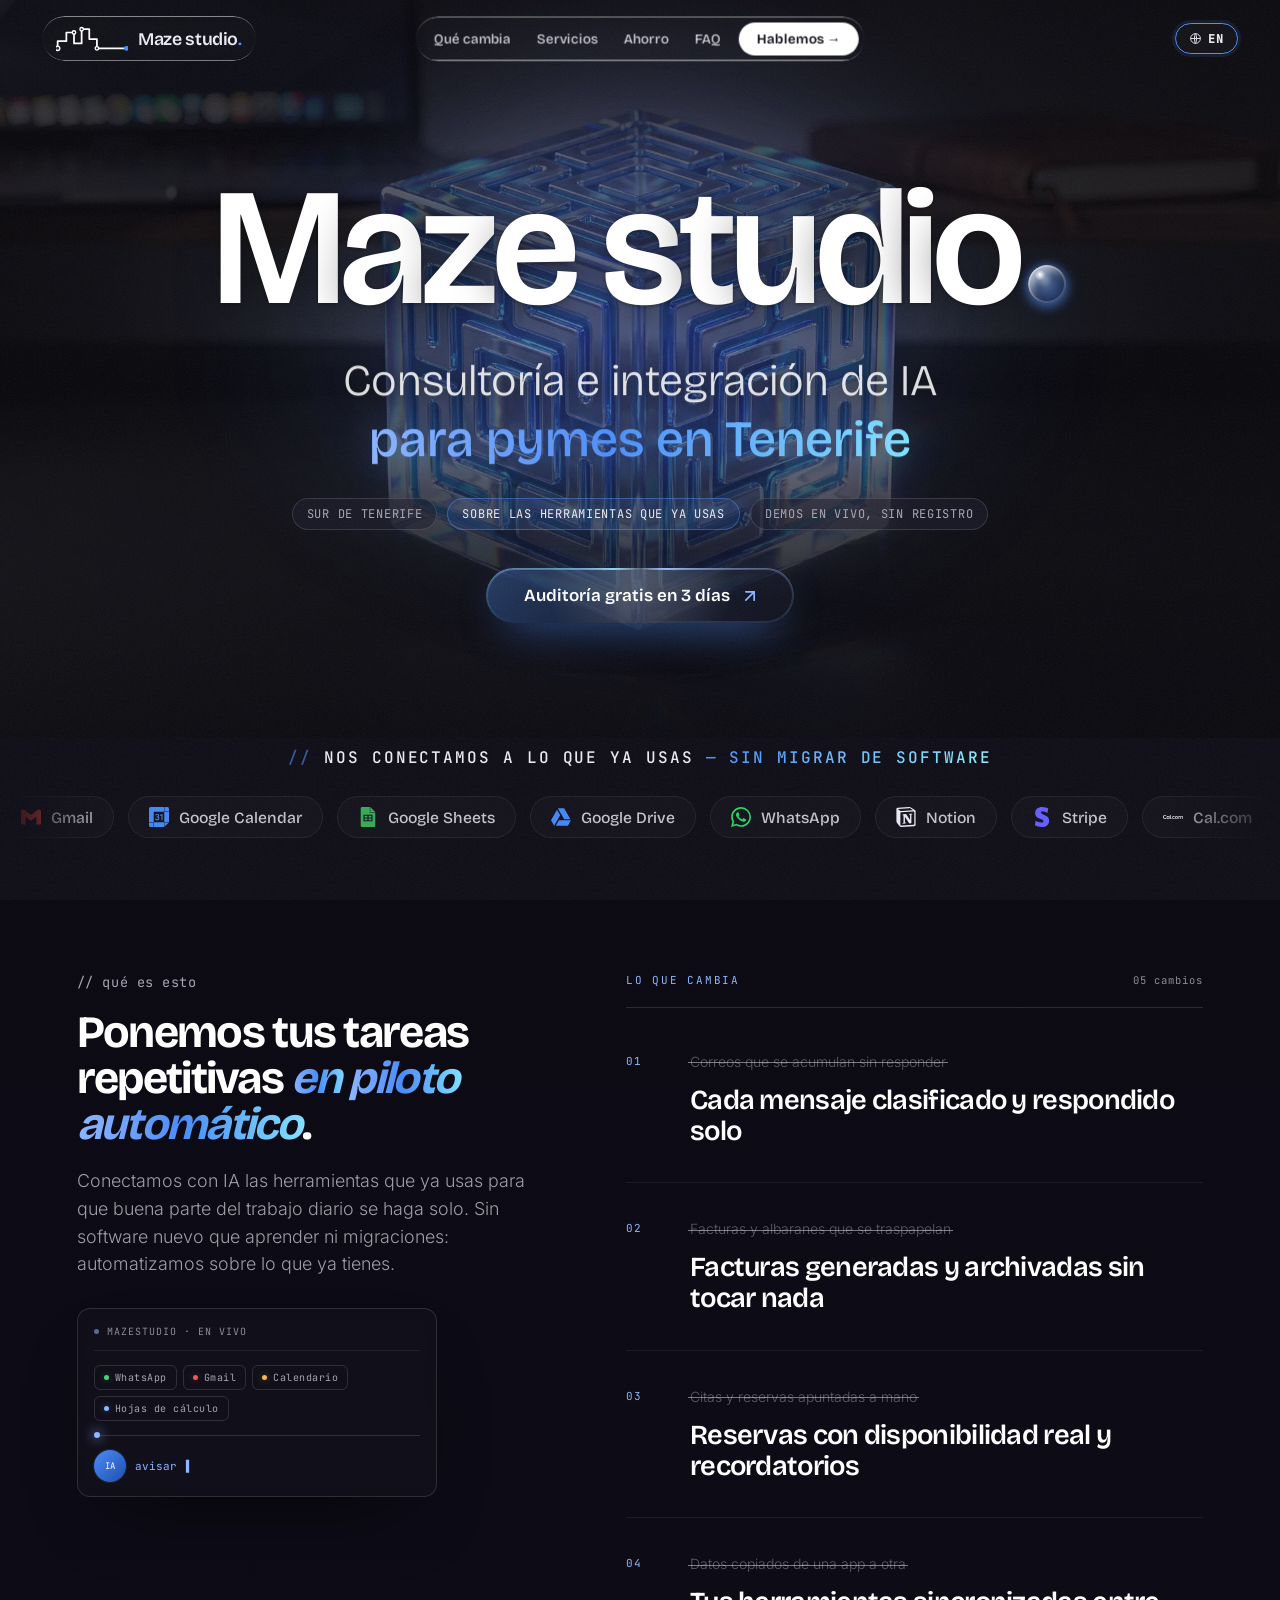
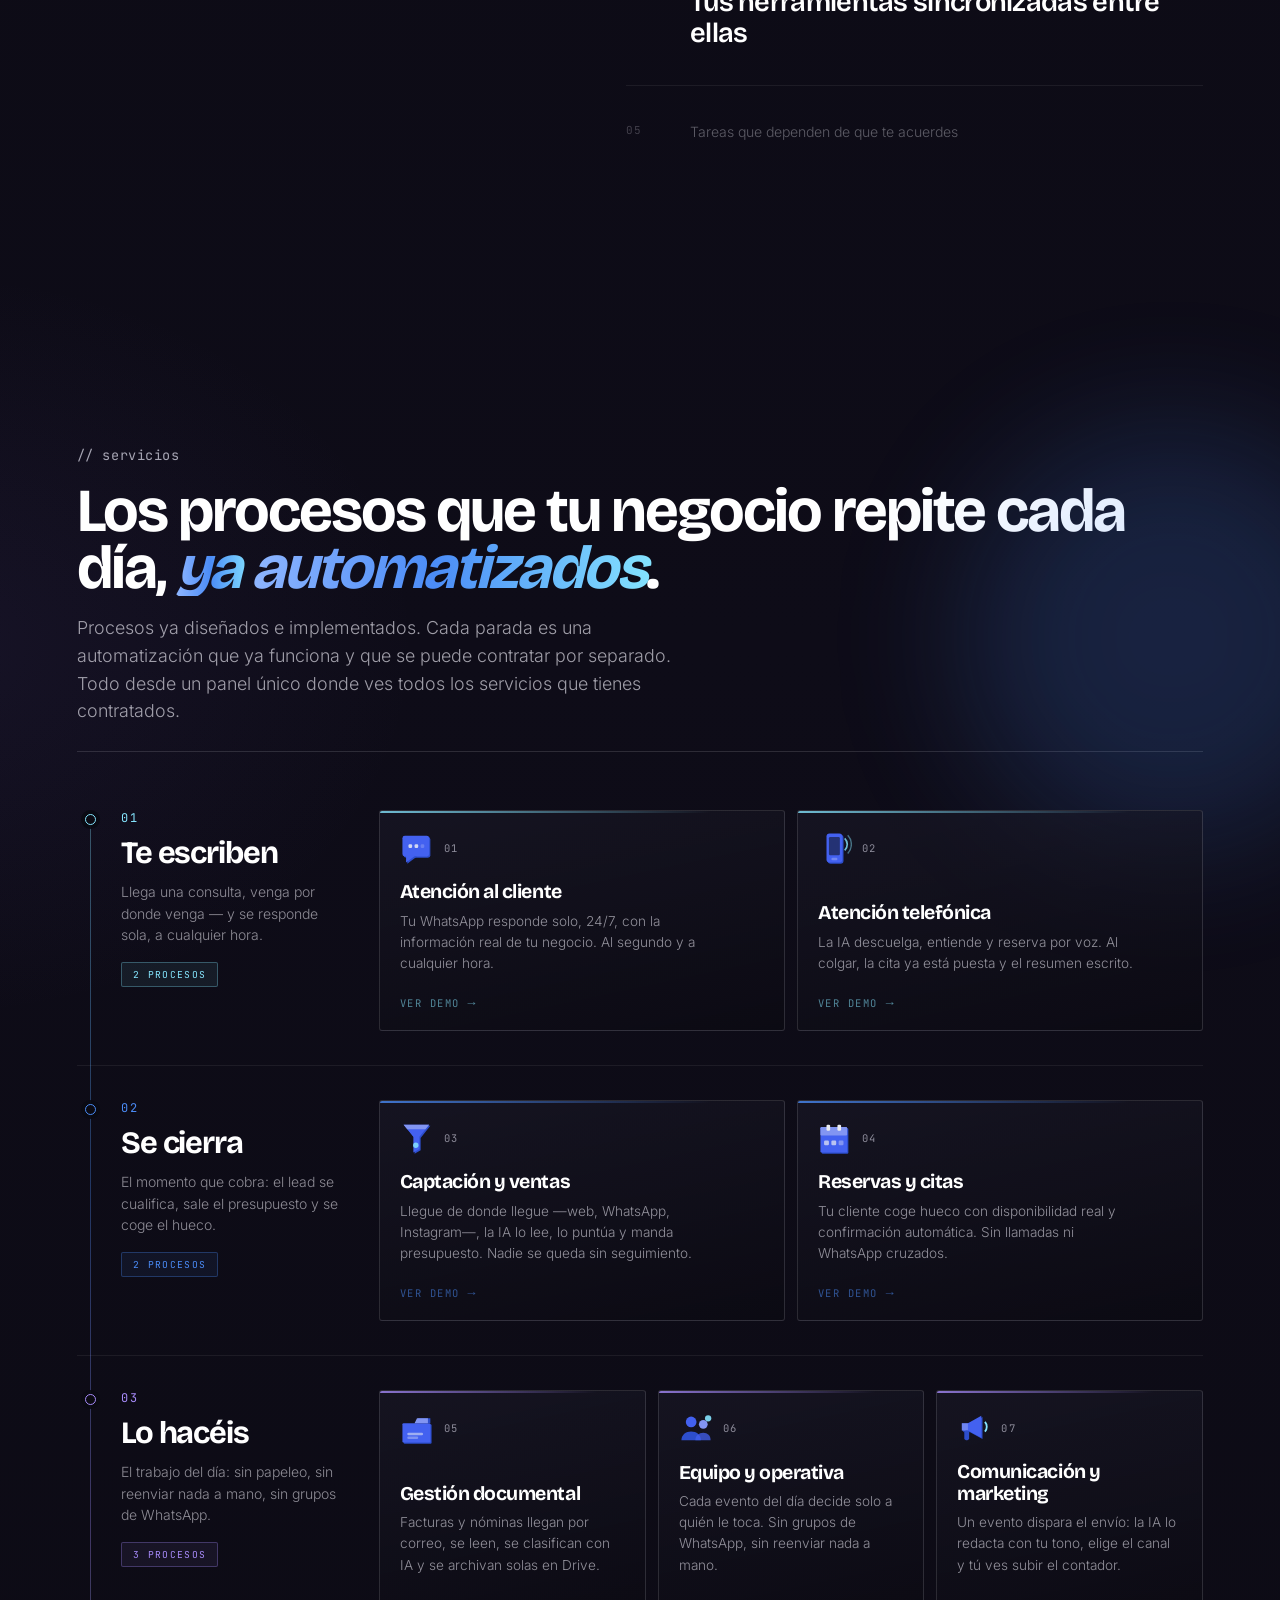
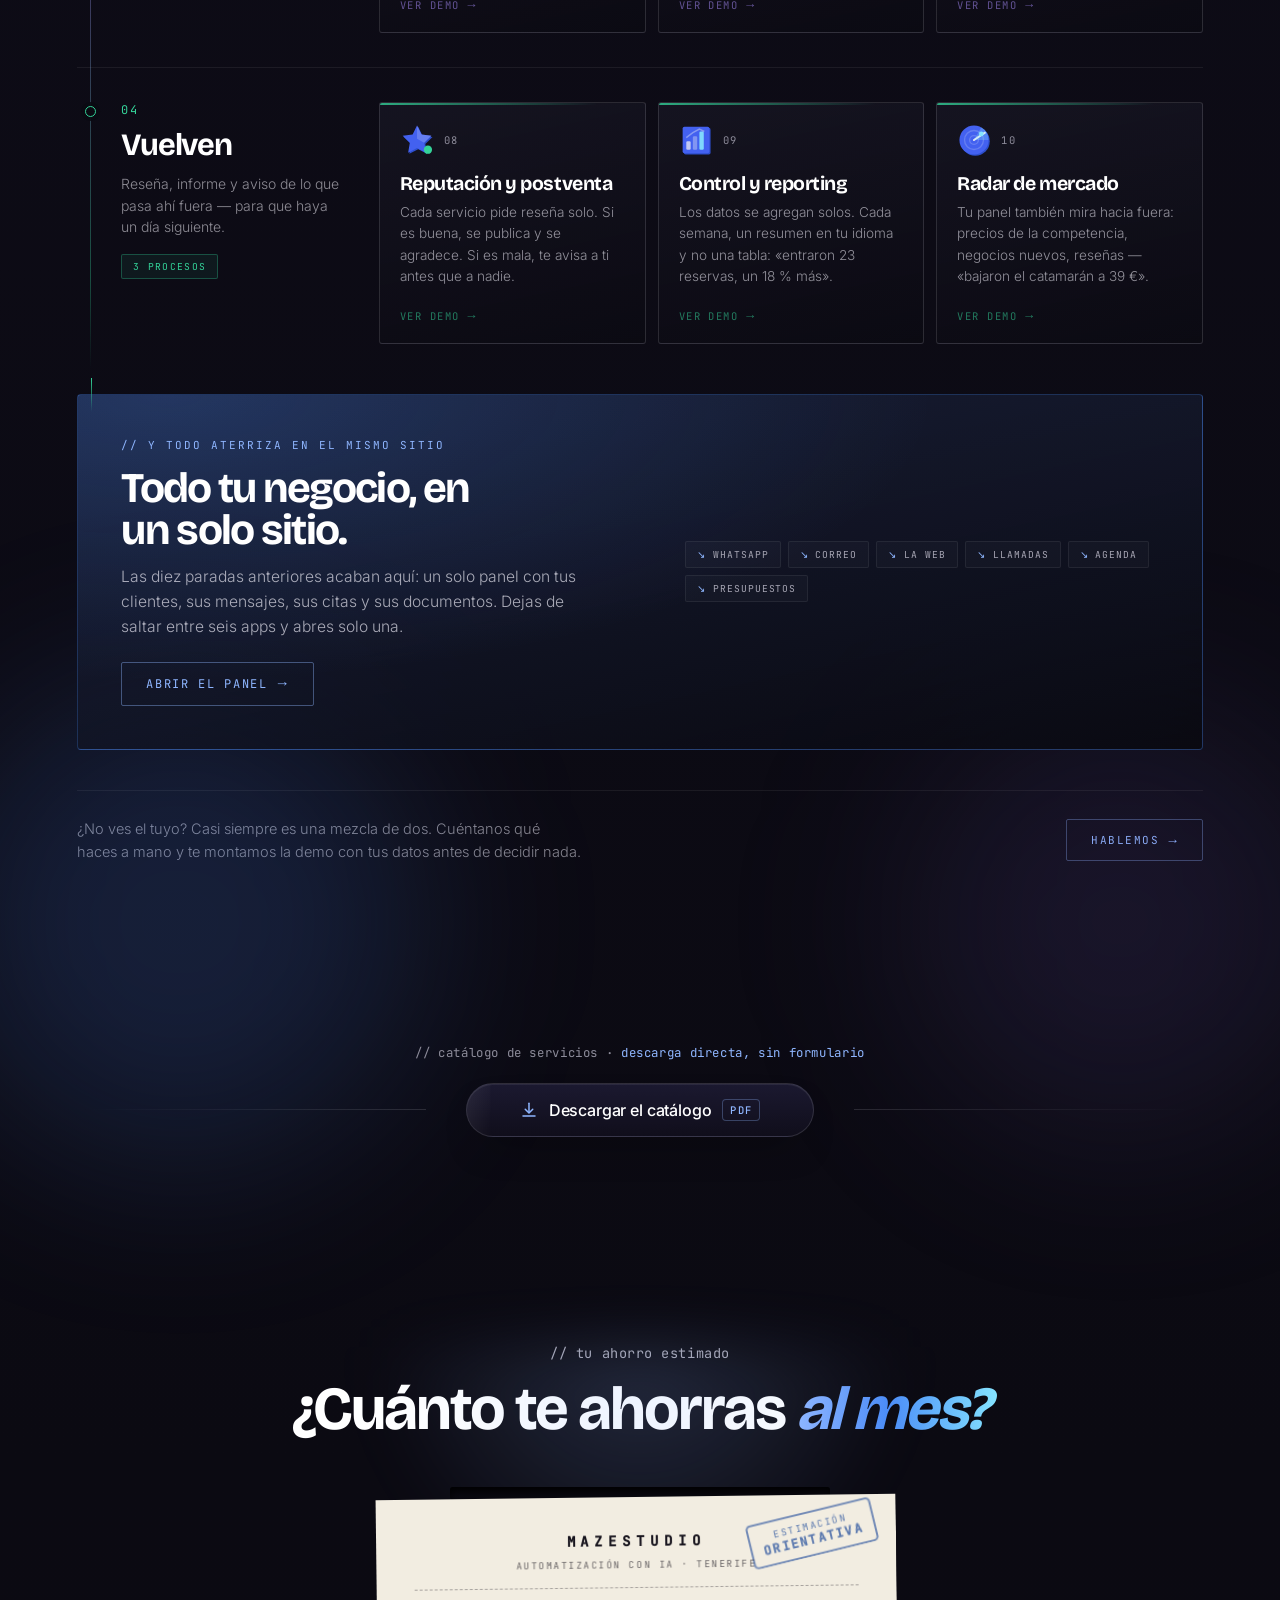
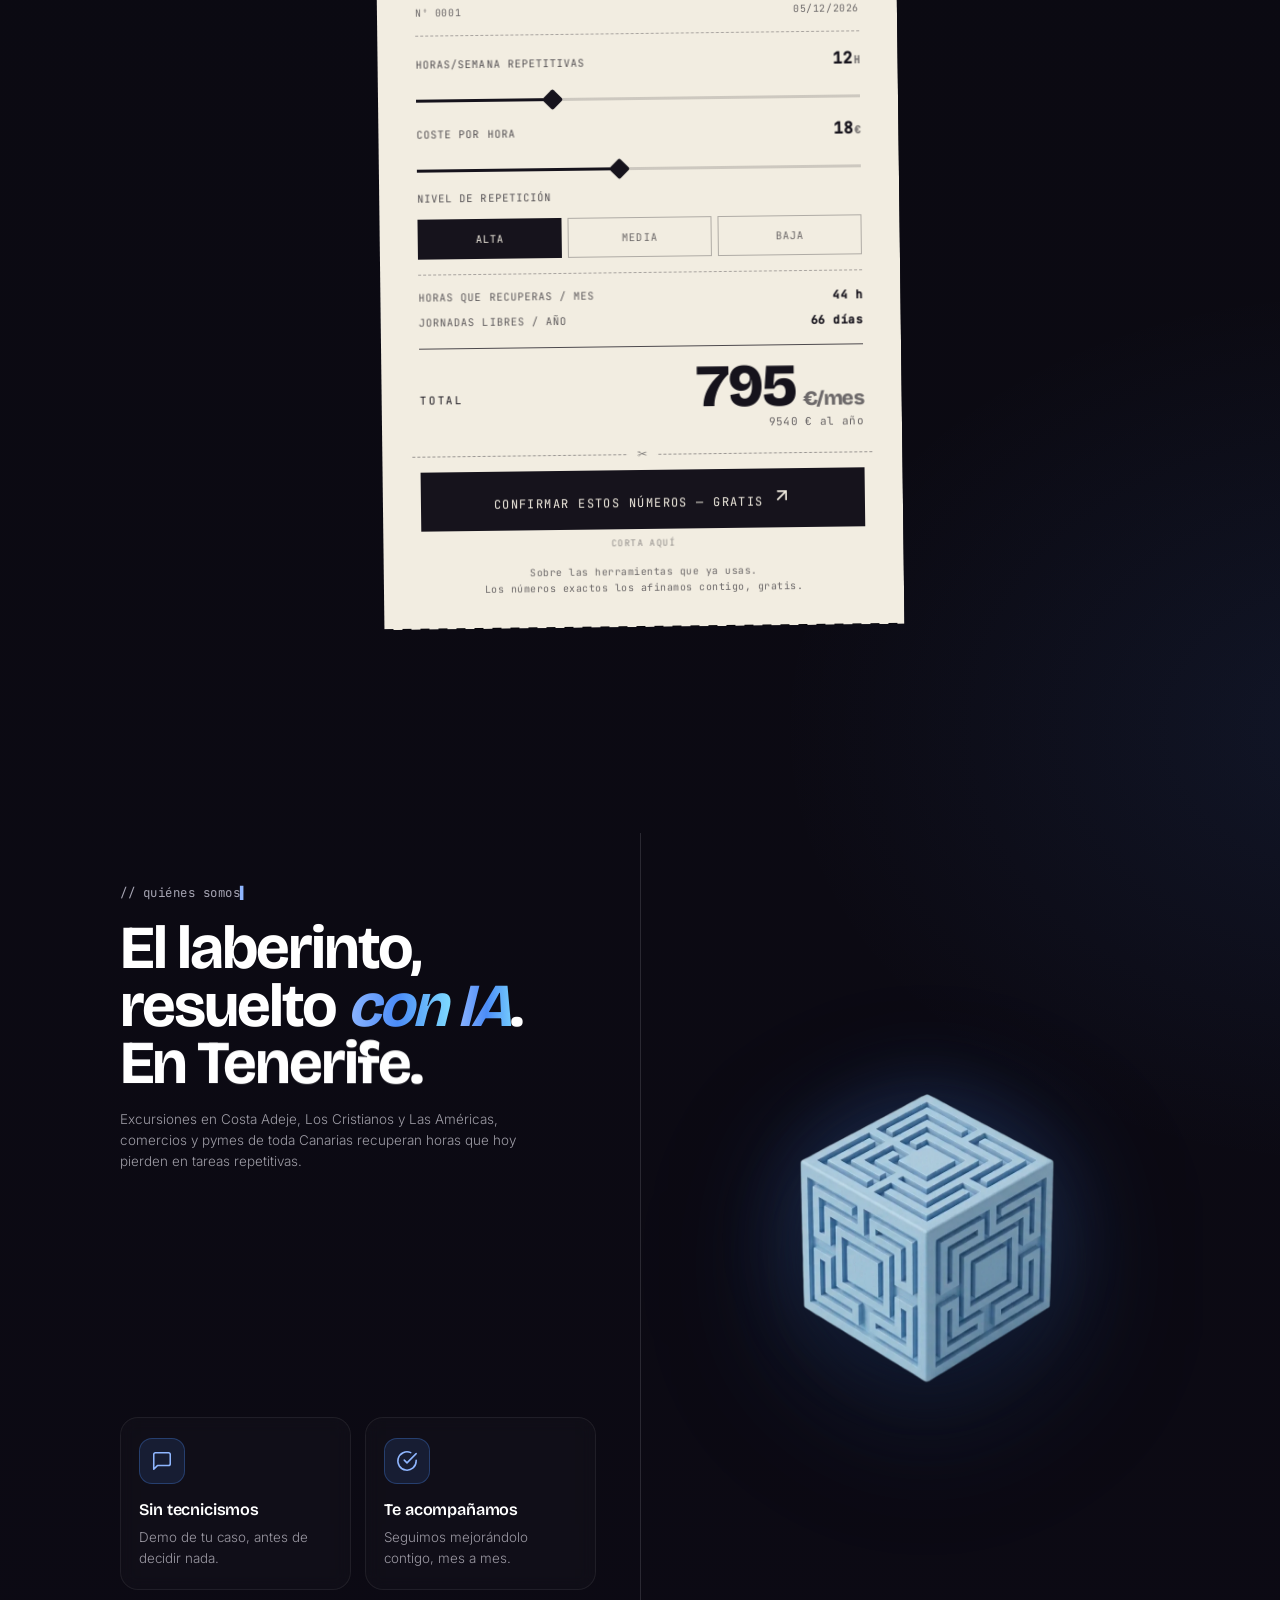
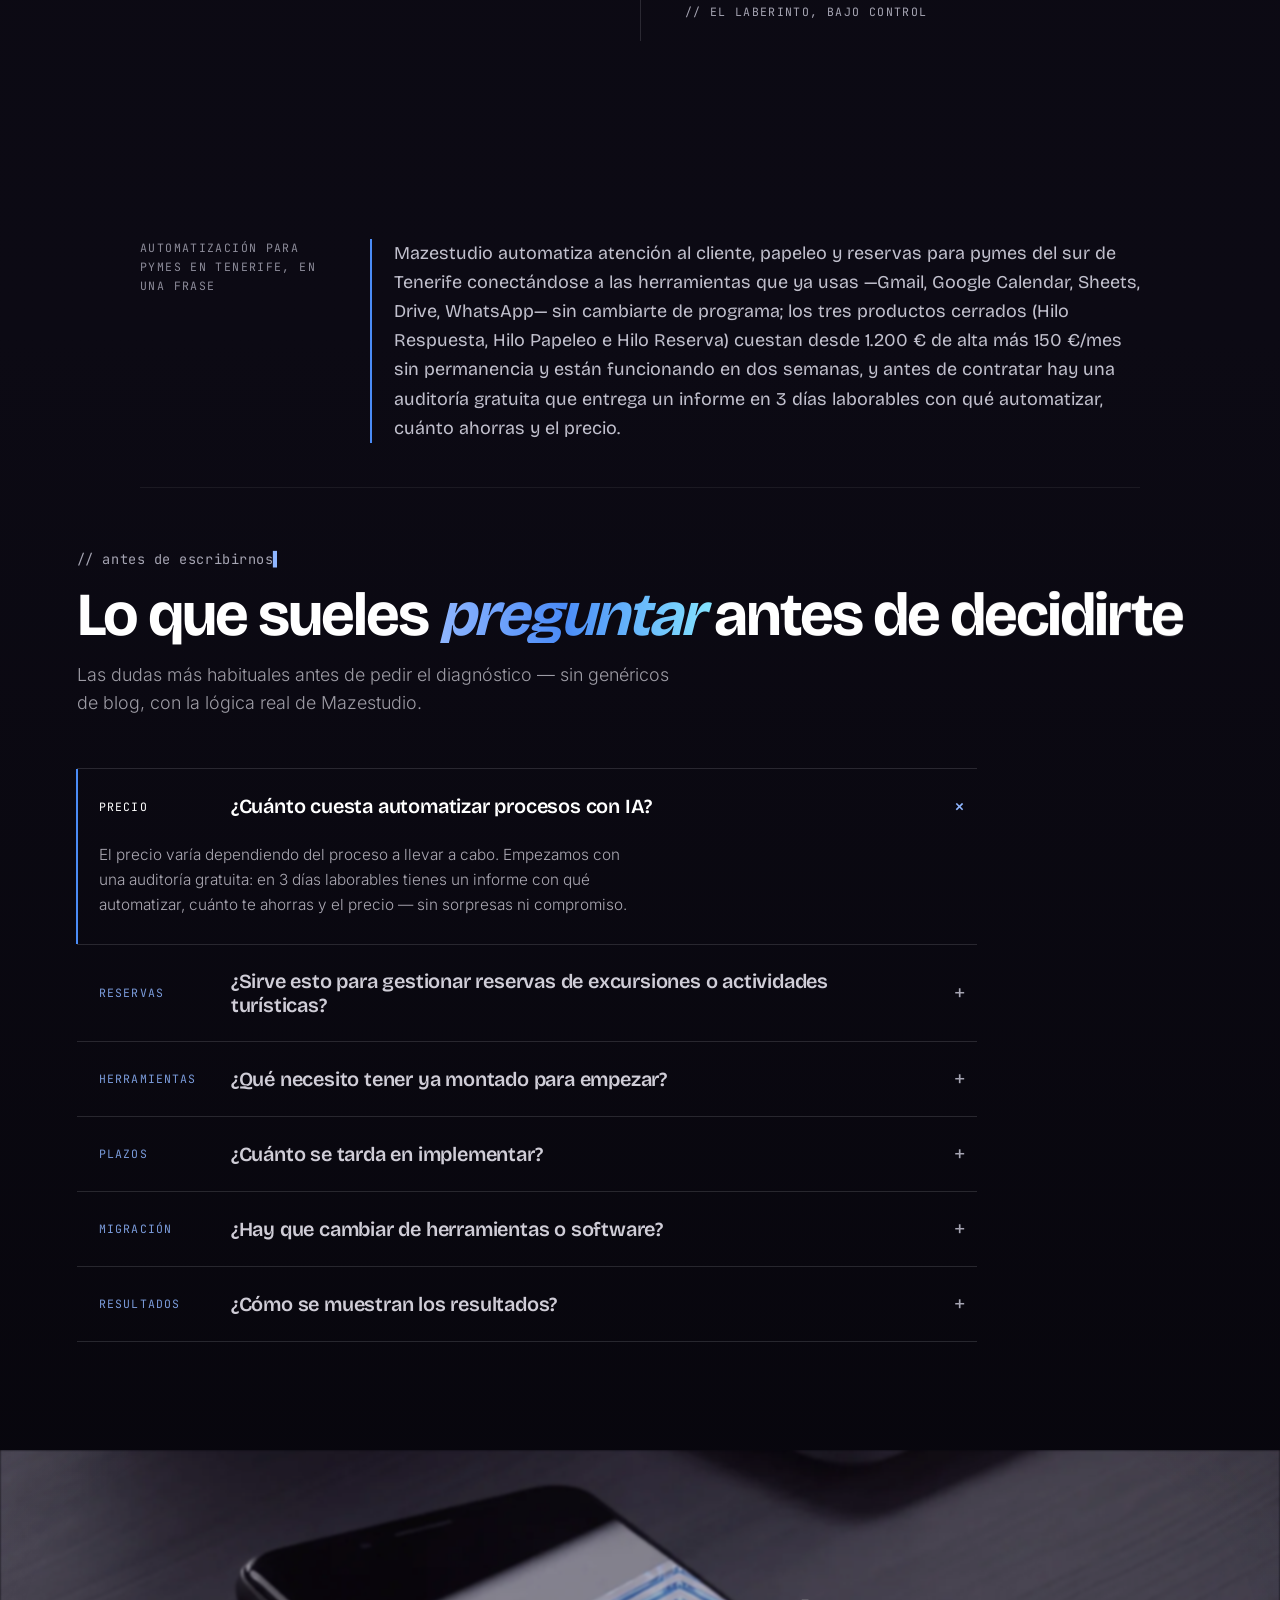
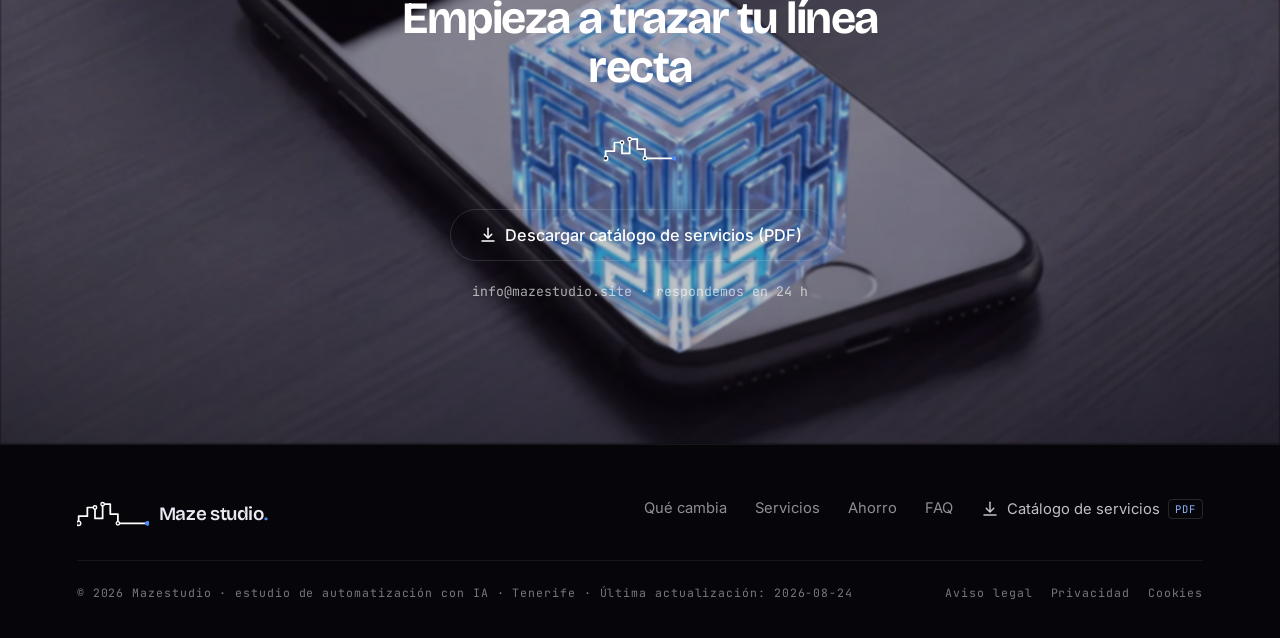
<file: index.html>
<!DOCTYPE html>
<html lang="es">
<head>
<meta charset="UTF-8">
<meta name="viewport" content="width=device-width, initial-scale=1.0">
<title>Mazestudio · Automatización con IA en Tenerife</title>
<meta name="description" content="Automatización con IA para pymes en Tenerife: conectamos tus apps y montamos asistentes para que correos, reservas y documentos se hagan solos.">
<meta name="theme-color" content="#0B0A12">

<!-- Favicon -->
<link rel="icon" href="favicon.svg" type="image/svg+xml">
<link rel="apple-touch-icon" href="apple-touch-icon.png">

<!-- Open Graph -->
<meta property="og:type"        content="website">
<meta property="og:url"         content="https://mazestudio.site/">
<meta property="og:title"       content="Maze studio, consultoría e integración de IA">
<meta property="og:description" content="Conectamos tus aplicaciones y montamos asistentes con IA para que correos, reservas y documentos se hagan solos — sobre las herramientas que ya usas.">
<meta property="og:image"       content="https://mazestudio.site/og-image.png">
<meta property="og:locale"      content="es_ES">
<!-- build.mjs invierte estos dos en /en (en_GB + alternate es_ES) -->
<meta property="og:locale:alternate" content="en_GB">

<!-- Twitter / X -->
<meta name="twitter:card"        content="summary_large_image">
<meta name="twitter:title"       content="Maze studio, consultoría e integración de IA">
<meta name="twitter:description" content="Conectamos tus aplicaciones y montamos asistentes con IA para que correos, reservas y documentos se hagan solos — sobre las herramientas que ya usas.">
<meta name="twitter:image"       content="https://mazestudio.site/og-image.png">

<!-- Canonical · con la barra final, igual que el hreflang y el sitemap:
     conviene que las tres señales digan exactamente la misma URL. -->
<link rel="canonical" href="https://mazestudio.site/">

<!-- ══════════════════════════════════════════════════════════════
     hreflang · español en / e inglés en /en. Los tres enlaces son
     IDÉNTICOS en las dos páginas a propósito: hreflang tiene que ser
     recíproco (si /en no apunta de vuelta a /, Google lo ignora).
     x-default = versión para quien no encaje en ningún idioma.
     La versión EN la genera build.mjs desde este mismo fuente.
     ══════════════════════════════════════════════════════════════ -->
<link rel="alternate" hreflang="es"        href="https://mazestudio.site/">
<link rel="alternate" hreflang="en"        href="https://mazestudio.site/en">
<link rel="alternate" hreflang="x-default" href="https://mazestudio.site/">

<!-- ══════════════════════════════════════════════════════════════
     Schema.org · describe la entidad "Mazestudio" para Google y
     para los motores de IA. Sin `address` a propósito: no hay
     domicilio fiscal público todavía (pendiente del alta). Con
     areaServed basta; añadir address solo con la calle/CP reales.
     ══════════════════════════════════════════════════════════════ -->
<script type="application/ld+json">
{
  "@context": "https://schema.org",
  "@type": "ProfessionalService",
  "@id": "https://mazestudio.site/#mazestudio",
  "name": "Mazestudio",
  "alternateName": "Maze studio",
  "description": "Estudio de automatización con IA en Tenerife. Conectamos las aplicaciones que una pyme ya usa y montamos asistentes con IA para que correos, reservas y documentos se hagan solos.",
  "url": "https://mazestudio.site",
  "logo": "https://mazestudio.site/apple-touch-icon.png",
  "image": "https://mazestudio.site/og-image.png",
  "email": "info@mazestudio.site",
  "telephone": "+34636152135",
  "areaServed": {
    "@type": "AdministrativeArea",
    "name": "Tenerife, Canarias, España"
  },
  "knowsLanguage": ["es", "en"],
  "priceRange": "€€",
  "serviceType": [
    "Automatización de procesos con IA",
    "Integración de aplicaciones",
    "Asistentes conversacionales para pymes"
  ]
}
</script>

<link rel="stylesheet" href="assets/fonts/fonts.css">

<!-- Precarga del póster del hero — es el elemento LCP.
     Vive dentro de <FadingVideo>, o sea que sin esto el navegador no se entera
     de que existe hasta que ha bajado y ejecutado los 6 scripts + app.js y
     React ha montado: medido el 20/08/2026 en móvil (Fast 4G, CPU ×4) eran
     2.008 ms de "load delay" para un fichero que tarda 2 ms en descargarse.
     El media coincide con el breakpoint que usa el JS para elegir el vídeo
     (max-width:860px), así que cada dispositivo precarga solo el suyo. -->
<link rel="preload" as="image" href="assets/referencias/poster-cubo-carga-movil.webp" media="(max-width:860px)" fetchpriority="high">
<link rel="preload" as="image" href="assets/referencias/poster-cubo-carga.webp" media="(min-width:861px)" fetchpriority="high">

<!-- ══════════════════════════════════════════════════════════════
     IDIOMA · el idioma lo decide LA URL: / = español, /en = inglés.
     Antes lo decidía localStorage, y eso tenía dos problemas de fondo:
     el inglés no era una URL (no se podía indexar ni enlazar) y el
     MISMO URL podía servir dos idiomas distintos según el visitante
     — contenido que no coincide con su hreflang, que Google penaliza.
     Se sigue escribiendo mz_lang para que hablemos.html y las páginas
     legales (que traducen en cliente) sigan el idioma de la home.
     ══════════════════════════════════════════════════════════════ -->
<script>
(function(){
  var LANG_KEY = 'mz_lang';
  // acepta /en, /en/ y /en.html — y también .../publicado/en.html, que es
  // como se verifica en local abriendo el fichero a pelo (file://).
  var ruta = location.pathname.replace(/\/+$/, '');
  var lang = /(^|\/)en(\.html)?$/i.test(ruta) ? 'en' : 'es';
  window.MS_LANG = lang;
  document.documentElement.lang = lang;
  try { localStorage.setItem(LANG_KEY, lang); } catch(e){}

  window.I18N_EN = {
    /* meta · las usa build.mjs para generar el <head> de /en, además del
       toggle en cliente. Si borras una, el build FALLA en vez de publicar
       media página en español (ver traducirHead() en build.mjs). */
    "Mazestudio · Automatización con IA en Tenerife": "Mazestudio · AI Automation for Small Businesses in Tenerife",
    "Automatización con IA para pymes en Tenerife: conectamos tus apps y montamos asistentes para que correos, reservas y documentos se hagan solos.": "AI automation for small businesses in Tenerife: we connect your apps and build assistants so emails, bookings and documents handle themselves.",
    /* título social (og:title / twitter:title) */
    "Maze studio, consultoría e integración de IA": "Maze studio, AI consulting and integration",
    /* descripción social (og:description / twitter:description) */
    "Conectamos tus aplicaciones y montamos asistentes con IA para que correos, reservas y documentos se hagan solos — sobre las herramientas que ya usas.": "We connect your apps and build AI assistants so emails, bookings and documents handle themselves — on the tools your business already uses.",
    /* descripción de la entidad en el JSON-LD */
    "Estudio de automatización con IA en Tenerife. Conectamos las aplicaciones que una pyme ya usa y montamos asistentes con IA para que correos, reservas y documentos se hagan solos.": "AI automation studio in Tenerife. We connect the apps a small business already uses and build AI assistants so emails, bookings and documents handle themselves.",

    /* preloader */
    "Trazando la línea recta": "Drawing the straight line",

    /* navbar */
    "Qué cambia": "What changes",
    "Cómo funciona": "How it works",
    "Ahorro": "Savings",
    "Servicios": "Services",
    "Soluciones": "Solutions",
    "FAQ": "FAQ",
    "Hablemos →": "Let's talk →",
    "Abrir menú": "Open menu",
    "Switch to English": "Switch to English",
    "Cambiar a español": "Switch to Spanish",

    /* hero */
    "Consultoría e integración de IA ": "AI consulting and integration ",
    "para pymes en Tenerife": "for small businesses in Tenerife",

    /* CTA del ROI (antes decía "Ver cómo funciona" y volvía a #como) */
    "Confirmar estos números — gratis": "Confirm these numbers — free",

    /* el cierre del recorrido · el panel */
    "Todo tu negocio, en un solo sitio.": "Your whole business, in one single place.",
    "Hablemos": "Let's talk",

    /* marquee */
    "nos conectamos a lo que ya usas ": "we plug into what you already use ",
    "— sin migrar de software": "— no software migration",

    /* qué es esto + lo que cambia · una sola sección (el rail) */
    "// qué es esto": "// what this is",
    "Ponemos tus tareas repetitivas ": "We put your repetitive tasks ",
    "en piloto automático": "on autopilot",
    "Conectamos con IA las herramientas que ya usas para que buena parte del trabajo diario se haga solo. Sin software nuevo que aprender ni migraciones: automatizamos sobre lo que ya tienes.":
      "We use AI to connect the tools you already use so a good part of the daily work handles itself. No new software to learn, no migrations: we automate on top of what you already have.",
    "mazestudio · en vivo": "mazestudio · live",
    "Calendario": "Calendar",
    "Hojas de cálculo": "Spreadsheets",
    "responder": "reply",
    "agendar": "schedule",
    "archivar": "file",
    "avisar": "notify",
    "lo que cambia": "what changes",
    "05 cambios": "05 changes",
    "Correos que se acumulan sin responder": "Emails piling up unanswered",
    "Cada mensaje clasificado y respondido solo": "Every message classified and answered on its own",
    "Facturas y albaranes que se traspapelan": "Invoices and delivery notes getting lost in the shuffle",
    "Facturas generadas y archivadas sin tocar nada": "Invoices generated and filed without lifting a finger",
    "Citas y reservas apuntadas a mano": "Appointments and bookings jotted down by hand",
    "Reservas con disponibilidad real y recordatorios": "Bookings with real-time availability and reminders",
    "Datos copiados de una app a otra": "Data copied from one app to another",
    "Tus herramientas sincronizadas entre ellas": "Your tools synced with each other",
    "Tareas que dependen de que te acuerdes": "Tasks that depend on you remembering",
    "Funciona aunque tú no estés": "Runs even when you're not there",

    /* cómo funciona */
    "// cómo funciona": "// how it works",
    "Demo de ": "Process ",
    "procesos": "demos",
    "Estas automatizaciones están funcionando ahora mismo. Ábrelas y juega con ellas.": "These automations are running right now. Open them up and play with them.",
    "Biblioteca de demos": "Demo library",
    "Gestión documental": "Document management",
    "Facturas y nóminas que llegan por email se clasifican con IA y se archivan solas en Drive por proveedor.": "Invoices and payslips arriving by email get classified by AI and filed automatically in Drive, sorted by supplier.",
    "Llega un email con una factura o nómina": "An email arrives with an invoice or payslip",
    "La IA la lee y la clasifica sola": "AI reads it and classifies it on its own",
    "Se archiva en su carpeta de Drive": "It's filed in its Drive folder",
    "Reservas y citas sin fricción": "Frictionless bookings and appointments",
    "Tu cliente reserva un hueco —una cita, una mesa o una plaza en una excursión— con disponibilidad real y confirmación automática, sin llamadas ni WhatsApp cruzados.": "Your customer books a slot — an appointment, a table, or a spot on a tour — with real availability and automatic confirmation, no calls or crossed WhatsApp messages.",
    "Tu cliente pide cita en un formulario": "Your customer requests an appointment via a form",
    "El sistema busca el hueco libre y lo reserva": "The system finds the open slot and books it",
    "Le llega el aviso por WhatsApp": "They get notified over WhatsApp",
    "Radar de mercado": "Market radar",
    "Tu CRM también mira hacia fuera: lee webs públicas —precios de la competencia, negocios nuevos, reseñas— y te avisa en cristiano cuando algo cambia.": "Your CRM also looks outward: it reads public websites —competitor prices, new businesses, reviews— and alerts you in plain language when something changes.",
    "Lee webs públicas: competencia, directorios, reseñas": "It reads public websites: competitors, directories, reviews",
    "Compara con ayer y decide si algo importa": "It compares with yesterday and decides if it matters",
    "Te avisa en cristiano: «bajaron el catamarán a 39 €»": "It alerts you in plain language: “they dropped the catamaran to €39”",
    "Atención al cliente": "Customer support",
    "Responde los emails de clientes con IA usando la información real de tu negocio.": "Replies to customer emails with AI, using your business's real information.",
    "Entra el email de un cliente": "A customer email comes in",
    "La IA responde con la info de tu negocio": "AI replies using your business info",
    "Respuesta enviada — tú no tocas nada": "Reply sent — you don't touch a thing",
    "CRM centralizado": "Centralized CRM",
    "WhatsApp, correo, la web y las llamadas entran, se convierten en ficha solas y aparecen ordenadas en un único panel. Abres una app en vez de seis.": "WhatsApp, email, the website and phone calls come in, turn into contact records on their own and appear organized in a single panel. You open one app instead of six.",
    "Entra un WhatsApp, un correo o una llamada": "A WhatsApp, an email or a call comes in",
    "Se convierte en ficha y se ordena solo": "It becomes a contact record and sorts itself",
    "Todo en un panel: bandeja, clientes y agenda": "All in one panel: inbox, clients and calendar",
    "en vivo": "live",
    "próximamente": "coming soon",
    "En vivo": "Live",
    "Próximamente": "Coming soon",
    "Ver demo": "View demo",
    "Disponible pronto": "Available soon",
    "listo en ": "ready in ",
    "Cerrar demo": "Close demo",
    "automatizaciones que contratas": "automations you hire",
    "Cada proceso es una ": "Each process is a ",
    "pieza que puedes contratar por separado": "piece you can hire on its own",
    ". Empieza por la que más te aprieta.": ". Start with the one that hurts most.",
    "y todo se ve en un panel": "and it all shows in one panel",
    "El visualizador · en vivo": "The dashboard · live",
    "Todo lo que automatizas termina aquí. Un único panel donde ver la bandeja, los clientes y la agenda sin abrir seis apps.": "Everything you automate ends up here. A single panel to see the inbox, your clients and the calendar without opening six apps.",
    "Ver el panel": "View the panel",
    "Correo": "Email",
    "Llamada": "Call",
    "Nuevo": "New",
    "Hoy": "Today",
    "Bandeja": "Inbox",
    "Clientes": "Clients",
    "Agenda": "Calendar",
    "vista previa del flujo": "flow preview",
    "así funcionará": "how it will work",

    /* soluciones */
    "// soluciones": "// solutions",
    "Lo que ya hemos ": "What we've already ",
    "resuelto.": "solved.",
    "Casos concretos, con resultado medible. Si el tuyo no está aquí, te lo diseñamos.": "Real cases with measurable results. If yours isn't listed here, we'll design it.",
    "facturacion()": "invoicing()",
    "agenda()": "scheduling()",
    "documental()": "documents()",
    "informes()": "reports()",
    "Facturas y cobros automáticos": "Automatic invoicing and payments",
    "Genera, envía y archiva facturas sin tocar nada. Avisa por WhatsApp si una lleva +15 días sin pagar.": "Generates, sends and files invoices without you touching a thing. Sends a WhatsApp alert if one goes unpaid for 15+ days.",
    "3–6 h/mes recuperadas": "3–6 hrs/month reclaimed",
    "Reservas y citas sin fricción": "Frictionless bookings and appointments",
    "El cliente elige hueco con disponibilidad real, confirma solo y recibe recordatorios automáticos. Sobre tu sistema de siempre.": "The customer picks a slot with real availability, it confirms itself and sends automatic reminders — on top of the system you already use.",
    "2–4 h/mes recuperadas": "2–4 hrs/month reclaimed",
    "Bandejas sin colapso": "Inboxes that never overflow",
    "Clasificación, respuestas automáticas y rutas según el tipo de mensaje. Alertas si un VIP escribe urgente.": "Classification, automatic replies and routing based on message type. Alerts you if a VIP writes something urgent.",
    "5–10 h/mes recuperadas": "5–10 hrs/month reclaimed",
    "Documentos en orden solos": "Documents that organize themselves",
    "Facturas y nóminas de proveedores clasificadas, archivadas en Drive y enviadas a la asesoría.": "Supplier invoices and payslips classified, filed in Drive and sent straight to your accountant.",
    "Cero documentos perdidos": "Zero documents lost",
    "Primer contacto al instante": "Instant first contact",
    "El lead entra, recibe bienvenida, se cualifica y aterriza en el CRM. Respuesta en minutos, no días.": "The lead comes in, gets a welcome message, is qualified and lands in your CRM. A reply in minutes, not days.",
    "0 leads enfriados": "0 leads gone cold",
    "Informes automáticos": "Automatic reports",
    "Cada lunes, un resumen de ventas y tareas en tu bandeja o Slack. Dashboard en tiempo real.": "Every Monday, a sales and task summary lands in your inbox or Slack. Real-time dashboard included.",
    "4–8 h/mes recuperadas": "4–8 hrs/month reclaimed",

    /* por qué mazestudio */
    "// quiénes somos": "// who we are",
    "El laberinto, resuelto ": "The maze, solved ",
    "con IA": "with AI",
    ". En Tenerife.": ". In Tenerife.",
    "Excursiones en Costa Adeje, Los Cristianos y Las Américas, comercios y pymes de toda Canarias recuperan horas que hoy pierden en tareas repetitivas.": "Tour operators in Costa Adeje, Los Cristianos and Las Américas, shops and small businesses across the Canary Islands reclaim hours they currently lose to repetitive tasks.",
    "Tenerife, de cerca": "Tenerife, up close",
    "Del sur de Tenerife. Conocemos tu mercado y estamos cerca.": "From southern Tenerife. We know your market and we're close by.",
    "Sobre tus herramientas": "Built on your tools",
    "Cero migraciones. Automatizamos con n8n sobre lo que ya tienes.": "Zero migrations. We automate with n8n on top of what you already have.",
    "Sin tecnicismos": "No tech jargon",
    "Demo de tu caso, antes de decidir nada.": "A demo of your case, before you decide anything.",
    "Te acompañamos": "We stick with you",
    "Seguimos mejorándolo contigo, mes a mes.": "We keep improving it with you, month after month.",
    "// el laberinto, bajo control": "// the maze, under control",

    /* roi */
    "// tu ahorro estimado": "// your estimated savings",
    "¿Cuánto te ahorras ": "How much do you save ",
    "al mes?": "a month?",
    "estimación": "estimate",
    "orientativa": "ballpark",
    "Automatización con IA · Tenerife": "AI automation · Tenerife",
    "Horas/semana repetitivas": "Hours/week, repetitive",
    "Horas/semana en tareas repetitivas": "Hours/week on repetitive tasks",
    "Horas por semana en tareas repetitivas": "Hours per week on repetitive tasks",
    "Coste por hora de ese trabajo": "Cost per hour of that work",
    "Coste por hora": "Cost per hour",
    "Nivel de repetición": "Repetition level",
    "Nivel de repetición de esas tareas": "How repetitive are those tasks",
    "Alta": "High",
    "Media": "Medium",
    "Baja": "Low",
    "tu ahorro cada mes": "your savings every month",
    "Horas que recuperas / mes": "Hours you reclaim / month",
    "Jornadas libres / año": "Free workdays / year",
    "Total": "Total",
    " €/mes": " €/mo",
    " € al año": " € a year",
    " € al año · sobre las herramientas que ya usas": " € a year · on top of the tools you already use",
    "horas que recuperas": "hours reclaimed",
    "al mes": "per month",
    "jornadas libres": "free workdays",
    "al año": "per year",
    "días": "days",
    "De ese trabajo repetitivo": "Of that repetitive work",
    "automatizable": "automatable",
    ", sin que tú toques nada.": ", without you lifting a finger.",
    "Nos encargamos de ~": "We handle ~",
    "% de esas tareas": "% of those tasks",
    "corta aquí": "cut here",
    "Sobre las herramientas que ya usas.": "On top of the tools you already use.",
    "Los números exactos los afinamos contigo, gratis.": "We fine-tune the exact numbers with you, for free.",
    "// estimación orientativa — los números exactos los afinamos contigo, gratis": "// ballpark estimate — we fine-tune the exact numbers with you, for free",

    /* faq */
    "// antes de escribirnos": "// before you write to us",
    "Lo que sueles ": "What you usually ",
    "preguntar": "ask",
    " antes de decidirte": " before deciding",
    "Las dudas más habituales antes de pedir el diagnóstico — sin genéricos de blog, con la lógica real de Mazestudio.": "The most common doubts before requesting the diagnosis — no generic blog answers, just Mazestudio's real approach.",
    "Precio": "Price",
    "Reservas": "Bookings",
    "Herramientas": "Tools",
    "Plazos": "Timeline",
    "Migración": "Migration",
    "Resultados": "Results",
    "¿Cuánto cuesta automatizar procesos con IA?": "How much does it cost to automate processes with AI?",
    "El precio varía dependiendo del proceso a llevar a cabo. Empezamos con una auditoría gratuita: en 3 días laborables tienes un informe con qué automatizar, cuánto te ahorras y el precio — sin sorpresas ni compromiso.": "The price varies depending on the process involved. We start with a free audit: within 3 working days you get a report on what to automate, how much you'd save, and the price — no surprises, no commitment.",
    "¿Sirve esto para gestionar reservas de excursiones o actividades turísticas?": "Does this work for managing bookings for tours or other tourism activities?",
    "Sí. Conectamos tu sistema de reservas actual (plataforma de reservas, Google Calendar, WhatsApp) para que las consultas se respondan solas, se compruebe la disponibilidad real y se confirme la plaza sin que tengas que estar pendiente del móvil todo el día, pudiendo configurarlo plenamente a tu gusto.": "Yes. We connect your current booking system (booking platform, Google Calendar, WhatsApp) so enquiries get answered automatically, real availability gets checked, and the spot gets confirmed without you having to watch your phone all day — fully configurable to your liking.",
    "¿Qué necesito tener ya montado para empezar?": "What do I need to already have in place to get started?",
    "Nada nuevo. No te cambiamos de programa: nos conectamos a las herramientas que ya usas —tu sistema de reservas, Google Calendar, hojas de cálculo, CRM, WhatsApp— y automatizamos encima.": "Nothing new. We don't switch you to a different program: we connect to the tools you already use —your booking system, Google Calendar, spreadsheets, CRM, WhatsApp— and automate on top of them.",
    "¿Cuánto se tarda en implementar?": "How long does it take to implement?",
    "Depende de la complejidad, pero muchas automatizaciones sencillas están listas en pocos días. En el diagnóstico inicial te damos un plazo real, no una estimación genérica.": "It depends on the complexity, but many simple automations are ready in a few days. In the initial diagnosis we give you a real timeline, not a generic estimate.",
    "¿Hay que cambiar de herramientas o software?": "Do I have to switch tools or software?",
    "No. Es uno de los principios del servicio: automatizamos sobre lo que ya tienes, no te obligamos a migrar a un sistema nuevo.": "No. It's one of the core principles of the service: we automate on top of what you already have, we don't force you to migrate to a new system.",
    "¿Cómo se muestran los resultados?": "How are the results shown?",
    "Por defecto, en las mismas herramientas que ya usas: tu calendario se actualiza solo, te llega la confirmación por WhatsApp o email, tu hoja de cálculo se rellena sin que tengas que tocar nada. Si quieres verlo todo junto, podemos añadir un resumen o panel sencillo con lo que se ha hecho, explicado en lenguaje claro, sin tecnicismos.": "By default, in the same tools you already use: your calendar updates itself, the confirmation reaches you by WhatsApp or email, your spreadsheet fills in without you touching anything. If you want it all in one place, we can add a simple summary or panel showing what was done, explained in plain language, no jargon.",

    /* cta + footer */
    "Empieza a trazar tu línea recta": "Start drawing your straight line",
    "Auditoría gratis en 3 días": "Free audit in 3 days",
    "info@mazestudio.site · respondemos en 24 h": "info@mazestudio.site · we reply within 24 h",
    "© 2026 Mazestudio · estudio de automatización con IA · Tenerife": "© 2026 Mazestudio · AI automation studio · Tenerife",
    "Última actualización": "Last updated",
    "Aviso legal": "Legal notice",
    "Privacidad": "Privacy",

    /* catálogo de servicios (PDF) */
    "Descargar catálogo de servicios (PDF)": "Download services catalogue (PDF)",
    "Catálogo de servicios": "Services catalogue",
    "Qué automatizamos, cómo trabajamos y qué recibes. PDF, sin dejar tus datos.": "What we automate, how we work and what you get. PDF, no form to fill in.",
    "// catálogo de servicios": "// services catalogue",
    "descarga directa, sin formulario": "direct download, no form",
    "Descargar el catálogo": "Download the catalogue",
    "Preparando la descarga…": "Preparing your download…",
    "Catálogo descargado": "Catalogue downloaded",

    /* chips de confianza del héroe */
    "Sur de Tenerife": "South Tenerife",
    "Sobre las herramientas que ya usas": "On the tools you already use",
    "Demos en vivo, sin registro": "Live demos, no sign-up",

    /* el recorrido · un día entero del negocio en cuatro momentos */
    "// servicios": "// services",
    "Los procesos que tu negocio repite cada día, ": "The processes your business repeats every day, ",
    "ya automatizados": "already automated",
    "Procesos ya diseñados e implementados. Cada parada es una automatización que ya funciona y que se puede contratar por separado. Todo desde un panel único donde ves todos los servicios que tienes contratados.": "Processes already designed and up and running. Every stop is an automation that already works and that you can hire on its own. All from a single panel where you see every service you have hired.",
    "procesos": "processes",
    "en vivo": "live",
    "en preparación": "in the works",
    "Te escriben": "They message you",
    "Llega una consulta, venga por donde venga — y se responde sola, a cualquier hora.": "An enquiry comes in, whatever the channel — and it answers itself, at any hour.",
    "Se cierra": "It closes",
    "El momento que cobra: el lead se cualifica, sale el presupuesto y se coge el hueco.": "The moment that earns: the lead is qualified, the quote goes out and the slot is taken.",
    "Lo hacéis": "You do the work",
    "El trabajo del día: sin papeleo, sin reenviar nada a mano, sin grupos de WhatsApp.": "The day's work: no paperwork, nothing forwarded by hand, no WhatsApp groups.",
    "Vuelven": "They come back",
    "Reseña, informe y aviso de lo que pasa ahí fuera — para que haya un día siguiente.": "Review, report and a heads-up on what is happening out there — so that there is a next day.",
    "Tu WhatsApp responde solo, 24/7, con la información real de tu negocio. Al segundo y a cualquier hora.": "Your WhatsApp answers by itself, 24/7, with your business's real information. In seconds, at any hour.",
    "Atención telefónica": "Phone support",
    "La IA descuelga, entiende y reserva por voz. Al colgar, la cita ya está puesta y el resumen escrito.": "The AI picks up, understands and books by voice. By the time they hang up, the appointment is in and the summary written.",
    "Captación y ventas": "Lead capture and sales",
    "Llegue de donde llegue —web, WhatsApp, Instagram—, la IA lo lee, lo puntúa y manda presupuesto. Nadie se queda sin seguimiento.": "Wherever it comes from —website, WhatsApp, Instagram— the AI reads it, scores it and sends the quote. Nobody is left without follow-up.",
    "Reservas y citas": "Bookings and appointments",
    "Tu cliente coge hueco con disponibilidad real y confirmación automática. Sin llamadas ni WhatsApp cruzados.": "Your customer takes a slot with real availability and automatic confirmation. No phone tag, no crossed WhatsApp threads.",
    "Facturas y nóminas llegan por correo, se leen, se clasifican con IA y se archivan solas en Drive.": "Invoices and payslips arrive by email, get read, classified with AI and filed into Drive by themselves.",
    "Equipo y operativa": "Team and operations",
    "Cada evento del día decide solo a quién le toca. Sin grupos de WhatsApp, sin reenviar nada a mano.": "Every event of the day works out on its own whose turn it is. No WhatsApp groups, nothing forwarded by hand.",
    "Comunicación y marketing": "Communication and marketing",
    "Un evento dispara el envío: la IA lo redacta con tu tono, elige el canal y tú ves subir el contador.": "An event fires the send: the AI writes it in your tone of voice, picks the channel, and you watch the counter climb.",
    "Reputación y postventa": "Reputation and after-sales",
    "Cada servicio pide reseña solo. Si es buena, se publica y se agradece. Si es mala, te avisa a ti antes que a nadie.": "Every job asks for a review by itself. If it is good, it gets published and thanked. If it is bad, you hear about it before anyone else.",
    "Control y reporting": "Control and reporting",
    "Los datos se agregan solos. Cada semana, un resumen en tu idioma y no una tabla: «entraron 23 reservas, un 18 % más».": "The numbers add themselves up. Every week, a summary in plain language rather than a table: «23 bookings came in, 18% more».",
    "Tu panel también mira hacia fuera: precios de la competencia, negocios nuevos, reseñas — «bajaron el catamarán a 39 €».": "Your dashboard also looks outward: competitor prices, new businesses, reviews — «they dropped the catamaran to €39».",
    "// y todo aterriza en el mismo sitio": "// and it all lands in the same place",
    "Las diez paradas anteriores acaban aquí: un solo panel con tus clientes, sus mensajes, sus citas y sus documentos. Dejas de saltar entre seis apps y abres solo una.": "The ten stops above all end here: a single dashboard with your customers, their messages, their appointments and their documents. You stop hopping between six apps and open just one.",
    "Abrir el panel": "Open the dashboard",
    "whatsapp": "whatsapp",
    "correo": "email",
    "la web": "the website",
    "llamadas": "calls",
    "agenda": "calendar",
    "presupuestos": "quotes",
    "¿No ves el tuyo? Casi siempre es una mezcla de dos. Cuéntanos qué haces a mano y te montamos la demo con tus datos antes de decidir nada.": "Not seeing yours? It is almost always a mix of two. Tell us what you do by hand and we will build the demo with your own data before you decide anything.",

    /* «en una frase» · el párrafo citable */
    "Automatización para pymes en Tenerife, en una frase": "AI automation for small businesses in Tenerife, in one sentence",
    "Mazestudio automatiza atención al cliente, papeleo y reservas para pymes del sur de Tenerife conectándose a las herramientas que ya usas —Gmail, Google Calendar, Sheets, Drive, WhatsApp— sin cambiarte de programa; los tres productos cerrados (Hilo Respuesta, Hilo Papeleo e Hilo Reserva) cuestan desde 1.200 € de alta más 150 €/mes sin permanencia y están funcionando en dos semanas, y antes de contratar hay una auditoría gratuita que entrega un informe en 3 días laborables con qué automatizar, cuánto ahorras y el precio.": "Mazestudio automates customer support, paperwork and bookings for small businesses in south Tenerife by connecting to the tools you already use — Gmail, Google Calendar, Sheets, Drive, WhatsApp — without switching you to new software; its three fixed products (Hilo Respuesta, Hilo Papeleo and Hilo Reserva) start at €1,200 setup plus €150/month with no lock-in and are up and running in two weeks, and before you commit there is a free audit that delivers a report within 3 working days covering what to automate, how much you save and the price.",
  };

  /* ══════════════════════════════════════════════════════════════
     FAQ · fuente ÚNICA de las preguntas, en español crudo y fuera del
     JSX a propósito: build.mjs la lee (igual que window.I18N_EN) para
     emitir el bloque ld+json del FAQPage ESTÁTICO en los dos idiomas
     (ver faqSchema/inyectaFaq). Antes el schema se generaba en cliente y no
     existía para quien no ejecuta JS — medido el 15/08/2026: el HTML
     servido traía un solo bloque ld+json, sin FAQPage.
     El componente sigue pasando cada cadena por window.t(), así que las
     claves de traducción viven donde siempre, en window.I18N_EN.
     ══════════════════════════════════════════════════════════════ */
  window.FAQ_DATA = [
    { tag: "Precio",
      q: "¿Cuánto cuesta automatizar procesos con IA?",
      a: "El precio varía dependiendo del proceso a llevar a cabo. Empezamos con una auditoría gratuita: en 3 días laborables tienes un informe con qué automatizar, cuánto te ahorras y el precio — sin sorpresas ni compromiso." },
    { tag: "Reservas",
      q: "¿Sirve esto para gestionar reservas de excursiones o actividades turísticas?",
      a: "Sí. Conectamos tu sistema de reservas actual (plataforma de reservas, Google Calendar, WhatsApp) para que las consultas se respondan solas, se compruebe la disponibilidad real y se confirme la plaza sin que tengas que estar pendiente del móvil todo el día, pudiendo configurarlo plenamente a tu gusto." },
    { tag: "Herramientas",
      q: "¿Qué necesito tener ya montado para empezar?",
      a: "Nada nuevo. No te cambiamos de programa: nos conectamos a las herramientas que ya usas —tu sistema de reservas, Google Calendar, hojas de cálculo, CRM, WhatsApp— y automatizamos encima." },
    { tag: "Plazos",
      q: "¿Cuánto se tarda en implementar?",
      a: "Depende de la complejidad, pero muchas automatizaciones sencillas están listas en pocos días. En el diagnóstico inicial te damos un plazo real, no una estimación genérica." },
    { tag: "Migración",
      q: "¿Hay que cambiar de herramientas o software?",
      a: "No. Es uno de los principios del servicio: automatizamos sobre lo que ya tienes, no te obligamos a migrar a un sistema nuevo." },
    { tag: "Resultados",
      q: "¿Cómo se muestran los resultados?",
      a: "Por defecto, en las mismas herramientas que ya usas: tu calendario se actualiza solo, te llega la confirmación por WhatsApp o email, tu hoja de cálculo se rellena sin que tengas que tocar nada. Si quieres verlo todo junto, podemos añadir un resumen o panel sencillo con lo que se ha hecho, explicado en lenguaje claro, sin tecnicismos." },
  ];

  /* PDF del catálogo según idioma (los dos ficheros viven en publicado/docs/) */
  window.CATALOGO_PDF = (lang === 'en')
    ? 'docs/mazestudio-services-catalogue.pdf'
    : 'docs/mazestudio-catalogo-servicios.pdf';

  window.t = function(es){
    if (window.MS_LANG !== 'en') return es;
    var en = window.I18N_EN[es];
    return (en === undefined) ? es : en;
  };
  window.fmtNum = function(n){
    return Math.round(n).toLocaleString(window.MS_LANG === 'en' ? 'en-US' : 'es-ES');
  };

  /* El <head> de /en ya viene en inglés en el HTML (lo genera build.mjs), así
     que no hay que parchearlo por JS: un <title> que solo existe después de
     ejecutar JS no lo ve ningún crawler sin JS. Se deja el parcheo únicamente
     como red de seguridad si alguna vez se sirviera /en sin pasar por build. */
  if (lang === 'en' && /Automatización/.test(document.title)) {
    document.title = window.t("Mazestudio · Automatización con IA en Tenerife");
    var metaDesc = document.querySelector('meta[name="description"]');
    if (metaDesc) metaDesc.setAttribute('content', window.t(metaDesc.getAttribute('content')));
  }
})();
</script>

<!-- ══════════════════════════════════════════════════════════════
     DESIGN SYSTEM · paleta "midnight violet" (web_06.jpg)
     base violeta-noche · acento azul luminoso del cubo-laberinto
     ══════════════════════════════════════════════════════════════ -->
<style>
:root{
  /* tokens de marca (web_06.jpg) */
  --vacio:#030306; --abismo:#12101A; --penumbra:#1E1D2C; --pizarra:#302E3C;
  --grafito:#403B47; --niebla:#8D8C9A; --ceniza:#A6A5B3; --luz:#EAE8F2;
  --pulso:#4B8CF7; --pulso-hondo:#1E4FAF;
  /* derivados semánticos */
  --bg:#0B0A12; --bg-deep:#08070C; --surface:#1E1D2C;
  --ink:#EAE8F2; --ink-mut:#C1C0CD;
  --accent:#4B8CF7; --accent-deep:#1E4FAF; --accent-soft:#8FB6FF;
  --accent-wash:rgba(75,140,247,.12);
  --line:rgba(234,232,242,.07); --line-2:rgba(234,232,242,.14);
  --papel:#F2EDE1; --tinta:#16131C;
}
*,*::before,*::after{box-sizing:border-box;margin:0;padding:0;}
/* Recorte horizontal con CLIP en html y body — nunca hidden. Los decorativos
   que sobresalen (fx-glow, ba-halo) expandían el viewport de layout en móvil
   y la nav fija dejaba el burger fuera de pantalla: lo contiene el clip de
   body (recorta el contenido sin crear contenedor de scroll). Con hidden,
   body se volvía scroller propio (html≠visible corta la propagación al
   viewport) y su overscroll-behavior BLOQUEABA la rueda y el táctil — el
   overscroll va por eso en html, que es quien gobierna el viewport. */
html{scroll-behavior:auto;overflow-x:clip;overscroll-behavior:none;}
body{background:var(--bg);color:var(--ink);font-family:'Bricolage Grotesque',sans-serif;
  -webkit-font-smoothing:antialiased;overflow-x:clip;}
a{text-decoration:none;color:inherit;}
::selection{background:rgba(75,140,247,.32);color:#fff;}

/* atmósfera violeta bajo las secciones de contenido */
body{
  background:
    radial-gradient(1100px 720px at 90% -2%,  rgba(75,140,247,.12), transparent 58%),
    radial-gradient(900px 680px at -6% 26%,    rgba(99,80,170,.10), transparent 55%),
    radial-gradient(1000px 760px at 106% 64%,  rgba(75,140,247,.09), transparent 58%),
    radial-gradient(900px 700px at 16% 96%,    rgba(99,80,170,.08), transparent 60%),
    linear-gradient(180deg,#0B0A12 0%,#0E0C18 26%,#0B0A12 54%,#0C0A14 78%,#050409 100%);
}

/* ── granulado ──────────────────────────────────────────────────────
   El ruido de la propuesta D (140px, fractalNoise .85/3 octavas), como
   capa fija sobre toda la página: el hero y el contacto pintan su propio
   #08070C encima del body, así que una capa por detrás no se vería en
   las dos secciones más visibles.
   `overlay` (el blend de D) necesita medios tonos debajo para levantar
   grano: en D los tiene (los halos borrosos), aquí el fondo es casi
   negro plano y el grano desaparecía. Por eso `screen` con el ruido
   desaturado, que sí se ve sobre negro. Calibrado midiendo la amplitud
   del grano en capturas: p50/p75 = 2/4 (D marca 4/7 — a media asta,
   que a tamaño completo la página pide menos textura que una sección).
   No captura puntero, no cambia ningún color: solo textura. */
body::after{
  content:'';position:fixed;inset:0;z-index:9999;pointer-events:none;
  opacity:.07;mix-blend-mode:screen;
  background-image:url("data:image/svg+xml,%3Csvg xmlns='http://www.w3.org/2000/svg' width='140' height='140'%3E%3Cfilter id='n'%3E%3CfeTurbulence type='fractalNoise' baseFrequency='.85' numOctaves='3' stitchTiles='stitch'/%3E%3CfeColorMatrix type='saturate' values='0'/%3E%3C/filter%3E%3Crect width='100%25' height='100%25' filter='url(%23n)'/%3E%3C/svg%3E");
}
section[id]{scroll-margin-top:96px;}

/* ── liquid glass (hero) ── */
.lg{ background:rgba(255,255,255,.015);backdrop-filter:blur(6px);-webkit-backdrop-filter:blur(6px);
  box-shadow:inset 0 1px 1px rgba(255,255,255,.12);position:relative;overflow:hidden; }
.lg::before{ content:"";position:absolute;inset:0;border-radius:inherit;padding:1.4px;
  background:linear-gradient(180deg,rgba(255,255,255,.45) 0%,rgba(255,255,255,.15) 20%,
    rgba(255,255,255,0) 40%,rgba(255,255,255,0) 60%,rgba(255,255,255,.15) 80%,rgba(255,255,255,.45) 100%);
  -webkit-mask:linear-gradient(#fff 0 0) content-box,linear-gradient(#fff 0 0);
  -webkit-mask-composite:xor;mask-composite:exclude;pointer-events:none; }
.lg-s{ background:rgba(255,255,255,.015);backdrop-filter:blur(50px);-webkit-backdrop-filter:blur(50px);
  box-shadow:4px 4px 8px rgba(0,0,0,.1),inset 0 1px 1px rgba(255,255,255,.18);position:relative;overflow:hidden; }
.lg-s::before{ content:"";position:absolute;inset:0;border-radius:inherit;padding:1.4px;
  background:linear-gradient(180deg,rgba(255,255,255,.5) 0%,rgba(255,255,255,.2) 20%,
    rgba(255,255,255,0) 40%,rgba(255,255,255,0) 60%,rgba(255,255,255,.2) 80%,rgba(255,255,255,.5) 100%);
  -webkit-mask:linear-gradient(#fff 0 0) content-box,linear-gradient(#fff 0 0);
  -webkit-mask-composite:xor;mask-composite:exclude;pointer-events:none; }
.nav-link:hover{background:rgba(255,255,255,.08)!important;}
body.demo-open nav{opacity:0!important;pointer-events:none!important;transition:opacity .2s;}

/* fade-in del vídeo del hero: solo entra cuando ha arrancado a reproducirse
   de verdad (clase .is-playing, puesta por JS en el evento 'playing'). Si el
   autoplay no arranca —Low Power Mode, Data Saver, reduced-motion— el vídeo
   se queda invisible y debajo asoma el póster estático: limpio, sin vídeo
   pausado ni botón de play nativo encima */
@keyframes heroVideoIn{from{opacity:0;}to{opacity:1;}}
.hero-fade.is-playing{animation:heroVideoIn 1100ms ease forwards;}
/* fade-in genérico para imágenes de fondo sueltas (no ligadas al estado de
   reproducción de un vídeo): mismo keyframe, siempre se dispara al montar */
.img-fade-in{animation:heroVideoIn 1100ms ease forwards;}

/* oculta el botón de play que Chrome/Android superpone a cualquier <video>
   mientras aún no ha arrancado a reproducirse (aparece incluso sin el
   atributo controls, durante el buffering del autoplay muted en móvil) */
video::-webkit-media-controls-start-playback-button{display:none!important;-webkit-appearance:none;pointer-events:none;}
video::-webkit-media-controls{display:none!important;}

/* barra de progreso de scroll — escala por transform (composited), no por
   width: animar width relayouta la página en cada frame y en móvil da tirones */
.scroll-progress{position:fixed;top:0;left:0;height:3px;width:100%;z-index:120;
  background:linear-gradient(90deg,var(--pulso-hondo),var(--pulso) 55%,var(--accent-soft));
  box-shadow:0 0 14px rgba(75,140,247,.7);
  transform:scaleX(0);transform-origin:0 50%;will-change:transform;transition:transform .08s linear;}

/* ── layout base de sección ── */
.v2-sec{position:relative;z-index:1;padding:clamp(81.9px,12vh,140.7px) clamp(21px,6vw,84px);}
.v2-inner{max-width:1200px;margin:0 auto;}
.v2-kicker{font-family:'JetBrains Mono',monospace;font-size:13.6px;letter-spacing:.04em;color:var(--ceniza);margin-bottom:18px;}
.v2-h2{font-family:'Bricolage Grotesque',sans-serif;color:#fff;font-size:clamp(31.5px,4.9vw,61px);line-height:.94;letter-spacing:-2px;}
.v2-h2 em,.v2-diag-result em{font-style:italic;background:linear-gradient(90deg,#8FB6FF,#4B8CF7 45%,#86E6FF);
  -webkit-background-clip:text;background-clip:text;-webkit-text-fill-color:transparent;color:transparent;
  padding-right:.22em;margin-right:-.22em;}

/* ── HeadReveal «A + D + ignición» · máscara editorial + kicker decodificado ──
   El JS parte el h2 en palabras (.hr-wm > .hr-w) preservando el <em>. El
   gradiente pasa a vivir en cada palabra: un hijo con transform rompe el
   background-clip:text del padre. El padding + margen negativo de .hr-wm abre
   ventana a descendentes e itálicas sin alterar el interlineado. */
.hr-wm{display:inline-block;vertical-align:bottom;
  padding:.16em .08em .2em;margin:-.16em -.08em -.2em;}
.hr-w{display:inline-block;}
.hr-split em{background:none;-webkit-text-fill-color:currentColor;color:inherit;padding-right:0;margin-right:0;}
.hr-split em .hr-w{background:linear-gradient(90deg,#8FB6FF,#4B8CF7 45%,#86E6FF);
  -webkit-background-clip:text;background-clip:text;-webkit-text-fill-color:transparent;color:transparent;
  padding-right:.22em;margin-right:-.22em;}
.hr-ignite{animation:hrIgnite 1.1s ease both;}
@keyframes hrIgnite{0%{filter:brightness(1);}
  40%{filter:brightness(1.8) drop-shadow(0 0 22px rgba(134,230,255,.85));}
  100%{filter:brightness(1);}}
.hr-caret::after{content:"▍";color:var(--accent-soft);animation:hrCaret .7s step-end infinite;}
@keyframes hrCaret{50%{opacity:0;}}

/* ── variante «C + D» (contorno→luz) · se activa con la estructura .hr-olh ──
   Dos copias del h2: base en trazo fino + relleno normal recortado por
   clip-path que GSAP barre de izquierda a derecha junto a la vertical de luz. */
.hr-olh{position:relative;}
.hr-olbase{color:transparent;-webkit-text-stroke:1.1px rgba(234,232,242,.3);}
.hr-olbase em{background:none;-webkit-text-fill-color:transparent;color:transparent;
  -webkit-text-stroke:1.1px rgba(143,182,255,.5);}
.hr-olfill{position:absolute;inset:0;}
.hr-olbeam{position:absolute;top:-14%;bottom:-14%;left:-2%;width:3px;border-radius:3px;opacity:0;
  background:linear-gradient(180deg,transparent,rgba(143,182,255,.9),transparent);
  box-shadow:0 0 26px 4px rgba(75,140,247,.55);pointer-events:none;}
@media(prefers-reduced-motion:reduce){.hr-olbase{visibility:hidden;}}
.v2-note{margin-top:18px;color:rgba(234,232,242,.66);max-width:54ch;font-family:'Inter';font-weight:300;font-size:clamp(15.7px,1.4vw,17.8px);line-height:1.55;}

/* glows parallax decorativos */
.fx-glow{position:absolute;border-radius:50%;filter:blur(70px);pointer-events:none;z-index:0;opacity:.6;will-change:transform;}

/* ── botones ── */
.v2-btn{font-family:'Inter';font-size:15.3px;font-weight:500;display:inline-flex;align-items:center;gap:8px;
  padding:13px 22px;border-radius:9999px;cursor:pointer;min-height:46px;text-align:center;
  transition:transform .18s,background .18s,box-shadow .18s,border-color .18s;}
.v2-btn-accent{background:var(--accent);color:#fff;border:1px solid var(--accent);box-shadow:0 12px 30px -12px var(--accent);}
.v2-btn-accent:hover{background:var(--accent-deep);transform:translateY(-2px);box-shadow:0 18px 40px -14px var(--accent);}
.v2-btn-ghost{background:transparent;color:#fff;border:1px solid var(--line-2);}
.v2-btn-ghost:hover{background:rgba(255,255,255,.06);border-color:var(--accent-soft);}
.v2-btn-white{background:#fff;color:#0B0A12;border:1px solid #fff;}
.v2-btn-white:hover{transform:translateY(-2px);box-shadow:0 14px 32px -14px rgba(255,255,255,.4);}

/* grid de 3 */
.v2-grid-3{display:grid;grid-template-columns:repeat(3,1fr);gap:18px;}
@media(max-width:980px){.v2-grid-3{grid-template-columns:repeat(2,1fr);}}
@media(max-width:600px){.v2-grid-3{grid-template-columns:1fr;}}

/* ═══ QUÉ ES ESTO + LO QUE CAMBIA · una sola sección (el rail) ═══
   Antes eran dos bloques seguidos que decían lo mismo dos veces: uno
   explicaba y el otro demostraba. Ahora la explicación se queda FIJA a
   la izquierda (sticky) mientras los cambios pasan por delante a la
   derecha, y se lee como una frase larga: esto es lo que hacemos →
   y esto es lo que cambia.
   Sustituye al interruptor «a mano ↔ en automático»: obligaba a esperar
   (o a pulsar) para ver el «después». Aquí el tachón se dibuja solo al
   entrar cada fila y el beneficio sube detrás — los dos estados a la
   vez, sin pedirle nada al visitante. */
.lc-rail{display:grid;grid-template-columns:.9fr 1.1fr;gap:clamp(40px,6vw,96px);align-items:start;}
.lc-side{position:sticky;top:clamp(90px,16vh,150px);}

/* consola compacta: la del explicador, encogida para que el rail entero
   quepa en pantalla mientras está pegado (si no, el sticky no tiene aire) */
.lc-con{margin-top:30px;max-width:360px;background:rgba(255,255,255,.02);border:1px solid var(--line-2);
  border-radius:13px;padding:16px 16px 14px;backdrop-filter:blur(6px);box-shadow:0 34px 80px -40px rgba(0,0,0,.8);}
.lc-con-top{display:flex;align-items:center;gap:8px;padding-bottom:12px;margin-bottom:14px;
  border-bottom:1px solid var(--line);font-family:'JetBrains Mono',monospace;font-size:10px;
  letter-spacing:.1em;text-transform:uppercase;color:var(--niebla);}
.lc-con-top i{width:5px;height:5px;border-radius:50%;background:var(--accent-soft);opacity:.55;flex:none;}
.lc-apps{display:flex;flex-wrap:wrap;gap:6px;margin-bottom:14px;}
.lc-apps span{font-family:'JetBrains Mono',monospace;font-size:10px;letter-spacing:.05em;color:var(--ceniza);
  border:1px solid var(--line-2);border-radius:6px;padding:5px 9px;display:inline-flex;align-items:center;gap:6px;}
.lc-apps i{width:5px;height:5px;border-radius:50%;display:block;flex:none;}
.lc-apps span:nth-child(1) i{background:#4FD17A;box-shadow:0 0 7px -1px #4FD17A;}
.lc-apps span:nth-child(2) i{background:#F2555A;box-shadow:0 0 7px -1px #F2555A;}
.lc-apps span:nth-child(3) i{background:#F2B84B;box-shadow:0 0 7px -1px #F2B84B;}
.lc-apps span:nth-child(4) i{background:var(--accent-soft);box-shadow:0 0 7px -1px var(--accent-soft);}
.lc-pipe{position:relative;height:1px;background:var(--line-2);margin:0 0 14px;}
.lc-pipe::after{content:'';position:absolute;top:50%;left:0;width:6px;height:6px;border-radius:50%;translate:0 -50%;
  background:var(--accent-soft);box-shadow:0 0 12px 1px rgba(143,182,255,.7);animation:lcFlow 2.6s ease-in-out infinite;}
@keyframes lcFlow{0%{left:0;opacity:0;}10%{opacity:1;}90%{opacity:1;}100%{left:100%;opacity:0;}}
.lc-line{display:flex;align-items:center;gap:9px;font-family:'JetBrains Mono',monospace;font-size:11px;color:var(--luz);}
.lc-line b{width:32px;height:32px;border-radius:50%;flex:none;display:grid;place-items:center;font-size:9px;
  color:#fff;font-weight:400;background:linear-gradient(135deg,var(--accent),var(--accent-deep));
  box-shadow:0 0 0 1px rgba(255,255,255,.08);}
.lc-line .w{color:var(--accent-soft);}
.lc-caret{color:var(--accent-soft);animation:lcCaret .7s step-end infinite;}
@keyframes lcCaret{50%{opacity:0;}}

/* ── la columna que pasa por delante ── */
.lc-head{display:flex;align-items:baseline;gap:12px;padding-bottom:20px;margin-bottom:8px;
  border-bottom:1px solid var(--line-2);}
.lc-head span{font-family:'JetBrains Mono',monospace;font-size:11px;letter-spacing:.16em;
  text-transform:uppercase;color:var(--accent-soft);}
.lc-head small{font-family:'JetBrains Mono',monospace;font-size:10.5px;letter-spacing:.1em;
  color:var(--niebla);margin-left:auto;}
.lc-ch{position:relative;padding:clamp(26px,4vh,38px) 0 clamp(26px,4vh,38px) clamp(44px,5vw,64px);
  border-bottom:1px solid var(--line);}
.lc-ch:last-of-type{border-bottom:0;}
.lc-n{position:absolute;left:0;top:clamp(28px,4.2vh,42px);font-family:'JetBrains Mono',monospace;
  font-size:11px;letter-spacing:.1em;color:rgba(234,232,242,.24);transition:color .5s;}
.lc-ch.in .lc-n{color:var(--accent-soft);}

/* el tachón se dibuja solo: es el momento en que la vieja forma de
   trabajar se cancela delante del visitante */
.lc-antes{position:relative;display:inline-block;font-family:'Inter';font-weight:300;
  font-size:clamp(13.6px,1.1vw,14.8px);color:rgba(234,232,242,.36);line-height:1.4;}
.lc-antes::after{content:'';position:absolute;left:-2px;right:-2px;top:52%;height:1px;
  background:rgba(234,232,242,.5);transform:scaleX(0);transform-origin:left;
  transition:transform .62s cubic-bezier(.65,0,.35,1) .1s;}
.lc-ch.in .lc-antes::after{transform:scaleX(1);}
.lc-despues{margin-top:12px;font-family:'Bricolage Grotesque',sans-serif;font-weight:600;
  font-size:clamp(20px,2.15vw,29px);line-height:1.14;letter-spacing:-.7px;color:#fff;
  opacity:0;transform:translateY(14px);
  transition:opacity .6s ease .5s,transform .6s cubic-bezier(.16,1,.3,1) .5s;}
.lc-ch.in .lc-despues{opacity:1;transform:none;}
.lc-247{display:inline-flex;align-items:center;margin-left:10px;vertical-align:middle;
  font-family:'JetBrains Mono',monospace;font-size:10.5px;letter-spacing:.12em;color:var(--accent-soft);
  border:1px solid rgba(75,140,247,.35);background:rgba(75,140,247,.1);border-radius:5px;padding:4px 9px;}

@media(max-width:940px){
  .lc-rail{grid-template-columns:1fr;gap:44px;}
  .lc-side{position:static;}
  .lc-con{max-width:420px;}
  .lc-ch{padding-left:38px;}
}

/* El padding-right del <em> abre hueco al voladizo de la cursiva, pero por
   defecto (box-decoration-break:slice) solo se lo lleva el ÚLTIMO fragmento:
   si el <em> parte en dos líneas, al primero se le corta la última letra.
   clone da ese padding a cada fragmento. */
.v2-h2 em,.v2-diag-result em{
  -webkit-box-decoration-break:clone;box-decoration-break:clone;}

/* ═══ MARQUEE · tus herramientas ═══ */
.mq-sec{position:relative;z-index:1;padding:8px 0 clamp(35.7px,6vh,58.8px);overflow:hidden;}
.mq-head{text-align:center;font-family:'JetBrains Mono',monospace;font-size:clamp(13px,1.4vw,16px);font-weight:500;
  letter-spacing:.12em;text-transform:uppercase;color:var(--luz);margin-bottom:26px;line-height:1.5;padding:0 18px;}
.mq-head .mk{color:var(--accent);opacity:.6;}
.mq-head em{font-style:normal;
  background:linear-gradient(90deg,#4B8CF7 0%,#86E6FF 38%,#fff 50%,#86E6FF 62%,#4B8CF7 100%);
  background-size:250% auto;
  -webkit-background-clip:text;-webkit-text-fill-color:transparent;
  background-clip:text;color:transparent;
  animation:mq-shine 3.8s linear infinite;}
@keyframes mq-shine{to{background-position:250% center;}}
.mq-mask{position:relative;overflow:hidden;
  -webkit-mask:linear-gradient(90deg,transparent,#000 9%,#000 91%,transparent);
  mask:linear-gradient(90deg,transparent,#000 9%,#000 91%,transparent);}
.mq-track{display:flex;width:max-content;gap:14px;animation:mqScroll 38s linear infinite;}
@keyframes mqScroll{to{transform:translateX(-50%);}}
.mq-chip{flex:0 0 auto;display:inline-flex;align-items:center;gap:10px;white-space:nowrap;
  font-family:'Bricolage Grotesque',sans-serif;font-weight:500;font-size:15.7px;color:rgba(234,232,242,.82);
  background:rgba(255,255,255,.025);border:1px solid var(--line);border-radius:9999px;padding:10px 20px;backdrop-filter:blur(6px);}
.mq-icon{width:20px;height:20px;object-fit:contain;flex-shrink:0;}

/* ═══ SOLUCIONES · tarjetas con spotlight ═══ */
.v2-sol{position:relative;overflow:hidden;display:flex;flex-direction:column;height:100%;
  background:rgba(255,255,255,.022);border:1px solid var(--line);border-radius:20px;padding:26px 24px;
  backdrop-filter:blur(10px);-webkit-backdrop-filter:blur(10px);
  transition:transform .26s ease,box-shadow .26s ease,border-color .26s ease;}
.v2-sol::before{content:"";position:absolute;inset:0;z-index:0;opacity:0;pointer-events:none;transition:opacity .35s ease;
  background:radial-gradient(260px circle at var(--mx,50%) var(--my,50%),rgba(75,140,247,.22),transparent 62%);}
.v2-sol:hover{transform:translateY(-4px);border-color:rgba(75,140,247,.4);
  box-shadow:0 30px 60px -34px rgba(75,140,247,.6),0 4px 20px -10px rgba(0,0,0,.7);}
.v2-sol:hover::before{opacity:1;}
.v2-sol>*{position:relative;z-index:1;}
.v2-sol-fn{font-family:'JetBrains Mono',monospace;font-size:12.6px;color:var(--accent-soft);}
.v2-sol h3{font-family:'Bricolage Grotesque',sans-serif;font-weight:600;font-size:20px;letter-spacing:-.01em;margin:11px 0 9px;color:#fff;}
.v2-sol p{font-family:'Inter';font-weight:300;font-size:15.3px;color:rgba(234,232,242,.68);line-height:1.55;margin-bottom:16px;}
.v2-sol-foot{margin-top:auto;display:flex;align-items:center;gap:10px;flex-wrap:wrap;}
.v2-metric{font-family:'JetBrains Mono',monospace;font-size:11.1px;letter-spacing:.06em;text-transform:uppercase;
  color:var(--accent-soft);background:var(--accent-wash);border-radius:8px;padding:6px 11px;}
.v2-demolink{font-family:'JetBrains Mono',monospace;font-size:11.1px;letter-spacing:.05em;text-transform:uppercase;
  color:var(--accent-soft);display:inline-flex;align-items:center;gap:6px;border:1px solid var(--line-2);border-radius:8px;
  padding:6px 11px;white-space:nowrap;transition:background .18s,border-color .18s,transform .18s;}
.v2-demolink:hover{background:var(--accent-wash);border-color:var(--accent-soft);transform:translateY(-1px);}

/* ═══ POR QUÉ MAZESTUDIO ═══ */
/* ── «en una frase» ──
   Un párrafo autocontenido con TODAS las cifras. Sirve a dos lectores a la vez:
   el que tiene prisa y el modelo de lenguaje que busca un fragmento citable
   entero. Mismo texto que alimentará el ai.txt. */
.frase{display:grid;grid-template-columns:200px 1fr;gap:30px;align-items:start;
  max-width:1000px;margin:0 auto 62px;padding-bottom:44px;border-bottom:1px solid var(--line);}
.frase-lbl{font-family:'JetBrains Mono',monospace;font-size:11.5px;letter-spacing:.12em;
  text-transform:uppercase;color:var(--niebla);line-height:1.65;margin:0;}
.frase-txt{font-size:18px;line-height:1.62;color:var(--ink-mut);margin:0;
  border-left:2px solid var(--accent);padding-left:22px;}
@media(max-width:760px){.frase{grid-template-columns:1fr;gap:14px;margin-bottom:44px;}
  .frase-txt{font-size:16.5px;padding-left:16px;}}

.pq-grid{display:grid;grid-template-columns:repeat(4,1fr);gap:16px;margin-top:48px;}
@media(max-width:900px){.pq-grid{grid-template-columns:repeat(2,1fr);}}
@media(max-width:520px){.pq-grid{grid-template-columns:1fr;}}
.pq-card{position:relative;overflow:hidden;border:1px solid var(--line);border-radius:18px;padding:24px 22px;height:100%;
  background:rgba(255,255,255,.02);backdrop-filter:blur(8px);transition:transform .26s ease,box-shadow .26s ease,border-color .26s ease;}
.pq-card::before{content:"";position:absolute;inset:0;z-index:0;opacity:0;pointer-events:none;transition:opacity .35s ease;
  background:radial-gradient(260px circle at var(--mx,50%) var(--my,50%),rgba(75,140,247,.22),transparent 62%);}
.pq-card:hover{transform:translateY(-4px);border-color:rgba(75,140,247,.4);
  box-shadow:0 30px 60px -34px rgba(75,140,247,.6),0 4px 20px -10px rgba(0,0,0,.7);}
.pq-card:hover::before{opacity:1;}
.pq-card>*{position:relative;z-index:1;}
.pq-ic{width:46px;height:46px;border-radius:13px;display:flex;align-items:center;justify-content:center;
  background:var(--accent-wash);border:1px solid rgba(75,140,247,.3);color:var(--accent-soft);margin-bottom:16px;}
.pq-card h3{font-family:'Bricolage Grotesque',sans-serif;font-weight:600;font-size:17.8px;color:#fff;letter-spacing:-.01em;margin-bottom:8px;}
.pq-card p{font-family:'Inter';font-weight:300;font-size:14.7px;color:rgba(234,232,242,.64);line-height:1.55;}

/* ═══ PIPELINE ═══ */
.v2-pipe{display:grid;grid-template-columns:repeat(4,1fr);gap:18px;}
.v2-pstep{position:relative;border:1px solid var(--line);border-radius:16px;padding:22px 20px;
  background:rgba(255,255,255,.018);backdrop-filter:blur(8px);-webkit-backdrop-filter:blur(8px);transition:transform .26s,border-color .26s;}
.v2-pstep:hover{transform:translateY(-3px);border-color:rgba(75,140,247,.35);}
.v2-pstep .ix{font-family:'JetBrains Mono',monospace;font-size:11.5px;letter-spacing:.1em;text-transform:uppercase;color:var(--accent-soft);}
.v2-pstep h4{font-family:'Bricolage Grotesque',sans-serif;font-weight:600;font-size:18.9px;margin:12px 0 8px;color:#fff;}
.v2-pstep p{font-family:'Inter';font-weight:300;font-size:14.1px;color:rgba(234,232,242,.64);line-height:1.5;}
.v2-pstep .tools{margin-top:14px;display:flex;flex-wrap:wrap;gap:6px;}
.v2-pstep .tools span{font-family:'JetBrains Mono',monospace;font-size:11.1px;color:#fff;
  background:rgba(255,255,255,.05);border:1px solid var(--line-2);border-radius:6px;padding:3px 8px;}
@media(min-width:861px){
  .v2-pipe{gap:34px;}
  .v2-pstep:not(:last-child)::after{content:"";position:absolute;top:50%;right:-34px;width:34px;height:2px;
    background:repeating-linear-gradient(90deg,var(--accent-soft),var(--accent-soft) 5px,transparent 5px,transparent 10px);opacity:.6;}
}
@media(max-width:860px){.v2-pipe{grid-template-columns:1fr;}}

/* ═══ EL RECORRIDO · los cuatro momentos son la estructura ═══
   Puerto de la propuesta D (WEB/trabajo/prototipos/demos-procesos-d-bandas.html).
   Todo va prefijado rc- porque el prototipo usaba nombres genéricos (.mod,
   .banda, .head, .foot) que aquí chocarían con media web. */
.rc-sec{--verde:#34D399;--m1:#86E6FF;--m2:#4B8CF7;--m3:#A78BFA;--m4:#34D399;}

/* — encabezado: el titular a la izquierda, la lectura de estado a la derecha — */
.rc-head{padding-bottom:26px;border-bottom:1px solid var(--line-2);}

/* — la línea que ata los cuatro momentos: se ve que es un recorrido, no
     cuatro secciones sueltas. Muere donde empieza el cierre. — */
.rc-bandas{position:relative;margin-top:52px;}
.rc-bandas::before{content:'';position:absolute;left:13px;top:10px;bottom:8px;width:1px;
  background:linear-gradient(180deg,var(--m1),var(--m2) 32%,var(--m3) 64%,var(--m4) 92%,transparent);
  opacity:.34;}

.rc-banda{display:grid;grid-template-columns:268px 1fr;gap:34px;
  padding:34px 0;border-top:1px solid var(--line);}
.rc-bandas>.rc-banda:first-child{border-top:0;padding-top:6px;}

.rc-rotulo{position:relative;padding-left:44px;}
.rc-num{font-family:'JetBrains Mono',monospace;font-size:12px;letter-spacing:.2em;color:var(--ac);}
/* el marcador se posa sobre la línea del recorrido */
.rc-num::before{content:'';position:absolute;left:8px;top:4px;width:11px;height:11px;border-radius:50%;
  background:var(--bg);border:1.5px solid var(--ac);box-shadow:0 0 0 4px rgba(11,10,18,.9);}
.rc-tit{font-family:'Bricolage Grotesque',sans-serif;font-size:clamp(25px,2.5vw,31px);font-weight:700;
  letter-spacing:-.035em;line-height:1.04;color:#fff;margin-top:11px;}
.rc-gloss{margin-top:12px;font-family:'Inter',sans-serif;font-weight:300;font-size:14px;
  line-height:1.55;color:rgba(234,232,242,.58);max-width:30ch;}
.rc-cuenta{margin-top:16px;display:inline-flex;align-items:center;gap:8px;
  font-family:'JetBrains Mono',monospace;font-size:9.6px;letter-spacing:.14em;
  text-transform:uppercase;color:var(--ac);padding:5px 11px;border-radius:2px;
  border:1px solid color-mix(in srgb,var(--ac) 30%,transparent);
  background:color-mix(in srgb,var(--ac) 7%,transparent);}

.rc-modulos{display:grid;grid-template-columns:repeat(6,1fr);gap:12px;align-content:start;}

/* — el módulo: una automatización que se contrata por separado — */
.rc-mod{grid-column:span var(--span,2);position:relative;display:flex;flex-direction:column;
  align-items:flex-start;padding:20px;border:1px solid var(--line-2);border-radius:3px;
  background:linear-gradient(168deg,rgba(30,29,44,.5),rgba(11,10,18,.72));
  text-align:left;color:inherit;font:inherit;overflow:hidden;
  transition:border-color .4s cubic-bezier(.16,1,.3,1),background .4s,transform .4s cubic-bezier(.16,1,.3,1);}
.rc-mod.live{cursor:pointer;}
.rc-mod::before{content:'';position:absolute;left:0;right:0;top:0;height:2px;
  background:linear-gradient(90deg,var(--ac),transparent 82%);opacity:.8;}
.rc-mod::after{content:'';position:absolute;inset:0;pointer-events:none;opacity:0;
  background:radial-gradient(90% 60% at 50% 0%,color-mix(in srgb,var(--ac) 13%,transparent),transparent 66%);
  transition:opacity .45s;}
.rc-mod.live:hover,.rc-mod.live:focus-visible{transform:translateY(-4px);
  border-color:color-mix(in srgb,var(--ac) 42%,transparent);
  background:linear-gradient(168deg,rgba(38,48,78,.56),rgba(13,13,22,.8));}
.rc-mod.live:hover::after,.rc-mod.live:focus-visible::after{opacity:1;}
.rc-mod:focus-visible{outline:none;box-shadow:0 0 0 2px color-mix(in srgb,var(--ac) 70%,transparent);}
/* el atenuado de la tarjeta multiplica también a la chapa: bajarlo mucho
   apagaba justo lo que tiene que cantar. .94 basta para que la tarjeta sin
   demo pese menos, sin comerse el contraste del sello. */
.rc-mod.soon{opacity:.94;}
/* las tarjetas sin demo no llevan CTA: sin reservarle el hueco, su titular
   cae más abajo que el de las vecinas (el contenido va anclado al fondo). */
.rc-mod.soon .rc-mdesc{margin-bottom:35px;}

.rc-mrow{display:flex;align-items:center;gap:10px;width:100%;margin-bottom:auto;}
.rc-mnum{font-family:'JetBrains Mono',monospace;font-size:10.5px;letter-spacing:.14em;color:var(--niebla);}
.rc-mtag{margin-left:auto;font-family:'JetBrains Mono',monospace;font-size:8.8px;letter-spacing:.16em;
  text-transform:uppercase;padding:4px 8px;border-radius:2px;white-space:nowrap;
  /* chapa maciza: sobre la tarjeta oscura, un relleno translúcido no separa
     nada. Invertida —gris claro con texto oscuro— se lee de un vistazo y
     sigue por debajo del titular blanco y del «ver demo» en acento. */
  color:var(--vacio);font-weight:500;border:1px solid transparent;background:var(--luz);}
.rc-micon{width:34px;height:34px;flex-shrink:0;}
.rc-micon svg{width:100%;height:100%;display:block;}
.rc-mname{font-family:'Bricolage Grotesque',sans-serif;font-size:19.5px;font-weight:700;
  letter-spacing:-.025em;line-height:1.12;color:#fff;margin:16px 0 8px;}
.rc-mdesc{font-family:'Inter',sans-serif;font-weight:300;font-size:13.6px;line-height:1.55;
  color:rgba(234,232,242,.6);max-width:40ch;}
.rc-mcta{display:inline-flex;align-items:center;gap:8px;margin-top:22px;
  font-family:'JetBrains Mono',monospace;font-size:10.5px;letter-spacing:.14em;
  text-transform:uppercase;color:var(--ac);opacity:.55;transition:opacity .35s;}
.rc-mod.live:hover .rc-mcta,.rc-mod.live:focus-visible .rc-mcta{opacity:1;}
.rc-mcta em{font-style:normal;font-size:1.25em;line-height:1;}

/* — el cierre: las diez paradas aterrizan en el mismo panel — */
.rc-cierre{position:relative;margin-top:16px;display:grid;grid-template-columns:1.05fr .95fr;gap:40px;
  align-items:center;padding:clamp(30px,3.4vw,46px);border-radius:4px;
  border:1px solid rgba(75,140,247,.3);cursor:pointer;text-align:left;color:inherit;font:inherit;width:100%;
  background:
    radial-gradient(110% 130% at 8% 0%,rgba(75,140,247,.22),transparent 62%),
    linear-gradient(168deg,rgba(34,45,80,.6),rgba(9,9,16,.88));
  transition:border-color .4s,transform .4s cubic-bezier(.16,1,.3,1),background .4s;}
.rc-cierre:hover{transform:translateY(-4px);border-color:var(--accent-soft);}
.rc-cierre:focus-visible{outline:none;box-shadow:0 0 0 2px rgba(134,230,255,.55);}
.rc-cierre::before{content:'';position:absolute;left:13px;top:-17px;width:1px;height:34px;
  background:linear-gradient(180deg,var(--m4),transparent);}
/* todo lo de dentro son <span> dentro de un <button>: sin display:block se
   maquetan en línea y el bloque se desarma */
.rc-cbody{display:block;}
.rc-ckick{display:flex;align-items:center;gap:10px;font-family:'JetBrains Mono',monospace;
  font-size:11px;letter-spacing:.18em;text-transform:uppercase;color:var(--accent-soft);}
.rc-ctit{display:block;font-family:'Bricolage Grotesque',sans-serif;font-size:clamp(28px,3.3vw,44px);
  font-weight:700;letter-spacing:-.04em;line-height:.98;color:#fff;margin:16px 0 14px;max-width:14ch;}
.rc-cdesc{display:block;font-family:'Inter',sans-serif;font-weight:300;font-size:15.6px;
  line-height:1.6;color:rgba(234,232,242,.7);max-width:46ch;}
.rc-feeds{display:flex;flex-wrap:wrap;gap:7px;}
.rc-feeds span{font-family:'JetBrains Mono',monospace;font-size:9.6px;letter-spacing:.1em;
  text-transform:uppercase;color:var(--ceniza);padding:6px 11px;border-radius:2px;
  border:1px solid var(--line);background:rgba(255,255,255,.025);}
.rc-feeds span::before{content:'↘ ';color:var(--accent-soft);}
.rc-cbtn{display:inline-flex;align-items:center;gap:10px;margin-top:22px;
  font-family:'JetBrains Mono',monospace;font-size:12px;letter-spacing:.14em;text-transform:uppercase;
  color:var(--accent-soft);padding:13px 24px;border:1px solid rgba(143,182,255,.4);border-radius:2px;
  transition:background .25s,border-color .25s;}
.rc-cierre:hover .rc-cbtn{background:var(--accent-wash);border-color:var(--accent-soft);}
.rc-cbtn em{font-style:normal;font-size:1.25em;line-height:1;}

/* — pie de sección — */
.rc-foot{margin-top:40px;padding-top:26px;border-top:1px solid var(--line);
  display:flex;flex-wrap:wrap;gap:20px;align-items:center;justify-content:space-between;}
.rc-foot p{font-family:'Inter',sans-serif;font-weight:300;font-size:14.5px;line-height:1.6;
  color:rgba(234,232,242,.55);max-width:56ch;}
.rc-foot a{display:inline-flex;align-items:center;gap:9px;font-family:'JetBrains Mono',monospace;
  font-size:11px;letter-spacing:.14em;text-transform:uppercase;color:var(--accent-soft);
  padding:13px 24px;border:1px solid rgba(143,182,255,.35);border-radius:2px;
  transition:background .25s,border-color .25s;}
.rc-foot a:hover{background:var(--accent-wash);border-color:var(--accent-soft);}
.rc-foot a em{font-style:normal;font-size:1.25em;line-height:1;}

@media(max-width:1080px){
  .rc-banda{grid-template-columns:1fr;gap:20px;}
  .rc-bandas::before{display:none;}
  .rc-rotulo{padding-left:0;}
  .rc-num::before{display:none;}
  .rc-gloss{max-width:52ch;}
  .rc-cierre{grid-template-columns:1fr;gap:26px;}
  .rc-cierre::before{display:none;}
}
@media(max-width:760px){
  .rc-modulos{grid-template-columns:1fr;gap:10px;}
  .rc-mod{grid-column:span 1;}
  .rc-mcta{opacity:1;}
}
@media(prefers-reduced-motion:reduce){
  .rc-mod,.rc-cierre{transition-duration:.01ms;}
  .rc-mcta{opacity:1;}
}

/* ═══ DEMOS · piezas que contratas + panel visualizador ═══ */
@keyframes dpblink{0%,100%{opacity:1}50%{opacity:.2}}

.dp-badge-live{display:inline-flex;align-items:center;gap:6px;font-family:'JetBrains Mono',monospace;font-size:9.4px;letter-spacing:.15em;text-transform:uppercase;
  padding:4px 10px;border-radius:100px;background:rgba(52,211,153,.1);color:#34D399;border:1px solid rgba(52,211,153,.2);width:fit-content;}
.dp-badge-live .bdot{width:5px;height:5px;border-radius:50%;background:#34D399;animation:dpblink 2s ease-in-out infinite;}
.dp-badge-soon{display:inline-flex;align-items:center;font-family:'JetBrains Mono',monospace;font-size:9.4px;letter-spacing:.15em;text-transform:uppercase;
  padding:4px 10px;border-radius:100px;background:rgba(255,255,255,.05);color:var(--ink-mut);border:1px solid var(--line-2);width:fit-content;}
.dpl-desc{margin-top:20px;font-size:16.5px;line-height:1.65;color:var(--ink-mut);max-width:42ch;}
.dp-time{font-family:'JetBrains Mono',monospace;font-size:11.5px;color:rgba(234,232,242,.62);letter-spacing:.06em;margin:0;white-space:nowrap;}
.dp-time span{color:var(--accent-soft);}
.dp-btn{display:inline-flex;align-items:center;gap:13px;font-family:'Bricolage Grotesque',sans-serif;font-size:17px;font-weight:600;
  padding:16px 32px;border-radius:14px;background:var(--accent);color:#fff;border:none;cursor:pointer;
  transition:transform .2s,box-shadow .2s,background .2s;box-shadow:0 10px 38px -8px rgba(75,140,247,.65);
  width:fit-content;text-decoration:none;position:relative;overflow:hidden;}
.dp-btn span{font-size:1.15em;}
.dp-btn::before{content:'';position:absolute;top:0;left:-100%;width:60%;height:100%;
  background:linear-gradient(90deg,transparent,rgba(255,255,255,.12),transparent);animation:dpshimmer 5s ease-in-out 1.5s infinite;}
@keyframes dpshimmer{0%{left:-100%}18%,100%{left:150%}}
.dp-btn:hover{transform:translateY(-2px);box-shadow:0 14px 40px -8px rgba(75,140,247,.8);background:var(--accent-deep);}
.dp-btn-dis{display:inline-flex;align-items:center;gap:10px;font-family:'Bricolage Grotesque',sans-serif;font-size:14.7px;font-weight:600;
  padding:13px 24px;border-radius:12px;background:rgba(255,255,255,.04);color:var(--ink-mut);border:1px solid var(--line);width:fit-content;cursor:not-allowed;}
/* sin el panel al lado, el riel se queda solo: se limita el ancho para que las
   filas no se estiren y se alinea con el titular de la sección (a la izquierda) */
.pm-rail{min-width:0;max-width:880px;}

@media(prefers-reduced-motion:reduce){
  .dgr-acc-body{transition:none;}
  .dgr-acc-dot{animation:none;}
}
/* modal */
.dp-modal{position:fixed;inset:0;z-index:300;display:flex;align-items:center;justify-content:center;padding:30px;
  background:rgba(4,4,7,.88);backdrop-filter:blur(8px);}
.dp-modal .dp-shell{position:relative;width:100%;max-width:920px;transition:max-width .25s ease;}
.dp-modal .dp-frame{position:relative;width:100%;height:92vh;max-height:92vh;border-radius:16px;overflow:hidden;
  transition:height .3s ease;
  box-shadow:0 40px 110px -30px rgba(0,0,0,.8),0 0 0 1px var(--line-2);}
.dp-modal iframe{width:100%;height:100%;border:0;display:block;}
.dp-modal .dp-close{position:absolute;top:-15px;right:-15px;z-index:5;width:44px;height:44px;border-radius:50%;
  background:rgba(11,12,16,.82);color:#fff;border:1px solid rgba(255,255,255,.22);backdrop-filter:blur(6px);
  font-size:18.9px;cursor:pointer;display:flex;align-items:center;justify-content:center;transition:transform .18s,background .18s;}
.dp-modal .dp-close:hover{transform:scale(1.08);background:#000;}
@media(max-width:860px){.dp-modal{padding:0;}.dp-modal .dp-shell{max-width:none;}.dp-modal .dp-frame{height:100dvh;border-radius:0;}.dp-modal .dp-close{top:10px;right:10px;}}

/* ═══ ROI ═══ */
/* ═══ ROI · el recibo ═══
   Papel crema sobre la página midnight: la única superficie clara
   de toda la web. La cifra deja de ser un widget de SaaS y pasa a
   ser un documento — más cerca del lenguaje real de Mazestudio. */
.roi2-sec{position:relative;z-index:1;overflow:hidden;padding:clamp(88px,13vh,150px) clamp(21px,6vw,84px);}
.roi2-inner{position:relative;z-index:1;max-width:1180px;margin:0 auto;}
.roi2-head{text-align:center;max-width:none;margin:0 auto 50px;}

.rec-stage{position:relative;max-width:520px;margin:0 auto;}
.rec-stage::before{content:'';position:absolute;left:50%;top:-140px;width:150%;height:120%;translate:-50% 0;pointer-events:none;
  background:radial-gradient(50% 42% at 50% 0,rgba(143,182,255,.20),transparent 70%);filter:blur(30px);}
.slot{width:82%;max-width:380px;height:13px;margin:0 auto -3px;border-radius:3px;position:relative;z-index:0;
  background:linear-gradient(180deg,#050409,#0B0A12);box-shadow:inset 0 3px 8px rgba(0,0,0,.85),0 1px 0 rgba(255,255,255,.03);}

.rec{position:relative;background:var(--papel);color:var(--tinta);rotate:-.7deg;
  padding:34px clamp(22px,4vw,38px) 30px;
  font-family:'JetBrains Mono',monospace;font-size:12.5px;line-height:1.5;
  box-shadow:0 40px 90px -30px rgba(0,0,0,.9),0 6px 22px -8px rgba(0,0,0,.6);
  clip-path:inset(0 0 100% 0);}
.rec.on{animation:recPrint 1.05s cubic-bezier(.22,.9,.24,1) forwards;}
@keyframes recPrint{from{clip-path:inset(0 0 100% 0);}to{clip-path:inset(0 0 0 0);}}
.rec::before,.rec::after{content:'';position:absolute;left:0;right:0;height:12px;
  background:
    linear-gradient(-45deg,var(--papel) 50%,transparent 50%) 0 0/18px 12px repeat-x,
    linear-gradient(45deg,var(--papel) 50%,transparent 50%) 9px 0/18px 12px repeat-x;}
.rec::before{top:-11px;rotate:180deg;}
.rec::after{bottom:-11px;}
.rec-grain{position:absolute;inset:0;pointer-events:none;mix-blend-mode:multiply;opacity:.5;
  background-image:url("data:image/svg+xml,%3Csvg xmlns='http://www.w3.org/2000/svg' width='160' height='160'%3E%3Cfilter id='n'%3E%3CfeTurbulence type='fractalNoise' baseFrequency='.9' numOctaves='3'/%3E%3C/filter%3E%3Crect width='100%25' height='100%25' filter='url(%23n)' opacity='.22'/%3E%3C/svg%3E");}
.rec>*{position:relative;z-index:1;}

.rec-brand{text-align:center;letter-spacing:.42em;font-weight:700;font-size:14px;text-transform:uppercase;}
.rec-brand small{display:block;letter-spacing:.16em;font-size:9.5px;font-weight:400;opacity:.62;margin-top:6px;}
.rec .rule{border:0;border-top:1px dashed rgba(22,19,28,.34);margin:15px 0;}
.rec .rule.solid{border-top:1.5px solid rgba(22,19,28,.75);}
.rec-meta{display:flex;justify-content:space-between;font-size:10px;letter-spacing:.06em;opacity:.6;text-transform:uppercase;}

.rec-lbl{display:flex;justify-content:space-between;align-items:baseline;gap:10px;
  font-size:10.5px;letter-spacing:.1em;text-transform:uppercase;margin-bottom:12px;}
.rec-lbl span:first-child{opacity:.72;}
.rec-lbl b{font-size:16px;font-weight:700;letter-spacing:0;font-variant-numeric:tabular-nums;}
.rec-lbl b i{font-style:normal;font-size:10.5px;opacity:.55;margin-left:1px;}
.rec-rng{-webkit-appearance:none;appearance:none;width:100%;height:3px;margin-top:12px;outline:none;cursor:pointer;
  background:linear-gradient(90deg,var(--tinta) var(--p,50%),rgba(22,19,28,.17) var(--p,50%));}
.rec-rng::-webkit-slider-thumb{-webkit-appearance:none;width:15px;height:15px;background:var(--tinta);
  rotate:45deg;border-radius:2px;cursor:grab;transition:scale .15s;}
.rec-rng::-webkit-slider-thumb:hover{scale:1.22;}
.rec-rng::-moz-range-thumb{width:15px;height:15px;background:var(--tinta);border:0;border-radius:2px;rotate:45deg;}
@media(pointer:coarse){.rec-rng{height:28px;background:linear-gradient(90deg,var(--tinta) var(--p,50%),rgba(22,19,28,.17) var(--p,50%)) center/100% 3px no-repeat;}}
.rec-lvls{display:grid;grid-template-columns:repeat(3,1fr);gap:6px;margin-top:12px;}
.rec-lvl{font-family:'JetBrains Mono',monospace;font-size:10.5px;letter-spacing:.1em;text-transform:uppercase;
  padding:10px 4px;min-height:40px;background:transparent;color:rgba(22,19,28,.62);
  border:1px solid rgba(22,19,28,.3);cursor:pointer;transition:.16s;}
.rec-lvl:hover{border-color:var(--tinta);color:var(--tinta);}
.rec-lvl.active{background:var(--tinta);color:var(--papel);border-color:var(--tinta);}

.rec-row{display:flex;justify-content:space-between;gap:12px;font-size:11.5px;letter-spacing:.04em;}
.rec-row+.rec-row{margin-top:8px;}
.rec-row span:first-child{opacity:.68;text-transform:uppercase;font-size:10.5px;letter-spacing:.1em;}
.rec-row b{font-weight:700;font-variant-numeric:tabular-nums;}

.rec-total{position:relative;display:flex;justify-content:space-between;align-items:flex-end;gap:12px;margin:6px 0 2px;}
.rec-total span{font-size:11px;letter-spacing:.16em;text-transform:uppercase;padding-bottom:7px;}
.rec-total b{font-family:'Bricolage Grotesque',sans-serif;font-weight:800;letter-spacing:-2.5px;
  font-size:clamp(40px,9vw,60px);line-height:.86;font-variant-numeric:tabular-nums;}
.rec-total b i{font-style:normal;font-size:.34em;letter-spacing:-.5px;opacity:.6;margin-left:3px;}
.rec-year{text-align:right;font-size:11px;opacity:.62;letter-spacing:.03em;margin-top:2px;}

.rec-stamp{position:absolute;right:clamp(8px,2.5vw,20px);top:16px;rotate:-13deg;z-index:2;pointer-events:none;
  border:2.5px solid rgba(30,79,175,.6);color:rgba(30,79,175,.72);border-radius:5px;
  padding:7px 11px 6px;font-size:9.5px;letter-spacing:.16em;text-transform:uppercase;line-height:1.25;text-align:center;
  mix-blend-mode:multiply;opacity:0;transition:opacity .5s .75s;}
.rec.on .rec-stamp{opacity:1;}
.rec-stamp b{display:block;font-size:12.5px;letter-spacing:.1em;}

.rec-foot{text-align:center;font-size:10px;letter-spacing:.05em;opacity:.6;line-height:1.6;}
.rec-cta{display:block;width:100%;text-align:center;background:var(--tinta);color:var(--papel);
  font-family:'JetBrains Mono',monospace;font-size:12px;letter-spacing:.12em;text-transform:uppercase;
  padding:17px 18px;border:0;cursor:pointer;transition:transform .25s cubic-bezier(.34,1.56,.64,1),background .2s,letter-spacing .2s;}
.rec-cta:hover{background:var(--accent-deep);letter-spacing:.16em;transform:translateY(4px) rotate(-.5deg);}
.rec-cut{position:relative;text-align:center;margin:22px 0 0;padding-top:16px;}
.rec-cut::before{content:'';position:absolute;top:0;left:-8px;right:-8px;border-top:1.5px dashed rgba(22,19,28,.4);}
.rec-cut::after{content:'✂';position:absolute;top:-9px;left:50%;translate:-50% 0;background:var(--papel);
  padding:0 9px;font-size:12px;color:rgba(22,19,28,.5);}
.rec-cut-lbl{display:block;font-family:'JetBrains Mono',monospace;font-size:9px;letter-spacing:.16em;
  text-transform:uppercase;color:rgba(22,19,28,.45);margin-top:8px;}

/* ═══ CUADRANTES · quiénes somos + recursos de marca ═══ */
.qd-sec{position:relative;z-index:1;padding:clamp(60px,10vh,110px) clamp(21px,6vw,84px);}
.qd-grid{max-width:1280px;margin:0 auto;display:grid;grid-template-columns:1fr 1fr;position:relative;}
.qd-cell{position:relative;padding:clamp(36px,4vw,64px) clamp(26px,3.4vw,54px);}
.qd-tr{border-left:1px solid var(--line-2);}
.qd-tl .v2-note{font-size:clamp(13.3px,1.05vw,14.7px);}
.qd-tl .pq-grid{grid-template-columns:repeat(2,1fr);gap:14px;margin-top:38px;}
.qd-tl .pq-card{padding:20px 18px;}
/* letras de «quiénes somos» (≈×0.91 sobre la base) */
.qd-tl .v2-kicker{font-size:12.4px;}
.qd-tl .pq-card h3{font-size:16.2px;}
.qd-tl .pq-card p{font-size:13.4px;}
.qd-anim{display:flex;align-items:center;justify-content:center;overflow:hidden;min-height:440px;}
.qd-cap{position:absolute;left:clamp(26px,3.4vw,54px);bottom:22px;margin:0;
  font-family:'JetBrains Mono',monospace;font-size:11.5px;letter-spacing:.12em;text-transform:uppercase;color:var(--ceniza);}
.qd-cap-top{bottom:auto;top:24px;}
/* ── cubo de cristal 3D (objeto de marca) ── */
.cubo-halo{position:absolute;width:360px;height:360px;border-radius:50%;pointer-events:none;
  background:radial-gradient(circle,rgba(75,140,247,.24),transparent 65%);filter:blur(30px);animation:cuboHalo 7s ease-in-out infinite;}
@keyframes cuboHalo{0%,100%{opacity:.65;}50%{opacity:1;}}
.cubo-scene{perspective:1100px;}
.cubo-img{display:block;width:clamp(250px,23vw,330px);height:auto;transform-style:preserve-3d;
  filter:drop-shadow(0 34px 60px rgba(3,3,8,.65)) drop-shadow(0 0 46px rgba(75,140,247,.28));
  animation:cuboSway 9s ease-in-out infinite;will-change:transform;}
@keyframes cuboSway{
  0%,100%{transform:translateY(-12px) rotateY(-9deg) rotateX(2.5deg);}
  50%{transform:translateY(12px) rotateY(9deg) rotateX(-2.5deg);}
}
@media(max-width:980px){
  .qd-grid{display:block;}
  /* el cubo de marca no se pierde: pasa a divisor compacto entre cuadrantes */
  .qd-tr.qd-anim{display:flex;flex-direction:column;gap:14px;min-height:0;padding:30px 0 10px;}
  .cubo-halo{width:250px;height:250px;}
  .cubo-img{width:clamp(180px,46vw,240px);}
  .qd-cap{position:static;}
  .qd-cell{padding:34px 0;border:none!important;}
  .qd-tl .pq-grid{grid-template-columns:repeat(2,1fr);}
}
@media(max-width:560px){.qd-tl .pq-grid{grid-template-columns:1fr;}}

/* ═══ FAQ · lista de preguntas frecuentes ═══
   Sin tarjeta/caja: líneas finas como el resto del sitio. El glifo «+» → «×»
   es el único indicador de estado (abierto/cerrado). */
.faq-list{margin-top:52px;border-top:1px solid var(--line-2);max-width:900px;}
.faq-item{position:relative;border-bottom:1px solid var(--line-2);}
.faq-item::before{content:'';position:absolute;left:-1px;top:0;bottom:0;width:2px;background:var(--accent);
  transform:scaleY(0);transform-origin:50% 50%;transition:transform .4s cubic-bezier(.16,1,.3,1);}
.faq-item.open::before{transform:scaleY(1);}
.faq-q{all:unset;box-sizing:border-box;display:flex;align-items:center;gap:20px;width:100%;
  padding:24px 4px 24px 22px;cursor:pointer;}
.faq-tag{flex:0 0 auto;width:112px;font-family:'JetBrains Mono',monospace;font-size:11.5px;
  letter-spacing:.1em;text-transform:uppercase;color:var(--accent-soft);opacity:.85;
  transition:opacity .25s,color .25s;}
.faq-item.open .faq-tag{color:#fff;opacity:1;}
.faq-question{flex:1 1 auto;font-family:'Bricolage Grotesque',sans-serif;font-weight:600;
  font-size:clamp(16.5px,1.9vw,20px);letter-spacing:-.01em;color:rgba(234,232,242,.88);
  transition:color .25s;}
.faq-item.open .faq-question,.faq-q:hover .faq-question{color:#fff;}
.faq-toggle{flex:0 0 auto;width:26px;height:26px;display:flex;align-items:center;justify-content:center;
  font-family:'JetBrains Mono',monospace;font-size:19px;color:var(--ceniza);
  transition:transform .4s cubic-bezier(.16,1,.3,1),color .25s;transform:rotate(0deg);}
.faq-item.open .faq-toggle{transform:rotate(45deg);color:var(--accent-soft);}
.faq-q:hover .faq-toggle{color:#fff;}
.faq-a-wrap{display:grid;grid-template-rows:0fr;transition:grid-template-rows .45s cubic-bezier(.16,1,.3,1);}
.faq-item.open .faq-a-wrap{grid-template-rows:1fr;}
.faq-a-inner{overflow:hidden;}
.faq-answer{font-family:'Inter';font-weight:300;font-size:15.3px;line-height:1.62;
  color:rgba(234,232,242,.72);max-width:62ch;padding:0 4px 26px 22px;}
@media(max-width:640px){
  .faq-q{gap:12px;padding:20px 4px 20px 16px;flex-wrap:wrap;}
  .faq-tag{width:auto;order:1;flex-basis:100%;}
  .faq-question{order:2;flex-basis:calc(100% - 46px);font-size:15.5px;}
  .faq-toggle{order:3;}
  .faq-answer{padding-left:16px;}
}
@media(prefers-reduced-motion:reduce){
  .faq-a-wrap,.faq-toggle,.faq-item::before{transition:none;}
}

/* ═══ FOOTER ═══ */
.v2-footer{position:relative;z-index:1;background:#06060A;border-top:1px solid var(--line);padding:54px clamp(21px,6vw,84px) 38px;}
.v2-footer .inner{max-width:1200px;margin:0 auto;}
.v2-footer .top{display:flex;justify-content:space-between;align-items:flex-start;gap:32px;flex-wrap:wrap;padding-bottom:32px;border-bottom:1px solid var(--line);}
.v2-footer nav{display:flex;gap:28px;flex-wrap:wrap;}
.v2-footer nav a{font-family:'Inter';font-size:14.7px;color:rgba(234,232,242,.6);transition:color .2s;}
.v2-footer nav a:hover{color:#fff;}
/* .5 y no .4 de opacidad: con .4 el texto componía #616067 sobre el #06060a
   del pie, o sea 3,25:1, por debajo del 4,5:1 que pide la WCAG a 11,5 px.
   Con .5 compone rgb(120,119,126) = 4,57:1. Afecta al copyright y a los tres
   enlaces legales, que son justo los que hay que poder leer. */
.v2-footer .bot{display:flex;justify-content:space-between;gap:18px;flex-wrap:wrap;padding-top:24px;
  font-family:'JetBrains Mono',monospace;font-size:11.5px;letter-spacing:.08em;color:rgba(234,232,242,.5);}
.v2-footer .legal{display:flex;gap:18px;flex-wrap:wrap;}
.v2-footer .legal a{color:rgba(234,232,242,.5);transition:color .2s;}
.v2-footer .legal a:hover{color:var(--accent-soft);}
/* enlace al catálogo en PDF */
.v2-footer nav a.f-pdf{display:inline-flex;align-items:center;gap:8px;color:rgba(234,232,242,.82);}
.v2-footer nav a.f-pdf:hover{color:#fff;}
.v2-footer nav a.f-pdf span{font-family:'JetBrains Mono',monospace;font-size:10.5px;letter-spacing:.1em;
  color:var(--accent-soft);border:1px solid var(--line-2);border-radius:4px;padding:2px 6px;}
@media(max-width:768px){
  .v2-footer nav{gap:6px 22px;}
  .v2-footer nav a,.v2-footer .legal a{display:inline-block;padding:10px 2px;}
  .v2-footer nav a.f-pdf{display:inline-flex;}
}

/* ═══ CTA final · botón principal + descarga del catálogo ═══ */
.cta-acciones{display:flex;align-items:center;justify-content:center;gap:14px;flex-wrap:wrap;}
@media(max-width:560px){
  .cta-acciones{flex-direction:column;width:100%;max-width:380px;}
  .cta-acciones .v2-btn{width:100%;justify-content:center;text-align:center;}
}

/* ═══ Banda de descarga del catálogo · entre «Cómo funciona» y el ROI ═══
   Idea: el botón parte en dos una línea de sección (elemento que rompe la
   retícula) y, al pasar el ratón, una HOJA asoma por debajo — el documento
   saliendo de la ranura. Al pulsar, el propio botón confirma la descarga
   (el navegador la hace en silencio y el usuario se queda sin saber si fue). */
.dl-band{position:relative;z-index:2;padding:clamp(40px,8vh,86px) clamp(21px,6vw,84px) clamp(64px,10vh,112px);}
.dl-wrap{max-width:1120px;margin:0 auto;}
.dl-kicker{font-family:'JetBrains Mono',monospace;font-size:12.4px;letter-spacing:.05em;
  color:var(--niebla);text-align:center;margin:0 0 22px;}
.dl-kicker b{font-weight:400;color:var(--accent-soft);}

.dl-rule{display:flex;align-items:center;justify-content:center;gap:clamp(14px,3.5vw,40px);}
.dl-rule i{flex:1;height:1px;display:block;}
.dl-rule i:first-child{background:linear-gradient(90deg,transparent,var(--line-2));transform-origin:100% 50%;}
.dl-rule i:last-child {background:linear-gradient(270deg,transparent,var(--line-2));transform-origin:0 50%;}

/* El ancho mínimo va en el contenedor, no en el botón: las etiquetas de los 3
   estados miden distinto y, si el botón se dimensiona por su texto, cambia de
   tamaño al pulsarlo y arrastra las líneas de la retícula. */
.dl-slot{position:relative;flex:none;display:flex;min-width:min(348px,100%);}

/* las hojas que asoman por detrás del botón — dos, para que se lea «documento»
   y no «rectángulo»; la máscara las disuelve antes de tocar la sección de abajo */
.dl-sheet{position:absolute;left:50%;top:11px;width:112px;height:150px;margin-left:-56px;z-index:0;
  border-radius:7px;box-shadow:0 26px 46px -20px rgba(0,0,0,.85);
  opacity:0;transform:translateY(-6px);pointer-events:none;
  -webkit-mask-image:linear-gradient(180deg,#000 26%,rgba(0,0,0,0) 100%);
          mask-image:linear-gradient(180deg,#000 26%,rgba(0,0,0,0) 100%);
  transition:opacity .26s ease,transform .62s cubic-bezier(.16,1,.3,1);}
.dl-sheet-a{background:linear-gradient(172deg,#F7F6FB 0%,#DEDCE8 40%,#B3B0C6 100%);}
.dl-sheet-b{background:linear-gradient(172deg,#CFCDDD 0%,#A9A6BC 55%,#807DA0 100%);}
.dl-sheet .l{position:absolute;left:15px;height:4px;border-radius:2px;background:rgba(30,29,44,.15);}
.dl-sheet .l1{top:57px;width:72px;} .dl-sheet .l2{top:69px;width:56px;} .dl-sheet .l3{top:81px;width:64px;}
.dl-sheet .mk{position:absolute;left:15px;top:40px;width:26px;height:6px;border-radius:2px;background:var(--accent);}
.dl-slot:hover .dl-sheet-b,.dl-slot:focus-within .dl-sheet-b{opacity:.72;transform:translateY(21px) rotate(3.4deg);}
.dl-slot:hover .dl-sheet-a,.dl-slot:focus-within .dl-sheet-a{opacity:1;transform:translateY(38px) rotate(-2.6deg);transition-delay:.06s;}

.dl-btn{position:relative;z-index:1;isolation:isolate;overflow:hidden;
  flex:1;display:inline-flex;align-items:center;justify-content:center;gap:11px;
  padding:15px 26px;min-height:52px;border-radius:9999px;cursor:pointer;
  font-family:'Inter',sans-serif;font-size:16px;font-weight:500;letter-spacing:-.01em;color:#fff;
  background:linear-gradient(180deg,#1B1930 0%,#100E1B 100%);border:1px solid var(--line-2);
  box-shadow:0 18px 40px -22px rgba(0,0,0,.9),inset 0 1px 0 rgba(255,255,255,.07);
  transition:border-color .25s,box-shadow .25s,transform .18s;}
.dl-btn:hover{border-color:rgba(143,182,255,.62);
  box-shadow:0 26px 60px -24px rgba(75,140,247,.62),0 0 0 4px rgba(75,140,247,.1),
             inset 0 1px 0 rgba(255,255,255,.14);}
.dl-btn:active{transform:scale(.985);}
.dl-btn:focus-visible{outline:2px solid var(--accent-soft);outline-offset:3px;}

/* foco que sigue al cursor (--mx/--my) */
.dl-btn::before{content:"";position:absolute;inset:0;z-index:-1;border-radius:inherit;opacity:0;transition:opacity .3s;
  background:radial-gradient(190px circle at var(--mx,50%) var(--my,50%),rgba(75,140,247,.32),transparent 72%);}
.dl-btn:hover::before{opacity:1;}
/* destello que viaja (NO es respiración: no hay escala en bucle) */
.dl-btn::after{content:"";position:absolute;top:0;bottom:0;width:36%;z-index:-1;
  background:linear-gradient(100deg,transparent,rgba(255,255,255,.14),transparent);
  transform:translateX(-170%);animation:dlSheen 6.5s cubic-bezier(.45,0,.2,1) 2.4s infinite;}
@keyframes dlSheen{0%{transform:translateX(-170%);}20%,100%{transform:translateX(380%);}}

/* relleno de confirmación al pulsar */
.dl-fill{position:absolute;inset:0;z-index:-1;border-radius:inherit;
  transform:scaleX(0);transform-origin:0 50%;transition:transform .3s ease;
  background:linear-gradient(90deg,var(--accent-deep),var(--accent));}
.dl-btn.is-yendo .dl-fill{transform:scaleX(1);transition:transform .9s cubic-bezier(.3,.7,.2,1);}
.dl-btn.is-listo .dl-fill{transform:scaleX(1);background:linear-gradient(90deg,rgba(75,140,247,.42),rgba(75,140,247,.2));}
.dl-btn.is-listo{border-color:rgba(143,182,255,.6);}
.dl-btn.is-yendo::after,.dl-btn.is-listo::after{animation:none;opacity:0;}

/* la flecha cae y vuelve a entrar por arriba */
.dl-ico{position:relative;width:18px;height:18px;flex:none;overflow:hidden;color:var(--accent-soft);
  transition:color .25s;}
.dl-btn:hover .dl-ico,.dl-btn.is-yendo .dl-ico,.dl-btn.is-listo .dl-ico{color:#fff;}
.dl-ico svg{position:absolute;left:0;top:0;transition:transform .5s cubic-bezier(.16,1,.3,1);}
.dl-ico svg+svg{transform:translateY(-115%);}
/* :not(.is-listo) — con el check hay UN solo svg y el :hover lo expulsaba del recuadro */
.dl-btn:hover:not(.is-listo) .dl-ico svg:first-child{transform:translateY(115%);}
.dl-btn:hover:not(.is-listo) .dl-ico svg+svg{transform:translateY(0);}
.dl-ico .ok{animation:dlOk .42s cubic-bezier(.16,1,.3,1) both;}
@keyframes dlOk{from{transform:scale(.35) rotate(-14deg);opacity:0;}to{transform:scale(1) rotate(0);opacity:1;}}

.dl-tag{font-family:'JetBrains Mono',monospace;font-size:10.5px;letter-spacing:.12em;
  color:var(--accent-soft);border:1px solid rgba(143,182,255,.3);border-radius:4px;padding:3px 7px;
  transition:color .25s,border-color .25s,background .25s;}
.dl-btn:hover .dl-tag{color:#fff;border-color:rgba(255,255,255,.45);background:rgba(255,255,255,.08);}
.dl-btn.is-yendo .dl-tag,.dl-btn.is-listo .dl-tag{color:#fff;border-color:rgba(255,255,255,.5);}

@media(max-width:760px){
  .dl-slot{min-width:min(300px,100%);}
  .dl-btn{font-size:15px;padding:14px 20px;gap:9px;}
  .dl-tag{display:none;}
}
@media(max-width:520px){
  .dl-rule i{display:none;}
  .dl-slot{width:100%;max-width:360px;min-width:0;}
  .dl-band{padding-bottom:clamp(40px,7vh,64px);}
}
@media(hover:none){.dl-sheet{display:none;}}
@media(prefers-reduced-motion:reduce){
  .dl-btn::after{animation:none;opacity:0;}
  .dl-sheet,.dl-ico svg{transition:none;}
  .dl-slot:hover .dl-sheet,.dl-slot:focus-within .dl-sheet{opacity:0;}
  .dl-btn:hover .dl-ico svg:first-child,.dl-btn:hover .dl-ico svg+svg{transform:none;}
  .dl-btn:hover .dl-ico svg+svg{opacity:0;}
}

/* ── NAV responsive ── */
.v2nav-burger{display:none;}
/* El CTA vivía SOLO dentro de la píldora de enlaces, que en móvil se oculta:
   quedaba enterrado como último elemento del desplegable del burger, así que
   en 13 pantallas de scroll había tres CTAs tocables y uno era un PDF.
   Aquí sale a la barra, siempre visible.
   Para que quepa se retira el wordmark del texto a ≤920px: mide 103px y a
   375px la fila solo tenía ~20px de holgura. No se pierde marca — el logo se
   queda, y el hero repite "Mazestudio" a 60px cien píxeles más abajo. */
.v2nav-cta-movil{display:none;}
@media(max-width:920px){
  .v2nav-links{display:none!important;}
  .v2nav-burger{display:flex!important;}
  .v2nav-cta-movil{display:inline-flex!important;align-items:center;white-space:nowrap;
    font-family:'Bricolage Grotesque',sans-serif;font-size:13.6px;font-weight:600;
    background:#fff;color:#0B0A12;padding:11px 16px;border-radius:9999px;line-height:1;}
  .v2nav-brand-txt{display:none;}
}
/* la píldora de enlaces se centra con el EJE DE LA WEB, no con el hueco que deja
   el flex: con `space-between` la marca (~218px) pesa mucho más que el toggle de
   idioma (~70px) y eso empujaba la píldora ~74px a la derecha del centro real.
   Se saca del flujo y se centra sobre el 50% del viewport (la nav es fixed, así
   que es su bloque contenedor). Solo ≥1100px: por debajo de ese ancho la píldora
   centrada pisaría la marca — ahí se deja el reparto por flex hasta que a 920px
   entra el burger. */
@media(min-width:1100px){
  .v2nav-links{position:absolute;left:50%;top:50%;transform:translate(-50%,-50%);}
}

/* ── botón de idioma (muy visible, arriba a la derecha) ── */
.lang-toggle{display:inline-flex;align-items:center;gap:6px;cursor:pointer;flex-shrink:0;
  font-family:'JetBrains Mono',monospace;font-size:11.6px;font-weight:600;letter-spacing:.1em;text-transform:uppercase;
  color:var(--ink);background:rgba(255,255,255,.03);border:1px solid var(--accent);border-radius:9999px;
  padding:8px 13px;line-height:1;box-shadow:0 0 0 3px var(--accent-wash);
  transition:background .2s ease,border-color .2s ease,color .2s ease,box-shadow .2s ease,transform .15s ease;}
.lang-toggle:hover{background:var(--accent);border-color:var(--accent);color:#fff;transform:translateY(-1px);box-shadow:0 9px 24px -8px var(--accent);}
.lang-toggle svg{flex:0 0 auto;width:13px;height:13px;stroke:currentColor;fill:none;stroke-width:1.7;}
@media(max-width:920px){
  .lang-toggle{width:46px;height:46px;padding:0;justify-content:center;gap:0;}
  .lang-toggle-txt{display:none;}
}
/* pantallas muy estrechas (≤374px): la fila logo + idioma + burger mide ~349px
   con los tamaños normales — se compacta todo para que quepa hasta en 320px.
   !important porque los tamaños base van en estilos inline del JSX */
@media(max-width:374px){
  .v2nav{padding:0 12px!important;}
  .v2nav-brand{padding:8px 10px!important;gap:8px!important;}
  .v2nav-brand svg{width:58px;height:23px;}
  .v2nav-brand-txt{font-size:16px!important;}
  .v2nav-right{gap:8px!important;}
  .lang-toggle{width:40px;height:40px;}
  .v2nav-burger{width:40px!important;height:40px!important;}
  /* con el CTA en la barra la fila mide 315px a 320px de ancho: solo 5px de
     holgura. Encogerlo aquí deja ~15px, que es lo que hace falta para que no
     dependa de cómo redondee cada navegador. */
  .v2nav-cta-movil{font-size:12.6px!important;padding:10px 12px!important;}
}

/* hero responsive padding */
.hero-body{padding:110px clamp(21px,6vw,84px) 60px;}

/* ═══ HERO · titular de marca centrado ("Mazestudio" + canica) ═══ */
.hero-title{font-family:'Bricolage Grotesque',sans-serif;font-weight:600;line-height:.94;
  letter-spacing:-.035em;font-size:clamp(58px,13vw,192px);color:#fff;white-space:nowrap;
  text-shadow:0 2px 40px rgba(0,0,0,.55),0 1px 4px rgba(0,0,0,.4);}
/* <430px el mínimo de 58px ya no cabe (la palabra mide ~313px a 58px):
   escala fina para que "Mazestudio." entre completa hasta en 320px */
@media(max-width:430px){
  .hero-title{font-size:clamp(40px,12.8vw,50px);}
}
/* SIN opacity:0 de base a propósito (4 ago 2026, 3ª iteración). Las dos
   rondas anteriores intentaron ganarle la carrera a un renderizador con
   presupuesto de tiempo ajustando milisegundos del preloader — pero medir
   ese presupuesto desde fuera resultó no ser fiable (mismo método, mismo
   URL, resultados distintos en runs consecutivos: --virtual-time-budget no
   es fiable contra red real). En vez de seguir afinando a ciegas, se quita
   la condición de carrera de raíz: el texto está SIEMPRE a opacity:1 —
   nunca puede fotografiarse invisible, pase lo que pase con los timers.
   El preloader (opaco, z-index 9999) ya lo tapa físicamente para quien SÍ
   ve la animación; que además se autoescondiera por su cuenta era
   redundante. La entrada sigue notándose (blur + desplazamiento, sin
   opacity), coreografiada por .hero-ready más abajo. */
.hero-title .hw{display:inline-block;line-height:1;}
/* la entrada arranca cuando el preloader termina (.hero-ready), no al montar
   el componente — si no, la coreografía entera se resuelve oculta detrás
   del preloader y el usuario nunca la ve */
.hero-ready .hero-title .hw{animation:heroLetterIn .9s cubic-bezier(.16,1,.3,1) both;
  animation-delay:calc(.2s + var(--i) * .045s);}
@keyframes heroLetterIn{from{filter:blur(16px);transform:translateY(.28em);}to{filter:blur(0);transform:translateY(0);}}

/* canica de cristal — sustituye el punto final de "Mazestudio."
   esfera de VIDRIO translúcida (no plástico opaco): brillo especular
   móvil + anillo fresnel brillante en el borde + tinte azul concentrado
   solo en el borde inferior + backdrop-filter que dejа entrever el
   vídeo de fondo a través del centro, como un cristal real. Tamaño de
   punto final auténtico y entrada rodando (2 vueltas completas) desde
   el borde derecho de la pantalla hasta su posición final, lenta y sin
   caída ni rebote. */
.hero-marble{display:inline-block;width:.23em;height:.23em;margin-left:.05em;
  border-radius:50%;vertical-align:baseline;line-height:1;position:relative;
  background:
    radial-gradient(circle at 30% 23%,rgba(255,255,255,1) 0%,rgba(255,255,255,.95) 4%,rgba(255,255,255,0) 9%) no-repeat,
    radial-gradient(circle at 32% 26%,rgba(255,255,255,.98) 0%,rgba(255,255,255,.65) 9%,rgba(255,255,255,0) 28%) no-repeat,
    radial-gradient(circle at 42% 36%,rgba(255,255,255,.32) 0%,rgba(255,255,255,0) 42%) no-repeat,
    radial-gradient(circle at 50% 50%,transparent 74%,rgba(255,255,255,.86) 82%,rgba(226,236,255,.65) 88%,rgba(168,198,255,.24) 94%,transparent 100%),
    radial-gradient(circle at 68% 76%,rgba(75,140,247,.26) 0%,rgba(75,140,247,.09) 34%,rgba(75,140,247,.02) 58%,transparent 74%),
    radial-gradient(circle at 50% 50%,rgba(238,245,255,.26) 0%,rgba(210,224,250,.08) 60%,rgba(130,160,215,.1) 100%);
  background-size:32% 32%,50% 50%,64% 64%,100% 100%,100% 100%,100% 100%;
  background-position:30% 23%,32% 26%,42% 36%,0 0,0 0,0 0;
  background-repeat:no-repeat;
  backdrop-filter:blur(1px) brightness(1.22) saturate(1.35) contrast(1.1);
  -webkit-backdrop-filter:blur(1px) brightness(1.22) saturate(1.35) contrast(1.1);
  box-shadow:
    inset -.045em -.055em .07em rgba(8,16,40,.5),
    inset .03em .04em .045em rgba(255,255,255,.6),
    inset 0 0 0 .012em rgba(255,255,255,.4),
    0 .018em .07em rgba(75,140,247,.4);
  filter:drop-shadow(0 0 3px rgba(75,140,247,.55)) drop-shadow(0 0 7px rgba(75,140,247,.2));
  opacity:0;
}
.hero-ready .hero-marble{
  animation:
    heroMarbleIn 2.1s cubic-bezier(.16,1,.3,1) calc(.2s + var(--i) * .045s) both,
    heroMarbleSheen 6.5s ease-in-out infinite calc(2.3s + var(--i) * .045s);
}
@keyframes heroMarbleIn{
  0%{opacity:0;transform:translateX(50vw) scale(.6) rotate(0deg);filter:blur(5px) drop-shadow(0 0 0 rgba(75,140,247,0));}
  60%{opacity:1;filter:blur(0) drop-shadow(0 0 3px rgba(75,140,247,.5)) drop-shadow(0 0 7px rgba(75,140,247,.18));}
  100%{opacity:1;transform:translateX(0) scale(1) rotate(-720deg);filter:blur(0) drop-shadow(0 0 3px rgba(75,140,247,.55)) drop-shadow(0 0 7px rgba(75,140,247,.2));}
}
@keyframes heroMarbleSheen{
  0%,100%{background-position:30% 23%,32% 26%,42% 36%,0 0,0 0,0 0;}
  50%{background-position:38% 29%,40% 32%,48% 42%,0 0,0 0,0 0;}
}

.hero-sub{margin-top:22px;max-width:1000px;font-family:'Bricolage Grotesque',sans-serif;font-weight:300;
  font-size:clamp(33px,3.8vw,44px);line-height:1.25;color:rgba(255,255,255,.86);
  text-shadow:0 1px 16px rgba(0,0,0,.55);}
/* en bloque: el corte de línea cae entre las dos mitades de la frase,
   no en medio de "de IA" ni de "en Tenerife" */
.hero-sub-accent{display:block;font-size:1.16em;font-weight:500;
  background:linear-gradient(90deg,#8FB6FF,#4B8CF7 45%,#86E6FF);
  -webkit-background-clip:text;background-clip:text;-webkit-text-fill-color:transparent;color:transparent;
  text-shadow:none;filter:drop-shadow(0 0 18px rgba(75,140,247,.45));}
@keyframes heroRise{from{filter:blur(8px);transform:translateY(18px);}to{filter:blur(0);transform:translateY(0);}}

/* chips de confianza — cápsulas de cristal sobre el cubo. El del medio lleva
   el acento porque es la tesis del negocio, no un adorno: una sola destacada. */
.hero-chips{display:flex;flex-wrap:wrap;justify-content:center;gap:10px;margin-top:26px;
  max-width:760px;}
.chip{font-family:'JetBrains Mono',monospace;font-size:12px;letter-spacing:.06em;
  text-transform:uppercase;color:var(--ceniza);padding:7px 14px;border-radius:999px;
  border:1px solid var(--line-2);background:rgba(30,29,44,.55);
  -webkit-backdrop-filter:blur(6px);backdrop-filter:blur(6px);white-space:nowrap;}
.chip-on{color:var(--luz);border-color:rgba(75,140,247,.45);background:var(--accent-wash);}
.hero-ready .hero-chips{animation:heroRise .8s cubic-bezier(.16,1,.3,1) 1.05s both;}
@media(max-width:560px){
  .hero-chips{gap:7px;margin-top:20px;}
  .chip{font-size:10.5px;padding:6px 11px;letter-spacing:.04em;white-space:normal;}
}

.hero-cta-row{display:flex;align-items:center;justify-content:center;margin-top:38px;}
.hero-ready .hero-sub{animation:heroRise .8s cubic-bezier(.16,1,.3,1) .95s both;}
.hero-ready .hero-cta-row{animation:heroRise .8s cubic-bezier(.16,1,.3,1) 1.15s both;}

/* CTA único "Solicita tu auditoría gratis" — anillo de degradado giratorio (misma
   técnica de máscara que .lg, animada) + cristal con spot que sigue al
   cursor + botón magnético (misma fórmula que .magnetic: translate * .22/.3) */
@property --ring-angle{ syntax:'<angle>'; inherits:false; initial-value:0deg; }

.btn-glow{pointer-events:auto;position:relative;display:inline-block;border-radius:9999px;
  isolation:isolate;transition:transform .5s cubic-bezier(.16,1,.3,1);will-change:transform;}

.btn-glow::before{content:'';position:absolute;inset:0;border-radius:inherit;padding:1.6px;pointer-events:none;
  background:conic-gradient(from var(--ring-angle),
    rgba(75,140,247,0) 0deg, rgba(143,182,255,.95) 45deg, rgba(75,140,247,.12) 120deg,
    rgba(75,140,247,0) 190deg, rgba(75,140,247,0) 258deg, rgba(134,230,255,.9) 315deg, rgba(75,140,247,0) 360deg);
  -webkit-mask:linear-gradient(#fff 0 0) content-box,linear-gradient(#fff 0 0);
  -webkit-mask-composite:xor;mask-composite:exclude;
  animation:btnRingSpin 6s linear infinite;}
@keyframes btnRingSpin{to{--ring-angle:360deg;}}

.btn-glow-face{position:relative;z-index:1;display:inline-flex;align-items:center;gap:10px;
  font-family:'Bricolage Grotesque',sans-serif;font-weight:600;font-size:17px;color:#fff;
  padding:17px 34px 17px 38px;border-radius:9999px;overflow:hidden;
  background:
    radial-gradient(150px circle at var(--mx,50%) var(--my,28%),rgba(255,255,255,.2),transparent 62%),
    linear-gradient(100deg,rgba(75,140,247,.3),rgba(75,140,247,.1) 55%,rgba(20,19,32,.6));
  backdrop-filter:blur(16px);-webkit-backdrop-filter:blur(16px);
  box-shadow:inset 0 1px 1px rgba(255,255,255,.14),0 16px 44px -18px rgba(75,140,247,.85);
  transition:box-shadow .35s ease;}
.btn-glow:hover .btn-glow-face{box-shadow:inset 0 1px 1px rgba(255,255,255,.2),0 22px 58px -16px rgba(75,140,247,1);}

.btn-glow-arrow{display:inline-flex;color:var(--accent-soft);transition:transform .45s cubic-bezier(.16,1,.3,1),color .3s ease;}
.btn-glow:hover .btn-glow-arrow{transform:translate(3px,-3px);color:#fff;}

@media(max-width:560px){
  .btn-glow-face{font-size:15px;padding:14px 26px 14px 30px;gap:8px;}
}

@media(max-width:860px){
  /* los blobs de fondo (blur 80-90px) animados en bucle cargan la GPU del
     móvil mientras se scrollea; quietos son indistinguibles (deriva de 40px/15s) */
  .lr-blob{animation:none!important;}
}

/* ── móvil: titulares y números más comedidos ──
   los floors de los clamp() se pensaron para no quedarse minúsculos, pero en
   pantallas pequeñas ese floor domina toda la pantalla; aquí se bajan solo
   los más grandes (título de sección, cifra del ROI) sin tocar desktop */
@media(max-width:640px){
  .lr-title{font-size:clamp(26px,7.5vw,34px)!important;}
  .v2-h2{font-size:clamp(28px,7vw,38px)!important;}
  .rec-total b{font-size:clamp(34px,10vw,54px)!important;}
}

/* ── táctil: marquee de apps con scroll real ──
   el track anima con transform bajo un contenedor con mask; en varios
   móviles esa combinación se congela, y como el contenedor tenía
   overflow:hidden el visitante se quedaba sin forma de ver el resto de
   apps (justo lo que reportó: se corta en Gmail/Calendar y ya no avanza).
   en táctil se cambia a scroll nativo -siempre deslizable- y el avance
   automático lo lleva el JS del componente (ver MarqueeSection). */
@media (hover:none) and (pointer:coarse){
  .mq-mask{overflow-x:auto;-webkit-overflow-scrolling:touch;scrollbar-width:none;-ms-overflow-style:none;}
  .mq-mask::-webkit-scrollbar{display:none;}
  .mq-track{animation:none;}
}

/* ── reduced-motion ── */
@media (prefers-reduced-motion:reduce){
  .hero-title .hw,.hero-sub,.hero-chips,.hero-cta-row{animation:none!important;opacity:1!important;filter:none!important;transform:none!important;}
  .hero-marble{animation:none!important;opacity:1!important;transform:none!important;}
  .btn-glow{transition:none!important;}
  .btn-glow::before{animation:none;}
  .btn-glow-arrow{transition:none;}
  .mq-track{animation:none;}
  .lr-blob{animation:none;}
  .img-fade-in{animation:none;opacity:1!important;}
  .lc-pipe::after{display:none;}
  .lc-caret{animation:none;}
  /* sin revelado: el tachón ya trazado y el beneficio visible desde el inicio */
  .lc-antes::after{transform:scaleX(1);transition:none;}
  .lc-despues{opacity:1;transform:none;transition:none;}
  html{scroll-behavior:auto;}
}
</style>
<script type="application/ld+json">
{
  "@context": "https://schema.org",
  "@type": "FAQPage",
  "mainEntity": [
    {
      "@type": "Question",
      "name": "¿Cuánto cuesta automatizar procesos con IA?",
      "acceptedAnswer": {
        "@type": "Answer",
        "text": "El precio varía dependiendo del proceso a llevar a cabo. Empezamos con una auditoría gratuita: en 3 días laborables tienes un informe con qué automatizar, cuánto te ahorras y el precio — sin sorpresas ni compromiso."
      }
    },
    {
      "@type": "Question",
      "name": "¿Sirve esto para gestionar reservas de excursiones o actividades turísticas?",
      "acceptedAnswer": {
        "@type": "Answer",
        "text": "Sí. Conectamos tu sistema de reservas actual (plataforma de reservas, Google Calendar, WhatsApp) para que las consultas se respondan solas, se compruebe la disponibilidad real y se confirme la plaza sin que tengas que estar pendiente del móvil todo el día, pudiendo configurarlo plenamente a tu gusto."
      }
    },
    {
      "@type": "Question",
      "name": "¿Qué necesito tener ya montado para empezar?",
      "acceptedAnswer": {
        "@type": "Answer",
        "text": "Nada nuevo. No te cambiamos de programa: nos conectamos a las herramientas que ya usas —tu sistema de reservas, Google Calendar, hojas de cálculo, CRM, WhatsApp— y automatizamos encima."
      }
    },
    {
      "@type": "Question",
      "name": "¿Cuánto se tarda en implementar?",
      "acceptedAnswer": {
        "@type": "Answer",
        "text": "Depende de la complejidad, pero muchas automatizaciones sencillas están listas en pocos días. En el diagnóstico inicial te damos un plazo real, no una estimación genérica."
      }
    },
    {
      "@type": "Question",
      "name": "¿Hay que cambiar de herramientas o software?",
      "acceptedAnswer": {
        "@type": "Answer",
        "text": "No. Es uno de los principios del servicio: automatizamos sobre lo que ya tienes, no te obligamos a migrar a un sistema nuevo."
      }
    },
    {
      "@type": "Question",
      "name": "¿Cómo se muestran los resultados?",
      "acceptedAnswer": {
        "@type": "Answer",
        "text": "Por defecto, en las mismas herramientas que ya usas: tu calendario se actualiza solo, te llega la confirmación por WhatsApp o email, tu hoja de cálculo se rellena sin que tengas que tocar nada. Si quieres verlo todo junto, podemos añadir un resumen o panel sencillo con lo que se ha hecho, explicado en lenguaje claro, sin tecnicismos."
      }
    }
  ]
}
</script>
</head>
<body>
<div class="scroll-progress" id="scrollProgress"></div>
<div id="root"></div>

<!-- Fallback si el JS no se ejecuta (desactivado o fallo total): el lead
     ve marca, propuesta de valor y vía de contacto en vez de una página en blanco. -->
<!-- ══════════════════════════════════════════════════════════════
     Los dos <noscript> conviven aquí a propósito: build.mjs deja el
     data-lang="es" en la home y el data-lang="en" en /en, y borra el
     otro. Es copy SEO (lo único que ven Bing y varios bots de IA), así
     que se escribe a mano en los dos idiomas en vez de traducirlo por
     diccionario — pero en el MISMO fichero, para que no se desincronicen.
     ══════════════════════════════════════════════════════════════ -->
<noscript data-lang="es">
  <div style="max-width:680px;margin:0 auto;padding:14vh 24px;text-align:center;font-family:'Bricolage Grotesque',sans-serif;color:#EAE8F2;">
    <!-- Mismo encabezado que la ruta con JS: los crawlers que no ejecutan JS
         (Bing, varios bots de IA) solo ven este bloque, y antes les llegaba
         el eslogan sin ninguna keyword. El eslogan baja a línea de apoyo.
         (Sin escribir la etiqueta literal aquí: dentro de un comentario no
         afecta al navegador, pero despista a los grep de auditoría.) -->
    <h1 style="font-size:clamp(34px,7vw,64px);line-height:1.02;letter-spacing:-2px;margin-bottom:10px;">Consultoría e integración de IA para pymes en Tenerife</h1>
    <p style="font-size:clamp(17px,2.4vw,22px);line-height:1.2;letter-spacing:-.5px;color:rgba(234,232,242,.62);margin-bottom:18px;font-style:italic;">Del laberinto, una línea recta</p>
    <p style="font-size:13px;letter-spacing:.06em;text-transform:uppercase;color:rgba(234,232,242,.66);margin-bottom:18px;font-family:'JetBrains Mono',monospace;">Sur de Tenerife · Sobre las herramientas que ya usas · Demos en vivo, sin registro</p>
    <p style="font-size:18px;line-height:1.5;color:rgba(234,232,242,.8);margin-bottom:14px;">
      Mazestudio · estudio de automatización con IA en Tenerife. Conectamos tus aplicaciones y montamos
      asistentes con IA para que correos, reservas y documentos se hagan solos — sobre las herramientas que ya usas.
    </p>
    <!-- «En una frase»: el mismo párrafo citable que la ruta con JS. Aquí importa
         más todavía, porque esto es lo único que recibe quien no ejecuta scripts. -->
    <p style="font-size:16px;line-height:1.62;color:rgba(234,232,242,.78);margin-bottom:14px;text-align:left;border-left:2px solid #4B8CF7;padding-left:16px;">
      Mazestudio automatiza atención al cliente, papeleo y reservas para pymes del sur de Tenerife
      conectándose a las herramientas que ya usas —Gmail, Google Calendar, Sheets, Drive, WhatsApp—
      sin cambiarte de programa; los tres productos cerrados (Hilo Respuesta, Hilo Papeleo e Hilo
      Reserva) cuestan desde 1.200 € de alta más 150 €/mes sin permanencia y están funcionando en dos
      semanas, y antes de contratar hay una auditoría gratuita que entrega un informe en 3 días
      laborables con qué automatizar, cuánto ahorras y el precio.
    </p>
    <p style="font-size:16px;line-height:1.6;">
      Escríbenos a <a href="mailto:info@mazestudio.site" style="color:#8FB6FF;">info@mazestudio.site</a>
      o entra en <a href="hablemos.html" style="color:#8FB6FF;">hablemos</a>.
    </p>

    <!-- Servicios y enlaces · añadido 7 ago 2026 tras la auditoría SEO.
         El HTML crudo solo tenía 3 enlaces internos: el menú, el pie, el
         catálogo y las cuatro demos los pinta React, así que para un
         rastreador sin JS (Bing, GPTBot, ClaudeBot, PerplexityBot) no
         existían. El texto es el MISMO que usa la web, no copy nuevo:
         si allí cambia, aquí también. Las demos van en <a> de verdad
         porque en la página solo se abren dentro de un <iframe>. -->
    <h2 style="font-size:22px;margin:34px 0 12px;">Qué automatizamos</h2>
    <ul style="text-align:left;font-size:15.5px;line-height:1.6;color:rgba(234,232,242,.8);">
      <li><strong>Gestión documental</strong> — facturas y nóminas que llegan por email se clasifican con IA y se archivan solas en Drive por proveedor.
        <a href="https://gestion.demos.mazestudio.site/" style="color:#8FB6FF;">Ver demo</a></li>
      <li><strong>Reservas y citas sin fricción</strong> — tu cliente reserva una cita, una mesa o una plaza en una excursión con disponibilidad real y confirmación automática.
        <a href="https://inmobiliaria-demo.demos.mazestudio.site/" style="color:#8FB6FF;">Ver demo</a></li>
      <li><strong>CRM centralizado</strong> — WhatsApp, correo, la web y las llamadas se convierten en ficha solas y aparecen en un único panel.
        <a href="https://crm.demos.mazestudio.site/" style="color:#8FB6FF;">Ver demo</a></li>
      <li><strong>Radar de mercado</strong> — lee webs públicas (precios de la competencia, negocios nuevos, reseñas) y te avisa en cristiano cuando algo cambia.
        <a href="https://radar.demos.mazestudio.site/" style="color:#8FB6FF;">Ver demo</a></li>
      <li><strong>Atención al cliente</strong> — responde los emails de clientes con IA usando la información real de tu negocio.</li>
      <li><strong>Atención telefónica</strong> — la IA descuelga, entiende y reserva por voz. Al colgar, la cita ya está puesta y el resumen escrito.
        <a href="https://procesos.demos.mazestudio.site/telefonica/" style="color:#8FB6FF;">Ver demo</a></li>
      <li><strong>Captación y ventas</strong> — llegue de donde llegue —web, WhatsApp, Instagram—, la IA lo lee, lo puntúa y manda presupuesto. Nadie se queda sin seguimiento.
        <a href="https://procesos.demos.mazestudio.site/captacion/" style="color:#8FB6FF;">Ver demo</a></li>
      <li><strong>Equipo y operativa</strong> — cada evento del día decide solo a quién le toca. Sin grupos de WhatsApp, sin reenviar nada a mano.
        <a href="https://procesos.demos.mazestudio.site/equipo/" style="color:#8FB6FF;">Ver demo</a></li>
      <li><strong>Comunicación y marketing</strong> — un evento dispara el envío: la IA lo redacta con tu tono, elige el canal y tú ves subir el contador.
        <a href="https://procesos.demos.mazestudio.site/marketing/" style="color:#8FB6FF;">Ver demo</a></li>
      <li><strong>Reputación y postventa</strong> — cada servicio pide reseña solo. Si es buena, se publica y se agradece. Si es mala, te avisa a ti antes que a nadie.
        <a href="https://procesos.demos.mazestudio.site/reputacion/" style="color:#8FB6FF;">Ver demo</a></li>
      <li><strong>Control y reporting</strong> — los datos se agregan solos. Cada semana, un resumen en tu idioma y no una tabla: «entraron 23 reservas, un 18 % más».
        <a href="https://procesos.demos.mazestudio.site/reporting/" style="color:#8FB6FF;">Ver demo</a></li>
    </ul>

    <h2 style="font-size:22px;margin:30px 0 12px;">Preguntas frecuentes</h2>
    <div style="text-align:left;font-size:15.5px;line-height:1.6;color:rgba(234,232,242,.8);">
      <p><strong>¿Qué necesito tener ya montado para empezar?</strong> Nada nuevo. No te cambiamos de programa:
        nos conectamos a las herramientas que ya usas —tu sistema de reservas, Google Calendar, hojas de cálculo,
        CRM, WhatsApp— y automatizamos encima.</p>
      <p><strong>¿Hay que cambiar de herramientas o software?</strong> No. Es uno de los principios del servicio:
        automatizamos sobre lo que ya tienes, no te obligamos a migrar a un sistema nuevo.</p>
      <p><strong>¿Cuánto se tarda en implementar?</strong> Depende de la complejidad, pero muchas automatizaciones
        sencillas están listas en pocos días. En el diagnóstico inicial te damos un plazo real.</p>
    </div>

    <p style="font-size:14.5px;line-height:1.8;margin-top:26px;">
      <a href="docs/mazestudio-catalogo-servicios.pdf" style="color:#8FB6FF;">Catálogo de servicios (PDF)</a> ·
      <a href="aviso-legal.html" style="color:#8FB6FF;">Aviso legal</a> ·
      <a href="privacidad.html" style="color:#8FB6FF;">Privacidad</a> ·
      <a href="cookies.html" style="color:#8FB6FF;">Cookies</a>
    </p>
  </div>
</noscript>


<!-- ══════════════════════════════════════════
     1 · FADING VIDEO (autoplay loop · NO scroll-scrub)
════════════════════════════════════════════ -->

<!-- ══════════════════════════════════════════
     3 · ICONS + LOGO + REVEAL
════════════════════════════════════════════ -->

<!-- ══════════════════════════════════════════
     3.5 · SCROLL FX (progress · parallax · magnetic)
════════════════════════════════════════════ -->

<!-- ══════════════════════════════════════════
     4 · NAVBAR
════════════════════════════════════════════ -->

<!-- ══════════════════════════════════════════
     5 · HERO
════════════════════════════════════════════ -->

<!-- ══════════════════════════════════════════
     5.6 · MARQUEE · tus herramientas
════════════════════════════════════════════ -->

<!-- ══════════════════════════════════════════
     5.7 · QUÉ ES ESTO + LO QUE CAMBIA · una sola sección (el rail)
     Eran dos bloques seguidos diciendo lo mismo dos veces: uno explicaba
     el servicio y el otro lo demostraba. Fundidos: la explicación se queda
     fija a la izquierda mientras los cinco cambios pasan por delante a la
     derecha. Conserva id="servicios" porque la nav enlaza ahí (#servicios).
     Fuera el interruptor "a mano / en automático": obligaba a esperar o a
     pulsar para ver el "después". Ahora el tachón se dibuja solo al entrar
     cada fila y el beneficio sube detrás.
════════════════════════════════════════════ -->

<!-- ══════════════════════════════════════════
     7 · EL RECORRIDO · un día entero del negocio, en cuatro momentos
     (puerto de WEB/trabajo/prototipos/demos-procesos-d-bandas.html)
════════════════════════════════════════════ -->

<!-- ══════════════════════════════════════════
     9 · POR QUÉ MAZESTUDIO (empresa)
════════════════════════════════════════════ -->

<!-- ══════════════════════════════════════════
     9 bis · CATÁLOGO · banda de descarga
════════════════════════════════════════════ -->

<!-- ══════════════════════════════════════════
     10 · ROI · calculadora
════════════════════════════════════════════ -->

<!-- ══════════════════════════════════════════
     11.5 · FAQ · preguntas frecuentes
════════════════════════════════════════════ -->

<!-- ══════════════════════════════════════════
     12 · CTA + FOOTER
════════════════════════════════════════════ -->

<!-- ══════════════════════════════════════════
     12.5 · PRELOADER · hero limpio + laberinto que se resuelve
════════════════════════════════════════════ -->

<!-- ══════════════════════════════════════════
     13 · APP ROOT
════════════════════════════════════════════ -->

<!-- ══════════════════════════════════════════════════════════════
     Las libs van AQUÍ ABAJO, no en el <head>, y el motivo es medible:
     un <script src> sin defer para el parser, así que con estas cinco
     en la cabecera el navegador no llegaba al <style> (que es quien
     pinta el fondo) hasta haberlas descargado y ejecutado enteras.
     Medido en producción con CPU 4x + Fast 4G: el HTML estaba entero
     en el navegador a los 274 ms y el primer pintado no ocurría hasta
     los 7004 ms — 54 ms después de que terminase el último script.
     6,7 s de pantalla EN BLANCO. Abajo, el parser llega al <style> de
     inmediato y el fondo de marca aparece en cuanto llega el HTML.
     El orden de ejecución es el mismo que antes (react → react-dom →
     framer-motion → gsap → ScrollTrigger → glue → app.js): build.mjs
     engancha app.js al cierre del body, o sea justo detrás de este bloque.
     ══════════════════════════════════════════════════════════════ -->
<!-- ══════════════════════════════════════════════════════════════
     STACK · todo auto-alojado (mismo origen, cero CDN de terceros).
     Las libs viven en assets/vendor/. El JSX se PRECOMPILA en build
     (build.mjs · esbuild) → assets/app.js; NO hay Babel en el navegador.
     Para regenerar el publicado: editar este src y `npm run build`.
     Tailwind se eliminó: no se usaban utilidades (todo es CSS propio).
     ══════════════════════════════════════════════════════════════ -->
<script src="assets/vendor/react.production.min.js"></script>
<script src="assets/vendor/react-dom.production.min.js"></script>
<script src="assets/vendor/framer-motion.js"></script>
<!-- GSAP + ScrollTrigger · choreografía de scroll high-end -->
<script src="assets/vendor/gsap.min.js"></script>
<script src="assets/vendor/ScrollTrigger.min.js"></script>
<!-- ScrollSmoother es Club GSAP (pago) — no disponible. La guardia
     en SmoothScroll() devuelve early si window.ScrollSmoother es undefined. -->
<script>
  // framer-motion expone su API como window.Motion (algunos builds: window.FramerMotion)
  if (!window.Motion && window.FramerMotion) window.Motion = window.FramerMotion;
  // Red de seguridad: si el CDN de framer-motion falla, definimos un "motion"
  // degradado que renderiza el elemento normal (sin animación) para que la web
  // NO se quede en blanco. En carga normal este bloque se omite.
  if (window.React && (!window.Motion || !window.Motion.motion)) {
    var MZ_ANIM = {initial:1,animate:1,exit:1,whileInView:1,whileHover:1,whileTap:1,whileFocus:1,whileDrag:1,viewport:1,transition:1,variants:1,layout:1,layoutId:1,drag:1,onUpdate:1,custom:1};
    var MZ_CACHE = {};
    var mzEl = function(tag){
      if (MZ_CACHE[tag]) return MZ_CACHE[tag];
      var C = window.React.forwardRef(function(props, ref){
        var clean = {};
        for (var k in props){ if (k !== 'children' && !MZ_ANIM[k]) clean[k] = props[k]; }
        if (ref) clean.ref = ref;
        return window.React.createElement(tag, clean, props.children);
      });
      MZ_CACHE[tag] = C;
      return C;
    };
    var mzMotion = (typeof Proxy !== 'undefined')
      ? new Proxy({}, { get: function(_, tag){ return mzEl(tag); } })
      : {};
    window.Motion = window.Motion || {};
    window.Motion.motion = window.Motion.motion || mzMotion;
    window.Motion.MotionConfig = window.Motion.MotionConfig || function(props){ return props.children; };
  }
  if (window.gsap && window.ScrollTrigger) window.gsap.registerPlugin(window.ScrollTrigger);
</script>

<script src="assets/app.js"></script>
</body>
</html>
</file>
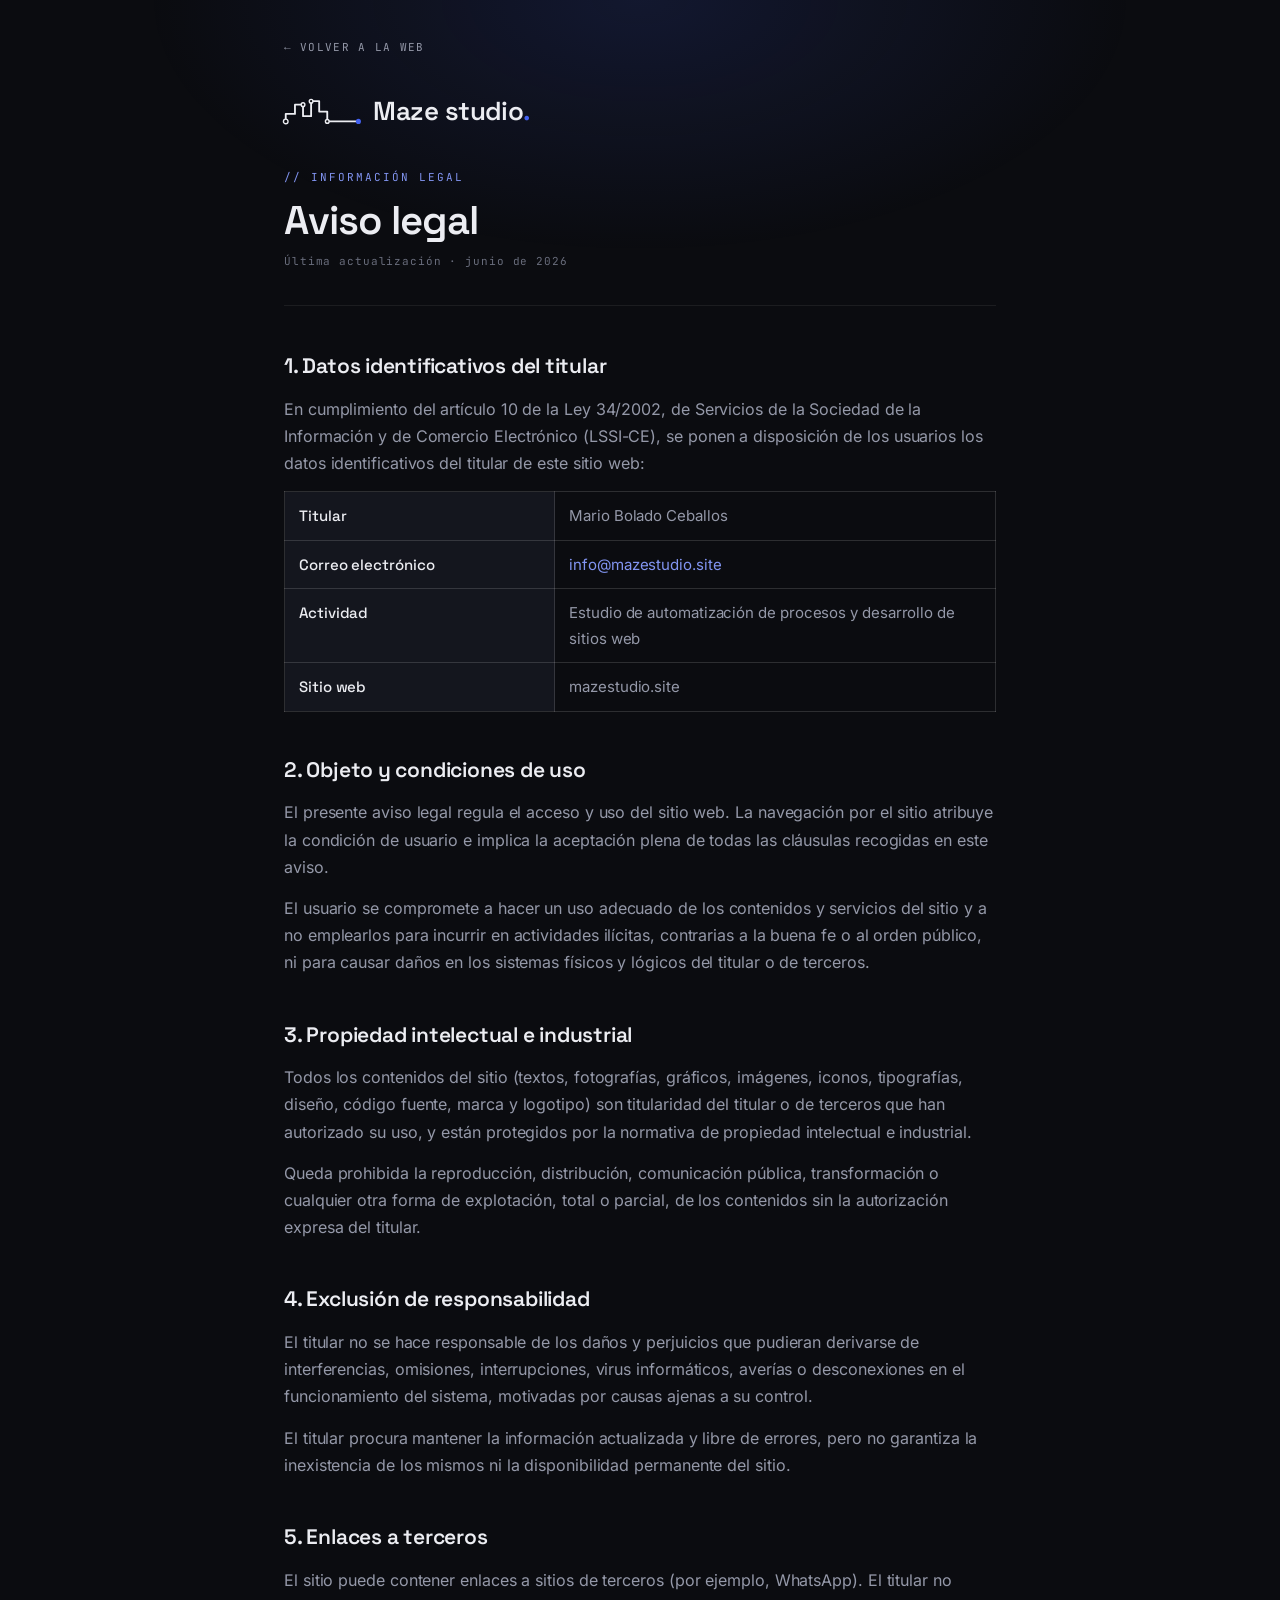
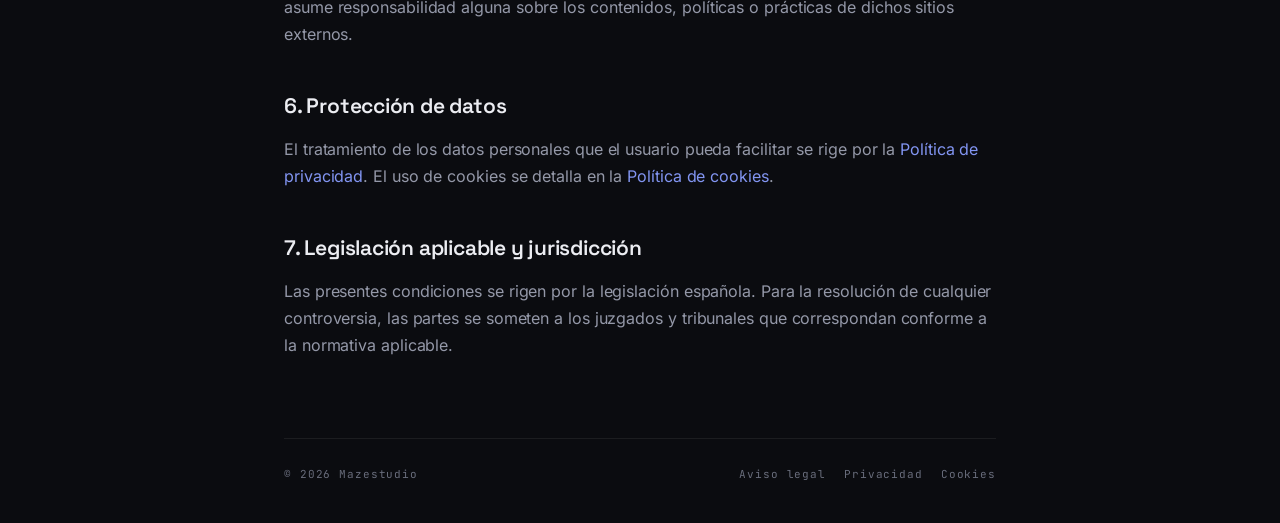
<file: aviso-legal.html>
<!DOCTYPE html>
<html lang="es">
<head>
<meta charset="UTF-8">
<meta name="viewport" content="width=device-width, initial-scale=1.0">
<title>Aviso legal · Mazestudio</title>
<meta name="description" content="Aviso legal y condiciones de uso del sitio web de Mazestudio, estudio de automatización.">
<meta name="robots" content="noindex, follow">
<meta name="theme-color" content="#0B0C10">
<link rel="icon" href="favicon.svg" type="image/svg+xml">
<link rel="stylesheet" href="assets/fonts/fonts.css">
<link rel="stylesheet" href="legal.css">
</head>
<body>
<div class="wrap">

  <a class="back" href="mazestudio-web.html" data-home><span>←</span> Volver a la web</a>

  <header class="legal-head">
    <a class="logo" href="mazestudio-web.html" data-home aria-label="Mazestudio">
      <svg viewBox="0 0 132 52" aria-hidden="true">
        <path class="hilo" d="M3 44 L3 31 L19 31 L19 15 L33 15 L33 35 L47 35 L47 9 L61 9 L61 27 L75 27 L75 44 L129 44"/>
        <circle class="nd" cx="3"  cy="44" r="4"/>
        <circle class="nd" cx="33" cy="15" r="3.2"/>
        <circle class="nd" cx="47" cy="9"  r="3.2"/>
        <circle class="nd" cx="75" cy="44" r="3.2"/>
        <circle class="nd end" cx="129" cy="44" r="4.4"/>
      </svg>
      <span class="wm">Maze studio<span class="dot">.</span></span>
    </a>
    <p class="eyebrow">// información legal</p>
    <h1>Aviso legal</h1>
    <p class="updated">Última actualización · junio de 2026</p>
  </header>

  <article>
    <h2>1. Datos identificativos del titular</h2>
    <p>En cumplimiento del artículo 10 de la Ley 34/2002, de Servicios de la Sociedad de la Información y de Comercio Electrónico (LSSI-CE), se ponen a disposición de los usuarios los datos identificativos del titular de este sitio web:</p>
    <table class="idtable">
      <tr><th>Titular</th><td>Mario Bolado Ceballos</td></tr>
      <tr><th>Correo electrónico</th><td><a href="mailto:info@mazestudio.site">info@mazestudio.site</a></td></tr>
      <tr><th>Actividad</th><td>Estudio de automatización de procesos y desarrollo de sitios web</td></tr>
      <tr><th>Sitio web</th><td>mazestudio.site</td></tr>
    </table>

    <h2>2. Objeto y condiciones de uso</h2>
    <p>El presente aviso legal regula el acceso y uso del sitio web. La navegación por el sitio atribuye la condición de usuario e implica la aceptación plena de todas las cláusulas recogidas en este aviso.</p>
    <p>El usuario se compromete a hacer un uso adecuado de los contenidos y servicios del sitio y a no emplearlos para incurrir en actividades ilícitas, contrarias a la buena fe o al orden público, ni para causar daños en los sistemas físicos y lógicos del titular o de terceros.</p>

    <h2>3. Propiedad intelectual e industrial</h2>
    <p>Todos los contenidos del sitio (textos, fotografías, gráficos, imágenes, iconos, tipografías, diseño, código fuente, marca y logotipo) son titularidad del titular o de terceros que han autorizado su uso, y están protegidos por la normativa de propiedad intelectual e industrial.</p>
    <p>Queda prohibida la reproducción, distribución, comunicación pública, transformación o cualquier otra forma de explotación, total o parcial, de los contenidos sin la autorización expresa del titular.</p>

    <h2>4. Exclusión de responsabilidad</h2>
    <p>El titular no se hace responsable de los daños y perjuicios que pudieran derivarse de interferencias, omisiones, interrupciones, virus informáticos, averías o desconexiones en el funcionamiento del sistema, motivadas por causas ajenas a su control.</p>
    <p>El titular procura mantener la información actualizada y libre de errores, pero no garantiza la inexistencia de los mismos ni la disponibilidad permanente del sitio.</p>

    <h2>5. Enlaces a terceros</h2>
    <p>El sitio puede contener enlaces a sitios de terceros (por ejemplo, WhatsApp). El titular no asume responsabilidad alguna sobre los contenidos, políticas o prácticas de dichos sitios externos.</p>

    <h2>6. Protección de datos</h2>
    <p>El tratamiento de los datos personales que el usuario pueda facilitar se rige por la <a href="privacidad.html">Política de privacidad</a>. El uso de cookies se detalla en la <a href="cookies.html">Política de cookies</a>.</p>

    <h2>7. Legislación aplicable y jurisdicción</h2>
    <p>Las presentes condiciones se rigen por la legislación española. Para la resolución de cualquier controversia, las partes se someten a los juzgados y tribunales que correspondan conforme a la normativa aplicable.</p>
  </article>

  <footer class="legal-foot">
    <span>© 2026 Mazestudio</span>
    <nav>
      <a href="aviso-legal.html">Aviso legal</a>
      <a href="privacidad.html">Privacidad</a>
      <a href="cookies.html">Cookies</a>
    </nav>
  </footer>

</div>

<script>
  /* "Volver"/logo → home correcta (local: mazestudio-web.html · producción: /) */
  (function(){
    var home = (location.protocol === 'file:') ? 'mazestudio-web.html' : '/';
    document.querySelectorAll('a[data-home]').forEach(function(a){ a.setAttribute('href', home); });
  })();
</script>
</body>
</html>
</file>
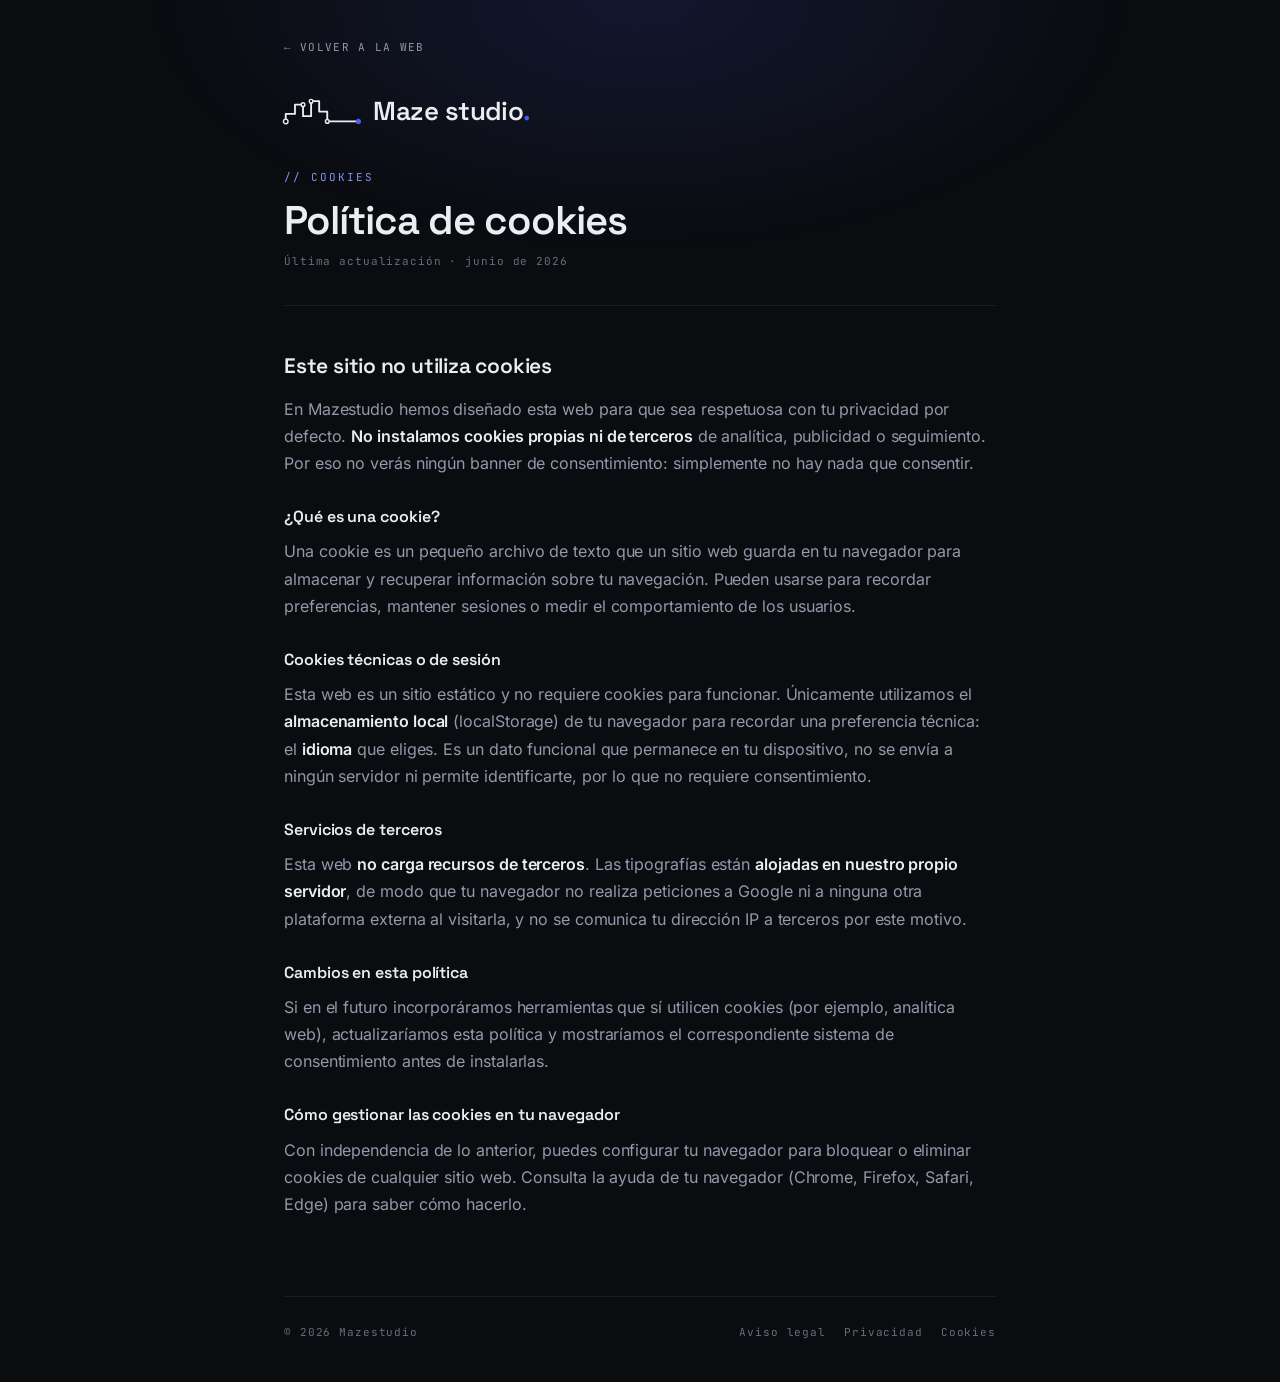
<file: cookies.html>
<!DOCTYPE html>
<html lang="es">
<head>
<meta charset="UTF-8">
<meta name="viewport" content="width=device-width, initial-scale=1.0">
<title>Política de cookies · Mazestudio</title>
<meta name="description" content="Política de cookies de Mazestudio. Este sitio web no utiliza cookies.">
<meta name="robots" content="noindex, follow">
<meta name="theme-color" content="#0B0C10">
<link rel="icon" href="favicon.svg" type="image/svg+xml">
<link rel="stylesheet" href="assets/fonts/fonts.css">
<link rel="stylesheet" href="legal.css">
</head>
<body>
<div class="wrap">

  <a class="back" href="mazestudio-web.html" data-home><span>←</span> Volver a la web</a>

  <header class="legal-head">
    <a class="logo" href="mazestudio-web.html" data-home aria-label="Mazestudio">
      <svg viewBox="0 0 132 52" aria-hidden="true">
        <path class="hilo" d="M3 44 L3 31 L19 31 L19 15 L33 15 L33 35 L47 35 L47 9 L61 9 L61 27 L75 27 L75 44 L129 44"/>
        <circle class="nd" cx="3"  cy="44" r="4"/>
        <circle class="nd" cx="33" cy="15" r="3.2"/>
        <circle class="nd" cx="47" cy="9"  r="3.2"/>
        <circle class="nd" cx="75" cy="44" r="3.2"/>
        <circle class="nd end" cx="129" cy="44" r="4.4"/>
      </svg>
      <span class="wm">Maze studio<span class="dot">.</span></span>
    </a>
    <p class="eyebrow">// cookies</p>
    <h1>Política de cookies</h1>
    <p class="updated">Última actualización · junio de 2026</p>
  </header>

  <article>
    <h2>Este sitio no utiliza cookies</h2>
    <p>En Mazestudio hemos diseñado esta web para que sea respetuosa con tu privacidad por defecto. <strong>No instalamos cookies propias ni de terceros</strong> de analítica, publicidad o seguimiento. Por eso no verás ningún banner de consentimiento: simplemente no hay nada que consentir.</p>

    <h3>¿Qué es una cookie?</h3>
    <p>Una cookie es un pequeño archivo de texto que un sitio web guarda en tu navegador para almacenar y recuperar información sobre tu navegación. Pueden usarse para recordar preferencias, mantener sesiones o medir el comportamiento de los usuarios.</p>

    <h3>Cookies técnicas o de sesión</h3>
    <p>Esta web es un sitio estático y no requiere cookies para funcionar. Únicamente utilizamos el <strong>almacenamiento local</strong> (localStorage) de tu navegador para recordar una preferencia técnica: el <strong>idioma</strong> que eliges. Es un dato funcional que permanece en tu dispositivo, no se envía a ningún servidor ni permite identificarte, por lo que no requiere consentimiento.</p>

    <h3>Servicios de terceros</h3>
    <p>Esta web <strong>no carga recursos de terceros</strong>. Las tipografías están <strong>alojadas en nuestro propio servidor</strong>, de modo que tu navegador no realiza peticiones a Google ni a ninguna otra plataforma externa al visitarla, y no se comunica tu dirección IP a terceros por este motivo.</p>

    <h3>Cambios en esta política</h3>
    <p>Si en el futuro incorporáramos herramientas que sí utilicen cookies (por ejemplo, analítica web), actualizaríamos esta política y mostraríamos el correspondiente sistema de consentimiento antes de instalarlas.</p>

    <h3>Cómo gestionar las cookies en tu navegador</h3>
    <p>Con independencia de lo anterior, puedes configurar tu navegador para bloquear o eliminar cookies de cualquier sitio web. Consulta la ayuda de tu navegador (Chrome, Firefox, Safari, Edge) para saber cómo hacerlo.</p>
  </article>

  <footer class="legal-foot">
    <span>© 2026 Mazestudio</span>
    <nav>
      <a href="aviso-legal.html">Aviso legal</a>
      <a href="privacidad.html">Privacidad</a>
      <a href="cookies.html">Cookies</a>
    </nav>
  </footer>

</div>

<script>
  (function(){
    var home = (location.protocol === 'file:') ? 'mazestudio-web.html' : '/';
    document.querySelectorAll('a[data-home]').forEach(function(a){ a.setAttribute('href', home); });
  })();
</script>
</body>
</html>
</file>
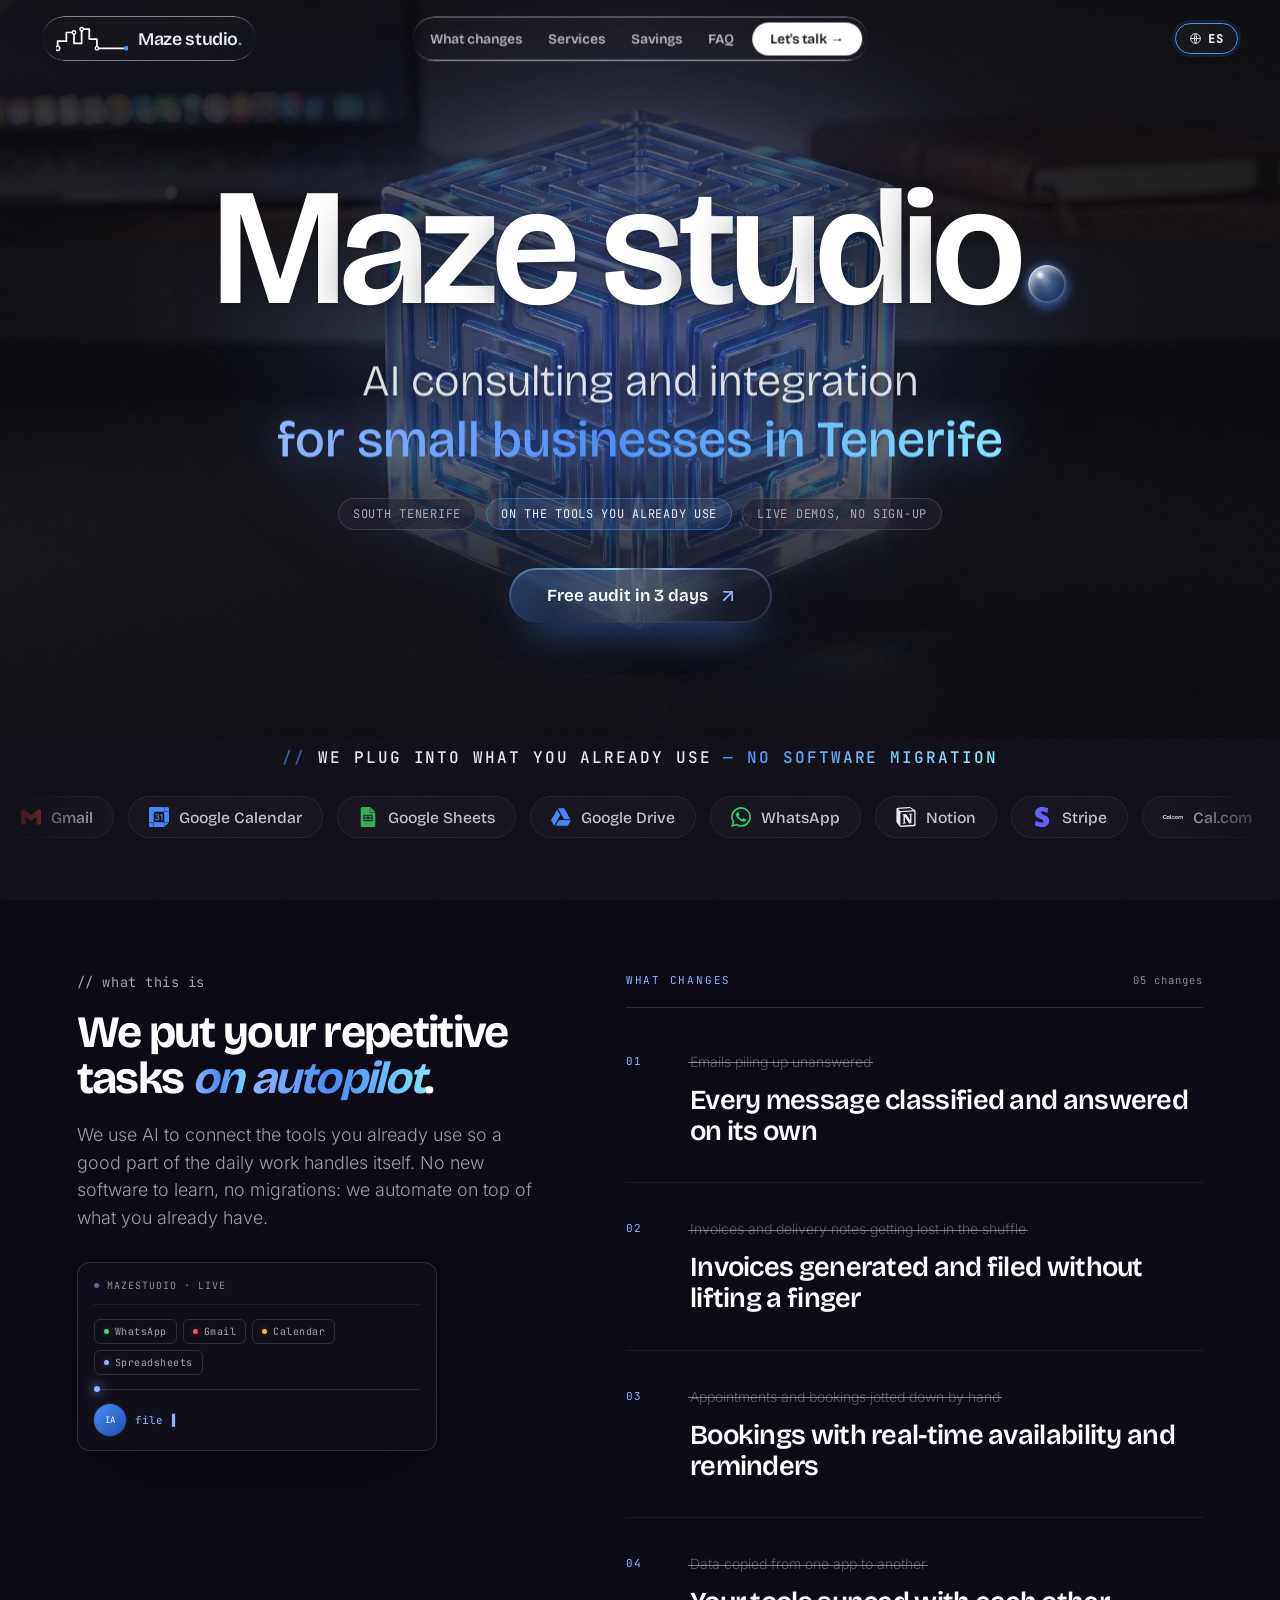
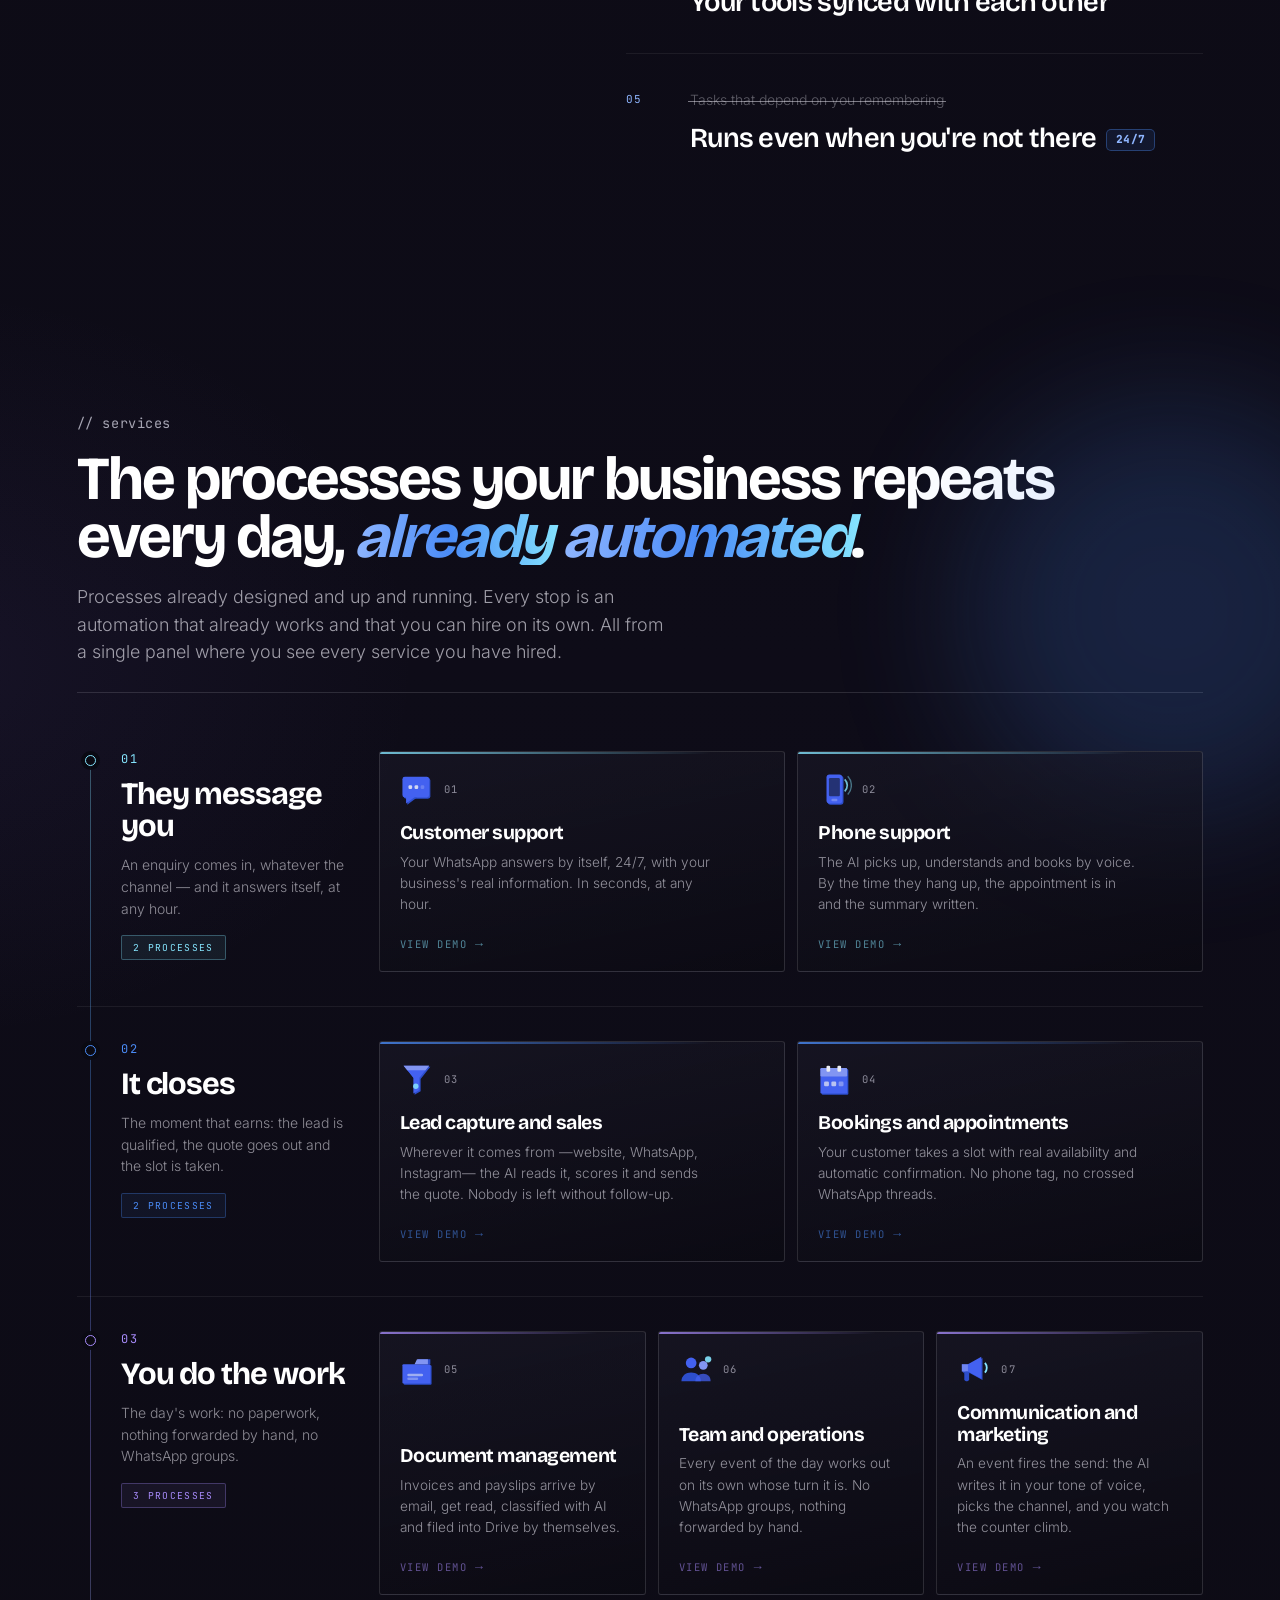
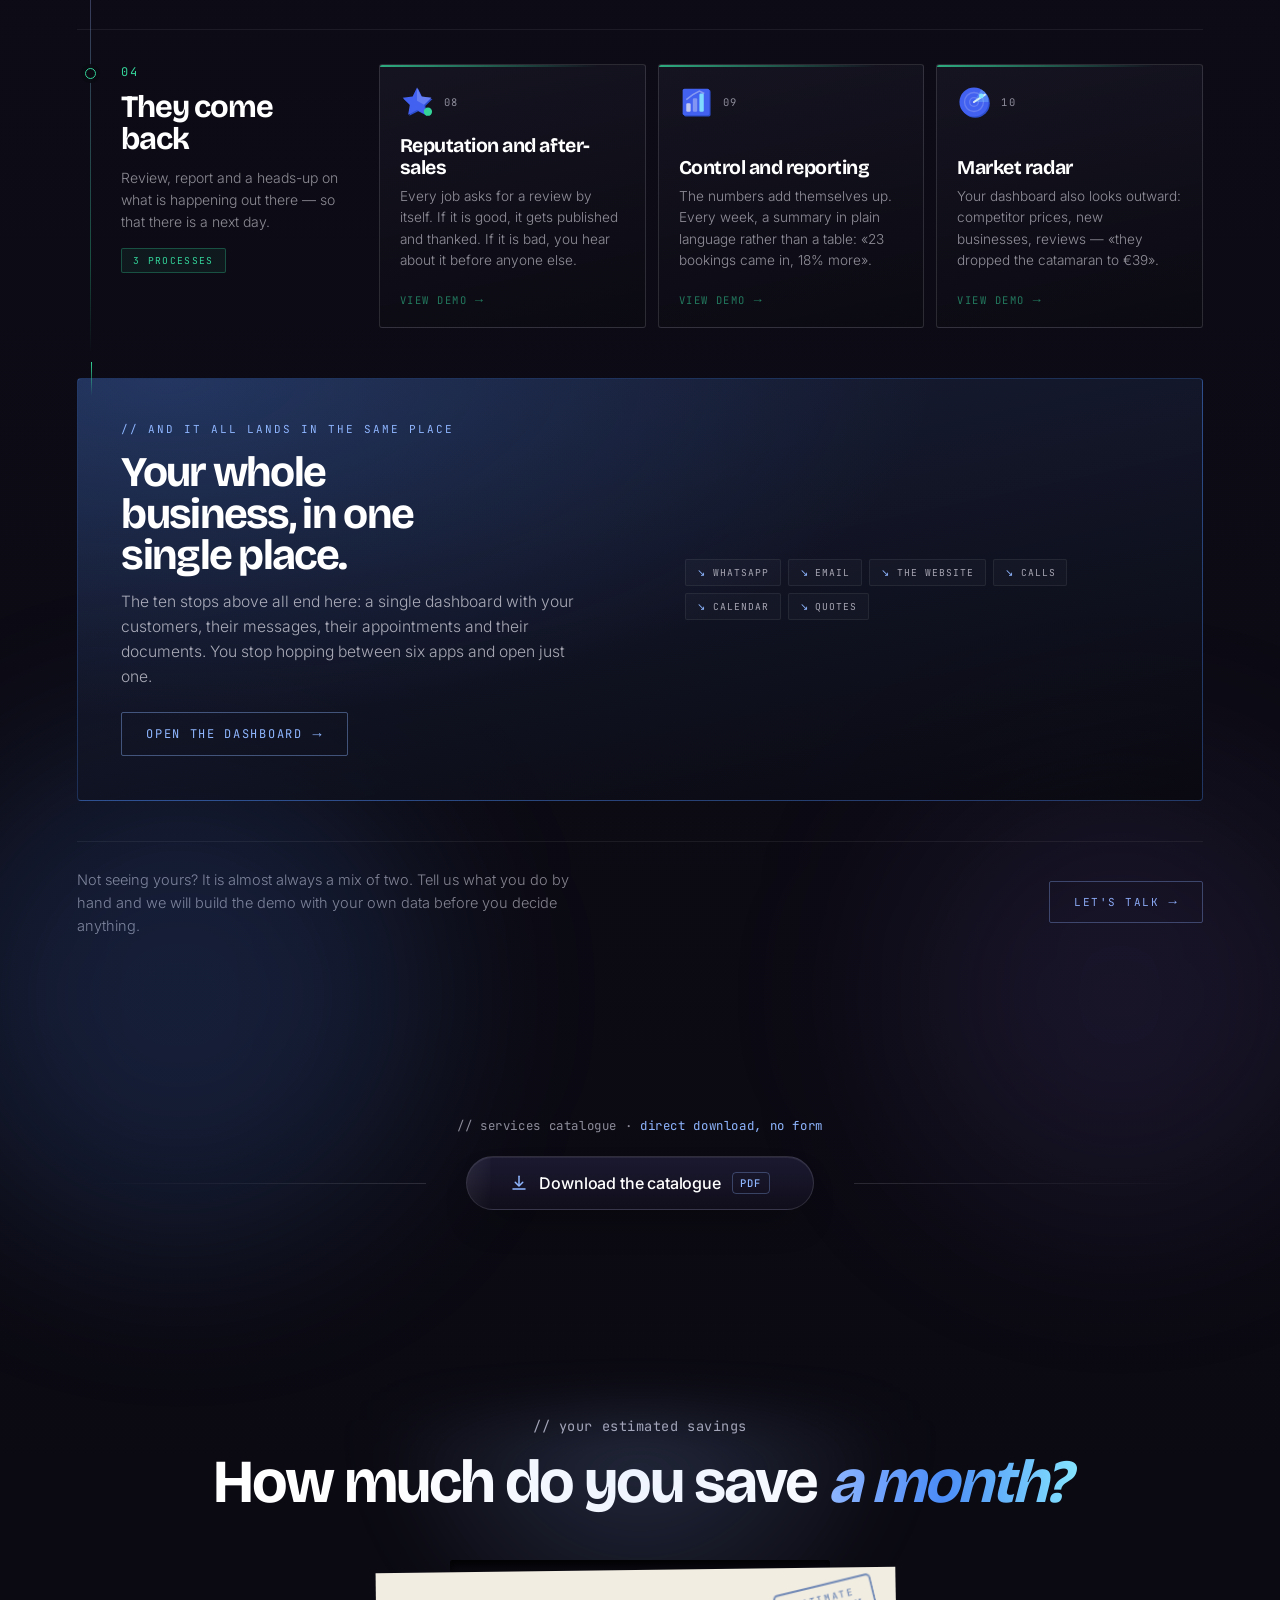
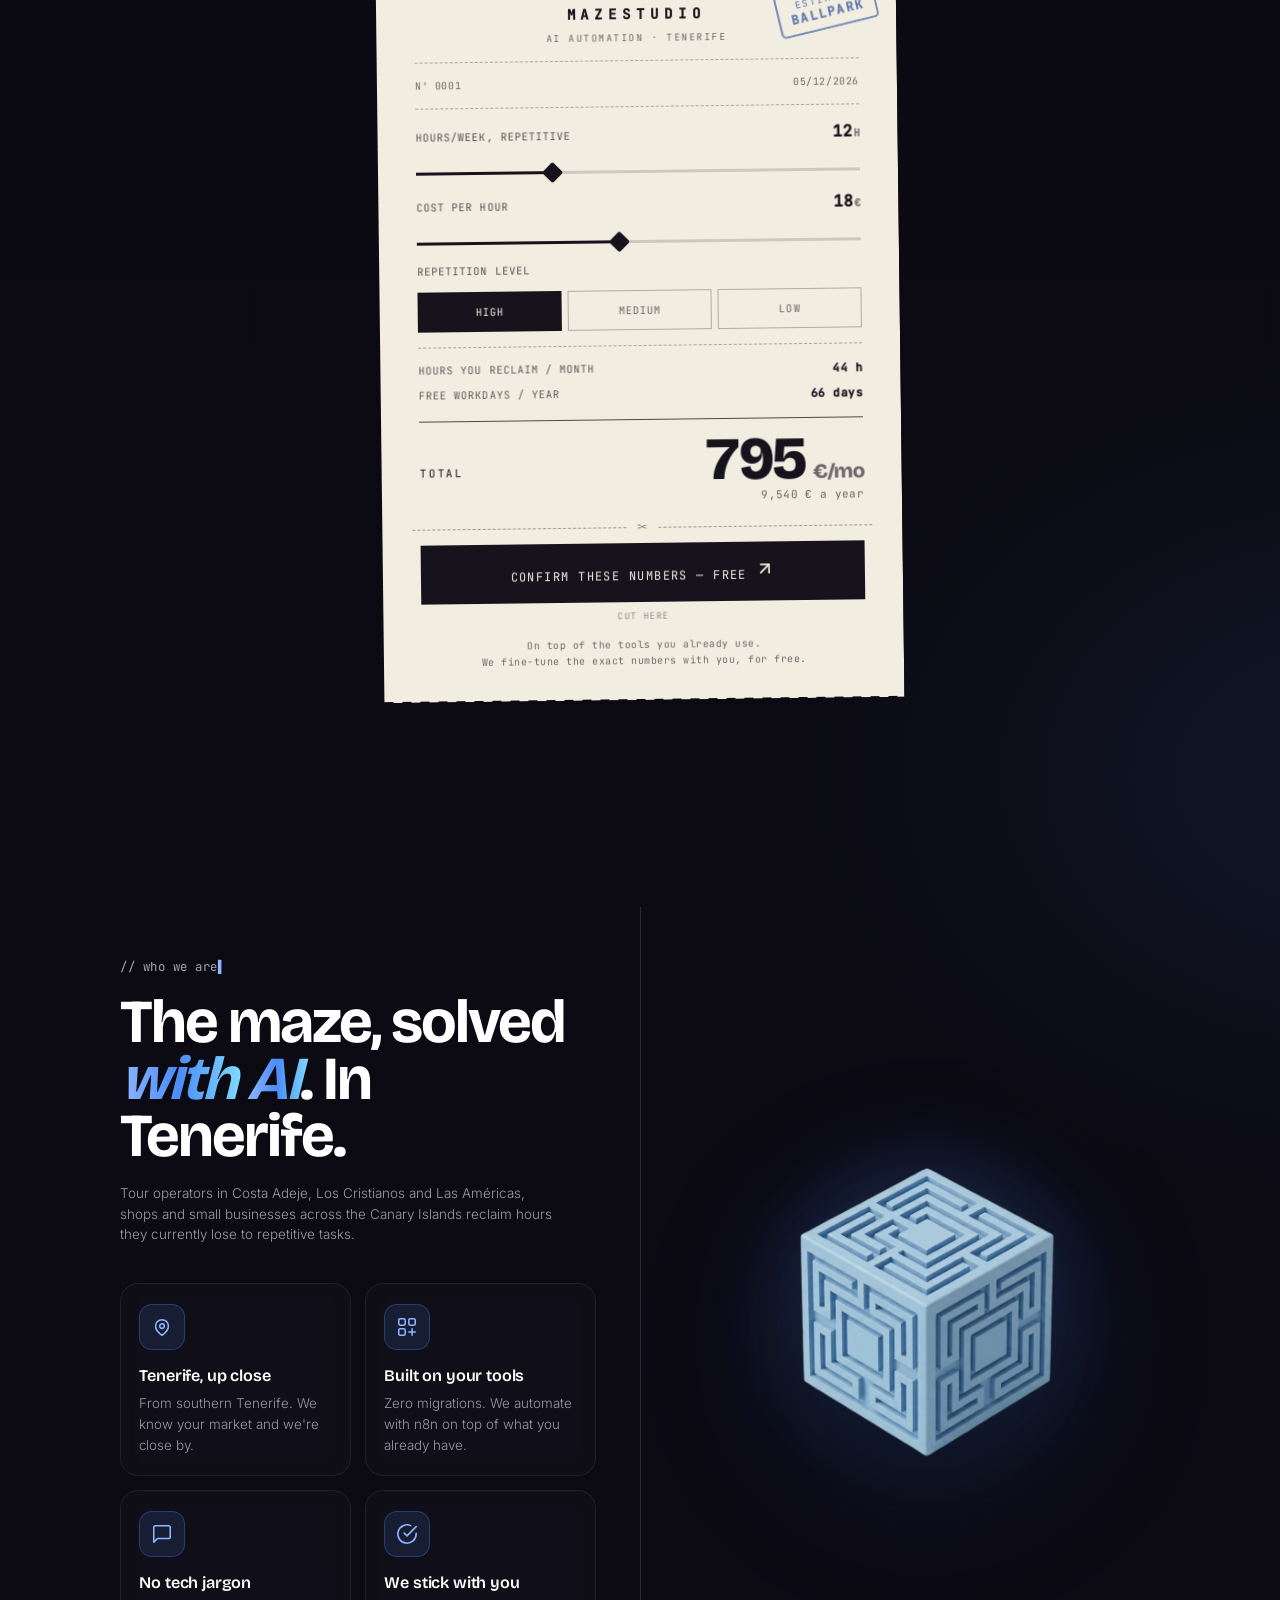
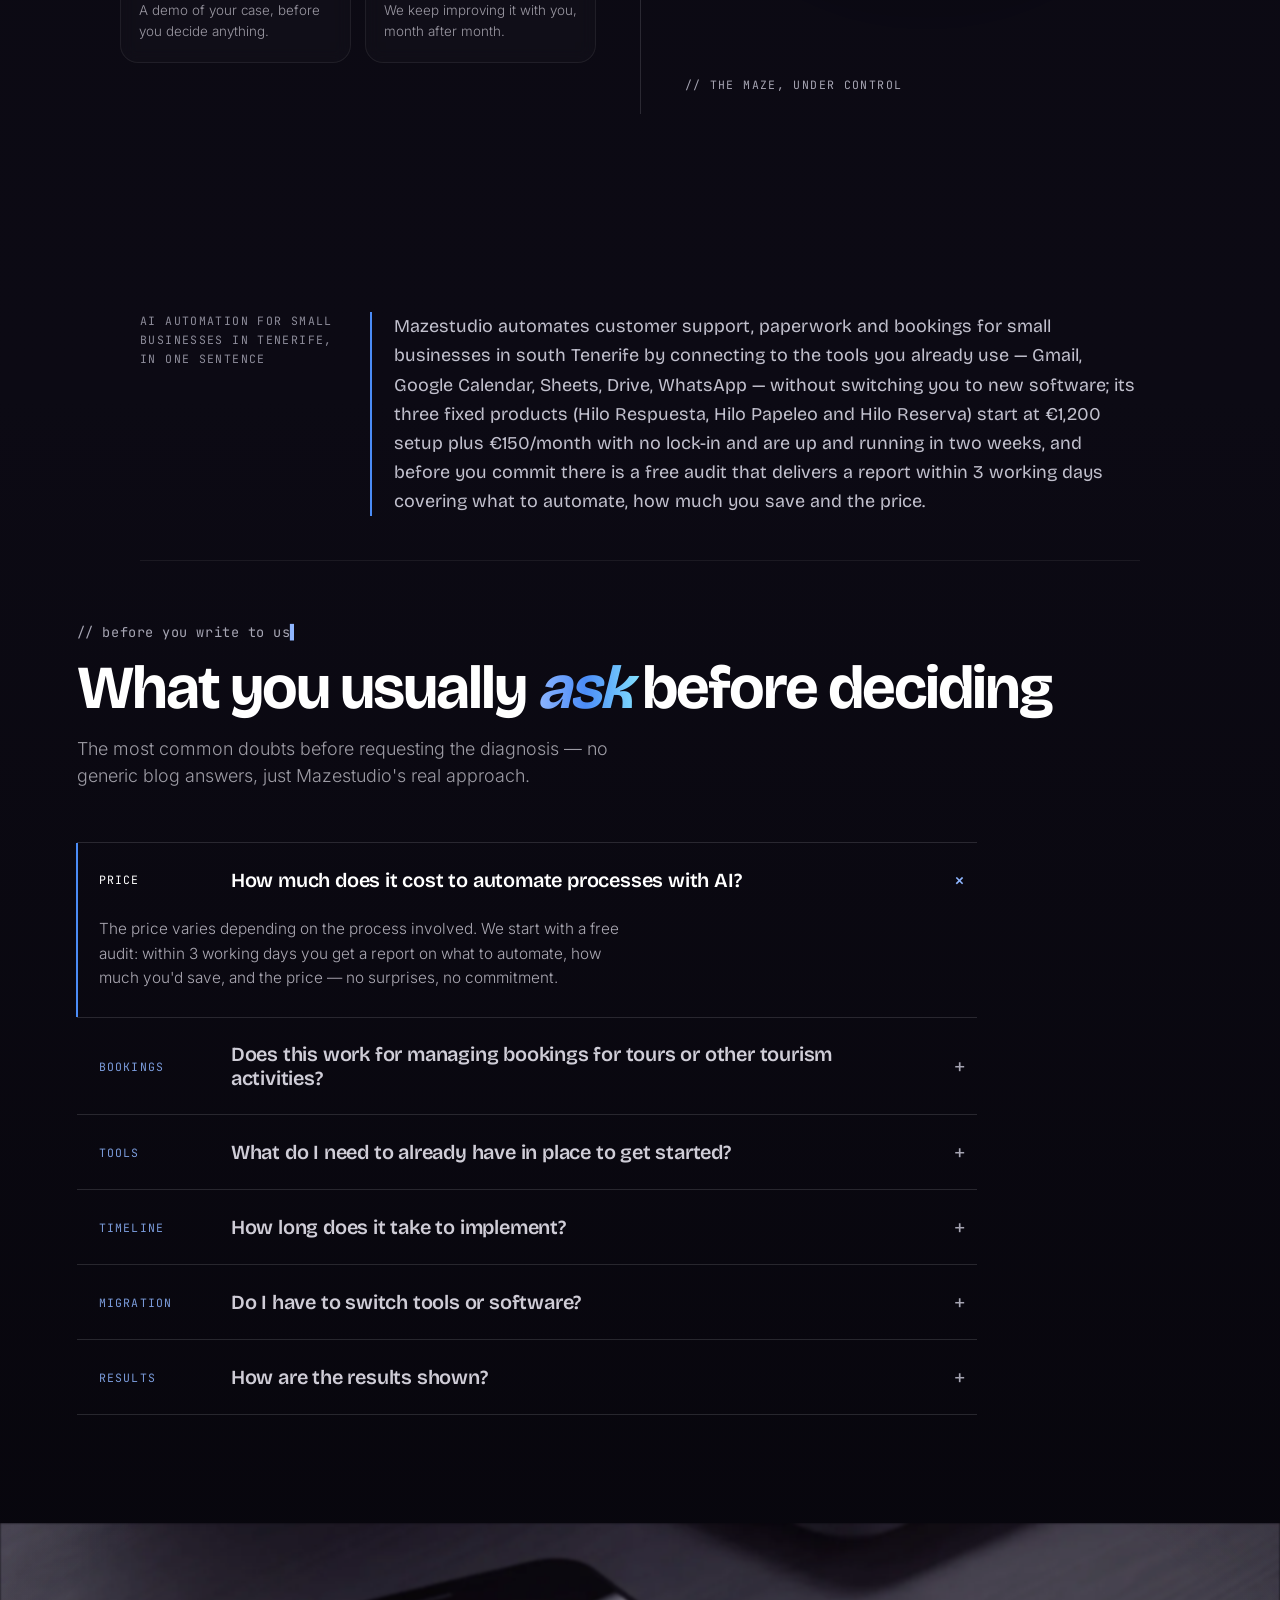
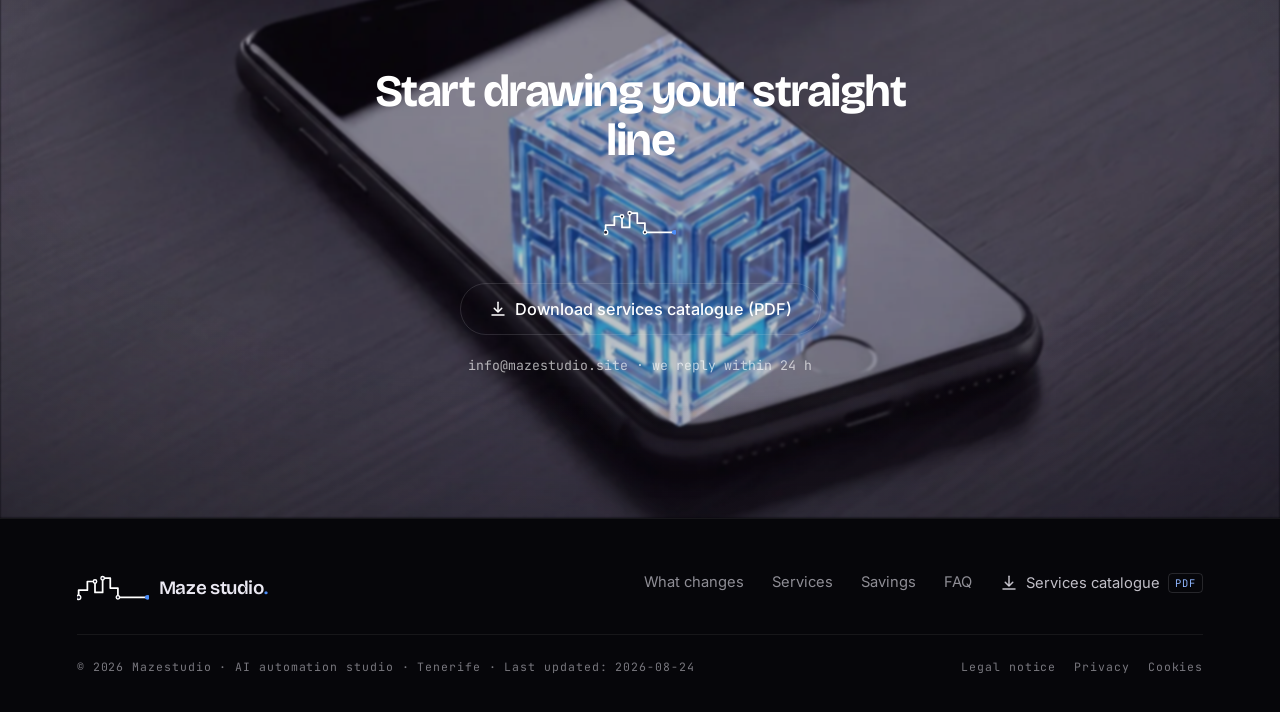
<file: en.html>
<!DOCTYPE html>
<html lang="en">
<head>
<meta charset="UTF-8">
<meta name="viewport" content="width=device-width, initial-scale=1.0">
<title>Mazestudio · AI Automation for Small Businesses in Tenerife</title>
<meta name="description" content="AI automation for small businesses in Tenerife: we connect your apps and build assistants so emails, bookings and documents handle themselves.">
<meta name="theme-color" content="#0B0A12">

<!-- Favicon -->
<link rel="icon" href="favicon.svg" type="image/svg+xml">
<link rel="apple-touch-icon" href="apple-touch-icon.png">

<!-- Open Graph -->
<meta property="og:type"        content="website">
<meta property="og:url"         content="https://mazestudio.site/en">
<meta property="og:title"       content="Maze studio, AI consulting and integration">
<meta property="og:description" content="We connect your apps and build AI assistants so emails, bookings and documents handle themselves — on the tools your business already uses.">
<meta property="og:image"       content="https://mazestudio.site/og-image-en.png">
<meta property="og:locale"      content="en_GB">
<!-- build.mjs invierte estos dos en /en (en_GB + alternate es_ES) -->
<meta property="og:locale:alternate" content="es_ES">

<!-- Twitter / X -->
<meta name="twitter:card"        content="summary_large_image">
<meta name="twitter:title"       content="Maze studio, AI consulting and integration">
<meta name="twitter:description" content="We connect your apps and build AI assistants so emails, bookings and documents handle themselves — on the tools your business already uses.">
<meta name="twitter:image"       content="https://mazestudio.site/og-image-en.png">

<!-- Canonical · con la barra final, igual que el hreflang y el sitemap:
     conviene que las tres señales digan exactamente la misma URL. -->
<link rel="canonical" href="https://mazestudio.site/en">

<!-- ══════════════════════════════════════════════════════════════
     hreflang · español en / e inglés en /en. Los tres enlaces son
     IDÉNTICOS en las dos páginas a propósito: hreflang tiene que ser
     recíproco (si /en no apunta de vuelta a /, Google lo ignora).
     x-default = versión para quien no encaje en ningún idioma.
     La versión EN la genera build.mjs desde este mismo fuente.
     ══════════════════════════════════════════════════════════════ -->
<link rel="alternate" hreflang="es"        href="https://mazestudio.site/">
<link rel="alternate" hreflang="en"        href="https://mazestudio.site/en">
<link rel="alternate" hreflang="x-default" href="https://mazestudio.site/">

<!-- ══════════════════════════════════════════════════════════════
     Schema.org · describe la entidad "Mazestudio" para Google y
     para los motores de IA. Sin `address` a propósito: no hay
     domicilio fiscal público todavía (pendiente del alta). Con
     areaServed basta; añadir address solo con la calle/CP reales.
     ══════════════════════════════════════════════════════════════ -->
<script type="application/ld+json">
{
  "@context": "https://schema.org",
  "@type": "ProfessionalService",
  "@id": "https://mazestudio.site/#mazestudio",
  "name": "Mazestudio",
  "alternateName": "Maze studio",
  "description": "AI automation studio in Tenerife. We connect the apps a small business already uses and build AI assistants so emails, bookings and documents handle themselves.",
  "url": "https://mazestudio.site/en",
  "logo": "https://mazestudio.site/apple-touch-icon.png",
  "image": "https://mazestudio.site/og-image.png",
  "email": "info@mazestudio.site",
  "telephone": "+34636152135",
  "areaServed": {
    "@type": "AdministrativeArea",
    "name": "Tenerife, Canarias, España"
  },
  "knowsLanguage": ["es", "en"],
  "priceRange": "€€",
  "serviceType": [
    "Automatización de procesos con IA",
    "Integración de aplicaciones",
    "Asistentes conversacionales para pymes"
  ]
}
</script>

<link rel="stylesheet" href="assets/fonts/fonts.css">

<!-- Precarga del póster del hero — es el elemento LCP.
     Vive dentro de <FadingVideo>, o sea que sin esto el navegador no se entera
     de que existe hasta que ha bajado y ejecutado los 6 scripts + app.js y
     React ha montado: medido el 20/08/2026 en móvil (Fast 4G, CPU ×4) eran
     2.008 ms de "load delay" para un fichero que tarda 2 ms en descargarse.
     El media coincide con el breakpoint que usa el JS para elegir el vídeo
     (max-width:860px), así que cada dispositivo precarga solo el suyo. -->
<link rel="preload" as="image" href="assets/referencias/poster-cubo-carga-movil.webp" media="(max-width:860px)" fetchpriority="high">
<link rel="preload" as="image" href="assets/referencias/poster-cubo-carga.webp" media="(min-width:861px)" fetchpriority="high">

<!-- ══════════════════════════════════════════════════════════════
     IDIOMA · el idioma lo decide LA URL: / = español, /en = inglés.
     Antes lo decidía localStorage, y eso tenía dos problemas de fondo:
     el inglés no era una URL (no se podía indexar ni enlazar) y el
     MISMO URL podía servir dos idiomas distintos según el visitante
     — contenido que no coincide con su hreflang, que Google penaliza.
     Se sigue escribiendo mz_lang para que hablemos.html y las páginas
     legales (que traducen en cliente) sigan el idioma de la home.
     ══════════════════════════════════════════════════════════════ -->
<script>
(function(){
  var LANG_KEY = 'mz_lang';
  // acepta /en, /en/ y /en.html — y también .../publicado/en.html, que es
  // como se verifica en local abriendo el fichero a pelo (file://).
  var ruta = location.pathname.replace(/\/+$/, '');
  var lang = /(^|\/)en(\.html)?$/i.test(ruta) ? 'en' : 'es';
  window.MS_LANG = lang;
  document.documentElement.lang = lang;
  try { localStorage.setItem(LANG_KEY, lang); } catch(e){}

  window.I18N_EN = {
    /* meta · las usa build.mjs para generar el <head> de /en, además del
       toggle en cliente. Si borras una, el build FALLA en vez de publicar
       media página en español (ver traducirHead() en build.mjs). */
    "Mazestudio · Automatización con IA en Tenerife": "Mazestudio · AI Automation for Small Businesses in Tenerife",
    "Automatización con IA para pymes en Tenerife: conectamos tus apps y montamos asistentes para que correos, reservas y documentos se hagan solos.": "AI automation for small businesses in Tenerife: we connect your apps and build assistants so emails, bookings and documents handle themselves.",
    /* título social (og:title / twitter:title) */
    "Maze studio, consultoría e integración de IA": "Maze studio, AI consulting and integration",
    /* descripción social (og:description / twitter:description) */
    "Conectamos tus aplicaciones y montamos asistentes con IA para que correos, reservas y documentos se hagan solos — sobre las herramientas que ya usas.": "We connect your apps and build AI assistants so emails, bookings and documents handle themselves — on the tools your business already uses.",
    /* descripción de la entidad en el JSON-LD */
    "Estudio de automatización con IA en Tenerife. Conectamos las aplicaciones que una pyme ya usa y montamos asistentes con IA para que correos, reservas y documentos se hagan solos.": "AI automation studio in Tenerife. We connect the apps a small business already uses and build AI assistants so emails, bookings and documents handle themselves.",

    /* preloader */
    "Trazando la línea recta": "Drawing the straight line",

    /* navbar */
    "Qué cambia": "What changes",
    "Cómo funciona": "How it works",
    "Ahorro": "Savings",
    "Servicios": "Services",
    "Soluciones": "Solutions",
    "FAQ": "FAQ",
    "Hablemos →": "Let's talk →",
    "Abrir menú": "Open menu",
    "Switch to English": "Switch to English",
    "Cambiar a español": "Switch to Spanish",

    /* hero */
    "Consultoría e integración de IA ": "AI consulting and integration ",
    "para pymes en Tenerife": "for small businesses in Tenerife",

    /* CTA del ROI (antes decía "Ver cómo funciona" y volvía a #como) */
    "Confirmar estos números — gratis": "Confirm these numbers — free",

    /* el cierre del recorrido · el panel */
    "Todo tu negocio, en un solo sitio.": "Your whole business, in one single place.",
    "Hablemos": "Let's talk",

    /* marquee */
    "nos conectamos a lo que ya usas ": "we plug into what you already use ",
    "— sin migrar de software": "— no software migration",

    /* qué es esto + lo que cambia · una sola sección (el rail) */
    "// qué es esto": "// what this is",
    "Ponemos tus tareas repetitivas ": "We put your repetitive tasks ",
    "en piloto automático": "on autopilot",
    "Conectamos con IA las herramientas que ya usas para que buena parte del trabajo diario se haga solo. Sin software nuevo que aprender ni migraciones: automatizamos sobre lo que ya tienes.":
      "We use AI to connect the tools you already use so a good part of the daily work handles itself. No new software to learn, no migrations: we automate on top of what you already have.",
    "mazestudio · en vivo": "mazestudio · live",
    "Calendario": "Calendar",
    "Hojas de cálculo": "Spreadsheets",
    "responder": "reply",
    "agendar": "schedule",
    "archivar": "file",
    "avisar": "notify",
    "lo que cambia": "what changes",
    "05 cambios": "05 changes",
    "Correos que se acumulan sin responder": "Emails piling up unanswered",
    "Cada mensaje clasificado y respondido solo": "Every message classified and answered on its own",
    "Facturas y albaranes que se traspapelan": "Invoices and delivery notes getting lost in the shuffle",
    "Facturas generadas y archivadas sin tocar nada": "Invoices generated and filed without lifting a finger",
    "Citas y reservas apuntadas a mano": "Appointments and bookings jotted down by hand",
    "Reservas con disponibilidad real y recordatorios": "Bookings with real-time availability and reminders",
    "Datos copiados de una app a otra": "Data copied from one app to another",
    "Tus herramientas sincronizadas entre ellas": "Your tools synced with each other",
    "Tareas que dependen de que te acuerdes": "Tasks that depend on you remembering",
    "Funciona aunque tú no estés": "Runs even when you're not there",

    /* cómo funciona */
    "// cómo funciona": "// how it works",
    "Demo de ": "Process ",
    "procesos": "demos",
    "Estas automatizaciones están funcionando ahora mismo. Ábrelas y juega con ellas.": "These automations are running right now. Open them up and play with them.",
    "Biblioteca de demos": "Demo library",
    "Gestión documental": "Document management",
    "Facturas y nóminas que llegan por email se clasifican con IA y se archivan solas en Drive por proveedor.": "Invoices and payslips arriving by email get classified by AI and filed automatically in Drive, sorted by supplier.",
    "Llega un email con una factura o nómina": "An email arrives with an invoice or payslip",
    "La IA la lee y la clasifica sola": "AI reads it and classifies it on its own",
    "Se archiva en su carpeta de Drive": "It's filed in its Drive folder",
    "Reservas y citas sin fricción": "Frictionless bookings and appointments",
    "Tu cliente reserva un hueco —una cita, una mesa o una plaza en una excursión— con disponibilidad real y confirmación automática, sin llamadas ni WhatsApp cruzados.": "Your customer books a slot — an appointment, a table, or a spot on a tour — with real availability and automatic confirmation, no calls or crossed WhatsApp messages.",
    "Tu cliente pide cita en un formulario": "Your customer requests an appointment via a form",
    "El sistema busca el hueco libre y lo reserva": "The system finds the open slot and books it",
    "Le llega el aviso por WhatsApp": "They get notified over WhatsApp",
    "Radar de mercado": "Market radar",
    "Tu CRM también mira hacia fuera: lee webs públicas —precios de la competencia, negocios nuevos, reseñas— y te avisa en cristiano cuando algo cambia.": "Your CRM also looks outward: it reads public websites —competitor prices, new businesses, reviews— and alerts you in plain language when something changes.",
    "Lee webs públicas: competencia, directorios, reseñas": "It reads public websites: competitors, directories, reviews",
    "Compara con ayer y decide si algo importa": "It compares with yesterday and decides if it matters",
    "Te avisa en cristiano: «bajaron el catamarán a 39 €»": "It alerts you in plain language: “they dropped the catamaran to €39”",
    "Atención al cliente": "Customer support",
    "Responde los emails de clientes con IA usando la información real de tu negocio.": "Replies to customer emails with AI, using your business's real information.",
    "Entra el email de un cliente": "A customer email comes in",
    "La IA responde con la info de tu negocio": "AI replies using your business info",
    "Respuesta enviada — tú no tocas nada": "Reply sent — you don't touch a thing",
    "CRM centralizado": "Centralized CRM",
    "WhatsApp, correo, la web y las llamadas entran, se convierten en ficha solas y aparecen ordenadas en un único panel. Abres una app en vez de seis.": "WhatsApp, email, the website and phone calls come in, turn into contact records on their own and appear organized in a single panel. You open one app instead of six.",
    "Entra un WhatsApp, un correo o una llamada": "A WhatsApp, an email or a call comes in",
    "Se convierte en ficha y se ordena solo": "It becomes a contact record and sorts itself",
    "Todo en un panel: bandeja, clientes y agenda": "All in one panel: inbox, clients and calendar",
    "en vivo": "live",
    "próximamente": "coming soon",
    "En vivo": "Live",
    "Próximamente": "Coming soon",
    "Ver demo": "View demo",
    "Disponible pronto": "Available soon",
    "listo en ": "ready in ",
    "Cerrar demo": "Close demo",
    "automatizaciones que contratas": "automations you hire",
    "Cada proceso es una ": "Each process is a ",
    "pieza que puedes contratar por separado": "piece you can hire on its own",
    ". Empieza por la que más te aprieta.": ". Start with the one that hurts most.",
    "y todo se ve en un panel": "and it all shows in one panel",
    "El visualizador · en vivo": "The dashboard · live",
    "Todo lo que automatizas termina aquí. Un único panel donde ver la bandeja, los clientes y la agenda sin abrir seis apps.": "Everything you automate ends up here. A single panel to see the inbox, your clients and the calendar without opening six apps.",
    "Ver el panel": "View the panel",
    "Correo": "Email",
    "Llamada": "Call",
    "Nuevo": "New",
    "Hoy": "Today",
    "Bandeja": "Inbox",
    "Clientes": "Clients",
    "Agenda": "Calendar",
    "vista previa del flujo": "flow preview",
    "así funcionará": "how it will work",

    /* soluciones */
    "// soluciones": "// solutions",
    "Lo que ya hemos ": "What we've already ",
    "resuelto.": "solved.",
    "Casos concretos, con resultado medible. Si el tuyo no está aquí, te lo diseñamos.": "Real cases with measurable results. If yours isn't listed here, we'll design it.",
    "facturacion()": "invoicing()",
    "agenda()": "scheduling()",
    "documental()": "documents()",
    "informes()": "reports()",
    "Facturas y cobros automáticos": "Automatic invoicing and payments",
    "Genera, envía y archiva facturas sin tocar nada. Avisa por WhatsApp si una lleva +15 días sin pagar.": "Generates, sends and files invoices without you touching a thing. Sends a WhatsApp alert if one goes unpaid for 15+ days.",
    "3–6 h/mes recuperadas": "3–6 hrs/month reclaimed",
    "Reservas y citas sin fricción": "Frictionless bookings and appointments",
    "El cliente elige hueco con disponibilidad real, confirma solo y recibe recordatorios automáticos. Sobre tu sistema de siempre.": "The customer picks a slot with real availability, it confirms itself and sends automatic reminders — on top of the system you already use.",
    "2–4 h/mes recuperadas": "2–4 hrs/month reclaimed",
    "Bandejas sin colapso": "Inboxes that never overflow",
    "Clasificación, respuestas automáticas y rutas según el tipo de mensaje. Alertas si un VIP escribe urgente.": "Classification, automatic replies and routing based on message type. Alerts you if a VIP writes something urgent.",
    "5–10 h/mes recuperadas": "5–10 hrs/month reclaimed",
    "Documentos en orden solos": "Documents that organize themselves",
    "Facturas y nóminas de proveedores clasificadas, archivadas en Drive y enviadas a la asesoría.": "Supplier invoices and payslips classified, filed in Drive and sent straight to your accountant.",
    "Cero documentos perdidos": "Zero documents lost",
    "Primer contacto al instante": "Instant first contact",
    "El lead entra, recibe bienvenida, se cualifica y aterriza en el CRM. Respuesta en minutos, no días.": "The lead comes in, gets a welcome message, is qualified and lands in your CRM. A reply in minutes, not days.",
    "0 leads enfriados": "0 leads gone cold",
    "Informes automáticos": "Automatic reports",
    "Cada lunes, un resumen de ventas y tareas en tu bandeja o Slack. Dashboard en tiempo real.": "Every Monday, a sales and task summary lands in your inbox or Slack. Real-time dashboard included.",
    "4–8 h/mes recuperadas": "4–8 hrs/month reclaimed",

    /* por qué mazestudio */
    "// quiénes somos": "// who we are",
    "El laberinto, resuelto ": "The maze, solved ",
    "con IA": "with AI",
    ". En Tenerife.": ". In Tenerife.",
    "Excursiones en Costa Adeje, Los Cristianos y Las Américas, comercios y pymes de toda Canarias recuperan horas que hoy pierden en tareas repetitivas.": "Tour operators in Costa Adeje, Los Cristianos and Las Américas, shops and small businesses across the Canary Islands reclaim hours they currently lose to repetitive tasks.",
    "Tenerife, de cerca": "Tenerife, up close",
    "Del sur de Tenerife. Conocemos tu mercado y estamos cerca.": "From southern Tenerife. We know your market and we're close by.",
    "Sobre tus herramientas": "Built on your tools",
    "Cero migraciones. Automatizamos con n8n sobre lo que ya tienes.": "Zero migrations. We automate with n8n on top of what you already have.",
    "Sin tecnicismos": "No tech jargon",
    "Demo de tu caso, antes de decidir nada.": "A demo of your case, before you decide anything.",
    "Te acompañamos": "We stick with you",
    "Seguimos mejorándolo contigo, mes a mes.": "We keep improving it with you, month after month.",
    "// el laberinto, bajo control": "// the maze, under control",

    /* roi */
    "// tu ahorro estimado": "// your estimated savings",
    "¿Cuánto te ahorras ": "How much do you save ",
    "al mes?": "a month?",
    "estimación": "estimate",
    "orientativa": "ballpark",
    "Automatización con IA · Tenerife": "AI automation · Tenerife",
    "Horas/semana repetitivas": "Hours/week, repetitive",
    "Horas/semana en tareas repetitivas": "Hours/week on repetitive tasks",
    "Horas por semana en tareas repetitivas": "Hours per week on repetitive tasks",
    "Coste por hora de ese trabajo": "Cost per hour of that work",
    "Coste por hora": "Cost per hour",
    "Nivel de repetición": "Repetition level",
    "Nivel de repetición de esas tareas": "How repetitive are those tasks",
    "Alta": "High",
    "Media": "Medium",
    "Baja": "Low",
    "tu ahorro cada mes": "your savings every month",
    "Horas que recuperas / mes": "Hours you reclaim / month",
    "Jornadas libres / año": "Free workdays / year",
    "Total": "Total",
    " €/mes": " €/mo",
    " € al año": " € a year",
    " € al año · sobre las herramientas que ya usas": " € a year · on top of the tools you already use",
    "horas que recuperas": "hours reclaimed",
    "al mes": "per month",
    "jornadas libres": "free workdays",
    "al año": "per year",
    "días": "days",
    "De ese trabajo repetitivo": "Of that repetitive work",
    "automatizable": "automatable",
    ", sin que tú toques nada.": ", without you lifting a finger.",
    "Nos encargamos de ~": "We handle ~",
    "% de esas tareas": "% of those tasks",
    "corta aquí": "cut here",
    "Sobre las herramientas que ya usas.": "On top of the tools you already use.",
    "Los números exactos los afinamos contigo, gratis.": "We fine-tune the exact numbers with you, for free.",
    "// estimación orientativa — los números exactos los afinamos contigo, gratis": "// ballpark estimate — we fine-tune the exact numbers with you, for free",

    /* faq */
    "// antes de escribirnos": "// before you write to us",
    "Lo que sueles ": "What you usually ",
    "preguntar": "ask",
    " antes de decidirte": " before deciding",
    "Las dudas más habituales antes de pedir el diagnóstico — sin genéricos de blog, con la lógica real de Mazestudio.": "The most common doubts before requesting the diagnosis — no generic blog answers, just Mazestudio's real approach.",
    "Precio": "Price",
    "Reservas": "Bookings",
    "Herramientas": "Tools",
    "Plazos": "Timeline",
    "Migración": "Migration",
    "Resultados": "Results",
    "¿Cuánto cuesta automatizar procesos con IA?": "How much does it cost to automate processes with AI?",
    "El precio varía dependiendo del proceso a llevar a cabo. Empezamos con una auditoría gratuita: en 3 días laborables tienes un informe con qué automatizar, cuánto te ahorras y el precio — sin sorpresas ni compromiso.": "The price varies depending on the process involved. We start with a free audit: within 3 working days you get a report on what to automate, how much you'd save, and the price — no surprises, no commitment.",
    "¿Sirve esto para gestionar reservas de excursiones o actividades turísticas?": "Does this work for managing bookings for tours or other tourism activities?",
    "Sí. Conectamos tu sistema de reservas actual (plataforma de reservas, Google Calendar, WhatsApp) para que las consultas se respondan solas, se compruebe la disponibilidad real y se confirme la plaza sin que tengas que estar pendiente del móvil todo el día, pudiendo configurarlo plenamente a tu gusto.": "Yes. We connect your current booking system (booking platform, Google Calendar, WhatsApp) so enquiries get answered automatically, real availability gets checked, and the spot gets confirmed without you having to watch your phone all day — fully configurable to your liking.",
    "¿Qué necesito tener ya montado para empezar?": "What do I need to already have in place to get started?",
    "Nada nuevo. No te cambiamos de programa: nos conectamos a las herramientas que ya usas —tu sistema de reservas, Google Calendar, hojas de cálculo, CRM, WhatsApp— y automatizamos encima.": "Nothing new. We don't switch you to a different program: we connect to the tools you already use —your booking system, Google Calendar, spreadsheets, CRM, WhatsApp— and automate on top of them.",
    "¿Cuánto se tarda en implementar?": "How long does it take to implement?",
    "Depende de la complejidad, pero muchas automatizaciones sencillas están listas en pocos días. En el diagnóstico inicial te damos un plazo real, no una estimación genérica.": "It depends on the complexity, but many simple automations are ready in a few days. In the initial diagnosis we give you a real timeline, not a generic estimate.",
    "¿Hay que cambiar de herramientas o software?": "Do I have to switch tools or software?",
    "No. Es uno de los principios del servicio: automatizamos sobre lo que ya tienes, no te obligamos a migrar a un sistema nuevo.": "No. It's one of the core principles of the service: we automate on top of what you already have, we don't force you to migrate to a new system.",
    "¿Cómo se muestran los resultados?": "How are the results shown?",
    "Por defecto, en las mismas herramientas que ya usas: tu calendario se actualiza solo, te llega la confirmación por WhatsApp o email, tu hoja de cálculo se rellena sin que tengas que tocar nada. Si quieres verlo todo junto, podemos añadir un resumen o panel sencillo con lo que se ha hecho, explicado en lenguaje claro, sin tecnicismos.": "By default, in the same tools you already use: your calendar updates itself, the confirmation reaches you by WhatsApp or email, your spreadsheet fills in without you touching anything. If you want it all in one place, we can add a simple summary or panel showing what was done, explained in plain language, no jargon.",

    /* cta + footer */
    "Empieza a trazar tu línea recta": "Start drawing your straight line",
    "Auditoría gratis en 3 días": "Free audit in 3 days",
    "info@mazestudio.site · respondemos en 24 h": "info@mazestudio.site · we reply within 24 h",
    "© 2026 Mazestudio · estudio de automatización con IA · Tenerife": "© 2026 Mazestudio · AI automation studio · Tenerife",
    "Última actualización": "Last updated",
    "Aviso legal": "Legal notice",
    "Privacidad": "Privacy",

    /* catálogo de servicios (PDF) */
    "Descargar catálogo de servicios (PDF)": "Download services catalogue (PDF)",
    "Catálogo de servicios": "Services catalogue",
    "Qué automatizamos, cómo trabajamos y qué recibes. PDF, sin dejar tus datos.": "What we automate, how we work and what you get. PDF, no form to fill in.",
    "// catálogo de servicios": "// services catalogue",
    "descarga directa, sin formulario": "direct download, no form",
    "Descargar el catálogo": "Download the catalogue",
    "Preparando la descarga…": "Preparing your download…",
    "Catálogo descargado": "Catalogue downloaded",

    /* chips de confianza del héroe */
    "Sur de Tenerife": "South Tenerife",
    "Sobre las herramientas que ya usas": "On the tools you already use",
    "Demos en vivo, sin registro": "Live demos, no sign-up",

    /* el recorrido · un día entero del negocio en cuatro momentos */
    "// servicios": "// services",
    "Los procesos que tu negocio repite cada día, ": "The processes your business repeats every day, ",
    "ya automatizados": "already automated",
    "Procesos ya diseñados e implementados. Cada parada es una automatización que ya funciona y que se puede contratar por separado. Todo desde un panel único donde ves todos los servicios que tienes contratados.": "Processes already designed and up and running. Every stop is an automation that already works and that you can hire on its own. All from a single panel where you see every service you have hired.",
    "procesos": "processes",
    "en vivo": "live",
    "en preparación": "in the works",
    "Te escriben": "They message you",
    "Llega una consulta, venga por donde venga — y se responde sola, a cualquier hora.": "An enquiry comes in, whatever the channel — and it answers itself, at any hour.",
    "Se cierra": "It closes",
    "El momento que cobra: el lead se cualifica, sale el presupuesto y se coge el hueco.": "The moment that earns: the lead is qualified, the quote goes out and the slot is taken.",
    "Lo hacéis": "You do the work",
    "El trabajo del día: sin papeleo, sin reenviar nada a mano, sin grupos de WhatsApp.": "The day's work: no paperwork, nothing forwarded by hand, no WhatsApp groups.",
    "Vuelven": "They come back",
    "Reseña, informe y aviso de lo que pasa ahí fuera — para que haya un día siguiente.": "Review, report and a heads-up on what is happening out there — so that there is a next day.",
    "Tu WhatsApp responde solo, 24/7, con la información real de tu negocio. Al segundo y a cualquier hora.": "Your WhatsApp answers by itself, 24/7, with your business's real information. In seconds, at any hour.",
    "Atención telefónica": "Phone support",
    "La IA descuelga, entiende y reserva por voz. Al colgar, la cita ya está puesta y el resumen escrito.": "The AI picks up, understands and books by voice. By the time they hang up, the appointment is in and the summary written.",
    "Captación y ventas": "Lead capture and sales",
    "Llegue de donde llegue —web, WhatsApp, Instagram—, la IA lo lee, lo puntúa y manda presupuesto. Nadie se queda sin seguimiento.": "Wherever it comes from —website, WhatsApp, Instagram— the AI reads it, scores it and sends the quote. Nobody is left without follow-up.",
    "Reservas y citas": "Bookings and appointments",
    "Tu cliente coge hueco con disponibilidad real y confirmación automática. Sin llamadas ni WhatsApp cruzados.": "Your customer takes a slot with real availability and automatic confirmation. No phone tag, no crossed WhatsApp threads.",
    "Facturas y nóminas llegan por correo, se leen, se clasifican con IA y se archivan solas en Drive.": "Invoices and payslips arrive by email, get read, classified with AI and filed into Drive by themselves.",
    "Equipo y operativa": "Team and operations",
    "Cada evento del día decide solo a quién le toca. Sin grupos de WhatsApp, sin reenviar nada a mano.": "Every event of the day works out on its own whose turn it is. No WhatsApp groups, nothing forwarded by hand.",
    "Comunicación y marketing": "Communication and marketing",
    "Un evento dispara el envío: la IA lo redacta con tu tono, elige el canal y tú ves subir el contador.": "An event fires the send: the AI writes it in your tone of voice, picks the channel, and you watch the counter climb.",
    "Reputación y postventa": "Reputation and after-sales",
    "Cada servicio pide reseña solo. Si es buena, se publica y se agradece. Si es mala, te avisa a ti antes que a nadie.": "Every job asks for a review by itself. If it is good, it gets published and thanked. If it is bad, you hear about it before anyone else.",
    "Control y reporting": "Control and reporting",
    "Los datos se agregan solos. Cada semana, un resumen en tu idioma y no una tabla: «entraron 23 reservas, un 18 % más».": "The numbers add themselves up. Every week, a summary in plain language rather than a table: «23 bookings came in, 18% more».",
    "Tu panel también mira hacia fuera: precios de la competencia, negocios nuevos, reseñas — «bajaron el catamarán a 39 €».": "Your dashboard also looks outward: competitor prices, new businesses, reviews — «they dropped the catamaran to €39».",
    "// y todo aterriza en el mismo sitio": "// and it all lands in the same place",
    "Las diez paradas anteriores acaban aquí: un solo panel con tus clientes, sus mensajes, sus citas y sus documentos. Dejas de saltar entre seis apps y abres solo una.": "The ten stops above all end here: a single dashboard with your customers, their messages, their appointments and their documents. You stop hopping between six apps and open just one.",
    "Abrir el panel": "Open the dashboard",
    "whatsapp": "whatsapp",
    "correo": "email",
    "la web": "the website",
    "llamadas": "calls",
    "agenda": "calendar",
    "presupuestos": "quotes",
    "¿No ves el tuyo? Casi siempre es una mezcla de dos. Cuéntanos qué haces a mano y te montamos la demo con tus datos antes de decidir nada.": "Not seeing yours? It is almost always a mix of two. Tell us what you do by hand and we will build the demo with your own data before you decide anything.",

    /* «en una frase» · el párrafo citable */
    "Automatización para pymes en Tenerife, en una frase": "AI automation for small businesses in Tenerife, in one sentence",
    "Mazestudio automatiza atención al cliente, papeleo y reservas para pymes del sur de Tenerife conectándose a las herramientas que ya usas —Gmail, Google Calendar, Sheets, Drive, WhatsApp— sin cambiarte de programa; los tres productos cerrados (Hilo Respuesta, Hilo Papeleo e Hilo Reserva) cuestan desde 1.200 € de alta más 150 €/mes sin permanencia y están funcionando en dos semanas, y antes de contratar hay una auditoría gratuita que entrega un informe en 3 días laborables con qué automatizar, cuánto ahorras y el precio.": "Mazestudio automates customer support, paperwork and bookings for small businesses in south Tenerife by connecting to the tools you already use — Gmail, Google Calendar, Sheets, Drive, WhatsApp — without switching you to new software; its three fixed products (Hilo Respuesta, Hilo Papeleo and Hilo Reserva) start at €1,200 setup plus €150/month with no lock-in and are up and running in two weeks, and before you commit there is a free audit that delivers a report within 3 working days covering what to automate, how much you save and the price.",
  };

  /* ══════════════════════════════════════════════════════════════
     FAQ · fuente ÚNICA de las preguntas, en español crudo y fuera del
     JSX a propósito: build.mjs la lee (igual que window.I18N_EN) para
     emitir el bloque ld+json del FAQPage ESTÁTICO en los dos idiomas
     (ver faqSchema/inyectaFaq). Antes el schema se generaba en cliente y no
     existía para quien no ejecuta JS — medido el 15/08/2026: el HTML
     servido traía un solo bloque ld+json, sin FAQPage.
     El componente sigue pasando cada cadena por window.t(), así que las
     claves de traducción viven donde siempre, en window.I18N_EN.
     ══════════════════════════════════════════════════════════════ */
  window.FAQ_DATA = [
    { tag: "Precio",
      q: "¿Cuánto cuesta automatizar procesos con IA?",
      a: "El precio varía dependiendo del proceso a llevar a cabo. Empezamos con una auditoría gratuita: en 3 días laborables tienes un informe con qué automatizar, cuánto te ahorras y el precio — sin sorpresas ni compromiso." },
    { tag: "Reservas",
      q: "¿Sirve esto para gestionar reservas de excursiones o actividades turísticas?",
      a: "Sí. Conectamos tu sistema de reservas actual (plataforma de reservas, Google Calendar, WhatsApp) para que las consultas se respondan solas, se compruebe la disponibilidad real y se confirme la plaza sin que tengas que estar pendiente del móvil todo el día, pudiendo configurarlo plenamente a tu gusto." },
    { tag: "Herramientas",
      q: "¿Qué necesito tener ya montado para empezar?",
      a: "Nada nuevo. No te cambiamos de programa: nos conectamos a las herramientas que ya usas —tu sistema de reservas, Google Calendar, hojas de cálculo, CRM, WhatsApp— y automatizamos encima." },
    { tag: "Plazos",
      q: "¿Cuánto se tarda en implementar?",
      a: "Depende de la complejidad, pero muchas automatizaciones sencillas están listas en pocos días. En el diagnóstico inicial te damos un plazo real, no una estimación genérica." },
    { tag: "Migración",
      q: "¿Hay que cambiar de herramientas o software?",
      a: "No. Es uno de los principios del servicio: automatizamos sobre lo que ya tienes, no te obligamos a migrar a un sistema nuevo." },
    { tag: "Resultados",
      q: "¿Cómo se muestran los resultados?",
      a: "Por defecto, en las mismas herramientas que ya usas: tu calendario se actualiza solo, te llega la confirmación por WhatsApp o email, tu hoja de cálculo se rellena sin que tengas que tocar nada. Si quieres verlo todo junto, podemos añadir un resumen o panel sencillo con lo que se ha hecho, explicado en lenguaje claro, sin tecnicismos." },
  ];

  /* PDF del catálogo según idioma (los dos ficheros viven en publicado/docs/) */
  window.CATALOGO_PDF = (lang === 'en')
    ? 'docs/mazestudio-services-catalogue.pdf'
    : 'docs/mazestudio-catalogo-servicios.pdf';

  window.t = function(es){
    if (window.MS_LANG !== 'en') return es;
    var en = window.I18N_EN[es];
    return (en === undefined) ? es : en;
  };
  window.fmtNum = function(n){
    return Math.round(n).toLocaleString(window.MS_LANG === 'en' ? 'en-US' : 'es-ES');
  };

  /* El <head> de /en ya viene en inglés en el HTML (lo genera build.mjs), así
     que no hay que parchearlo por JS: un <title> que solo existe después de
     ejecutar JS no lo ve ningún crawler sin JS. Se deja el parcheo únicamente
     como red de seguridad si alguna vez se sirviera /en sin pasar por build. */
  if (lang === 'en' && /Automatización/.test(document.title)) {
    document.title = window.t("Mazestudio · Automatización con IA en Tenerife");
    var metaDesc = document.querySelector('meta[name="description"]');
    if (metaDesc) metaDesc.setAttribute('content', window.t(metaDesc.getAttribute('content')));
  }
})();
</script>

<!-- ══════════════════════════════════════════════════════════════
     DESIGN SYSTEM · paleta "midnight violet" (web_06.jpg)
     base violeta-noche · acento azul luminoso del cubo-laberinto
     ══════════════════════════════════════════════════════════════ -->
<style>
:root{
  /* tokens de marca (web_06.jpg) */
  --vacio:#030306; --abismo:#12101A; --penumbra:#1E1D2C; --pizarra:#302E3C;
  --grafito:#403B47; --niebla:#8D8C9A; --ceniza:#A6A5B3; --luz:#EAE8F2;
  --pulso:#4B8CF7; --pulso-hondo:#1E4FAF;
  /* derivados semánticos */
  --bg:#0B0A12; --bg-deep:#08070C; --surface:#1E1D2C;
  --ink:#EAE8F2; --ink-mut:#C1C0CD;
  --accent:#4B8CF7; --accent-deep:#1E4FAF; --accent-soft:#8FB6FF;
  --accent-wash:rgba(75,140,247,.12);
  --line:rgba(234,232,242,.07); --line-2:rgba(234,232,242,.14);
  --papel:#F2EDE1; --tinta:#16131C;
}
*,*::before,*::after{box-sizing:border-box;margin:0;padding:0;}
/* Recorte horizontal con CLIP en html y body — nunca hidden. Los decorativos
   que sobresalen (fx-glow, ba-halo) expandían el viewport de layout en móvil
   y la nav fija dejaba el burger fuera de pantalla: lo contiene el clip de
   body (recorta el contenido sin crear contenedor de scroll). Con hidden,
   body se volvía scroller propio (html≠visible corta la propagación al
   viewport) y su overscroll-behavior BLOQUEABA la rueda y el táctil — el
   overscroll va por eso en html, que es quien gobierna el viewport. */
html{scroll-behavior:auto;overflow-x:clip;overscroll-behavior:none;}
body{background:var(--bg);color:var(--ink);font-family:'Bricolage Grotesque',sans-serif;
  -webkit-font-smoothing:antialiased;overflow-x:clip;}
a{text-decoration:none;color:inherit;}
::selection{background:rgba(75,140,247,.32);color:#fff;}

/* atmósfera violeta bajo las secciones de contenido */
body{
  background:
    radial-gradient(1100px 720px at 90% -2%,  rgba(75,140,247,.12), transparent 58%),
    radial-gradient(900px 680px at -6% 26%,    rgba(99,80,170,.10), transparent 55%),
    radial-gradient(1000px 760px at 106% 64%,  rgba(75,140,247,.09), transparent 58%),
    radial-gradient(900px 700px at 16% 96%,    rgba(99,80,170,.08), transparent 60%),
    linear-gradient(180deg,#0B0A12 0%,#0E0C18 26%,#0B0A12 54%,#0C0A14 78%,#050409 100%);
}

/* ── granulado ──────────────────────────────────────────────────────
   El ruido de la propuesta D (140px, fractalNoise .85/3 octavas), como
   capa fija sobre toda la página: el hero y el contacto pintan su propio
   #08070C encima del body, así que una capa por detrás no se vería en
   las dos secciones más visibles.
   `overlay` (el blend de D) necesita medios tonos debajo para levantar
   grano: en D los tiene (los halos borrosos), aquí el fondo es casi
   negro plano y el grano desaparecía. Por eso `screen` con el ruido
   desaturado, que sí se ve sobre negro. Calibrado midiendo la amplitud
   del grano en capturas: p50/p75 = 2/4 (D marca 4/7 — a media asta,
   que a tamaño completo la página pide menos textura que una sección).
   No captura puntero, no cambia ningún color: solo textura. */
body::after{
  content:'';position:fixed;inset:0;z-index:9999;pointer-events:none;
  opacity:.07;mix-blend-mode:screen;
  background-image:url("data:image/svg+xml,%3Csvg xmlns='http://www.w3.org/2000/svg' width='140' height='140'%3E%3Cfilter id='n'%3E%3CfeTurbulence type='fractalNoise' baseFrequency='.85' numOctaves='3' stitchTiles='stitch'/%3E%3CfeColorMatrix type='saturate' values='0'/%3E%3C/filter%3E%3Crect width='100%25' height='100%25' filter='url(%23n)'/%3E%3C/svg%3E");
}
section[id]{scroll-margin-top:96px;}

/* ── liquid glass (hero) ── */
.lg{ background:rgba(255,255,255,.015);backdrop-filter:blur(6px);-webkit-backdrop-filter:blur(6px);
  box-shadow:inset 0 1px 1px rgba(255,255,255,.12);position:relative;overflow:hidden; }
.lg::before{ content:"";position:absolute;inset:0;border-radius:inherit;padding:1.4px;
  background:linear-gradient(180deg,rgba(255,255,255,.45) 0%,rgba(255,255,255,.15) 20%,
    rgba(255,255,255,0) 40%,rgba(255,255,255,0) 60%,rgba(255,255,255,.15) 80%,rgba(255,255,255,.45) 100%);
  -webkit-mask:linear-gradient(#fff 0 0) content-box,linear-gradient(#fff 0 0);
  -webkit-mask-composite:xor;mask-composite:exclude;pointer-events:none; }
.lg-s{ background:rgba(255,255,255,.015);backdrop-filter:blur(50px);-webkit-backdrop-filter:blur(50px);
  box-shadow:4px 4px 8px rgba(0,0,0,.1),inset 0 1px 1px rgba(255,255,255,.18);position:relative;overflow:hidden; }
.lg-s::before{ content:"";position:absolute;inset:0;border-radius:inherit;padding:1.4px;
  background:linear-gradient(180deg,rgba(255,255,255,.5) 0%,rgba(255,255,255,.2) 20%,
    rgba(255,255,255,0) 40%,rgba(255,255,255,0) 60%,rgba(255,255,255,.2) 80%,rgba(255,255,255,.5) 100%);
  -webkit-mask:linear-gradient(#fff 0 0) content-box,linear-gradient(#fff 0 0);
  -webkit-mask-composite:xor;mask-composite:exclude;pointer-events:none; }
.nav-link:hover{background:rgba(255,255,255,.08)!important;}
body.demo-open nav{opacity:0!important;pointer-events:none!important;transition:opacity .2s;}

/* fade-in del vídeo del hero: solo entra cuando ha arrancado a reproducirse
   de verdad (clase .is-playing, puesta por JS en el evento 'playing'). Si el
   autoplay no arranca —Low Power Mode, Data Saver, reduced-motion— el vídeo
   se queda invisible y debajo asoma el póster estático: limpio, sin vídeo
   pausado ni botón de play nativo encima */
@keyframes heroVideoIn{from{opacity:0;}to{opacity:1;}}
.hero-fade.is-playing{animation:heroVideoIn 1100ms ease forwards;}
/* fade-in genérico para imágenes de fondo sueltas (no ligadas al estado de
   reproducción de un vídeo): mismo keyframe, siempre se dispara al montar */
.img-fade-in{animation:heroVideoIn 1100ms ease forwards;}

/* oculta el botón de play que Chrome/Android superpone a cualquier <video>
   mientras aún no ha arrancado a reproducirse (aparece incluso sin el
   atributo controls, durante el buffering del autoplay muted en móvil) */
video::-webkit-media-controls-start-playback-button{display:none!important;-webkit-appearance:none;pointer-events:none;}
video::-webkit-media-controls{display:none!important;}

/* barra de progreso de scroll — escala por transform (composited), no por
   width: animar width relayouta la página en cada frame y en móvil da tirones */
.scroll-progress{position:fixed;top:0;left:0;height:3px;width:100%;z-index:120;
  background:linear-gradient(90deg,var(--pulso-hondo),var(--pulso) 55%,var(--accent-soft));
  box-shadow:0 0 14px rgba(75,140,247,.7);
  transform:scaleX(0);transform-origin:0 50%;will-change:transform;transition:transform .08s linear;}

/* ── layout base de sección ── */
.v2-sec{position:relative;z-index:1;padding:clamp(81.9px,12vh,140.7px) clamp(21px,6vw,84px);}
.v2-inner{max-width:1200px;margin:0 auto;}
.v2-kicker{font-family:'JetBrains Mono',monospace;font-size:13.6px;letter-spacing:.04em;color:var(--ceniza);margin-bottom:18px;}
.v2-h2{font-family:'Bricolage Grotesque',sans-serif;color:#fff;font-size:clamp(31.5px,4.9vw,61px);line-height:.94;letter-spacing:-2px;}
.v2-h2 em,.v2-diag-result em{font-style:italic;background:linear-gradient(90deg,#8FB6FF,#4B8CF7 45%,#86E6FF);
  -webkit-background-clip:text;background-clip:text;-webkit-text-fill-color:transparent;color:transparent;
  padding-right:.22em;margin-right:-.22em;}

/* ── HeadReveal «A + D + ignición» · máscara editorial + kicker decodificado ──
   El JS parte el h2 en palabras (.hr-wm > .hr-w) preservando el <em>. El
   gradiente pasa a vivir en cada palabra: un hijo con transform rompe el
   background-clip:text del padre. El padding + margen negativo de .hr-wm abre
   ventana a descendentes e itálicas sin alterar el interlineado. */
.hr-wm{display:inline-block;vertical-align:bottom;
  padding:.16em .08em .2em;margin:-.16em -.08em -.2em;}
.hr-w{display:inline-block;}
.hr-split em{background:none;-webkit-text-fill-color:currentColor;color:inherit;padding-right:0;margin-right:0;}
.hr-split em .hr-w{background:linear-gradient(90deg,#8FB6FF,#4B8CF7 45%,#86E6FF);
  -webkit-background-clip:text;background-clip:text;-webkit-text-fill-color:transparent;color:transparent;
  padding-right:.22em;margin-right:-.22em;}
.hr-ignite{animation:hrIgnite 1.1s ease both;}
@keyframes hrIgnite{0%{filter:brightness(1);}
  40%{filter:brightness(1.8) drop-shadow(0 0 22px rgba(134,230,255,.85));}
  100%{filter:brightness(1);}}
.hr-caret::after{content:"▍";color:var(--accent-soft);animation:hrCaret .7s step-end infinite;}
@keyframes hrCaret{50%{opacity:0;}}

/* ── variante «C + D» (contorno→luz) · se activa con la estructura .hr-olh ──
   Dos copias del h2: base en trazo fino + relleno normal recortado por
   clip-path que GSAP barre de izquierda a derecha junto a la vertical de luz. */
.hr-olh{position:relative;}
.hr-olbase{color:transparent;-webkit-text-stroke:1.1px rgba(234,232,242,.3);}
.hr-olbase em{background:none;-webkit-text-fill-color:transparent;color:transparent;
  -webkit-text-stroke:1.1px rgba(143,182,255,.5);}
.hr-olfill{position:absolute;inset:0;}
.hr-olbeam{position:absolute;top:-14%;bottom:-14%;left:-2%;width:3px;border-radius:3px;opacity:0;
  background:linear-gradient(180deg,transparent,rgba(143,182,255,.9),transparent);
  box-shadow:0 0 26px 4px rgba(75,140,247,.55);pointer-events:none;}
@media(prefers-reduced-motion:reduce){.hr-olbase{visibility:hidden;}}
.v2-note{margin-top:18px;color:rgba(234,232,242,.66);max-width:54ch;font-family:'Inter';font-weight:300;font-size:clamp(15.7px,1.4vw,17.8px);line-height:1.55;}

/* glows parallax decorativos */
.fx-glow{position:absolute;border-radius:50%;filter:blur(70px);pointer-events:none;z-index:0;opacity:.6;will-change:transform;}

/* ── botones ── */
.v2-btn{font-family:'Inter';font-size:15.3px;font-weight:500;display:inline-flex;align-items:center;gap:8px;
  padding:13px 22px;border-radius:9999px;cursor:pointer;min-height:46px;text-align:center;
  transition:transform .18s,background .18s,box-shadow .18s,border-color .18s;}
.v2-btn-accent{background:var(--accent);color:#fff;border:1px solid var(--accent);box-shadow:0 12px 30px -12px var(--accent);}
.v2-btn-accent:hover{background:var(--accent-deep);transform:translateY(-2px);box-shadow:0 18px 40px -14px var(--accent);}
.v2-btn-ghost{background:transparent;color:#fff;border:1px solid var(--line-2);}
.v2-btn-ghost:hover{background:rgba(255,255,255,.06);border-color:var(--accent-soft);}
.v2-btn-white{background:#fff;color:#0B0A12;border:1px solid #fff;}
.v2-btn-white:hover{transform:translateY(-2px);box-shadow:0 14px 32px -14px rgba(255,255,255,.4);}

/* grid de 3 */
.v2-grid-3{display:grid;grid-template-columns:repeat(3,1fr);gap:18px;}
@media(max-width:980px){.v2-grid-3{grid-template-columns:repeat(2,1fr);}}
@media(max-width:600px){.v2-grid-3{grid-template-columns:1fr;}}

/* ═══ QUÉ ES ESTO + LO QUE CAMBIA · una sola sección (el rail) ═══
   Antes eran dos bloques seguidos que decían lo mismo dos veces: uno
   explicaba y el otro demostraba. Ahora la explicación se queda FIJA a
   la izquierda (sticky) mientras los cambios pasan por delante a la
   derecha, y se lee como una frase larga: esto es lo que hacemos →
   y esto es lo que cambia.
   Sustituye al interruptor «a mano ↔ en automático»: obligaba a esperar
   (o a pulsar) para ver el «después». Aquí el tachón se dibuja solo al
   entrar cada fila y el beneficio sube detrás — los dos estados a la
   vez, sin pedirle nada al visitante. */
.lc-rail{display:grid;grid-template-columns:.9fr 1.1fr;gap:clamp(40px,6vw,96px);align-items:start;}
.lc-side{position:sticky;top:clamp(90px,16vh,150px);}

/* consola compacta: la del explicador, encogida para que el rail entero
   quepa en pantalla mientras está pegado (si no, el sticky no tiene aire) */
.lc-con{margin-top:30px;max-width:360px;background:rgba(255,255,255,.02);border:1px solid var(--line-2);
  border-radius:13px;padding:16px 16px 14px;backdrop-filter:blur(6px);box-shadow:0 34px 80px -40px rgba(0,0,0,.8);}
.lc-con-top{display:flex;align-items:center;gap:8px;padding-bottom:12px;margin-bottom:14px;
  border-bottom:1px solid var(--line);font-family:'JetBrains Mono',monospace;font-size:10px;
  letter-spacing:.1em;text-transform:uppercase;color:var(--niebla);}
.lc-con-top i{width:5px;height:5px;border-radius:50%;background:var(--accent-soft);opacity:.55;flex:none;}
.lc-apps{display:flex;flex-wrap:wrap;gap:6px;margin-bottom:14px;}
.lc-apps span{font-family:'JetBrains Mono',monospace;font-size:10px;letter-spacing:.05em;color:var(--ceniza);
  border:1px solid var(--line-2);border-radius:6px;padding:5px 9px;display:inline-flex;align-items:center;gap:6px;}
.lc-apps i{width:5px;height:5px;border-radius:50%;display:block;flex:none;}
.lc-apps span:nth-child(1) i{background:#4FD17A;box-shadow:0 0 7px -1px #4FD17A;}
.lc-apps span:nth-child(2) i{background:#F2555A;box-shadow:0 0 7px -1px #F2555A;}
.lc-apps span:nth-child(3) i{background:#F2B84B;box-shadow:0 0 7px -1px #F2B84B;}
.lc-apps span:nth-child(4) i{background:var(--accent-soft);box-shadow:0 0 7px -1px var(--accent-soft);}
.lc-pipe{position:relative;height:1px;background:var(--line-2);margin:0 0 14px;}
.lc-pipe::after{content:'';position:absolute;top:50%;left:0;width:6px;height:6px;border-radius:50%;translate:0 -50%;
  background:var(--accent-soft);box-shadow:0 0 12px 1px rgba(143,182,255,.7);animation:lcFlow 2.6s ease-in-out infinite;}
@keyframes lcFlow{0%{left:0;opacity:0;}10%{opacity:1;}90%{opacity:1;}100%{left:100%;opacity:0;}}
.lc-line{display:flex;align-items:center;gap:9px;font-family:'JetBrains Mono',monospace;font-size:11px;color:var(--luz);}
.lc-line b{width:32px;height:32px;border-radius:50%;flex:none;display:grid;place-items:center;font-size:9px;
  color:#fff;font-weight:400;background:linear-gradient(135deg,var(--accent),var(--accent-deep));
  box-shadow:0 0 0 1px rgba(255,255,255,.08);}
.lc-line .w{color:var(--accent-soft);}
.lc-caret{color:var(--accent-soft);animation:lcCaret .7s step-end infinite;}
@keyframes lcCaret{50%{opacity:0;}}

/* ── la columna que pasa por delante ── */
.lc-head{display:flex;align-items:baseline;gap:12px;padding-bottom:20px;margin-bottom:8px;
  border-bottom:1px solid var(--line-2);}
.lc-head span{font-family:'JetBrains Mono',monospace;font-size:11px;letter-spacing:.16em;
  text-transform:uppercase;color:var(--accent-soft);}
.lc-head small{font-family:'JetBrains Mono',monospace;font-size:10.5px;letter-spacing:.1em;
  color:var(--niebla);margin-left:auto;}
.lc-ch{position:relative;padding:clamp(26px,4vh,38px) 0 clamp(26px,4vh,38px) clamp(44px,5vw,64px);
  border-bottom:1px solid var(--line);}
.lc-ch:last-of-type{border-bottom:0;}
.lc-n{position:absolute;left:0;top:clamp(28px,4.2vh,42px);font-family:'JetBrains Mono',monospace;
  font-size:11px;letter-spacing:.1em;color:rgba(234,232,242,.24);transition:color .5s;}
.lc-ch.in .lc-n{color:var(--accent-soft);}

/* el tachón se dibuja solo: es el momento en que la vieja forma de
   trabajar se cancela delante del visitante */
.lc-antes{position:relative;display:inline-block;font-family:'Inter';font-weight:300;
  font-size:clamp(13.6px,1.1vw,14.8px);color:rgba(234,232,242,.36);line-height:1.4;}
.lc-antes::after{content:'';position:absolute;left:-2px;right:-2px;top:52%;height:1px;
  background:rgba(234,232,242,.5);transform:scaleX(0);transform-origin:left;
  transition:transform .62s cubic-bezier(.65,0,.35,1) .1s;}
.lc-ch.in .lc-antes::after{transform:scaleX(1);}
.lc-despues{margin-top:12px;font-family:'Bricolage Grotesque',sans-serif;font-weight:600;
  font-size:clamp(20px,2.15vw,29px);line-height:1.14;letter-spacing:-.7px;color:#fff;
  opacity:0;transform:translateY(14px);
  transition:opacity .6s ease .5s,transform .6s cubic-bezier(.16,1,.3,1) .5s;}
.lc-ch.in .lc-despues{opacity:1;transform:none;}
.lc-247{display:inline-flex;align-items:center;margin-left:10px;vertical-align:middle;
  font-family:'JetBrains Mono',monospace;font-size:10.5px;letter-spacing:.12em;color:var(--accent-soft);
  border:1px solid rgba(75,140,247,.35);background:rgba(75,140,247,.1);border-radius:5px;padding:4px 9px;}

@media(max-width:940px){
  .lc-rail{grid-template-columns:1fr;gap:44px;}
  .lc-side{position:static;}
  .lc-con{max-width:420px;}
  .lc-ch{padding-left:38px;}
}

/* El padding-right del <em> abre hueco al voladizo de la cursiva, pero por
   defecto (box-decoration-break:slice) solo se lo lleva el ÚLTIMO fragmento:
   si el <em> parte en dos líneas, al primero se le corta la última letra.
   clone da ese padding a cada fragmento. */
.v2-h2 em,.v2-diag-result em{
  -webkit-box-decoration-break:clone;box-decoration-break:clone;}

/* ═══ MARQUEE · tus herramientas ═══ */
.mq-sec{position:relative;z-index:1;padding:8px 0 clamp(35.7px,6vh,58.8px);overflow:hidden;}
.mq-head{text-align:center;font-family:'JetBrains Mono',monospace;font-size:clamp(13px,1.4vw,16px);font-weight:500;
  letter-spacing:.12em;text-transform:uppercase;color:var(--luz);margin-bottom:26px;line-height:1.5;padding:0 18px;}
.mq-head .mk{color:var(--accent);opacity:.6;}
.mq-head em{font-style:normal;
  background:linear-gradient(90deg,#4B8CF7 0%,#86E6FF 38%,#fff 50%,#86E6FF 62%,#4B8CF7 100%);
  background-size:250% auto;
  -webkit-background-clip:text;-webkit-text-fill-color:transparent;
  background-clip:text;color:transparent;
  animation:mq-shine 3.8s linear infinite;}
@keyframes mq-shine{to{background-position:250% center;}}
.mq-mask{position:relative;overflow:hidden;
  -webkit-mask:linear-gradient(90deg,transparent,#000 9%,#000 91%,transparent);
  mask:linear-gradient(90deg,transparent,#000 9%,#000 91%,transparent);}
.mq-track{display:flex;width:max-content;gap:14px;animation:mqScroll 38s linear infinite;}
@keyframes mqScroll{to{transform:translateX(-50%);}}
.mq-chip{flex:0 0 auto;display:inline-flex;align-items:center;gap:10px;white-space:nowrap;
  font-family:'Bricolage Grotesque',sans-serif;font-weight:500;font-size:15.7px;color:rgba(234,232,242,.82);
  background:rgba(255,255,255,.025);border:1px solid var(--line);border-radius:9999px;padding:10px 20px;backdrop-filter:blur(6px);}
.mq-icon{width:20px;height:20px;object-fit:contain;flex-shrink:0;}

/* ═══ SOLUCIONES · tarjetas con spotlight ═══ */
.v2-sol{position:relative;overflow:hidden;display:flex;flex-direction:column;height:100%;
  background:rgba(255,255,255,.022);border:1px solid var(--line);border-radius:20px;padding:26px 24px;
  backdrop-filter:blur(10px);-webkit-backdrop-filter:blur(10px);
  transition:transform .26s ease,box-shadow .26s ease,border-color .26s ease;}
.v2-sol::before{content:"";position:absolute;inset:0;z-index:0;opacity:0;pointer-events:none;transition:opacity .35s ease;
  background:radial-gradient(260px circle at var(--mx,50%) var(--my,50%),rgba(75,140,247,.22),transparent 62%);}
.v2-sol:hover{transform:translateY(-4px);border-color:rgba(75,140,247,.4);
  box-shadow:0 30px 60px -34px rgba(75,140,247,.6),0 4px 20px -10px rgba(0,0,0,.7);}
.v2-sol:hover::before{opacity:1;}
.v2-sol>*{position:relative;z-index:1;}
.v2-sol-fn{font-family:'JetBrains Mono',monospace;font-size:12.6px;color:var(--accent-soft);}
.v2-sol h3{font-family:'Bricolage Grotesque',sans-serif;font-weight:600;font-size:20px;letter-spacing:-.01em;margin:11px 0 9px;color:#fff;}
.v2-sol p{font-family:'Inter';font-weight:300;font-size:15.3px;color:rgba(234,232,242,.68);line-height:1.55;margin-bottom:16px;}
.v2-sol-foot{margin-top:auto;display:flex;align-items:center;gap:10px;flex-wrap:wrap;}
.v2-metric{font-family:'JetBrains Mono',monospace;font-size:11.1px;letter-spacing:.06em;text-transform:uppercase;
  color:var(--accent-soft);background:var(--accent-wash);border-radius:8px;padding:6px 11px;}
.v2-demolink{font-family:'JetBrains Mono',monospace;font-size:11.1px;letter-spacing:.05em;text-transform:uppercase;
  color:var(--accent-soft);display:inline-flex;align-items:center;gap:6px;border:1px solid var(--line-2);border-radius:8px;
  padding:6px 11px;white-space:nowrap;transition:background .18s,border-color .18s,transform .18s;}
.v2-demolink:hover{background:var(--accent-wash);border-color:var(--accent-soft);transform:translateY(-1px);}

/* ═══ POR QUÉ MAZESTUDIO ═══ */
/* ── «en una frase» ──
   Un párrafo autocontenido con TODAS las cifras. Sirve a dos lectores a la vez:
   el que tiene prisa y el modelo de lenguaje que busca un fragmento citable
   entero. Mismo texto que alimentará el ai.txt. */
.frase{display:grid;grid-template-columns:200px 1fr;gap:30px;align-items:start;
  max-width:1000px;margin:0 auto 62px;padding-bottom:44px;border-bottom:1px solid var(--line);}
.frase-lbl{font-family:'JetBrains Mono',monospace;font-size:11.5px;letter-spacing:.12em;
  text-transform:uppercase;color:var(--niebla);line-height:1.65;margin:0;}
.frase-txt{font-size:18px;line-height:1.62;color:var(--ink-mut);margin:0;
  border-left:2px solid var(--accent);padding-left:22px;}
@media(max-width:760px){.frase{grid-template-columns:1fr;gap:14px;margin-bottom:44px;}
  .frase-txt{font-size:16.5px;padding-left:16px;}}

.pq-grid{display:grid;grid-template-columns:repeat(4,1fr);gap:16px;margin-top:48px;}
@media(max-width:900px){.pq-grid{grid-template-columns:repeat(2,1fr);}}
@media(max-width:520px){.pq-grid{grid-template-columns:1fr;}}
.pq-card{position:relative;overflow:hidden;border:1px solid var(--line);border-radius:18px;padding:24px 22px;height:100%;
  background:rgba(255,255,255,.02);backdrop-filter:blur(8px);transition:transform .26s ease,box-shadow .26s ease,border-color .26s ease;}
.pq-card::before{content:"";position:absolute;inset:0;z-index:0;opacity:0;pointer-events:none;transition:opacity .35s ease;
  background:radial-gradient(260px circle at var(--mx,50%) var(--my,50%),rgba(75,140,247,.22),transparent 62%);}
.pq-card:hover{transform:translateY(-4px);border-color:rgba(75,140,247,.4);
  box-shadow:0 30px 60px -34px rgba(75,140,247,.6),0 4px 20px -10px rgba(0,0,0,.7);}
.pq-card:hover::before{opacity:1;}
.pq-card>*{position:relative;z-index:1;}
.pq-ic{width:46px;height:46px;border-radius:13px;display:flex;align-items:center;justify-content:center;
  background:var(--accent-wash);border:1px solid rgba(75,140,247,.3);color:var(--accent-soft);margin-bottom:16px;}
.pq-card h3{font-family:'Bricolage Grotesque',sans-serif;font-weight:600;font-size:17.8px;color:#fff;letter-spacing:-.01em;margin-bottom:8px;}
.pq-card p{font-family:'Inter';font-weight:300;font-size:14.7px;color:rgba(234,232,242,.64);line-height:1.55;}

/* ═══ PIPELINE ═══ */
.v2-pipe{display:grid;grid-template-columns:repeat(4,1fr);gap:18px;}
.v2-pstep{position:relative;border:1px solid var(--line);border-radius:16px;padding:22px 20px;
  background:rgba(255,255,255,.018);backdrop-filter:blur(8px);-webkit-backdrop-filter:blur(8px);transition:transform .26s,border-color .26s;}
.v2-pstep:hover{transform:translateY(-3px);border-color:rgba(75,140,247,.35);}
.v2-pstep .ix{font-family:'JetBrains Mono',monospace;font-size:11.5px;letter-spacing:.1em;text-transform:uppercase;color:var(--accent-soft);}
.v2-pstep h4{font-family:'Bricolage Grotesque',sans-serif;font-weight:600;font-size:18.9px;margin:12px 0 8px;color:#fff;}
.v2-pstep p{font-family:'Inter';font-weight:300;font-size:14.1px;color:rgba(234,232,242,.64);line-height:1.5;}
.v2-pstep .tools{margin-top:14px;display:flex;flex-wrap:wrap;gap:6px;}
.v2-pstep .tools span{font-family:'JetBrains Mono',monospace;font-size:11.1px;color:#fff;
  background:rgba(255,255,255,.05);border:1px solid var(--line-2);border-radius:6px;padding:3px 8px;}
@media(min-width:861px){
  .v2-pipe{gap:34px;}
  .v2-pstep:not(:last-child)::after{content:"";position:absolute;top:50%;right:-34px;width:34px;height:2px;
    background:repeating-linear-gradient(90deg,var(--accent-soft),var(--accent-soft) 5px,transparent 5px,transparent 10px);opacity:.6;}
}
@media(max-width:860px){.v2-pipe{grid-template-columns:1fr;}}

/* ═══ EL RECORRIDO · los cuatro momentos son la estructura ═══
   Puerto de la propuesta D (WEB/trabajo/prototipos/demos-procesos-d-bandas.html).
   Todo va prefijado rc- porque el prototipo usaba nombres genéricos (.mod,
   .banda, .head, .foot) que aquí chocarían con media web. */
.rc-sec{--verde:#34D399;--m1:#86E6FF;--m2:#4B8CF7;--m3:#A78BFA;--m4:#34D399;}

/* — encabezado: el titular a la izquierda, la lectura de estado a la derecha — */
.rc-head{padding-bottom:26px;border-bottom:1px solid var(--line-2);}

/* — la línea que ata los cuatro momentos: se ve que es un recorrido, no
     cuatro secciones sueltas. Muere donde empieza el cierre. — */
.rc-bandas{position:relative;margin-top:52px;}
.rc-bandas::before{content:'';position:absolute;left:13px;top:10px;bottom:8px;width:1px;
  background:linear-gradient(180deg,var(--m1),var(--m2) 32%,var(--m3) 64%,var(--m4) 92%,transparent);
  opacity:.34;}

.rc-banda{display:grid;grid-template-columns:268px 1fr;gap:34px;
  padding:34px 0;border-top:1px solid var(--line);}
.rc-bandas>.rc-banda:first-child{border-top:0;padding-top:6px;}

.rc-rotulo{position:relative;padding-left:44px;}
.rc-num{font-family:'JetBrains Mono',monospace;font-size:12px;letter-spacing:.2em;color:var(--ac);}
/* el marcador se posa sobre la línea del recorrido */
.rc-num::before{content:'';position:absolute;left:8px;top:4px;width:11px;height:11px;border-radius:50%;
  background:var(--bg);border:1.5px solid var(--ac);box-shadow:0 0 0 4px rgba(11,10,18,.9);}
.rc-tit{font-family:'Bricolage Grotesque',sans-serif;font-size:clamp(25px,2.5vw,31px);font-weight:700;
  letter-spacing:-.035em;line-height:1.04;color:#fff;margin-top:11px;}
.rc-gloss{margin-top:12px;font-family:'Inter',sans-serif;font-weight:300;font-size:14px;
  line-height:1.55;color:rgba(234,232,242,.58);max-width:30ch;}
.rc-cuenta{margin-top:16px;display:inline-flex;align-items:center;gap:8px;
  font-family:'JetBrains Mono',monospace;font-size:9.6px;letter-spacing:.14em;
  text-transform:uppercase;color:var(--ac);padding:5px 11px;border-radius:2px;
  border:1px solid color-mix(in srgb,var(--ac) 30%,transparent);
  background:color-mix(in srgb,var(--ac) 7%,transparent);}

.rc-modulos{display:grid;grid-template-columns:repeat(6,1fr);gap:12px;align-content:start;}

/* — el módulo: una automatización que se contrata por separado — */
.rc-mod{grid-column:span var(--span,2);position:relative;display:flex;flex-direction:column;
  align-items:flex-start;padding:20px;border:1px solid var(--line-2);border-radius:3px;
  background:linear-gradient(168deg,rgba(30,29,44,.5),rgba(11,10,18,.72));
  text-align:left;color:inherit;font:inherit;overflow:hidden;
  transition:border-color .4s cubic-bezier(.16,1,.3,1),background .4s,transform .4s cubic-bezier(.16,1,.3,1);}
.rc-mod.live{cursor:pointer;}
.rc-mod::before{content:'';position:absolute;left:0;right:0;top:0;height:2px;
  background:linear-gradient(90deg,var(--ac),transparent 82%);opacity:.8;}
.rc-mod::after{content:'';position:absolute;inset:0;pointer-events:none;opacity:0;
  background:radial-gradient(90% 60% at 50% 0%,color-mix(in srgb,var(--ac) 13%,transparent),transparent 66%);
  transition:opacity .45s;}
.rc-mod.live:hover,.rc-mod.live:focus-visible{transform:translateY(-4px);
  border-color:color-mix(in srgb,var(--ac) 42%,transparent);
  background:linear-gradient(168deg,rgba(38,48,78,.56),rgba(13,13,22,.8));}
.rc-mod.live:hover::after,.rc-mod.live:focus-visible::after{opacity:1;}
.rc-mod:focus-visible{outline:none;box-shadow:0 0 0 2px color-mix(in srgb,var(--ac) 70%,transparent);}
/* el atenuado de la tarjeta multiplica también a la chapa: bajarlo mucho
   apagaba justo lo que tiene que cantar. .94 basta para que la tarjeta sin
   demo pese menos, sin comerse el contraste del sello. */
.rc-mod.soon{opacity:.94;}
/* las tarjetas sin demo no llevan CTA: sin reservarle el hueco, su titular
   cae más abajo que el de las vecinas (el contenido va anclado al fondo). */
.rc-mod.soon .rc-mdesc{margin-bottom:35px;}

.rc-mrow{display:flex;align-items:center;gap:10px;width:100%;margin-bottom:auto;}
.rc-mnum{font-family:'JetBrains Mono',monospace;font-size:10.5px;letter-spacing:.14em;color:var(--niebla);}
.rc-mtag{margin-left:auto;font-family:'JetBrains Mono',monospace;font-size:8.8px;letter-spacing:.16em;
  text-transform:uppercase;padding:4px 8px;border-radius:2px;white-space:nowrap;
  /* chapa maciza: sobre la tarjeta oscura, un relleno translúcido no separa
     nada. Invertida —gris claro con texto oscuro— se lee de un vistazo y
     sigue por debajo del titular blanco y del «ver demo» en acento. */
  color:var(--vacio);font-weight:500;border:1px solid transparent;background:var(--luz);}
.rc-micon{width:34px;height:34px;flex-shrink:0;}
.rc-micon svg{width:100%;height:100%;display:block;}
.rc-mname{font-family:'Bricolage Grotesque',sans-serif;font-size:19.5px;font-weight:700;
  letter-spacing:-.025em;line-height:1.12;color:#fff;margin:16px 0 8px;}
.rc-mdesc{font-family:'Inter',sans-serif;font-weight:300;font-size:13.6px;line-height:1.55;
  color:rgba(234,232,242,.6);max-width:40ch;}
.rc-mcta{display:inline-flex;align-items:center;gap:8px;margin-top:22px;
  font-family:'JetBrains Mono',monospace;font-size:10.5px;letter-spacing:.14em;
  text-transform:uppercase;color:var(--ac);opacity:.55;transition:opacity .35s;}
.rc-mod.live:hover .rc-mcta,.rc-mod.live:focus-visible .rc-mcta{opacity:1;}
.rc-mcta em{font-style:normal;font-size:1.25em;line-height:1;}

/* — el cierre: las diez paradas aterrizan en el mismo panel — */
.rc-cierre{position:relative;margin-top:16px;display:grid;grid-template-columns:1.05fr .95fr;gap:40px;
  align-items:center;padding:clamp(30px,3.4vw,46px);border-radius:4px;
  border:1px solid rgba(75,140,247,.3);cursor:pointer;text-align:left;color:inherit;font:inherit;width:100%;
  background:
    radial-gradient(110% 130% at 8% 0%,rgba(75,140,247,.22),transparent 62%),
    linear-gradient(168deg,rgba(34,45,80,.6),rgba(9,9,16,.88));
  transition:border-color .4s,transform .4s cubic-bezier(.16,1,.3,1),background .4s;}
.rc-cierre:hover{transform:translateY(-4px);border-color:var(--accent-soft);}
.rc-cierre:focus-visible{outline:none;box-shadow:0 0 0 2px rgba(134,230,255,.55);}
.rc-cierre::before{content:'';position:absolute;left:13px;top:-17px;width:1px;height:34px;
  background:linear-gradient(180deg,var(--m4),transparent);}
/* todo lo de dentro son <span> dentro de un <button>: sin display:block se
   maquetan en línea y el bloque se desarma */
.rc-cbody{display:block;}
.rc-ckick{display:flex;align-items:center;gap:10px;font-family:'JetBrains Mono',monospace;
  font-size:11px;letter-spacing:.18em;text-transform:uppercase;color:var(--accent-soft);}
.rc-ctit{display:block;font-family:'Bricolage Grotesque',sans-serif;font-size:clamp(28px,3.3vw,44px);
  font-weight:700;letter-spacing:-.04em;line-height:.98;color:#fff;margin:16px 0 14px;max-width:14ch;}
.rc-cdesc{display:block;font-family:'Inter',sans-serif;font-weight:300;font-size:15.6px;
  line-height:1.6;color:rgba(234,232,242,.7);max-width:46ch;}
.rc-feeds{display:flex;flex-wrap:wrap;gap:7px;}
.rc-feeds span{font-family:'JetBrains Mono',monospace;font-size:9.6px;letter-spacing:.1em;
  text-transform:uppercase;color:var(--ceniza);padding:6px 11px;border-radius:2px;
  border:1px solid var(--line);background:rgba(255,255,255,.025);}
.rc-feeds span::before{content:'↘ ';color:var(--accent-soft);}
.rc-cbtn{display:inline-flex;align-items:center;gap:10px;margin-top:22px;
  font-family:'JetBrains Mono',monospace;font-size:12px;letter-spacing:.14em;text-transform:uppercase;
  color:var(--accent-soft);padding:13px 24px;border:1px solid rgba(143,182,255,.4);border-radius:2px;
  transition:background .25s,border-color .25s;}
.rc-cierre:hover .rc-cbtn{background:var(--accent-wash);border-color:var(--accent-soft);}
.rc-cbtn em{font-style:normal;font-size:1.25em;line-height:1;}

/* — pie de sección — */
.rc-foot{margin-top:40px;padding-top:26px;border-top:1px solid var(--line);
  display:flex;flex-wrap:wrap;gap:20px;align-items:center;justify-content:space-between;}
.rc-foot p{font-family:'Inter',sans-serif;font-weight:300;font-size:14.5px;line-height:1.6;
  color:rgba(234,232,242,.55);max-width:56ch;}
.rc-foot a{display:inline-flex;align-items:center;gap:9px;font-family:'JetBrains Mono',monospace;
  font-size:11px;letter-spacing:.14em;text-transform:uppercase;color:var(--accent-soft);
  padding:13px 24px;border:1px solid rgba(143,182,255,.35);border-radius:2px;
  transition:background .25s,border-color .25s;}
.rc-foot a:hover{background:var(--accent-wash);border-color:var(--accent-soft);}
.rc-foot a em{font-style:normal;font-size:1.25em;line-height:1;}

@media(max-width:1080px){
  .rc-banda{grid-template-columns:1fr;gap:20px;}
  .rc-bandas::before{display:none;}
  .rc-rotulo{padding-left:0;}
  .rc-num::before{display:none;}
  .rc-gloss{max-width:52ch;}
  .rc-cierre{grid-template-columns:1fr;gap:26px;}
  .rc-cierre::before{display:none;}
}
@media(max-width:760px){
  .rc-modulos{grid-template-columns:1fr;gap:10px;}
  .rc-mod{grid-column:span 1;}
  .rc-mcta{opacity:1;}
}
@media(prefers-reduced-motion:reduce){
  .rc-mod,.rc-cierre{transition-duration:.01ms;}
  .rc-mcta{opacity:1;}
}

/* ═══ DEMOS · piezas que contratas + panel visualizador ═══ */
@keyframes dpblink{0%,100%{opacity:1}50%{opacity:.2}}

.dp-badge-live{display:inline-flex;align-items:center;gap:6px;font-family:'JetBrains Mono',monospace;font-size:9.4px;letter-spacing:.15em;text-transform:uppercase;
  padding:4px 10px;border-radius:100px;background:rgba(52,211,153,.1);color:#34D399;border:1px solid rgba(52,211,153,.2);width:fit-content;}
.dp-badge-live .bdot{width:5px;height:5px;border-radius:50%;background:#34D399;animation:dpblink 2s ease-in-out infinite;}
.dp-badge-soon{display:inline-flex;align-items:center;font-family:'JetBrains Mono',monospace;font-size:9.4px;letter-spacing:.15em;text-transform:uppercase;
  padding:4px 10px;border-radius:100px;background:rgba(255,255,255,.05);color:var(--ink-mut);border:1px solid var(--line-2);width:fit-content;}
.dpl-desc{margin-top:20px;font-size:16.5px;line-height:1.65;color:var(--ink-mut);max-width:42ch;}
.dp-time{font-family:'JetBrains Mono',monospace;font-size:11.5px;color:rgba(234,232,242,.62);letter-spacing:.06em;margin:0;white-space:nowrap;}
.dp-time span{color:var(--accent-soft);}
.dp-btn{display:inline-flex;align-items:center;gap:13px;font-family:'Bricolage Grotesque',sans-serif;font-size:17px;font-weight:600;
  padding:16px 32px;border-radius:14px;background:var(--accent);color:#fff;border:none;cursor:pointer;
  transition:transform .2s,box-shadow .2s,background .2s;box-shadow:0 10px 38px -8px rgba(75,140,247,.65);
  width:fit-content;text-decoration:none;position:relative;overflow:hidden;}
.dp-btn span{font-size:1.15em;}
.dp-btn::before{content:'';position:absolute;top:0;left:-100%;width:60%;height:100%;
  background:linear-gradient(90deg,transparent,rgba(255,255,255,.12),transparent);animation:dpshimmer 5s ease-in-out 1.5s infinite;}
@keyframes dpshimmer{0%{left:-100%}18%,100%{left:150%}}
.dp-btn:hover{transform:translateY(-2px);box-shadow:0 14px 40px -8px rgba(75,140,247,.8);background:var(--accent-deep);}
.dp-btn-dis{display:inline-flex;align-items:center;gap:10px;font-family:'Bricolage Grotesque',sans-serif;font-size:14.7px;font-weight:600;
  padding:13px 24px;border-radius:12px;background:rgba(255,255,255,.04);color:var(--ink-mut);border:1px solid var(--line);width:fit-content;cursor:not-allowed;}
/* sin el panel al lado, el riel se queda solo: se limita el ancho para que las
   filas no se estiren y se alinea con el titular de la sección (a la izquierda) */
.pm-rail{min-width:0;max-width:880px;}

@media(prefers-reduced-motion:reduce){
  .dgr-acc-body{transition:none;}
  .dgr-acc-dot{animation:none;}
}
/* modal */
.dp-modal{position:fixed;inset:0;z-index:300;display:flex;align-items:center;justify-content:center;padding:30px;
  background:rgba(4,4,7,.88);backdrop-filter:blur(8px);}
.dp-modal .dp-shell{position:relative;width:100%;max-width:920px;transition:max-width .25s ease;}
.dp-modal .dp-frame{position:relative;width:100%;height:92vh;max-height:92vh;border-radius:16px;overflow:hidden;
  transition:height .3s ease;
  box-shadow:0 40px 110px -30px rgba(0,0,0,.8),0 0 0 1px var(--line-2);}
.dp-modal iframe{width:100%;height:100%;border:0;display:block;}
.dp-modal .dp-close{position:absolute;top:-15px;right:-15px;z-index:5;width:44px;height:44px;border-radius:50%;
  background:rgba(11,12,16,.82);color:#fff;border:1px solid rgba(255,255,255,.22);backdrop-filter:blur(6px);
  font-size:18.9px;cursor:pointer;display:flex;align-items:center;justify-content:center;transition:transform .18s,background .18s;}
.dp-modal .dp-close:hover{transform:scale(1.08);background:#000;}
@media(max-width:860px){.dp-modal{padding:0;}.dp-modal .dp-shell{max-width:none;}.dp-modal .dp-frame{height:100dvh;border-radius:0;}.dp-modal .dp-close{top:10px;right:10px;}}

/* ═══ ROI ═══ */
/* ═══ ROI · el recibo ═══
   Papel crema sobre la página midnight: la única superficie clara
   de toda la web. La cifra deja de ser un widget de SaaS y pasa a
   ser un documento — más cerca del lenguaje real de Mazestudio. */
.roi2-sec{position:relative;z-index:1;overflow:hidden;padding:clamp(88px,13vh,150px) clamp(21px,6vw,84px);}
.roi2-inner{position:relative;z-index:1;max-width:1180px;margin:0 auto;}
.roi2-head{text-align:center;max-width:none;margin:0 auto 50px;}

.rec-stage{position:relative;max-width:520px;margin:0 auto;}
.rec-stage::before{content:'';position:absolute;left:50%;top:-140px;width:150%;height:120%;translate:-50% 0;pointer-events:none;
  background:radial-gradient(50% 42% at 50% 0,rgba(143,182,255,.20),transparent 70%);filter:blur(30px);}
.slot{width:82%;max-width:380px;height:13px;margin:0 auto -3px;border-radius:3px;position:relative;z-index:0;
  background:linear-gradient(180deg,#050409,#0B0A12);box-shadow:inset 0 3px 8px rgba(0,0,0,.85),0 1px 0 rgba(255,255,255,.03);}

.rec{position:relative;background:var(--papel);color:var(--tinta);rotate:-.7deg;
  padding:34px clamp(22px,4vw,38px) 30px;
  font-family:'JetBrains Mono',monospace;font-size:12.5px;line-height:1.5;
  box-shadow:0 40px 90px -30px rgba(0,0,0,.9),0 6px 22px -8px rgba(0,0,0,.6);
  clip-path:inset(0 0 100% 0);}
.rec.on{animation:recPrint 1.05s cubic-bezier(.22,.9,.24,1) forwards;}
@keyframes recPrint{from{clip-path:inset(0 0 100% 0);}to{clip-path:inset(0 0 0 0);}}
.rec::before,.rec::after{content:'';position:absolute;left:0;right:0;height:12px;
  background:
    linear-gradient(-45deg,var(--papel) 50%,transparent 50%) 0 0/18px 12px repeat-x,
    linear-gradient(45deg,var(--papel) 50%,transparent 50%) 9px 0/18px 12px repeat-x;}
.rec::before{top:-11px;rotate:180deg;}
.rec::after{bottom:-11px;}
.rec-grain{position:absolute;inset:0;pointer-events:none;mix-blend-mode:multiply;opacity:.5;
  background-image:url("data:image/svg+xml,%3Csvg xmlns='http://www.w3.org/2000/svg' width='160' height='160'%3E%3Cfilter id='n'%3E%3CfeTurbulence type='fractalNoise' baseFrequency='.9' numOctaves='3'/%3E%3C/filter%3E%3Crect width='100%25' height='100%25' filter='url(%23n)' opacity='.22'/%3E%3C/svg%3E");}
.rec>*{position:relative;z-index:1;}

.rec-brand{text-align:center;letter-spacing:.42em;font-weight:700;font-size:14px;text-transform:uppercase;}
.rec-brand small{display:block;letter-spacing:.16em;font-size:9.5px;font-weight:400;opacity:.62;margin-top:6px;}
.rec .rule{border:0;border-top:1px dashed rgba(22,19,28,.34);margin:15px 0;}
.rec .rule.solid{border-top:1.5px solid rgba(22,19,28,.75);}
.rec-meta{display:flex;justify-content:space-between;font-size:10px;letter-spacing:.06em;opacity:.6;text-transform:uppercase;}

.rec-lbl{display:flex;justify-content:space-between;align-items:baseline;gap:10px;
  font-size:10.5px;letter-spacing:.1em;text-transform:uppercase;margin-bottom:12px;}
.rec-lbl span:first-child{opacity:.72;}
.rec-lbl b{font-size:16px;font-weight:700;letter-spacing:0;font-variant-numeric:tabular-nums;}
.rec-lbl b i{font-style:normal;font-size:10.5px;opacity:.55;margin-left:1px;}
.rec-rng{-webkit-appearance:none;appearance:none;width:100%;height:3px;margin-top:12px;outline:none;cursor:pointer;
  background:linear-gradient(90deg,var(--tinta) var(--p,50%),rgba(22,19,28,.17) var(--p,50%));}
.rec-rng::-webkit-slider-thumb{-webkit-appearance:none;width:15px;height:15px;background:var(--tinta);
  rotate:45deg;border-radius:2px;cursor:grab;transition:scale .15s;}
.rec-rng::-webkit-slider-thumb:hover{scale:1.22;}
.rec-rng::-moz-range-thumb{width:15px;height:15px;background:var(--tinta);border:0;border-radius:2px;rotate:45deg;}
@media(pointer:coarse){.rec-rng{height:28px;background:linear-gradient(90deg,var(--tinta) var(--p,50%),rgba(22,19,28,.17) var(--p,50%)) center/100% 3px no-repeat;}}
.rec-lvls{display:grid;grid-template-columns:repeat(3,1fr);gap:6px;margin-top:12px;}
.rec-lvl{font-family:'JetBrains Mono',monospace;font-size:10.5px;letter-spacing:.1em;text-transform:uppercase;
  padding:10px 4px;min-height:40px;background:transparent;color:rgba(22,19,28,.62);
  border:1px solid rgba(22,19,28,.3);cursor:pointer;transition:.16s;}
.rec-lvl:hover{border-color:var(--tinta);color:var(--tinta);}
.rec-lvl.active{background:var(--tinta);color:var(--papel);border-color:var(--tinta);}

.rec-row{display:flex;justify-content:space-between;gap:12px;font-size:11.5px;letter-spacing:.04em;}
.rec-row+.rec-row{margin-top:8px;}
.rec-row span:first-child{opacity:.68;text-transform:uppercase;font-size:10.5px;letter-spacing:.1em;}
.rec-row b{font-weight:700;font-variant-numeric:tabular-nums;}

.rec-total{position:relative;display:flex;justify-content:space-between;align-items:flex-end;gap:12px;margin:6px 0 2px;}
.rec-total span{font-size:11px;letter-spacing:.16em;text-transform:uppercase;padding-bottom:7px;}
.rec-total b{font-family:'Bricolage Grotesque',sans-serif;font-weight:800;letter-spacing:-2.5px;
  font-size:clamp(40px,9vw,60px);line-height:.86;font-variant-numeric:tabular-nums;}
.rec-total b i{font-style:normal;font-size:.34em;letter-spacing:-.5px;opacity:.6;margin-left:3px;}
.rec-year{text-align:right;font-size:11px;opacity:.62;letter-spacing:.03em;margin-top:2px;}

.rec-stamp{position:absolute;right:clamp(8px,2.5vw,20px);top:16px;rotate:-13deg;z-index:2;pointer-events:none;
  border:2.5px solid rgba(30,79,175,.6);color:rgba(30,79,175,.72);border-radius:5px;
  padding:7px 11px 6px;font-size:9.5px;letter-spacing:.16em;text-transform:uppercase;line-height:1.25;text-align:center;
  mix-blend-mode:multiply;opacity:0;transition:opacity .5s .75s;}
.rec.on .rec-stamp{opacity:1;}
.rec-stamp b{display:block;font-size:12.5px;letter-spacing:.1em;}

.rec-foot{text-align:center;font-size:10px;letter-spacing:.05em;opacity:.6;line-height:1.6;}
.rec-cta{display:block;width:100%;text-align:center;background:var(--tinta);color:var(--papel);
  font-family:'JetBrains Mono',monospace;font-size:12px;letter-spacing:.12em;text-transform:uppercase;
  padding:17px 18px;border:0;cursor:pointer;transition:transform .25s cubic-bezier(.34,1.56,.64,1),background .2s,letter-spacing .2s;}
.rec-cta:hover{background:var(--accent-deep);letter-spacing:.16em;transform:translateY(4px) rotate(-.5deg);}
.rec-cut{position:relative;text-align:center;margin:22px 0 0;padding-top:16px;}
.rec-cut::before{content:'';position:absolute;top:0;left:-8px;right:-8px;border-top:1.5px dashed rgba(22,19,28,.4);}
.rec-cut::after{content:'✂';position:absolute;top:-9px;left:50%;translate:-50% 0;background:var(--papel);
  padding:0 9px;font-size:12px;color:rgba(22,19,28,.5);}
.rec-cut-lbl{display:block;font-family:'JetBrains Mono',monospace;font-size:9px;letter-spacing:.16em;
  text-transform:uppercase;color:rgba(22,19,28,.45);margin-top:8px;}

/* ═══ CUADRANTES · quiénes somos + recursos de marca ═══ */
.qd-sec{position:relative;z-index:1;padding:clamp(60px,10vh,110px) clamp(21px,6vw,84px);}
.qd-grid{max-width:1280px;margin:0 auto;display:grid;grid-template-columns:1fr 1fr;position:relative;}
.qd-cell{position:relative;padding:clamp(36px,4vw,64px) clamp(26px,3.4vw,54px);}
.qd-tr{border-left:1px solid var(--line-2);}
.qd-tl .v2-note{font-size:clamp(13.3px,1.05vw,14.7px);}
.qd-tl .pq-grid{grid-template-columns:repeat(2,1fr);gap:14px;margin-top:38px;}
.qd-tl .pq-card{padding:20px 18px;}
/* letras de «quiénes somos» (≈×0.91 sobre la base) */
.qd-tl .v2-kicker{font-size:12.4px;}
.qd-tl .pq-card h3{font-size:16.2px;}
.qd-tl .pq-card p{font-size:13.4px;}
.qd-anim{display:flex;align-items:center;justify-content:center;overflow:hidden;min-height:440px;}
.qd-cap{position:absolute;left:clamp(26px,3.4vw,54px);bottom:22px;margin:0;
  font-family:'JetBrains Mono',monospace;font-size:11.5px;letter-spacing:.12em;text-transform:uppercase;color:var(--ceniza);}
.qd-cap-top{bottom:auto;top:24px;}
/* ── cubo de cristal 3D (objeto de marca) ── */
.cubo-halo{position:absolute;width:360px;height:360px;border-radius:50%;pointer-events:none;
  background:radial-gradient(circle,rgba(75,140,247,.24),transparent 65%);filter:blur(30px);animation:cuboHalo 7s ease-in-out infinite;}
@keyframes cuboHalo{0%,100%{opacity:.65;}50%{opacity:1;}}
.cubo-scene{perspective:1100px;}
.cubo-img{display:block;width:clamp(250px,23vw,330px);height:auto;transform-style:preserve-3d;
  filter:drop-shadow(0 34px 60px rgba(3,3,8,.65)) drop-shadow(0 0 46px rgba(75,140,247,.28));
  animation:cuboSway 9s ease-in-out infinite;will-change:transform;}
@keyframes cuboSway{
  0%,100%{transform:translateY(-12px) rotateY(-9deg) rotateX(2.5deg);}
  50%{transform:translateY(12px) rotateY(9deg) rotateX(-2.5deg);}
}
@media(max-width:980px){
  .qd-grid{display:block;}
  /* el cubo de marca no se pierde: pasa a divisor compacto entre cuadrantes */
  .qd-tr.qd-anim{display:flex;flex-direction:column;gap:14px;min-height:0;padding:30px 0 10px;}
  .cubo-halo{width:250px;height:250px;}
  .cubo-img{width:clamp(180px,46vw,240px);}
  .qd-cap{position:static;}
  .qd-cell{padding:34px 0;border:none!important;}
  .qd-tl .pq-grid{grid-template-columns:repeat(2,1fr);}
}
@media(max-width:560px){.qd-tl .pq-grid{grid-template-columns:1fr;}}

/* ═══ FAQ · lista de preguntas frecuentes ═══
   Sin tarjeta/caja: líneas finas como el resto del sitio. El glifo «+» → «×»
   es el único indicador de estado (abierto/cerrado). */
.faq-list{margin-top:52px;border-top:1px solid var(--line-2);max-width:900px;}
.faq-item{position:relative;border-bottom:1px solid var(--line-2);}
.faq-item::before{content:'';position:absolute;left:-1px;top:0;bottom:0;width:2px;background:var(--accent);
  transform:scaleY(0);transform-origin:50% 50%;transition:transform .4s cubic-bezier(.16,1,.3,1);}
.faq-item.open::before{transform:scaleY(1);}
.faq-q{all:unset;box-sizing:border-box;display:flex;align-items:center;gap:20px;width:100%;
  padding:24px 4px 24px 22px;cursor:pointer;}
.faq-tag{flex:0 0 auto;width:112px;font-family:'JetBrains Mono',monospace;font-size:11.5px;
  letter-spacing:.1em;text-transform:uppercase;color:var(--accent-soft);opacity:.85;
  transition:opacity .25s,color .25s;}
.faq-item.open .faq-tag{color:#fff;opacity:1;}
.faq-question{flex:1 1 auto;font-family:'Bricolage Grotesque',sans-serif;font-weight:600;
  font-size:clamp(16.5px,1.9vw,20px);letter-spacing:-.01em;color:rgba(234,232,242,.88);
  transition:color .25s;}
.faq-item.open .faq-question,.faq-q:hover .faq-question{color:#fff;}
.faq-toggle{flex:0 0 auto;width:26px;height:26px;display:flex;align-items:center;justify-content:center;
  font-family:'JetBrains Mono',monospace;font-size:19px;color:var(--ceniza);
  transition:transform .4s cubic-bezier(.16,1,.3,1),color .25s;transform:rotate(0deg);}
.faq-item.open .faq-toggle{transform:rotate(45deg);color:var(--accent-soft);}
.faq-q:hover .faq-toggle{color:#fff;}
.faq-a-wrap{display:grid;grid-template-rows:0fr;transition:grid-template-rows .45s cubic-bezier(.16,1,.3,1);}
.faq-item.open .faq-a-wrap{grid-template-rows:1fr;}
.faq-a-inner{overflow:hidden;}
.faq-answer{font-family:'Inter';font-weight:300;font-size:15.3px;line-height:1.62;
  color:rgba(234,232,242,.72);max-width:62ch;padding:0 4px 26px 22px;}
@media(max-width:640px){
  .faq-q{gap:12px;padding:20px 4px 20px 16px;flex-wrap:wrap;}
  .faq-tag{width:auto;order:1;flex-basis:100%;}
  .faq-question{order:2;flex-basis:calc(100% - 46px);font-size:15.5px;}
  .faq-toggle{order:3;}
  .faq-answer{padding-left:16px;}
}
@media(prefers-reduced-motion:reduce){
  .faq-a-wrap,.faq-toggle,.faq-item::before{transition:none;}
}

/* ═══ FOOTER ═══ */
.v2-footer{position:relative;z-index:1;background:#06060A;border-top:1px solid var(--line);padding:54px clamp(21px,6vw,84px) 38px;}
.v2-footer .inner{max-width:1200px;margin:0 auto;}
.v2-footer .top{display:flex;justify-content:space-between;align-items:flex-start;gap:32px;flex-wrap:wrap;padding-bottom:32px;border-bottom:1px solid var(--line);}
.v2-footer nav{display:flex;gap:28px;flex-wrap:wrap;}
.v2-footer nav a{font-family:'Inter';font-size:14.7px;color:rgba(234,232,242,.6);transition:color .2s;}
.v2-footer nav a:hover{color:#fff;}
/* .5 y no .4 de opacidad: con .4 el texto componía #616067 sobre el #06060a
   del pie, o sea 3,25:1, por debajo del 4,5:1 que pide la WCAG a 11,5 px.
   Con .5 compone rgb(120,119,126) = 4,57:1. Afecta al copyright y a los tres
   enlaces legales, que son justo los que hay que poder leer. */
.v2-footer .bot{display:flex;justify-content:space-between;gap:18px;flex-wrap:wrap;padding-top:24px;
  font-family:'JetBrains Mono',monospace;font-size:11.5px;letter-spacing:.08em;color:rgba(234,232,242,.5);}
.v2-footer .legal{display:flex;gap:18px;flex-wrap:wrap;}
.v2-footer .legal a{color:rgba(234,232,242,.5);transition:color .2s;}
.v2-footer .legal a:hover{color:var(--accent-soft);}
/* enlace al catálogo en PDF */
.v2-footer nav a.f-pdf{display:inline-flex;align-items:center;gap:8px;color:rgba(234,232,242,.82);}
.v2-footer nav a.f-pdf:hover{color:#fff;}
.v2-footer nav a.f-pdf span{font-family:'JetBrains Mono',monospace;font-size:10.5px;letter-spacing:.1em;
  color:var(--accent-soft);border:1px solid var(--line-2);border-radius:4px;padding:2px 6px;}
@media(max-width:768px){
  .v2-footer nav{gap:6px 22px;}
  .v2-footer nav a,.v2-footer .legal a{display:inline-block;padding:10px 2px;}
  .v2-footer nav a.f-pdf{display:inline-flex;}
}

/* ═══ CTA final · botón principal + descarga del catálogo ═══ */
.cta-acciones{display:flex;align-items:center;justify-content:center;gap:14px;flex-wrap:wrap;}
@media(max-width:560px){
  .cta-acciones{flex-direction:column;width:100%;max-width:380px;}
  .cta-acciones .v2-btn{width:100%;justify-content:center;text-align:center;}
}

/* ═══ Banda de descarga del catálogo · entre «Cómo funciona» y el ROI ═══
   Idea: el botón parte en dos una línea de sección (elemento que rompe la
   retícula) y, al pasar el ratón, una HOJA asoma por debajo — el documento
   saliendo de la ranura. Al pulsar, el propio botón confirma la descarga
   (el navegador la hace en silencio y el usuario se queda sin saber si fue). */
.dl-band{position:relative;z-index:2;padding:clamp(40px,8vh,86px) clamp(21px,6vw,84px) clamp(64px,10vh,112px);}
.dl-wrap{max-width:1120px;margin:0 auto;}
.dl-kicker{font-family:'JetBrains Mono',monospace;font-size:12.4px;letter-spacing:.05em;
  color:var(--niebla);text-align:center;margin:0 0 22px;}
.dl-kicker b{font-weight:400;color:var(--accent-soft);}

.dl-rule{display:flex;align-items:center;justify-content:center;gap:clamp(14px,3.5vw,40px);}
.dl-rule i{flex:1;height:1px;display:block;}
.dl-rule i:first-child{background:linear-gradient(90deg,transparent,var(--line-2));transform-origin:100% 50%;}
.dl-rule i:last-child {background:linear-gradient(270deg,transparent,var(--line-2));transform-origin:0 50%;}

/* El ancho mínimo va en el contenedor, no en el botón: las etiquetas de los 3
   estados miden distinto y, si el botón se dimensiona por su texto, cambia de
   tamaño al pulsarlo y arrastra las líneas de la retícula. */
.dl-slot{position:relative;flex:none;display:flex;min-width:min(348px,100%);}

/* las hojas que asoman por detrás del botón — dos, para que se lea «documento»
   y no «rectángulo»; la máscara las disuelve antes de tocar la sección de abajo */
.dl-sheet{position:absolute;left:50%;top:11px;width:112px;height:150px;margin-left:-56px;z-index:0;
  border-radius:7px;box-shadow:0 26px 46px -20px rgba(0,0,0,.85);
  opacity:0;transform:translateY(-6px);pointer-events:none;
  -webkit-mask-image:linear-gradient(180deg,#000 26%,rgba(0,0,0,0) 100%);
          mask-image:linear-gradient(180deg,#000 26%,rgba(0,0,0,0) 100%);
  transition:opacity .26s ease,transform .62s cubic-bezier(.16,1,.3,1);}
.dl-sheet-a{background:linear-gradient(172deg,#F7F6FB 0%,#DEDCE8 40%,#B3B0C6 100%);}
.dl-sheet-b{background:linear-gradient(172deg,#CFCDDD 0%,#A9A6BC 55%,#807DA0 100%);}
.dl-sheet .l{position:absolute;left:15px;height:4px;border-radius:2px;background:rgba(30,29,44,.15);}
.dl-sheet .l1{top:57px;width:72px;} .dl-sheet .l2{top:69px;width:56px;} .dl-sheet .l3{top:81px;width:64px;}
.dl-sheet .mk{position:absolute;left:15px;top:40px;width:26px;height:6px;border-radius:2px;background:var(--accent);}
.dl-slot:hover .dl-sheet-b,.dl-slot:focus-within .dl-sheet-b{opacity:.72;transform:translateY(21px) rotate(3.4deg);}
.dl-slot:hover .dl-sheet-a,.dl-slot:focus-within .dl-sheet-a{opacity:1;transform:translateY(38px) rotate(-2.6deg);transition-delay:.06s;}

.dl-btn{position:relative;z-index:1;isolation:isolate;overflow:hidden;
  flex:1;display:inline-flex;align-items:center;justify-content:center;gap:11px;
  padding:15px 26px;min-height:52px;border-radius:9999px;cursor:pointer;
  font-family:'Inter',sans-serif;font-size:16px;font-weight:500;letter-spacing:-.01em;color:#fff;
  background:linear-gradient(180deg,#1B1930 0%,#100E1B 100%);border:1px solid var(--line-2);
  box-shadow:0 18px 40px -22px rgba(0,0,0,.9),inset 0 1px 0 rgba(255,255,255,.07);
  transition:border-color .25s,box-shadow .25s,transform .18s;}
.dl-btn:hover{border-color:rgba(143,182,255,.62);
  box-shadow:0 26px 60px -24px rgba(75,140,247,.62),0 0 0 4px rgba(75,140,247,.1),
             inset 0 1px 0 rgba(255,255,255,.14);}
.dl-btn:active{transform:scale(.985);}
.dl-btn:focus-visible{outline:2px solid var(--accent-soft);outline-offset:3px;}

/* foco que sigue al cursor (--mx/--my) */
.dl-btn::before{content:"";position:absolute;inset:0;z-index:-1;border-radius:inherit;opacity:0;transition:opacity .3s;
  background:radial-gradient(190px circle at var(--mx,50%) var(--my,50%),rgba(75,140,247,.32),transparent 72%);}
.dl-btn:hover::before{opacity:1;}
/* destello que viaja (NO es respiración: no hay escala en bucle) */
.dl-btn::after{content:"";position:absolute;top:0;bottom:0;width:36%;z-index:-1;
  background:linear-gradient(100deg,transparent,rgba(255,255,255,.14),transparent);
  transform:translateX(-170%);animation:dlSheen 6.5s cubic-bezier(.45,0,.2,1) 2.4s infinite;}
@keyframes dlSheen{0%{transform:translateX(-170%);}20%,100%{transform:translateX(380%);}}

/* relleno de confirmación al pulsar */
.dl-fill{position:absolute;inset:0;z-index:-1;border-radius:inherit;
  transform:scaleX(0);transform-origin:0 50%;transition:transform .3s ease;
  background:linear-gradient(90deg,var(--accent-deep),var(--accent));}
.dl-btn.is-yendo .dl-fill{transform:scaleX(1);transition:transform .9s cubic-bezier(.3,.7,.2,1);}
.dl-btn.is-listo .dl-fill{transform:scaleX(1);background:linear-gradient(90deg,rgba(75,140,247,.42),rgba(75,140,247,.2));}
.dl-btn.is-listo{border-color:rgba(143,182,255,.6);}
.dl-btn.is-yendo::after,.dl-btn.is-listo::after{animation:none;opacity:0;}

/* la flecha cae y vuelve a entrar por arriba */
.dl-ico{position:relative;width:18px;height:18px;flex:none;overflow:hidden;color:var(--accent-soft);
  transition:color .25s;}
.dl-btn:hover .dl-ico,.dl-btn.is-yendo .dl-ico,.dl-btn.is-listo .dl-ico{color:#fff;}
.dl-ico svg{position:absolute;left:0;top:0;transition:transform .5s cubic-bezier(.16,1,.3,1);}
.dl-ico svg+svg{transform:translateY(-115%);}
/* :not(.is-listo) — con el check hay UN solo svg y el :hover lo expulsaba del recuadro */
.dl-btn:hover:not(.is-listo) .dl-ico svg:first-child{transform:translateY(115%);}
.dl-btn:hover:not(.is-listo) .dl-ico svg+svg{transform:translateY(0);}
.dl-ico .ok{animation:dlOk .42s cubic-bezier(.16,1,.3,1) both;}
@keyframes dlOk{from{transform:scale(.35) rotate(-14deg);opacity:0;}to{transform:scale(1) rotate(0);opacity:1;}}

.dl-tag{font-family:'JetBrains Mono',monospace;font-size:10.5px;letter-spacing:.12em;
  color:var(--accent-soft);border:1px solid rgba(143,182,255,.3);border-radius:4px;padding:3px 7px;
  transition:color .25s,border-color .25s,background .25s;}
.dl-btn:hover .dl-tag{color:#fff;border-color:rgba(255,255,255,.45);background:rgba(255,255,255,.08);}
.dl-btn.is-yendo .dl-tag,.dl-btn.is-listo .dl-tag{color:#fff;border-color:rgba(255,255,255,.5);}

@media(max-width:760px){
  .dl-slot{min-width:min(300px,100%);}
  .dl-btn{font-size:15px;padding:14px 20px;gap:9px;}
  .dl-tag{display:none;}
}
@media(max-width:520px){
  .dl-rule i{display:none;}
  .dl-slot{width:100%;max-width:360px;min-width:0;}
  .dl-band{padding-bottom:clamp(40px,7vh,64px);}
}
@media(hover:none){.dl-sheet{display:none;}}
@media(prefers-reduced-motion:reduce){
  .dl-btn::after{animation:none;opacity:0;}
  .dl-sheet,.dl-ico svg{transition:none;}
  .dl-slot:hover .dl-sheet,.dl-slot:focus-within .dl-sheet{opacity:0;}
  .dl-btn:hover .dl-ico svg:first-child,.dl-btn:hover .dl-ico svg+svg{transform:none;}
  .dl-btn:hover .dl-ico svg+svg{opacity:0;}
}

/* ── NAV responsive ── */
.v2nav-burger{display:none;}
/* El CTA vivía SOLO dentro de la píldora de enlaces, que en móvil se oculta:
   quedaba enterrado como último elemento del desplegable del burger, así que
   en 13 pantallas de scroll había tres CTAs tocables y uno era un PDF.
   Aquí sale a la barra, siempre visible.
   Para que quepa se retira el wordmark del texto a ≤920px: mide 103px y a
   375px la fila solo tenía ~20px de holgura. No se pierde marca — el logo se
   queda, y el hero repite "Mazestudio" a 60px cien píxeles más abajo. */
.v2nav-cta-movil{display:none;}
@media(max-width:920px){
  .v2nav-links{display:none!important;}
  .v2nav-burger{display:flex!important;}
  .v2nav-cta-movil{display:inline-flex!important;align-items:center;white-space:nowrap;
    font-family:'Bricolage Grotesque',sans-serif;font-size:13.6px;font-weight:600;
    background:#fff;color:#0B0A12;padding:11px 16px;border-radius:9999px;line-height:1;}
  .v2nav-brand-txt{display:none;}
}
/* la píldora de enlaces se centra con el EJE DE LA WEB, no con el hueco que deja
   el flex: con `space-between` la marca (~218px) pesa mucho más que el toggle de
   idioma (~70px) y eso empujaba la píldora ~74px a la derecha del centro real.
   Se saca del flujo y se centra sobre el 50% del viewport (la nav es fixed, así
   que es su bloque contenedor). Solo ≥1100px: por debajo de ese ancho la píldora
   centrada pisaría la marca — ahí se deja el reparto por flex hasta que a 920px
   entra el burger. */
@media(min-width:1100px){
  .v2nav-links{position:absolute;left:50%;top:50%;transform:translate(-50%,-50%);}
}

/* ── botón de idioma (muy visible, arriba a la derecha) ── */
.lang-toggle{display:inline-flex;align-items:center;gap:6px;cursor:pointer;flex-shrink:0;
  font-family:'JetBrains Mono',monospace;font-size:11.6px;font-weight:600;letter-spacing:.1em;text-transform:uppercase;
  color:var(--ink);background:rgba(255,255,255,.03);border:1px solid var(--accent);border-radius:9999px;
  padding:8px 13px;line-height:1;box-shadow:0 0 0 3px var(--accent-wash);
  transition:background .2s ease,border-color .2s ease,color .2s ease,box-shadow .2s ease,transform .15s ease;}
.lang-toggle:hover{background:var(--accent);border-color:var(--accent);color:#fff;transform:translateY(-1px);box-shadow:0 9px 24px -8px var(--accent);}
.lang-toggle svg{flex:0 0 auto;width:13px;height:13px;stroke:currentColor;fill:none;stroke-width:1.7;}
@media(max-width:920px){
  .lang-toggle{width:46px;height:46px;padding:0;justify-content:center;gap:0;}
  .lang-toggle-txt{display:none;}
}
/* pantallas muy estrechas (≤374px): la fila logo + idioma + burger mide ~349px
   con los tamaños normales — se compacta todo para que quepa hasta en 320px.
   !important porque los tamaños base van en estilos inline del JSX */
@media(max-width:374px){
  .v2nav{padding:0 12px!important;}
  .v2nav-brand{padding:8px 10px!important;gap:8px!important;}
  .v2nav-brand svg{width:58px;height:23px;}
  .v2nav-brand-txt{font-size:16px!important;}
  .v2nav-right{gap:8px!important;}
  .lang-toggle{width:40px;height:40px;}
  .v2nav-burger{width:40px!important;height:40px!important;}
  /* con el CTA en la barra la fila mide 315px a 320px de ancho: solo 5px de
     holgura. Encogerlo aquí deja ~15px, que es lo que hace falta para que no
     dependa de cómo redondee cada navegador. */
  .v2nav-cta-movil{font-size:12.6px!important;padding:10px 12px!important;}
}

/* hero responsive padding */
.hero-body{padding:110px clamp(21px,6vw,84px) 60px;}

/* ═══ HERO · titular de marca centrado ("Mazestudio" + canica) ═══ */
.hero-title{font-family:'Bricolage Grotesque',sans-serif;font-weight:600;line-height:.94;
  letter-spacing:-.035em;font-size:clamp(58px,13vw,192px);color:#fff;white-space:nowrap;
  text-shadow:0 2px 40px rgba(0,0,0,.55),0 1px 4px rgba(0,0,0,.4);}
/* <430px el mínimo de 58px ya no cabe (la palabra mide ~313px a 58px):
   escala fina para que "Mazestudio." entre completa hasta en 320px */
@media(max-width:430px){
  .hero-title{font-size:clamp(40px,12.8vw,50px);}
}
/* SIN opacity:0 de base a propósito (4 ago 2026, 3ª iteración). Las dos
   rondas anteriores intentaron ganarle la carrera a un renderizador con
   presupuesto de tiempo ajustando milisegundos del preloader — pero medir
   ese presupuesto desde fuera resultó no ser fiable (mismo método, mismo
   URL, resultados distintos en runs consecutivos: --virtual-time-budget no
   es fiable contra red real). En vez de seguir afinando a ciegas, se quita
   la condición de carrera de raíz: el texto está SIEMPRE a opacity:1 —
   nunca puede fotografiarse invisible, pase lo que pase con los timers.
   El preloader (opaco, z-index 9999) ya lo tapa físicamente para quien SÍ
   ve la animación; que además se autoescondiera por su cuenta era
   redundante. La entrada sigue notándose (blur + desplazamiento, sin
   opacity), coreografiada por .hero-ready más abajo. */
.hero-title .hw{display:inline-block;line-height:1;}
/* la entrada arranca cuando el preloader termina (.hero-ready), no al montar
   el componente — si no, la coreografía entera se resuelve oculta detrás
   del preloader y el usuario nunca la ve */
.hero-ready .hero-title .hw{animation:heroLetterIn .9s cubic-bezier(.16,1,.3,1) both;
  animation-delay:calc(.2s + var(--i) * .045s);}
@keyframes heroLetterIn{from{filter:blur(16px);transform:translateY(.28em);}to{filter:blur(0);transform:translateY(0);}}

/* canica de cristal — sustituye el punto final de "Mazestudio."
   esfera de VIDRIO translúcida (no plástico opaco): brillo especular
   móvil + anillo fresnel brillante en el borde + tinte azul concentrado
   solo en el borde inferior + backdrop-filter que dejа entrever el
   vídeo de fondo a través del centro, como un cristal real. Tamaño de
   punto final auténtico y entrada rodando (2 vueltas completas) desde
   el borde derecho de la pantalla hasta su posición final, lenta y sin
   caída ni rebote. */
.hero-marble{display:inline-block;width:.23em;height:.23em;margin-left:.05em;
  border-radius:50%;vertical-align:baseline;line-height:1;position:relative;
  background:
    radial-gradient(circle at 30% 23%,rgba(255,255,255,1) 0%,rgba(255,255,255,.95) 4%,rgba(255,255,255,0) 9%) no-repeat,
    radial-gradient(circle at 32% 26%,rgba(255,255,255,.98) 0%,rgba(255,255,255,.65) 9%,rgba(255,255,255,0) 28%) no-repeat,
    radial-gradient(circle at 42% 36%,rgba(255,255,255,.32) 0%,rgba(255,255,255,0) 42%) no-repeat,
    radial-gradient(circle at 50% 50%,transparent 74%,rgba(255,255,255,.86) 82%,rgba(226,236,255,.65) 88%,rgba(168,198,255,.24) 94%,transparent 100%),
    radial-gradient(circle at 68% 76%,rgba(75,140,247,.26) 0%,rgba(75,140,247,.09) 34%,rgba(75,140,247,.02) 58%,transparent 74%),
    radial-gradient(circle at 50% 50%,rgba(238,245,255,.26) 0%,rgba(210,224,250,.08) 60%,rgba(130,160,215,.1) 100%);
  background-size:32% 32%,50% 50%,64% 64%,100% 100%,100% 100%,100% 100%;
  background-position:30% 23%,32% 26%,42% 36%,0 0,0 0,0 0;
  background-repeat:no-repeat;
  backdrop-filter:blur(1px) brightness(1.22) saturate(1.35) contrast(1.1);
  -webkit-backdrop-filter:blur(1px) brightness(1.22) saturate(1.35) contrast(1.1);
  box-shadow:
    inset -.045em -.055em .07em rgba(8,16,40,.5),
    inset .03em .04em .045em rgba(255,255,255,.6),
    inset 0 0 0 .012em rgba(255,255,255,.4),
    0 .018em .07em rgba(75,140,247,.4);
  filter:drop-shadow(0 0 3px rgba(75,140,247,.55)) drop-shadow(0 0 7px rgba(75,140,247,.2));
  opacity:0;
}
.hero-ready .hero-marble{
  animation:
    heroMarbleIn 2.1s cubic-bezier(.16,1,.3,1) calc(.2s + var(--i) * .045s) both,
    heroMarbleSheen 6.5s ease-in-out infinite calc(2.3s + var(--i) * .045s);
}
@keyframes heroMarbleIn{
  0%{opacity:0;transform:translateX(50vw) scale(.6) rotate(0deg);filter:blur(5px) drop-shadow(0 0 0 rgba(75,140,247,0));}
  60%{opacity:1;filter:blur(0) drop-shadow(0 0 3px rgba(75,140,247,.5)) drop-shadow(0 0 7px rgba(75,140,247,.18));}
  100%{opacity:1;transform:translateX(0) scale(1) rotate(-720deg);filter:blur(0) drop-shadow(0 0 3px rgba(75,140,247,.55)) drop-shadow(0 0 7px rgba(75,140,247,.2));}
}
@keyframes heroMarbleSheen{
  0%,100%{background-position:30% 23%,32% 26%,42% 36%,0 0,0 0,0 0;}
  50%{background-position:38% 29%,40% 32%,48% 42%,0 0,0 0,0 0;}
}

.hero-sub{margin-top:22px;max-width:1000px;font-family:'Bricolage Grotesque',sans-serif;font-weight:300;
  font-size:clamp(33px,3.8vw,44px);line-height:1.25;color:rgba(255,255,255,.86);
  text-shadow:0 1px 16px rgba(0,0,0,.55);}
/* en bloque: el corte de línea cae entre las dos mitades de la frase,
   no en medio de "de IA" ni de "en Tenerife" */
.hero-sub-accent{display:block;font-size:1.16em;font-weight:500;
  background:linear-gradient(90deg,#8FB6FF,#4B8CF7 45%,#86E6FF);
  -webkit-background-clip:text;background-clip:text;-webkit-text-fill-color:transparent;color:transparent;
  text-shadow:none;filter:drop-shadow(0 0 18px rgba(75,140,247,.45));}
@keyframes heroRise{from{filter:blur(8px);transform:translateY(18px);}to{filter:blur(0);transform:translateY(0);}}

/* chips de confianza — cápsulas de cristal sobre el cubo. El del medio lleva
   el acento porque es la tesis del negocio, no un adorno: una sola destacada. */
.hero-chips{display:flex;flex-wrap:wrap;justify-content:center;gap:10px;margin-top:26px;
  max-width:760px;}
.chip{font-family:'JetBrains Mono',monospace;font-size:12px;letter-spacing:.06em;
  text-transform:uppercase;color:var(--ceniza);padding:7px 14px;border-radius:999px;
  border:1px solid var(--line-2);background:rgba(30,29,44,.55);
  -webkit-backdrop-filter:blur(6px);backdrop-filter:blur(6px);white-space:nowrap;}
.chip-on{color:var(--luz);border-color:rgba(75,140,247,.45);background:var(--accent-wash);}
.hero-ready .hero-chips{animation:heroRise .8s cubic-bezier(.16,1,.3,1) 1.05s both;}
@media(max-width:560px){
  .hero-chips{gap:7px;margin-top:20px;}
  .chip{font-size:10.5px;padding:6px 11px;letter-spacing:.04em;white-space:normal;}
}

.hero-cta-row{display:flex;align-items:center;justify-content:center;margin-top:38px;}
.hero-ready .hero-sub{animation:heroRise .8s cubic-bezier(.16,1,.3,1) .95s both;}
.hero-ready .hero-cta-row{animation:heroRise .8s cubic-bezier(.16,1,.3,1) 1.15s both;}

/* CTA único "Solicita tu auditoría gratis" — anillo de degradado giratorio (misma
   técnica de máscara que .lg, animada) + cristal con spot que sigue al
   cursor + botón magnético (misma fórmula que .magnetic: translate * .22/.3) */
@property --ring-angle{ syntax:'<angle>'; inherits:false; initial-value:0deg; }

.btn-glow{pointer-events:auto;position:relative;display:inline-block;border-radius:9999px;
  isolation:isolate;transition:transform .5s cubic-bezier(.16,1,.3,1);will-change:transform;}

.btn-glow::before{content:'';position:absolute;inset:0;border-radius:inherit;padding:1.6px;pointer-events:none;
  background:conic-gradient(from var(--ring-angle),
    rgba(75,140,247,0) 0deg, rgba(143,182,255,.95) 45deg, rgba(75,140,247,.12) 120deg,
    rgba(75,140,247,0) 190deg, rgba(75,140,247,0) 258deg, rgba(134,230,255,.9) 315deg, rgba(75,140,247,0) 360deg);
  -webkit-mask:linear-gradient(#fff 0 0) content-box,linear-gradient(#fff 0 0);
  -webkit-mask-composite:xor;mask-composite:exclude;
  animation:btnRingSpin 6s linear infinite;}
@keyframes btnRingSpin{to{--ring-angle:360deg;}}

.btn-glow-face{position:relative;z-index:1;display:inline-flex;align-items:center;gap:10px;
  font-family:'Bricolage Grotesque',sans-serif;font-weight:600;font-size:17px;color:#fff;
  padding:17px 34px 17px 38px;border-radius:9999px;overflow:hidden;
  background:
    radial-gradient(150px circle at var(--mx,50%) var(--my,28%),rgba(255,255,255,.2),transparent 62%),
    linear-gradient(100deg,rgba(75,140,247,.3),rgba(75,140,247,.1) 55%,rgba(20,19,32,.6));
  backdrop-filter:blur(16px);-webkit-backdrop-filter:blur(16px);
  box-shadow:inset 0 1px 1px rgba(255,255,255,.14),0 16px 44px -18px rgba(75,140,247,.85);
  transition:box-shadow .35s ease;}
.btn-glow:hover .btn-glow-face{box-shadow:inset 0 1px 1px rgba(255,255,255,.2),0 22px 58px -16px rgba(75,140,247,1);}

.btn-glow-arrow{display:inline-flex;color:var(--accent-soft);transition:transform .45s cubic-bezier(.16,1,.3,1),color .3s ease;}
.btn-glow:hover .btn-glow-arrow{transform:translate(3px,-3px);color:#fff;}

@media(max-width:560px){
  .btn-glow-face{font-size:15px;padding:14px 26px 14px 30px;gap:8px;}
}

@media(max-width:860px){
  /* los blobs de fondo (blur 80-90px) animados en bucle cargan la GPU del
     móvil mientras se scrollea; quietos son indistinguibles (deriva de 40px/15s) */
  .lr-blob{animation:none!important;}
}

/* ── móvil: titulares y números más comedidos ──
   los floors de los clamp() se pensaron para no quedarse minúsculos, pero en
   pantallas pequeñas ese floor domina toda la pantalla; aquí se bajan solo
   los más grandes (título de sección, cifra del ROI) sin tocar desktop */
@media(max-width:640px){
  .lr-title{font-size:clamp(26px,7.5vw,34px)!important;}
  .v2-h2{font-size:clamp(28px,7vw,38px)!important;}
  .rec-total b{font-size:clamp(34px,10vw,54px)!important;}
}

/* ── táctil: marquee de apps con scroll real ──
   el track anima con transform bajo un contenedor con mask; en varios
   móviles esa combinación se congela, y como el contenedor tenía
   overflow:hidden el visitante se quedaba sin forma de ver el resto de
   apps (justo lo que reportó: se corta en Gmail/Calendar y ya no avanza).
   en táctil se cambia a scroll nativo -siempre deslizable- y el avance
   automático lo lleva el JS del componente (ver MarqueeSection). */
@media (hover:none) and (pointer:coarse){
  .mq-mask{overflow-x:auto;-webkit-overflow-scrolling:touch;scrollbar-width:none;-ms-overflow-style:none;}
  .mq-mask::-webkit-scrollbar{display:none;}
  .mq-track{animation:none;}
}

/* ── reduced-motion ── */
@media (prefers-reduced-motion:reduce){
  .hero-title .hw,.hero-sub,.hero-chips,.hero-cta-row{animation:none!important;opacity:1!important;filter:none!important;transform:none!important;}
  .hero-marble{animation:none!important;opacity:1!important;transform:none!important;}
  .btn-glow{transition:none!important;}
  .btn-glow::before{animation:none;}
  .btn-glow-arrow{transition:none;}
  .mq-track{animation:none;}
  .lr-blob{animation:none;}
  .img-fade-in{animation:none;opacity:1!important;}
  .lc-pipe::after{display:none;}
  .lc-caret{animation:none;}
  /* sin revelado: el tachón ya trazado y el beneficio visible desde el inicio */
  .lc-antes::after{transform:scaleX(1);transition:none;}
  .lc-despues{opacity:1;transform:none;transition:none;}
  html{scroll-behavior:auto;}
}
</style>
<script type="application/ld+json">
{
  "@context": "https://schema.org",
  "@type": "FAQPage",
  "mainEntity": [
    {
      "@type": "Question",
      "name": "How much does it cost to automate processes with AI?",
      "acceptedAnswer": {
        "@type": "Answer",
        "text": "The price varies depending on the process involved. We start with a free audit: within 3 working days you get a report on what to automate, how much you'd save, and the price — no surprises, no commitment."
      }
    },
    {
      "@type": "Question",
      "name": "Does this work for managing bookings for tours or other tourism activities?",
      "acceptedAnswer": {
        "@type": "Answer",
        "text": "Yes. We connect your current booking system (booking platform, Google Calendar, WhatsApp) so enquiries get answered automatically, real availability gets checked, and the spot gets confirmed without you having to watch your phone all day — fully configurable to your liking."
      }
    },
    {
      "@type": "Question",
      "name": "What do I need to already have in place to get started?",
      "acceptedAnswer": {
        "@type": "Answer",
        "text": "Nothing new. We don't switch you to a different program: we connect to the tools you already use —your booking system, Google Calendar, spreadsheets, CRM, WhatsApp— and automate on top of them."
      }
    },
    {
      "@type": "Question",
      "name": "How long does it take to implement?",
      "acceptedAnswer": {
        "@type": "Answer",
        "text": "It depends on the complexity, but many simple automations are ready in a few days. In the initial diagnosis we give you a real timeline, not a generic estimate."
      }
    },
    {
      "@type": "Question",
      "name": "Do I have to switch tools or software?",
      "acceptedAnswer": {
        "@type": "Answer",
        "text": "No. It's one of the core principles of the service: we automate on top of what you already have, we don't force you to migrate to a new system."
      }
    },
    {
      "@type": "Question",
      "name": "How are the results shown?",
      "acceptedAnswer": {
        "@type": "Answer",
        "text": "By default, in the same tools you already use: your calendar updates itself, the confirmation reaches you by WhatsApp or email, your spreadsheet fills in without you touching anything. If you want it all in one place, we can add a simple summary or panel showing what was done, explained in plain language, no jargon."
      }
    }
  ]
}
</script>
</head>
<body>
<div class="scroll-progress" id="scrollProgress"></div>
<div id="root"></div>

<!-- Fallback si el JS no se ejecuta (desactivado o fallo total): el lead
     ve marca, propuesta de valor y vía de contacto en vez de una página en blanco. -->
<!-- ══════════════════════════════════════════════════════════════
     Los dos <noscript> conviven aquí a propósito: build.mjs deja el
     data-lang="es" en la home y el data-lang="en" en /en, y borra el
     otro. Es copy SEO (lo único que ven Bing y varios bots de IA), así
     que se escribe a mano en los dos idiomas en vez de traducirlo por
     diccionario — pero en el MISMO fichero, para que no se desincronicen.
     ══════════════════════════════════════════════════════════════ -->

<noscript data-lang="en">
  <div style="max-width:680px;margin:0 auto;padding:14vh 24px;text-align:center;font-family:'Bricolage Grotesque',sans-serif;color:#EAE8F2;">
    <h1 style="font-size:clamp(34px,7vw,64px);line-height:1.02;letter-spacing:-2px;margin-bottom:10px;">AI consulting and integration for small businesses in Tenerife</h1>
    <p style="font-size:clamp(17px,2.4vw,22px);line-height:1.2;letter-spacing:-.5px;color:rgba(234,232,242,.62);margin-bottom:18px;font-style:italic;">Out of the maze, a straight line</p>
    <p style="font-size:13px;letter-spacing:.06em;text-transform:uppercase;color:rgba(234,232,242,.66);margin-bottom:18px;font-family:'JetBrains Mono',monospace;">South Tenerife · On the tools you already use · Live demos, no sign-up</p>
    <p style="font-size:18px;line-height:1.5;color:rgba(234,232,242,.8);margin-bottom:14px;">
      Mazestudio · AI automation studio in Tenerife. We connect your apps and build AI
      assistants so emails, bookings and documents handle themselves — on the tools your
      business already uses.
    </p>
    <p style="font-size:16px;line-height:1.62;color:rgba(234,232,242,.78);margin-bottom:14px;text-align:left;border-left:2px solid #4B8CF7;padding-left:16px;">
      Mazestudio automates customer support, paperwork and bookings for small businesses in south
      Tenerife by connecting to the tools you already use — Gmail, Google Calendar, Sheets, Drive,
      WhatsApp — without switching you to new software; its three fixed products (Hilo Respuesta,
      Hilo Papeleo and Hilo Reserva) start at €1,200 setup plus €150/month with no lock-in and are
      up and running in two weeks, and before you commit there is a free audit that delivers a
      report within 3 working days covering what to automate, how much you save and the price.
    </p>
    <p style="font-size:16px;line-height:1.6;">
      Email us at <a href="mailto:info@mazestudio.site" style="color:#8FB6FF;">info@mazestudio.site</a>
      or go to <a href="hablemos.html" style="color:#8FB6FF;">let's talk</a>.
    </p>

    <!-- Misma ampliación que en el bloque español (7 ago 2026). Escrita a
         mano, no traducida por diccionario: es copy SEO. -->
    <h2 style="font-size:22px;margin:34px 0 12px;">What we automate</h2>
    <ul style="text-align:left;font-size:15.5px;line-height:1.6;color:rgba(234,232,242,.8);">
      <li><strong>Document handling</strong> — invoices and payslips that arrive by email are classified by AI and filed into Drive by supplier on their own.
        <a href="https://gestion.demos.mazestudio.site/" style="color:#8FB6FF;">See demo</a></li>
      <li><strong>Frictionless bookings</strong> — your customer books an appointment, a table or a spot on a tour with real availability and automatic confirmation.
        <a href="https://inmobiliaria-demo.demos.mazestudio.site/" style="color:#8FB6FF;">See demo</a></li>
      <li><strong>Centralised CRM</strong> — WhatsApp, email, the website and phone calls turn into records on their own and land in a single dashboard.
        <a href="https://crm.demos.mazestudio.site/" style="color:#8FB6FF;">See demo</a></li>
      <li><strong>Market radar</strong> — reads public websites (competitor pricing, new businesses, reviews) and tells you in plain language when something changes.
        <a href="https://radar.demos.mazestudio.site/" style="color:#8FB6FF;">See demo</a></li>
      <li><strong>Customer support</strong> — answers customer emails with AI using your business's real information.</li>
      <li><strong>Phone support</strong> — the AI picks up, understands and books by voice. By the time they hang up, the appointment is in and the summary written.
        <a href="https://procesos.demos.mazestudio.site/telefonica/" style="color:#8FB6FF;">See demo</a></li>
      <li><strong>Lead capture and sales</strong> — wherever it comes from —website, WhatsApp, Instagram— the AI reads it, scores it and sends the quote. Nobody is left without follow-up.
        <a href="https://procesos.demos.mazestudio.site/captacion/" style="color:#8FB6FF;">See demo</a></li>
      <li><strong>Team and operations</strong> — every event of the day works out on its own whose turn it is. No WhatsApp groups, nothing forwarded by hand.
        <a href="https://procesos.demos.mazestudio.site/equipo/" style="color:#8FB6FF;">See demo</a></li>
      <li><strong>Communication and marketing</strong> — an event fires the send: the AI writes it in your tone of voice, picks the channel, and you watch the counter climb.
        <a href="https://procesos.demos.mazestudio.site/marketing/" style="color:#8FB6FF;">See demo</a></li>
      <li><strong>Reputation and after-sales</strong> — every job asks for a review by itself. If it is good, it gets published and thanked. If it is bad, you hear about it before anyone else.
        <a href="https://procesos.demos.mazestudio.site/reputacion/" style="color:#8FB6FF;">See demo</a></li>
      <li><strong>Control and reporting</strong> — the numbers add themselves up. Every week, a summary in plain language rather than a table: «23 bookings came in, 18% more».
        <a href="https://procesos.demos.mazestudio.site/reporting/" style="color:#8FB6FF;">See demo</a></li>
    </ul>

    <h2 style="font-size:22px;margin:30px 0 12px;">Frequently asked questions</h2>
    <div style="text-align:left;font-size:15.5px;line-height:1.6;color:rgba(234,232,242,.8);">
      <p><strong>What do I need to have in place to start?</strong> Nothing new. We don't move you to a different
        program: we connect to the tools you already use — your booking system, Google Calendar, spreadsheets,
        CRM, WhatsApp — and automate on top of them.</p>
      <p><strong>Do I have to switch tools or software?</strong> No. It's one of the principles of the service:
        we automate on top of what you already have, we don't force you to migrate to a new system.</p>
      <p><strong>How long does it take to implement?</strong> It depends on complexity, but many simple
        automations are ready within days. We give you a real timeframe at the initial assessment.</p>
    </div>

    <p style="font-size:14.5px;line-height:1.8;margin-top:26px;">
      <a href="docs/mazestudio-services-catalogue.pdf" style="color:#8FB6FF;">Services catalogue (PDF)</a> ·
      <a href="aviso-legal.html" style="color:#8FB6FF;">Legal notice</a> ·
      <a href="privacidad.html" style="color:#8FB6FF;">Privacy</a> ·
      <a href="cookies.html" style="color:#8FB6FF;">Cookies</a>
    </p>
  </div>
</noscript>

<!-- ══════════════════════════════════════════
     1 · FADING VIDEO (autoplay loop · NO scroll-scrub)
════════════════════════════════════════════ -->

<!-- ══════════════════════════════════════════
     3 · ICONS + LOGO + REVEAL
════════════════════════════════════════════ -->

<!-- ══════════════════════════════════════════
     3.5 · SCROLL FX (progress · parallax · magnetic)
════════════════════════════════════════════ -->

<!-- ══════════════════════════════════════════
     4 · NAVBAR
════════════════════════════════════════════ -->

<!-- ══════════════════════════════════════════
     5 · HERO
════════════════════════════════════════════ -->

<!-- ══════════════════════════════════════════
     5.6 · MARQUEE · tus herramientas
════════════════════════════════════════════ -->

<!-- ══════════════════════════════════════════
     5.7 · QUÉ ES ESTO + LO QUE CAMBIA · una sola sección (el rail)
     Eran dos bloques seguidos diciendo lo mismo dos veces: uno explicaba
     el servicio y el otro lo demostraba. Fundidos: la explicación se queda
     fija a la izquierda mientras los cinco cambios pasan por delante a la
     derecha. Conserva id="servicios" porque la nav enlaza ahí (#servicios).
     Fuera el interruptor "a mano / en automático": obligaba a esperar o a
     pulsar para ver el "después". Ahora el tachón se dibuja solo al entrar
     cada fila y el beneficio sube detrás.
════════════════════════════════════════════ -->

<!-- ══════════════════════════════════════════
     7 · EL RECORRIDO · un día entero del negocio, en cuatro momentos
     (puerto de WEB/trabajo/prototipos/demos-procesos-d-bandas.html)
════════════════════════════════════════════ -->

<!-- ══════════════════════════════════════════
     9 · POR QUÉ MAZESTUDIO (empresa)
════════════════════════════════════════════ -->

<!-- ══════════════════════════════════════════
     9 bis · CATÁLOGO · banda de descarga
════════════════════════════════════════════ -->

<!-- ══════════════════════════════════════════
     10 · ROI · calculadora
════════════════════════════════════════════ -->

<!-- ══════════════════════════════════════════
     11.5 · FAQ · preguntas frecuentes
════════════════════════════════════════════ -->

<!-- ══════════════════════════════════════════
     12 · CTA + FOOTER
════════════════════════════════════════════ -->

<!-- ══════════════════════════════════════════
     12.5 · PRELOADER · hero limpio + laberinto que se resuelve
════════════════════════════════════════════ -->

<!-- ══════════════════════════════════════════
     13 · APP ROOT
════════════════════════════════════════════ -->

<!-- ══════════════════════════════════════════════════════════════
     Las libs van AQUÍ ABAJO, no en el <head>, y el motivo es medible:
     un <script src> sin defer para el parser, así que con estas cinco
     en la cabecera el navegador no llegaba al <style> (que es quien
     pinta el fondo) hasta haberlas descargado y ejecutado enteras.
     Medido en producción con CPU 4x + Fast 4G: el HTML estaba entero
     en el navegador a los 274 ms y el primer pintado no ocurría hasta
     los 7004 ms — 54 ms después de que terminase el último script.
     6,7 s de pantalla EN BLANCO. Abajo, el parser llega al <style> de
     inmediato y el fondo de marca aparece en cuanto llega el HTML.
     El orden de ejecución es el mismo que antes (react → react-dom →
     framer-motion → gsap → ScrollTrigger → glue → app.js): build.mjs
     engancha app.js al cierre del body, o sea justo detrás de este bloque.
     ══════════════════════════════════════════════════════════════ -->
<!-- ══════════════════════════════════════════════════════════════
     STACK · todo auto-alojado (mismo origen, cero CDN de terceros).
     Las libs viven en assets/vendor/. El JSX se PRECOMPILA en build
     (build.mjs · esbuild) → assets/app.js; NO hay Babel en el navegador.
     Para regenerar el publicado: editar este src y `npm run build`.
     Tailwind se eliminó: no se usaban utilidades (todo es CSS propio).
     ══════════════════════════════════════════════════════════════ -->
<script src="assets/vendor/react.production.min.js"></script>
<script src="assets/vendor/react-dom.production.min.js"></script>
<script src="assets/vendor/framer-motion.js"></script>
<!-- GSAP + ScrollTrigger · choreografía de scroll high-end -->
<script src="assets/vendor/gsap.min.js"></script>
<script src="assets/vendor/ScrollTrigger.min.js"></script>
<!-- ScrollSmoother es Club GSAP (pago) — no disponible. La guardia
     en SmoothScroll() devuelve early si window.ScrollSmoother es undefined. -->
<script>
  // framer-motion expone su API como window.Motion (algunos builds: window.FramerMotion)
  if (!window.Motion && window.FramerMotion) window.Motion = window.FramerMotion;
  // Red de seguridad: si el CDN de framer-motion falla, definimos un "motion"
  // degradado que renderiza el elemento normal (sin animación) para que la web
  // NO se quede en blanco. En carga normal este bloque se omite.
  if (window.React && (!window.Motion || !window.Motion.motion)) {
    var MZ_ANIM = {initial:1,animate:1,exit:1,whileInView:1,whileHover:1,whileTap:1,whileFocus:1,whileDrag:1,viewport:1,transition:1,variants:1,layout:1,layoutId:1,drag:1,onUpdate:1,custom:1};
    var MZ_CACHE = {};
    var mzEl = function(tag){
      if (MZ_CACHE[tag]) return MZ_CACHE[tag];
      var C = window.React.forwardRef(function(props, ref){
        var clean = {};
        for (var k in props){ if (k !== 'children' && !MZ_ANIM[k]) clean[k] = props[k]; }
        if (ref) clean.ref = ref;
        return window.React.createElement(tag, clean, props.children);
      });
      MZ_CACHE[tag] = C;
      return C;
    };
    var mzMotion = (typeof Proxy !== 'undefined')
      ? new Proxy({}, { get: function(_, tag){ return mzEl(tag); } })
      : {};
    window.Motion = window.Motion || {};
    window.Motion.motion = window.Motion.motion || mzMotion;
    window.Motion.MotionConfig = window.Motion.MotionConfig || function(props){ return props.children; };
  }
  if (window.gsap && window.ScrollTrigger) window.gsap.registerPlugin(window.ScrollTrigger);
</script>

<script src="assets/app.js"></script>
</body>
</html>
</file>
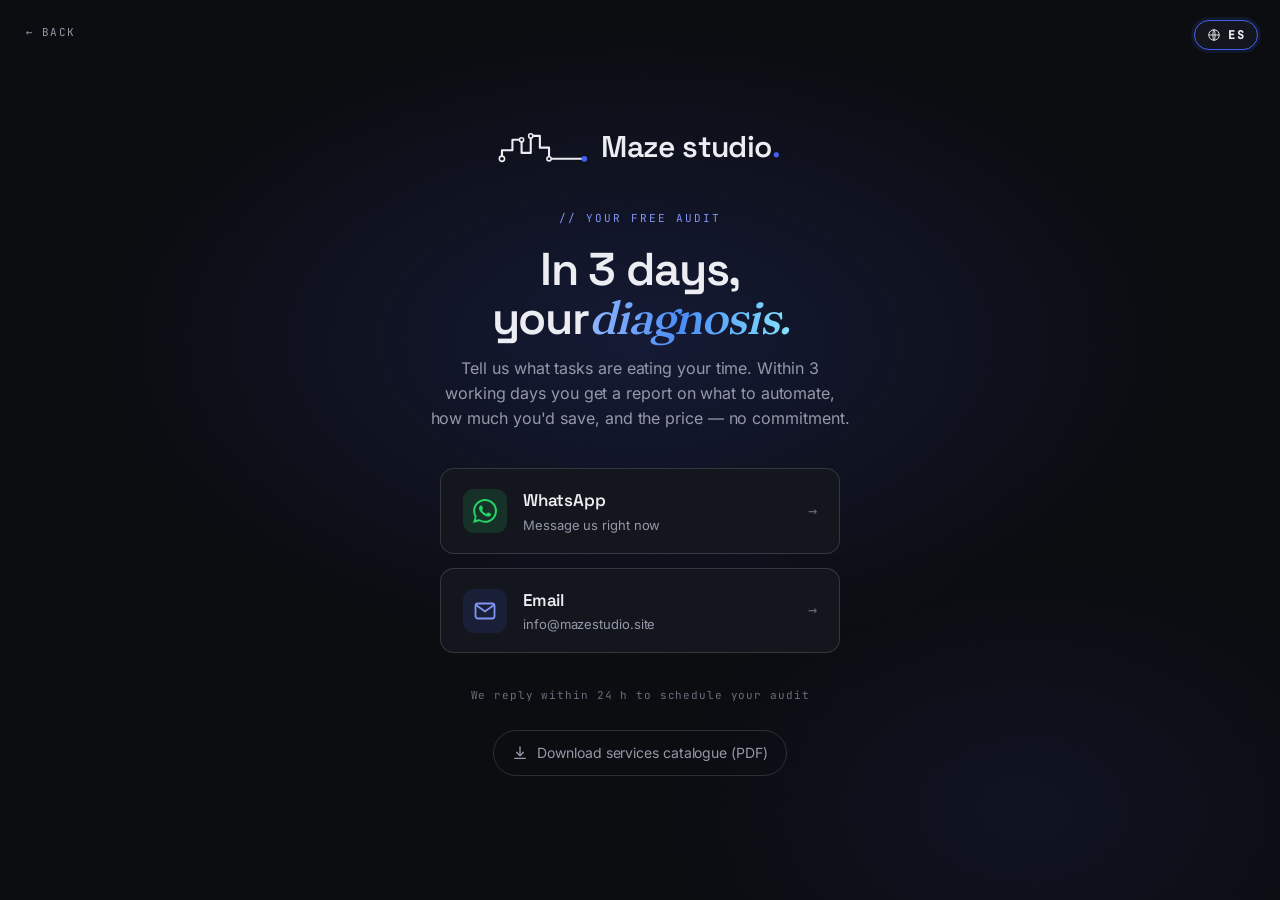
<file: hablemos.html>
<!DOCTYPE html>
<html lang="es">
<head>
<meta charset="UTF-8">
<meta name="viewport" content="width=device-width, initial-scale=1.0">
<title>Mazestudio · hablemos</title>
<meta name="description" content="Empieza una conversación con Mazestudio por WhatsApp o email. Te respondemos en menos de 24 h.">
<meta name="robots" content="noindex, follow">
<meta name="theme-color" content="#0B0C10">
<link rel="canonical" href="https://mazestudio.site/hablemos.html">
<link rel="icon" href="favicon.svg" type="image/svg+xml">

<!-- ══════════════════════════════════════════════════════════════
     Open Graph / Twitter · esta es LA página que se pega por
     WhatsApp a un cliente, así que la tarjeta importa más aquí que
     en ninguna otra. El `noindex` de arriba NO afecta: los bots
     sociales no son buscadores y renderizan la tarjeta igual.
     Se queda en español aunque la página se traduzca en cliente
     (mz_lang): el scraper no ejecuta JS, así que lo que hay en el
     HTML servido es lo único que llega a leer.
     ══════════════════════════════════════════════════════════════ -->
<meta property="og:type"        content="website">
<meta property="og:url"         content="https://mazestudio.site/hablemos.html">
<meta property="og:title"       content="Hablemos · Maze studio, consultoría e integración de IA">
<meta property="og:description" content="Escríbenos por WhatsApp o email. Respondemos en menos de 24 h.">
<meta property="og:image"       content="https://mazestudio.site/og-image.png">
<meta property="og:locale"      content="es_ES">

<meta name="twitter:card"        content="summary_large_image">
<meta name="twitter:title"       content="Hablemos · Maze studio, consultoría e integración de IA">
<meta name="twitter:description" content="Escríbenos por WhatsApp o email. Respondemos en menos de 24 h.">
<meta name="twitter:image"       content="https://mazestudio.site/og-image.png">

<link rel="stylesheet" href="assets/fonts/fonts.css">
<style>
  :root{
    --bg:#0B0C10;
    --bg-2:#0F1116;
    --surface:#14161E;
    --surface-2:#191C26;
    --ink:#ECEDF2;
    --ink-mut:#9498A8;
    --ink-dim:#696D7C;
    --line:rgba(255,255,255,.07);
    --line-2:rgba(255,255,255,.14);
    --accent:#4361F0;
    --accent-deep:#2D4ECC;
    --accent-soft:#8295F2;
    --accent-wash:rgba(67,97,240,.12);
    --wa:#25D366;

    --display:'Space Grotesk', system-ui, sans-serif;
    --serif:'Fraunces', 'Times New Roman', Georgia, serif;
    --sans:'Inter', system-ui, sans-serif;
    --mono:'JetBrains Mono', ui-monospace, monospace;
  }
  *{margin:0;padding:0;box-sizing:border-box;}
  html{scroll-behavior:smooth;}
  body{
    background:var(--bg);color:var(--ink);font-family:var(--sans);
    line-height:1.55;-webkit-font-smoothing:antialiased;letter-spacing:-.005em;
    min-height:100dvh;overflow-x:hidden;position:relative;
    display:flex;align-items:center;justify-content:center;
  }
  img,svg{max-width:100%;}
  a{color:inherit;text-decoration:none;}

  /* halo de fondo cobalto */
  body::before{
    content:"";position:fixed;inset:0;z-index:0;pointer-events:none;
    background:
      radial-gradient(60% 50% at 50% 38%, rgba(67,97,240,.16), transparent 70%),
      radial-gradient(40% 40% at 80% 90%, rgba(67,97,240,.08), transparent 70%);
  }

  /* grano / textura de film */
  .grain{
    position:fixed; inset:-50%; z-index:1; pointer-events:none;
    width:200%; height:200%; opacity:.05; mix-blend-mode:overlay;
    background-image:url("data:image/svg+xml;utf8,<svg xmlns='http://www.w3.org/2000/svg' width='160' height='160'><filter id='n'><feTurbulence type='fractalNoise' baseFrequency='0.9' numOctaves='2' stitchTiles='stitch'/></filter><rect width='100%25' height='100%25' filter='url(%23n)'/></svg>");
    background-size:160px 160px;
  }
  @media (prefers-reduced-motion:no-preference){
    .grain{animation:grain 1.1s steps(5) infinite;}
  }
  @keyframes grain{
    0%{transform:translate(0,0)} 20%{transform:translate(-4%,3%)}
    40%{transform:translate(3%,-4%)} 60%{transform:translate(-3%,2%)}
    80%{transform:translate(4%,-2%)} 100%{transform:translate(0,0)}
  }

  /* volver */
  .back{
    position:fixed;top:24px;left:26px;z-index:10;
    display:inline-flex;align-items:center;gap:8px;
    font-family:var(--mono);font-size:11px;letter-spacing:.12em;text-transform:uppercase;
    color:var(--ink-mut);transition:color .2s,transform .2s;
  }
  .back:hover{color:var(--ink);transform:translateX(-3px);}

  /* botón de idioma (muy visible) */
  .lang-toggle{position:fixed;top:20px;right:22px;z-index:10;display:inline-flex;align-items:center;gap:7px;cursor:pointer;
    font-family:var(--mono);font-size:11.5px;font-weight:600;letter-spacing:.12em;text-transform:uppercase;
    color:var(--ink);background:var(--surface);border:1px solid var(--accent);border-radius:30px;
    padding:7px 12px;line-height:1;box-shadow:0 0 0 3px var(--accent-wash);
    transition:background .2s ease,border-color .2s ease,color .2s ease,box-shadow .2s ease,transform .15s ease;}
  .lang-toggle:hover{background:var(--accent);border-color:var(--accent);color:#fff;transform:translateY(-1px);box-shadow:0 9px 24px -8px var(--accent);}
  .lang-toggle svg{width:14px;height:14px;stroke:currentColor;fill:none;stroke-width:1.6;flex:0 0 auto;}
  .lang-toggle .lt-cur{font-weight:700;}

  /* tarjeta central */
  .card{
    position:relative;z-index:5;width:100%;max-width:560px;
    padding:48px 28px;text-align:center;
    animation:rise .7s cubic-bezier(.22,1,.36,1) both;
  }
  @keyframes rise{from{opacity:0;transform:translateY(18px);}to{opacity:1;transform:none;}}

  /* logo */
  .logo{display:inline-flex;align-items:center;gap:15px;margin-bottom:40px;}
  .logo svg{display:block;height:34px;width:auto;overflow:visible;}
  .logo .hilo{fill:none;stroke:var(--ink);stroke-width:3.2;stroke-linecap:round;stroke-linejoin:round;}
  .logo .nd{fill:var(--bg);stroke:var(--ink);stroke-width:2.4;}
  .logo .nd.end{fill:var(--accent);stroke:none;}
  .logo .wm{font-family:var(--display);font-weight:600;font-size:30px;letter-spacing:-.02em;color:var(--ink);}
  .logo .wm .dot{color:var(--accent);}

  .eyebrow{font-family:var(--mono);font-size:11px;letter-spacing:.18em;text-transform:uppercase;color:var(--accent-soft);margin-bottom:18px;}
  h1{font-family:var(--display);font-weight:600;font-size:clamp(30px,7vw,46px);line-height:1.05;letter-spacing:-.025em;margin-bottom:14px;}
  h1 em{font-family:var(--serif);font-style:italic;font-weight:500;background:linear-gradient(90deg,#8FB6FF,#4B8CF7 45%,#86E6FF);
    -webkit-background-clip:text;background-clip:text;-webkit-text-fill-color:transparent;color:transparent;
    padding-right:.14em;margin-right:-.14em;}
  .sub{font-size:16px;color:var(--ink-mut);max-width:420px;margin:0 auto 38px;}

  /* botones de acción */
  .actions{display:flex;flex-direction:column;gap:14px;max-width:400px;margin:0 auto;}
  .opt{
    display:flex;align-items:center;gap:16px;text-align:left;
    padding:18px 22px;border-radius:14px;
    border:1px solid var(--line-2);background:var(--surface);
    transition:transform .18s, background .18s, border-color .18s, box-shadow .18s;
  }
  .opt:hover{transform:translateY(-3px);}
  .opt .ic{flex:0 0 auto;width:44px;height:44px;border-radius:11px;display:grid;place-items:center;}
  .opt .ic svg{width:24px;height:24px;display:block;}
  .opt .tx{display:flex;flex-direction:column;gap:1px;}
  .opt .tx b{font-family:var(--display);font-weight:600;font-size:17px;letter-spacing:-.01em;}
  .opt .tx span{font-size:13px;color:var(--ink-mut);}
  .opt .go{margin-left:auto;font-family:var(--mono);font-size:15px;color:var(--ink-dim);transition:transform .18s,color .18s;}
  .opt:hover .go{transform:translateX(4px);color:var(--ink);}

  .opt.wa:hover{border-color:var(--wa);background:rgba(37,211,102,.08);box-shadow:0 16px 40px -18px var(--wa);}
  .opt.wa .ic{background:rgba(37,211,102,.14);}
  .opt.wa .ic svg{fill:var(--wa);}

  .opt.mail:hover{border-color:var(--accent);background:var(--accent-wash);box-shadow:0 16px 40px -18px var(--accent);}
  .opt.mail .ic{background:var(--accent-wash);}
  .opt.mail .ic svg{stroke:var(--accent-soft);fill:none;stroke-width:1.8;}

  .note{margin-top:34px;font-family:var(--mono);font-size:11px;letter-spacing:.08em;color:var(--ink-dim);}
  .pdfline{margin-top:26px;display:inline-flex;align-items:center;gap:9px;padding:11px 18px;
    border:1px solid var(--line-2,rgba(255,255,255,.16));border-radius:999px;
    font-size:14px;color:var(--ink-mut,rgba(234,232,242,.75));transition:color .2s,border-color .2s,background .2s;}
  .pdfline:hover{color:#fff;border-color:#4B8CF7;background:rgba(255,255,255,.05);}
  .pdfline svg{width:16px;height:16px;flex:none;}
  .legalmini{margin-top:20px;display:flex;justify-content:center;gap:16px;flex-wrap:wrap;
    font-family:var(--mono);font-size:10px;letter-spacing:.1em;text-transform:uppercase;}
  .legalmini a{color:var(--ink-dim);transition:color .2s;}
  .legalmini a:hover{color:var(--ink-mut);}

  @media (max-width:480px){
    .card{padding:40px 20px;}
    .logo{margin-bottom:32px;}
  }
</style>
</head>
<body>
<div class="grain"></div>

<a class="back" href="mazestudio-web.html" data-home><span>←</span> Volver</a>
<button class="lang-toggle" id="langToggle" type="button" aria-label="Cambiar idioma · Switch language" data-i18n-skip>
  <svg viewBox="0 0 24 24" aria-hidden="true"><circle cx="12" cy="12" r="9"/><path d="M3 12h18M12 3c2.6 2.9 2.6 15.1 0 18M12 3c-2.6 2.9-2.6 15.1 0 18"/></svg>
  <span class="lt-cur">EN</span>
</button>

<main class="card">
  <a class="logo" href="mazestudio-web.html" data-home aria-label="Mazestudio">
    <svg viewBox="0 0 132 52" aria-hidden="true">
      <path class="hilo" d="M3 44 L3 31 L19 31 L19 15 L33 15 L33 35 L47 35 L47 9 L61 9 L61 27 L75 27 L75 44 L129 44"/>
      <circle class="nd" cx="3"  cy="44" r="4"/>
      <circle class="nd" cx="33" cy="15" r="3.2"/>
      <circle class="nd" cx="47" cy="9"  r="3.2"/>
      <circle class="nd" cx="75" cy="44" r="3.2"/>
      <circle class="nd end" cx="129" cy="44" r="4.4"/>
    </svg>
    <span class="wm">Maze studio<span class="dot">.</span></span>
  </a>

  <p class="eyebrow">// tu auditoría gratis</p>
  <h1>En 3 días, tu <em>diagnóstico.</em></h1>
  <p class="sub">Cuéntanos qué tareas te quitan tiempo. En 3 días laborables tienes un informe con qué automatizar, cuánto te ahorras y el precio — sin compromiso.</p>

  <div class="actions">
    <a class="opt wa" href="https://wa.me/34636152135?text=Buenas%2C%20vengo%20de%20la%20web%20y%20me%20gustar%C3%ADa%20que%20me%20ayud%C3%A9is%20a%20detectar%20y%20mejorar%20ciertos%20procesos." target="_blank" rel="noopener">
      <span class="ic">
        <svg viewBox="0 0 24 24" aria-hidden="true"><path d="M.057 24l1.687-6.163a11.867 11.867 0 0 1-1.587-5.946C.16 5.335 5.495 0 12.05 0a11.82 11.82 0 0 1 8.413 3.488 11.824 11.824 0 0 1 3.48 8.414c-.003 6.557-5.338 11.892-11.893 11.892a11.9 11.9 0 0 1-5.688-1.448L.057 24zm6.597-3.807c1.676.995 3.276 1.591 5.392 1.592 5.448 0 9.886-4.434 9.889-9.885.002-5.462-4.415-9.89-9.881-9.892-5.452 0-9.887 4.434-9.889 9.884a9.86 9.86 0 0 0 1.511 5.26l-.999 3.648 3.477-.607zm11.387-5.464c-.074-.124-.272-.198-.57-.347-.297-.149-1.758-.868-2.031-.967-.272-.099-.47-.149-.669.149-.198.297-.768.967-.941 1.165-.173.198-.347.223-.644.074-.297-.149-1.255-.462-2.39-1.475-.883-.788-1.48-1.761-1.653-2.059-.173-.297-.018-.458.13-.606.134-.133.297-.347.446-.521.151-.172.2-.296.3-.495.099-.198.05-.372-.025-.521-.075-.148-.669-1.611-.916-2.206-.242-.579-.487-.501-.669-.51l-.57-.01c-.198 0-.52.074-.792.372-.272.297-1.04 1.016-1.04 2.479 0 1.462 1.065 2.875 1.213 3.074.149.198 2.095 3.2 5.076 4.487.709.306 1.263.489 1.694.626.712.226 1.36.194 1.872.118.571-.085 1.758-.719 2.006-1.413.248-.695.248-1.29.173-1.414z"/></svg>
      </span>
      <span class="tx">
        <b>WhatsApp</b>
        <span>Escríbenos ahora mismo</span>
      </span>
      <span class="go">→</span>
    </a>

    <a class="opt mail" href="mailto:info@mazestudio.site?subject=Quiero%20automatizar%20mi%20negocio&body=Hola%20Mazestudio%2C%0D%0A%0D%0AVengo%20de%20vuestra%20web%20y%20me%20gustar%C3%ADa%20que%20me%20cont%C3%A9is%20c%C3%B3mo%20pod%C3%A9is%20ayudarme.%0D%0A%0D%0AGracias.">
      <span class="ic">
        <svg viewBox="0 0 24 24" aria-hidden="true"><rect x="2.5" y="4.5" width="19" height="15" rx="2.5"/><path d="M3 6l9 6.5L21 6"/></svg>
      </span>
      <span class="tx">
        <b>Email</b>
        <span>info@mazestudio.site</span>
      </span>
      <span class="go">→</span>
    </a>
  </div>

  <p class="note">Respondemos en menos de 24 h para agendar tu auditoría</p>

  <p><a class="pdfline" id="catalogoPdf" href="docs/mazestudio-catalogo-servicios.pdf" download>
    <svg viewBox="0 0 24 24" fill="none" stroke="currentColor" stroke-width="2" stroke-linecap="round" stroke-linejoin="round" aria-hidden="true"><path d="M12 3v12"/><polyline points="7 11 12 16 17 11"/><path d="M4 20h16"/></svg>
    Descargar catálogo de servicios (PDF)
  </a></p>

  <!-- LEGALES desenlazadas hasta el alta de autónomo
  <nav class="legalmini">
    <a href="aviso-legal.html">Aviso legal</a>
    <a href="privacidad.html">Privacidad</a>
    <a href="cookies.html">Cookies</a>
  </nav>
  -->
</main>

<script>
  /* "Volver"/logo → home correcta (local: mazestudio-web.html · producción: /) */
  (function(){
    var home = (location.protocol === 'file:') ? 'mazestudio-web.html' : '/';
    document.querySelectorAll('a[data-home]').forEach(function(a){
      a.setAttribute('href', home);
    });
  })();
</script>

<script>
/* ——— TRADUCTOR ES⇄EN (misma lógica que la web) + mensajes pre-rellenados en cada idioma ——— */
(function(){
  'use strict';
  var DICT = {
    "Volver":" Back",
    "// tu auditoría gratis":"// your free audit",
    "En 3 días, tu":"In 3 days, your",
    "diagnóstico.":"diagnosis.",
    "Cuéntanos qué tareas te quitan tiempo. En 3 días laborables tienes un informe con qué automatizar, cuánto te ahorras y el precio — sin compromiso.":"Tell us what tasks are eating your time. Within 3 working days you get a report on what to automate, how much you'd save, and the price — no commitment.",
    "Escríbenos ahora mismo":"Message us right now",
    "Respondemos en menos de 24 h para agendar tu auditoría":"We reply within 24 h to schedule your audit",
    "Descargar catálogo de servicios (PDF)":"Download services catalogue (PDF)"
  };
  var lang = 'es', orig = new WeakMap();
  function accept(n){ var p=n.parentNode; if(!p) return false; var t=p.nodeName; if(t==='SCRIPT'||t==='STYLE') return false; if(p.nodeType===1 && p.closest && p.closest('[data-i18n-skip]')) return false; return !!(n.nodeValue && n.nodeValue.trim()); }
  function tr(n){ if(lang!=='en' || !accept(n)) return; var k=n.nodeValue.trim(); var en=DICT[k]; if(en===undefined) return; orig.set(n, n.nodeValue); if(n.nodeValue!==en) n.nodeValue=en; }
  function walk(root, fn){ if(root.nodeType===3){ fn(root); return; } var w=document.createTreeWalker(root, NodeFilter.SHOW_TEXT, null), x; while((x=w.nextNode())) fn(x); }

  // enlaces de acción con el mensaje pre-rellenado en el idioma activo
  var wa = document.querySelector('.opt.wa'), mail = document.querySelector('.opt.mail');
  var waEs = wa ? wa.getAttribute('href') : null, mailEs = mail ? mail.getAttribute('href') : null;
  var WA_EN = "Hi, I came from your website and I'd like your help identifying and improving certain processes.";
  var MS_EN = "I want to automate my business";
  var MB_EN = "Hi Mazestudio,\r\n\r\nI came from your website and I'd like you to tell me how you can help me.\r\n\r\nThanks.";
  var pdf = document.getElementById('catalogoPdf');
  var pdfEs = pdf ? pdf.getAttribute('href') : null;
  function links(l){
    if(wa)   wa.setAttribute('href',   l==='en' ? 'https://wa.me/34636152135?text='+encodeURIComponent(WA_EN) : waEs);
    if(mail) mail.setAttribute('href', l==='en' ? 'mailto:info@mazestudio.site?subject='+encodeURIComponent(MS_EN)+'&body='+encodeURIComponent(MB_EN) : mailEs);
    if(pdf)  pdf.setAttribute('href',  l==='en' ? 'docs/mazestudio-services-catalogue.pdf' : pdfEs);
  }
  function toEN(){ lang='en'; document.documentElement.lang='en'; document.title="Mazestudio · let's talk"; walk(document.body, tr); links('en'); }
  function toES(){ lang='es'; document.documentElement.lang='es'; document.title='Mazestudio · hablemos'; walk(document.body, function(n){ if(orig.has(n)){ var o=orig.get(n); if(n.nodeValue!==o) n.nodeValue=o; } }); links('es'); }

  var btn = document.getElementById('langToggle'), cur = btn ? btn.querySelector('.lt-cur') : null;
  function apply(l, save){ if(l==='en'){ toEN(); if(cur) cur.textContent='ES'; } else { toES(); if(cur) cur.textContent='EN'; } if(save){ try{ localStorage.setItem('mz_lang', l); }catch(e){} } }
  if(btn) btn.addEventListener('click', function(){ apply(lang==='en' ? 'es' : 'en', true); });
  var saved = 'es'; try{ saved = localStorage.getItem('mz_lang') || 'es'; }catch(e){}
  if(saved === 'en') apply('en', false);
})();
</script>

</body>
</html>
</file>
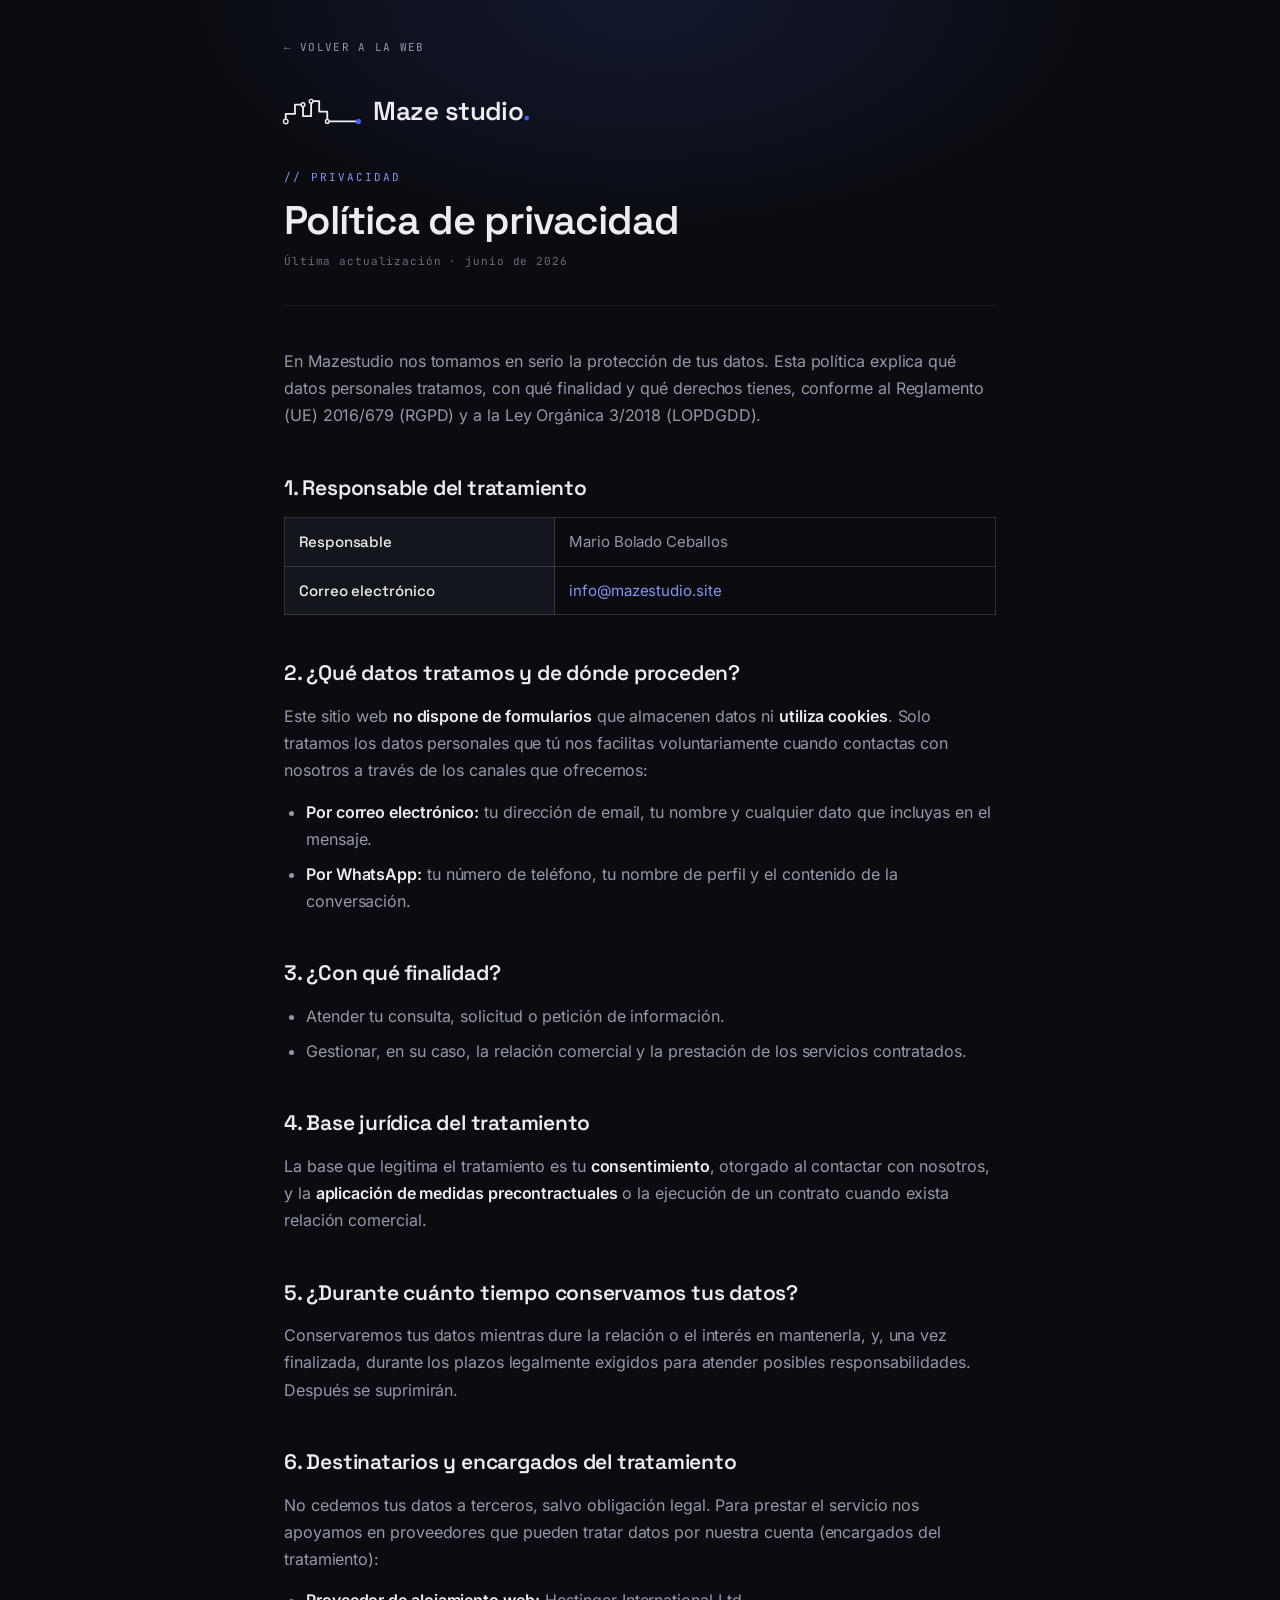
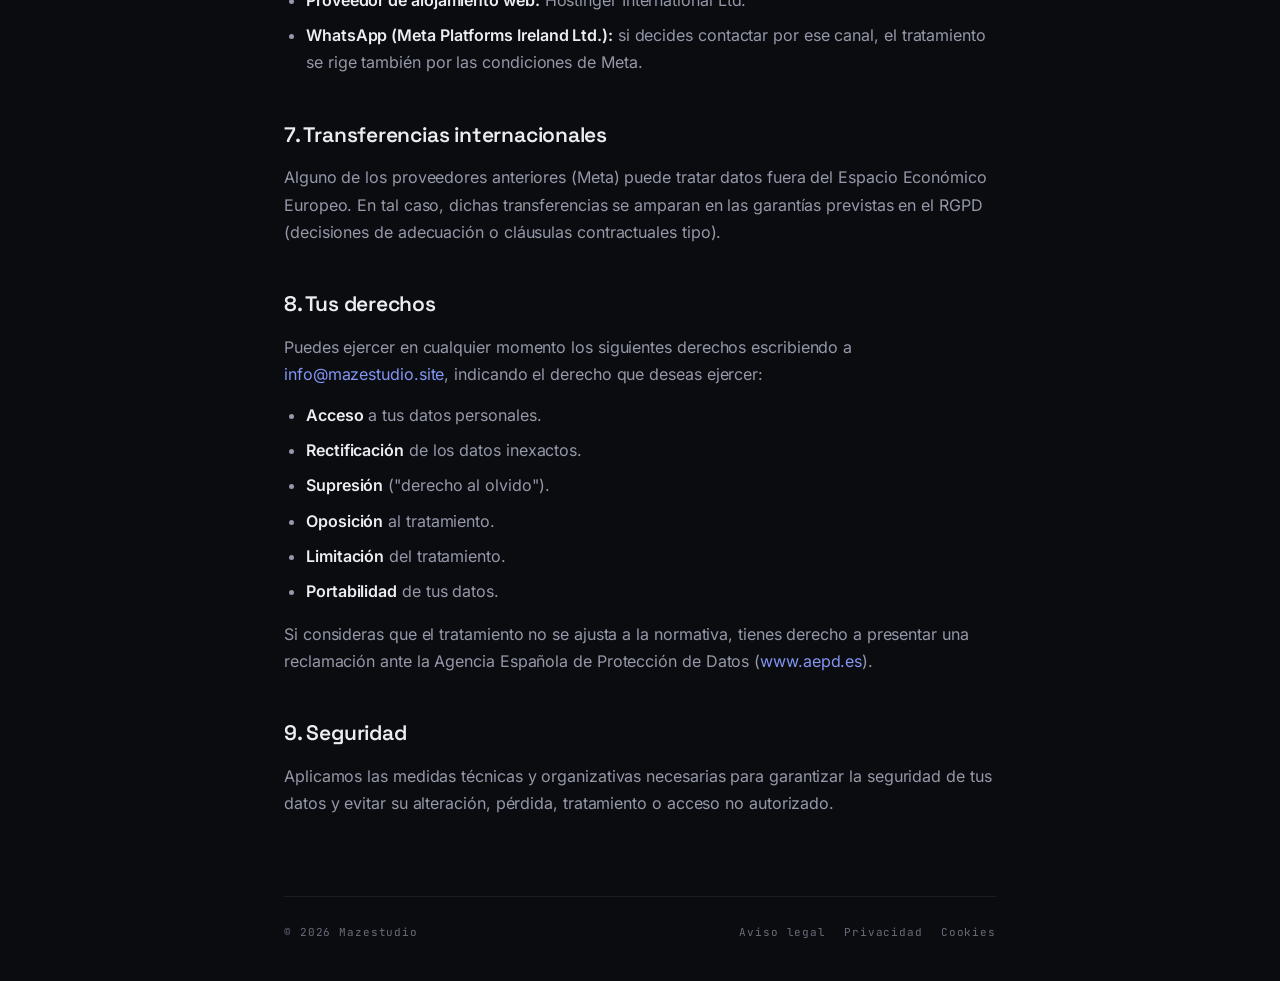
<file: privacidad.html>
<!DOCTYPE html>
<html lang="es">
<head>
<meta charset="UTF-8">
<meta name="viewport" content="width=device-width, initial-scale=1.0">
<title>Política de privacidad · Mazestudio</title>
<meta name="description" content="Política de privacidad de Mazestudio: cómo tratamos los datos personales conforme al RGPD y la LOPDGDD.">
<meta name="robots" content="noindex, follow">
<meta name="theme-color" content="#0B0C10">
<link rel="icon" href="favicon.svg" type="image/svg+xml">
<link rel="stylesheet" href="assets/fonts/fonts.css">
<link rel="stylesheet" href="legal.css">
</head>
<body>
<div class="wrap">

  <a class="back" href="mazestudio-web.html" data-home><span>←</span> Volver a la web</a>

  <header class="legal-head">
    <a class="logo" href="mazestudio-web.html" data-home aria-label="Mazestudio">
      <svg viewBox="0 0 132 52" aria-hidden="true">
        <path class="hilo" d="M3 44 L3 31 L19 31 L19 15 L33 15 L33 35 L47 35 L47 9 L61 9 L61 27 L75 27 L75 44 L129 44"/>
        <circle class="nd" cx="3"  cy="44" r="4"/>
        <circle class="nd" cx="33" cy="15" r="3.2"/>
        <circle class="nd" cx="47" cy="9"  r="3.2"/>
        <circle class="nd" cx="75" cy="44" r="3.2"/>
        <circle class="nd end" cx="129" cy="44" r="4.4"/>
      </svg>
      <span class="wm">Maze studio<span class="dot">.</span></span>
    </a>
    <p class="eyebrow">// privacidad</p>
    <h1>Política de privacidad</h1>
    <p class="updated">Última actualización · junio de 2026</p>
  </header>

  <article>
    <p>En Mazestudio nos tomamos en serio la protección de tus datos. Esta política explica qué datos personales tratamos, con qué finalidad y qué derechos tienes, conforme al Reglamento (UE) 2016/679 (RGPD) y a la Ley Orgánica 3/2018 (LOPDGDD).</p>

    <h2>1. Responsable del tratamiento</h2>
    <table class="idtable">
      <tr><th>Responsable</th><td>Mario Bolado Ceballos</td></tr>
      <tr><th>Correo electrónico</th><td><a href="mailto:info@mazestudio.site">info@mazestudio.site</a></td></tr>
    </table>

    <h2>2. ¿Qué datos tratamos y de dónde proceden?</h2>
    <p>Este sitio web <strong>no dispone de formularios</strong> que almacenen datos ni <strong>utiliza cookies</strong>. Solo tratamos los datos personales que tú nos facilitas voluntariamente cuando contactas con nosotros a través de los canales que ofrecemos:</p>
    <ul>
      <li><strong>Por correo electrónico:</strong> tu dirección de email, tu nombre y cualquier dato que incluyas en el mensaje.</li>
      <li><strong>Por WhatsApp:</strong> tu número de teléfono, tu nombre de perfil y el contenido de la conversación.</li>
    </ul>

    <h2>3. ¿Con qué finalidad?</h2>
    <ul>
      <li>Atender tu consulta, solicitud o petición de información.</li>
      <li>Gestionar, en su caso, la relación comercial y la prestación de los servicios contratados.</li>
    </ul>

    <h2>4. Base jurídica del tratamiento</h2>
    <p>La base que legitima el tratamiento es tu <strong>consentimiento</strong>, otorgado al contactar con nosotros, y la <strong>aplicación de medidas precontractuales</strong> o la ejecución de un contrato cuando exista relación comercial.</p>

    <h2>5. ¿Durante cuánto tiempo conservamos tus datos?</h2>
    <p>Conservaremos tus datos mientras dure la relación o el interés en mantenerla, y, una vez finalizada, durante los plazos legalmente exigidos para atender posibles responsabilidades. Después se suprimirán.</p>

    <h2>6. Destinatarios y encargados del tratamiento</h2>
    <p>No cedemos tus datos a terceros, salvo obligación legal. Para prestar el servicio nos apoyamos en proveedores que pueden tratar datos por nuestra cuenta (encargados del tratamiento):</p>
    <ul>
      <li><strong>Proveedor de alojamiento web:</strong> Hostinger International Ltd.</li>
      <li><strong>WhatsApp (Meta Platforms Ireland Ltd.):</strong> si decides contactar por ese canal, el tratamiento se rige también por las condiciones de Meta.</li>
    </ul>

    <h2>7. Transferencias internacionales</h2>
    <p>Alguno de los proveedores anteriores (Meta) puede tratar datos fuera del Espacio Económico Europeo. En tal caso, dichas transferencias se amparan en las garantías previstas en el RGPD (decisiones de adecuación o cláusulas contractuales tipo).</p>

    <h2>8. Tus derechos</h2>
    <p>Puedes ejercer en cualquier momento los siguientes derechos escribiendo a <a href="mailto:info@mazestudio.site">info@mazestudio.site</a>, indicando el derecho que deseas ejercer:</p>
    <ul>
      <li><strong>Acceso</strong> a tus datos personales.</li>
      <li><strong>Rectificación</strong> de los datos inexactos.</li>
      <li><strong>Supresión</strong> ("derecho al olvido").</li>
      <li><strong>Oposición</strong> al tratamiento.</li>
      <li><strong>Limitación</strong> del tratamiento.</li>
      <li><strong>Portabilidad</strong> de tus datos.</li>
    </ul>
    <p>Si consideras que el tratamiento no se ajusta a la normativa, tienes derecho a presentar una reclamación ante la Agencia Española de Protección de Datos (<a href="https://www.aepd.es" target="_blank" rel="noopener">www.aepd.es</a>).</p>

    <h2>9. Seguridad</h2>
    <p>Aplicamos las medidas técnicas y organizativas necesarias para garantizar la seguridad de tus datos y evitar su alteración, pérdida, tratamiento o acceso no autorizado.</p>
  </article>

  <footer class="legal-foot">
    <span>© 2026 Mazestudio</span>
    <nav>
      <a href="aviso-legal.html">Aviso legal</a>
      <a href="privacidad.html">Privacidad</a>
      <a href="cookies.html">Cookies</a>
    </nav>
  </footer>

</div>

<script>
  (function(){
    var home = (location.protocol === 'file:') ? 'mazestudio-web.html' : '/';
    document.querySelectorAll('a[data-home]').forEach(function(a){ a.setAttribute('href', home); });
  })();
</script>
</body>
</html>
</file>
<file: assets/fonts/fonts.css>
/* Fuentes auto-alojadas (desde Google Fonts) — GENERADO por fetch-fonts.mjs.
   Familias: Bricolage Grotesque, Inter, JetBrains Mono, Space Grotesk, Fraunces.
   Subsets: latin + latin-ext. Cero peticiones a terceros. */
@font-face {
  font-family: 'Bricolage Grotesque';
  font-style: normal;
  font-weight: 300;
  font-stretch: 100%;
  font-display: swap;
  src: url(./bricolage-grotesque-300-latin-ext.woff2) format('woff2');
  unicode-range: U+0100-02BA, U+02BD-02C5, U+02C7-02CC, U+02CE-02D7, U+02DD-02FF, U+0304, U+0308, U+0329, U+1D00-1DBF, U+1E00-1E9F, U+1EF2-1EFF, U+2020, U+20A0-20AB, U+20AD-20C0, U+2113, U+2C60-2C7F, U+A720-A7FF;
}
@font-face {
  font-family: 'Bricolage Grotesque';
  font-style: normal;
  font-weight: 300;
  font-stretch: 100%;
  font-display: swap;
  src: url(./bricolage-grotesque-300-latin.woff2) format('woff2');
  unicode-range: U+0000-00FF, U+0131, U+0152-0153, U+02BB-02BC, U+02C6, U+02DA, U+02DC, U+0304, U+0308, U+0329, U+2000-206F, U+20AC, U+2122, U+2191, U+2193, U+2212, U+2215, U+FEFF, U+FFFD;
}
@font-face {
  font-family: 'Bricolage Grotesque';
  font-style: normal;
  font-weight: 400;
  font-stretch: 100%;
  font-display: swap;
  src: url(./bricolage-grotesque-400-latin-ext.woff2) format('woff2');
  unicode-range: U+0100-02BA, U+02BD-02C5, U+02C7-02CC, U+02CE-02D7, U+02DD-02FF, U+0304, U+0308, U+0329, U+1D00-1DBF, U+1E00-1E9F, U+1EF2-1EFF, U+2020, U+20A0-20AB, U+20AD-20C0, U+2113, U+2C60-2C7F, U+A720-A7FF;
}
@font-face {
  font-family: 'Bricolage Grotesque';
  font-style: normal;
  font-weight: 400;
  font-stretch: 100%;
  font-display: swap;
  src: url(./bricolage-grotesque-400-latin.woff2) format('woff2');
  unicode-range: U+0000-00FF, U+0131, U+0152-0153, U+02BB-02BC, U+02C6, U+02DA, U+02DC, U+0304, U+0308, U+0329, U+2000-206F, U+20AC, U+2122, U+2191, U+2193, U+2212, U+2215, U+FEFF, U+FFFD;
}
@font-face {
  font-family: 'Bricolage Grotesque';
  font-style: normal;
  font-weight: 500;
  font-stretch: 100%;
  font-display: swap;
  src: url(./bricolage-grotesque-500-latin-ext.woff2) format('woff2');
  unicode-range: U+0100-02BA, U+02BD-02C5, U+02C7-02CC, U+02CE-02D7, U+02DD-02FF, U+0304, U+0308, U+0329, U+1D00-1DBF, U+1E00-1E9F, U+1EF2-1EFF, U+2020, U+20A0-20AB, U+20AD-20C0, U+2113, U+2C60-2C7F, U+A720-A7FF;
}
@font-face {
  font-family: 'Bricolage Grotesque';
  font-style: normal;
  font-weight: 500;
  font-stretch: 100%;
  font-display: swap;
  src: url(./bricolage-grotesque-500-latin.woff2) format('woff2');
  unicode-range: U+0000-00FF, U+0131, U+0152-0153, U+02BB-02BC, U+02C6, U+02DA, U+02DC, U+0304, U+0308, U+0329, U+2000-206F, U+20AC, U+2122, U+2191, U+2193, U+2212, U+2215, U+FEFF, U+FFFD;
}
@font-face {
  font-family: 'Bricolage Grotesque';
  font-style: normal;
  font-weight: 600;
  font-stretch: 100%;
  font-display: swap;
  src: url(./bricolage-grotesque-600-latin-ext.woff2) format('woff2');
  unicode-range: U+0100-02BA, U+02BD-02C5, U+02C7-02CC, U+02CE-02D7, U+02DD-02FF, U+0304, U+0308, U+0329, U+1D00-1DBF, U+1E00-1E9F, U+1EF2-1EFF, U+2020, U+20A0-20AB, U+20AD-20C0, U+2113, U+2C60-2C7F, U+A720-A7FF;
}
@font-face {
  font-family: 'Bricolage Grotesque';
  font-style: normal;
  font-weight: 600;
  font-stretch: 100%;
  font-display: swap;
  src: url(./bricolage-grotesque-600-latin.woff2) format('woff2');
  unicode-range: U+0000-00FF, U+0131, U+0152-0153, U+02BB-02BC, U+02C6, U+02DA, U+02DC, U+0304, U+0308, U+0329, U+2000-206F, U+20AC, U+2122, U+2191, U+2193, U+2212, U+2215, U+FEFF, U+FFFD;
}
@font-face {
  font-family: 'Bricolage Grotesque';
  font-style: normal;
  font-weight: 700;
  font-stretch: 100%;
  font-display: swap;
  src: url(./bricolage-grotesque-700-latin-ext.woff2) format('woff2');
  unicode-range: U+0100-02BA, U+02BD-02C5, U+02C7-02CC, U+02CE-02D7, U+02DD-02FF, U+0304, U+0308, U+0329, U+1D00-1DBF, U+1E00-1E9F, U+1EF2-1EFF, U+2020, U+20A0-20AB, U+20AD-20C0, U+2113, U+2C60-2C7F, U+A720-A7FF;
}
@font-face {
  font-family: 'Bricolage Grotesque';
  font-style: normal;
  font-weight: 700;
  font-stretch: 100%;
  font-display: swap;
  src: url(./bricolage-grotesque-700-latin.woff2) format('woff2');
  unicode-range: U+0000-00FF, U+0131, U+0152-0153, U+02BB-02BC, U+02C6, U+02DA, U+02DC, U+0304, U+0308, U+0329, U+2000-206F, U+20AC, U+2122, U+2191, U+2193, U+2212, U+2215, U+FEFF, U+FFFD;
}
@font-face {
  font-family: 'Bricolage Grotesque';
  font-style: normal;
  font-weight: 800;
  font-stretch: 100%;
  font-display: swap;
  src: url(./bricolage-grotesque-800-latin-ext.woff2) format('woff2');
  unicode-range: U+0100-02BA, U+02BD-02C5, U+02C7-02CC, U+02CE-02D7, U+02DD-02FF, U+0304, U+0308, U+0329, U+1D00-1DBF, U+1E00-1E9F, U+1EF2-1EFF, U+2020, U+20A0-20AB, U+20AD-20C0, U+2113, U+2C60-2C7F, U+A720-A7FF;
}
@font-face {
  font-family: 'Bricolage Grotesque';
  font-style: normal;
  font-weight: 800;
  font-stretch: 100%;
  font-display: swap;
  src: url(./bricolage-grotesque-800-latin.woff2) format('woff2');
  unicode-range: U+0000-00FF, U+0131, U+0152-0153, U+02BB-02BC, U+02C6, U+02DA, U+02DC, U+0304, U+0308, U+0329, U+2000-206F, U+20AC, U+2122, U+2191, U+2193, U+2212, U+2215, U+FEFF, U+FFFD;
}
@font-face {
  font-family: 'Inter';
  font-style: normal;
  font-weight: 300;
  font-display: swap;
  src: url(./inter-300-latin-ext.woff2) format('woff2');
  unicode-range: U+0100-02BA, U+02BD-02C5, U+02C7-02CC, U+02CE-02D7, U+02DD-02FF, U+0304, U+0308, U+0329, U+1D00-1DBF, U+1E00-1E9F, U+1EF2-1EFF, U+2020, U+20A0-20AB, U+20AD-20C0, U+2113, U+2C60-2C7F, U+A720-A7FF;
}
@font-face {
  font-family: 'Inter';
  font-style: normal;
  font-weight: 300;
  font-display: swap;
  src: url(./inter-300-latin.woff2) format('woff2');
  unicode-range: U+0000-00FF, U+0131, U+0152-0153, U+02BB-02BC, U+02C6, U+02DA, U+02DC, U+0304, U+0308, U+0329, U+2000-206F, U+20AC, U+2122, U+2191, U+2193, U+2212, U+2215, U+FEFF, U+FFFD;
}
@font-face {
  font-family: 'Inter';
  font-style: normal;
  font-weight: 400;
  font-display: swap;
  src: url(./inter-400-latin-ext.woff2) format('woff2');
  unicode-range: U+0100-02BA, U+02BD-02C5, U+02C7-02CC, U+02CE-02D7, U+02DD-02FF, U+0304, U+0308, U+0329, U+1D00-1DBF, U+1E00-1E9F, U+1EF2-1EFF, U+2020, U+20A0-20AB, U+20AD-20C0, U+2113, U+2C60-2C7F, U+A720-A7FF;
}
@font-face {
  font-family: 'Inter';
  font-style: normal;
  font-weight: 400;
  font-display: swap;
  src: url(./inter-400-latin.woff2) format('woff2');
  unicode-range: U+0000-00FF, U+0131, U+0152-0153, U+02BB-02BC, U+02C6, U+02DA, U+02DC, U+0304, U+0308, U+0329, U+2000-206F, U+20AC, U+2122, U+2191, U+2193, U+2212, U+2215, U+FEFF, U+FFFD;
}
@font-face {
  font-family: 'Inter';
  font-style: normal;
  font-weight: 500;
  font-display: swap;
  src: url(./inter-500-latin-ext.woff2) format('woff2');
  unicode-range: U+0100-02BA, U+02BD-02C5, U+02C7-02CC, U+02CE-02D7, U+02DD-02FF, U+0304, U+0308, U+0329, U+1D00-1DBF, U+1E00-1E9F, U+1EF2-1EFF, U+2020, U+20A0-20AB, U+20AD-20C0, U+2113, U+2C60-2C7F, U+A720-A7FF;
}
@font-face {
  font-family: 'Inter';
  font-style: normal;
  font-weight: 500;
  font-display: swap;
  src: url(./inter-500-latin.woff2) format('woff2');
  unicode-range: U+0000-00FF, U+0131, U+0152-0153, U+02BB-02BC, U+02C6, U+02DA, U+02DC, U+0304, U+0308, U+0329, U+2000-206F, U+20AC, U+2122, U+2191, U+2193, U+2212, U+2215, U+FEFF, U+FFFD;
}
@font-face {
  font-family: 'JetBrains Mono';
  font-style: normal;
  font-weight: 400;
  font-display: swap;
  src: url(./jetbrains-mono-400-latin-ext.woff2) format('woff2');
  unicode-range: U+0100-02BA, U+02BD-02C5, U+02C7-02CC, U+02CE-02D7, U+02DD-02FF, U+0304, U+0308, U+0329, U+1D00-1DBF, U+1E00-1E9F, U+1EF2-1EFF, U+2020, U+20A0-20AB, U+20AD-20C0, U+2113, U+2C60-2C7F, U+A720-A7FF;
}
@font-face {
  font-family: 'JetBrains Mono';
  font-style: normal;
  font-weight: 400;
  font-display: swap;
  src: url(./jetbrains-mono-400-latin.woff2) format('woff2');
  unicode-range: U+0000-00FF, U+0131, U+0152-0153, U+02BB-02BC, U+02C6, U+02DA, U+02DC, U+0304, U+0308, U+0329, U+2000-206F, U+20AC, U+2122, U+2191, U+2193, U+2212, U+2215, U+FEFF, U+FFFD;
}
@font-face {
  font-family: 'JetBrains Mono';
  font-style: normal;
  font-weight: 500;
  font-display: swap;
  src: url(./jetbrains-mono-500-latin-ext.woff2) format('woff2');
  unicode-range: U+0100-02BA, U+02BD-02C5, U+02C7-02CC, U+02CE-02D7, U+02DD-02FF, U+0304, U+0308, U+0329, U+1D00-1DBF, U+1E00-1E9F, U+1EF2-1EFF, U+2020, U+20A0-20AB, U+20AD-20C0, U+2113, U+2C60-2C7F, U+A720-A7FF;
}
@font-face {
  font-family: 'JetBrains Mono';
  font-style: normal;
  font-weight: 500;
  font-display: swap;
  src: url(./jetbrains-mono-500-latin.woff2) format('woff2');
  unicode-range: U+0000-00FF, U+0131, U+0152-0153, U+02BB-02BC, U+02C6, U+02DA, U+02DC, U+0304, U+0308, U+0329, U+2000-206F, U+20AC, U+2122, U+2191, U+2193, U+2212, U+2215, U+FEFF, U+FFFD;
}
@font-face {
  font-family: 'Fraunces';
  font-style: normal;
  font-weight: 500;
  font-display: swap;
  src: url(./fraunces-500-latin-ext.woff2) format('woff2');
  unicode-range: U+0100-02BA, U+02BD-02C5, U+02C7-02CC, U+02CE-02D7, U+02DD-02FF, U+0304, U+0308, U+0329, U+1D00-1DBF, U+1E00-1E9F, U+1EF2-1EFF, U+2020, U+20A0-20AB, U+20AD-20C0, U+2113, U+2C60-2C7F, U+A720-A7FF;
}
@font-face {
  font-family: 'Fraunces';
  font-style: normal;
  font-weight: 500;
  font-display: swap;
  src: url(./fraunces-500-latin.woff2) format('woff2');
  unicode-range: U+0000-00FF, U+0131, U+0152-0153, U+02BB-02BC, U+02C6, U+02DA, U+02DC, U+0304, U+0308, U+0329, U+2000-206F, U+20AC, U+2122, U+2191, U+2193, U+2212, U+2215, U+FEFF, U+FFFD;
}
@font-face {
  font-family: 'Fraunces';
  font-style: normal;
  font-weight: 600;
  font-display: swap;
  src: url(./fraunces-600-latin-ext.woff2) format('woff2');
  unicode-range: U+0100-02BA, U+02BD-02C5, U+02C7-02CC, U+02CE-02D7, U+02DD-02FF, U+0304, U+0308, U+0329, U+1D00-1DBF, U+1E00-1E9F, U+1EF2-1EFF, U+2020, U+20A0-20AB, U+20AD-20C0, U+2113, U+2C60-2C7F, U+A720-A7FF;
}
@font-face {
  font-family: 'Fraunces';
  font-style: normal;
  font-weight: 600;
  font-display: swap;
  src: url(./fraunces-600-latin.woff2) format('woff2');
  unicode-range: U+0000-00FF, U+0131, U+0152-0153, U+02BB-02BC, U+02C6, U+02DA, U+02DC, U+0304, U+0308, U+0329, U+2000-206F, U+20AC, U+2122, U+2191, U+2193, U+2212, U+2215, U+FEFF, U+FFFD;
}
@font-face {
  font-family: 'Inter';
  font-style: normal;
  font-weight: 450;
  font-display: swap;
  src: url(./inter-450-latin-ext.woff2) format('woff2');
  unicode-range: U+0100-02BA, U+02BD-02C5, U+02C7-02CC, U+02CE-02D7, U+02DD-02FF, U+0304, U+0308, U+0329, U+1D00-1DBF, U+1E00-1E9F, U+1EF2-1EFF, U+2020, U+20A0-20AB, U+20AD-20C0, U+2113, U+2C60-2C7F, U+A720-A7FF;
}
@font-face {
  font-family: 'Inter';
  font-style: normal;
  font-weight: 450;
  font-display: swap;
  src: url(./inter-450-latin.woff2) format('woff2');
  unicode-range: U+0000-00FF, U+0131, U+0152-0153, U+02BB-02BC, U+02C6, U+02DA, U+02DC, U+0304, U+0308, U+0329, U+2000-206F, U+20AC, U+2122, U+2191, U+2193, U+2212, U+2215, U+FEFF, U+FFFD;
}
@font-face {
  font-family: 'Inter';
  font-style: normal;
  font-weight: 600;
  font-display: swap;
  src: url(./inter-600-latin-ext.woff2) format('woff2');
  unicode-range: U+0100-02BA, U+02BD-02C5, U+02C7-02CC, U+02CE-02D7, U+02DD-02FF, U+0304, U+0308, U+0329, U+1D00-1DBF, U+1E00-1E9F, U+1EF2-1EFF, U+2020, U+20A0-20AB, U+20AD-20C0, U+2113, U+2C60-2C7F, U+A720-A7FF;
}
@font-face {
  font-family: 'Inter';
  font-style: normal;
  font-weight: 600;
  font-display: swap;
  src: url(./inter-600-latin.woff2) format('woff2');
  unicode-range: U+0000-00FF, U+0131, U+0152-0153, U+02BB-02BC, U+02C6, U+02DA, U+02DC, U+0304, U+0308, U+0329, U+2000-206F, U+20AC, U+2122, U+2191, U+2193, U+2212, U+2215, U+FEFF, U+FFFD;
}
@font-face {
  font-family: 'Space Grotesk';
  font-style: normal;
  font-weight: 400;
  font-display: swap;
  src: url(./space-grotesk-400-latin-ext.woff2) format('woff2');
  unicode-range: U+0100-02BA, U+02BD-02C5, U+02C7-02CC, U+02CE-02D7, U+02DD-02FF, U+0304, U+0308, U+0329, U+1D00-1DBF, U+1E00-1E9F, U+1EF2-1EFF, U+2020, U+20A0-20AB, U+20AD-20C0, U+2113, U+2C60-2C7F, U+A720-A7FF;
}
@font-face {
  font-family: 'Space Grotesk';
  font-style: normal;
  font-weight: 400;
  font-display: swap;
  src: url(./space-grotesk-400-latin.woff2) format('woff2');
  unicode-range: U+0000-00FF, U+0131, U+0152-0153, U+02BB-02BC, U+02C6, U+02DA, U+02DC, U+0304, U+0308, U+0329, U+2000-206F, U+20AC, U+2122, U+2191, U+2193, U+2212, U+2215, U+FEFF, U+FFFD;
}
@font-face {
  font-family: 'Space Grotesk';
  font-style: normal;
  font-weight: 500;
  font-display: swap;
  src: url(./space-grotesk-500-latin-ext.woff2) format('woff2');
  unicode-range: U+0100-02BA, U+02BD-02C5, U+02C7-02CC, U+02CE-02D7, U+02DD-02FF, U+0304, U+0308, U+0329, U+1D00-1DBF, U+1E00-1E9F, U+1EF2-1EFF, U+2020, U+20A0-20AB, U+20AD-20C0, U+2113, U+2C60-2C7F, U+A720-A7FF;
}
@font-face {
  font-family: 'Space Grotesk';
  font-style: normal;
  font-weight: 500;
  font-display: swap;
  src: url(./space-grotesk-500-latin.woff2) format('woff2');
  unicode-range: U+0000-00FF, U+0131, U+0152-0153, U+02BB-02BC, U+02C6, U+02DA, U+02DC, U+0304, U+0308, U+0329, U+2000-206F, U+20AC, U+2122, U+2191, U+2193, U+2212, U+2215, U+FEFF, U+FFFD;
}
@font-face {
  font-family: 'Space Grotesk';
  font-style: normal;
  font-weight: 600;
  font-display: swap;
  src: url(./space-grotesk-600-latin-ext.woff2) format('woff2');
  unicode-range: U+0100-02BA, U+02BD-02C5, U+02C7-02CC, U+02CE-02D7, U+02DD-02FF, U+0304, U+0308, U+0329, U+1D00-1DBF, U+1E00-1E9F, U+1EF2-1EFF, U+2020, U+20A0-20AB, U+20AD-20C0, U+2113, U+2C60-2C7F, U+A720-A7FF;
}
@font-face {
  font-family: 'Space Grotesk';
  font-style: normal;
  font-weight: 600;
  font-display: swap;
  src: url(./space-grotesk-600-latin.woff2) format('woff2');
  unicode-range: U+0000-00FF, U+0131, U+0152-0153, U+02BB-02BC, U+02C6, U+02DA, U+02DC, U+0304, U+0308, U+0329, U+2000-206F, U+20AC, U+2122, U+2191, U+2193, U+2212, U+2215, U+FEFF, U+FFFD;
}
@font-face {
  font-family: 'Space Grotesk';
  font-style: normal;
  font-weight: 700;
  font-display: swap;
  src: url(./space-grotesk-700-latin-ext.woff2) format('woff2');
  unicode-range: U+0100-02BA, U+02BD-02C5, U+02C7-02CC, U+02CE-02D7, U+02DD-02FF, U+0304, U+0308, U+0329, U+1D00-1DBF, U+1E00-1E9F, U+1EF2-1EFF, U+2020, U+20A0-20AB, U+20AD-20C0, U+2113, U+2C60-2C7F, U+A720-A7FF;
}
@font-face {
  font-family: 'Space Grotesk';
  font-style: normal;
  font-weight: 700;
  font-display: swap;
  src: url(./space-grotesk-700-latin.woff2) format('woff2');
  unicode-range: U+0000-00FF, U+0131, U+0152-0153, U+02BB-02BC, U+02C6, U+02DA, U+02DC, U+0304, U+0308, U+0329, U+2000-206F, U+20AC, U+2122, U+2191, U+2193, U+2212, U+2215, U+FEFF, U+FFFD;
}
</file>
<file: legal.css>
/* ———————————————————————————————————————————————
   Mazestudio · estilos compartidos de páginas legales
   (aviso-legal.html · privacidad.html · cookies.html)
   Misma marca que la web: cobalto sobre lienzo nocturno.
   Para cambiar paleta, edítala aquí y en la web principal.
——————————————————————————————————————————————— */
:root{
  --bg:#0B0C10;
  --bg-2:#0F1116;
  --surface:#14161E;
  --ink:#ECEDF2;
  --ink-mut:#9498A8;
  --ink-dim:#696D7C;
  --line:rgba(255,255,255,.07);
  --line-2:rgba(255,255,255,.14);
  --accent:#4361F0;
  --accent-deep:#2D4ECC;
  --accent-soft:#8295F2;
  --accent-wash:rgba(67,97,240,.12);

  --display:'Space Grotesk', system-ui, sans-serif;
  --serif:'Fraunces', 'Times New Roman', Georgia, serif;
  --sans:'Inter', system-ui, sans-serif;
  --mono:'JetBrains Mono', ui-monospace, monospace;
}
*{margin:0;padding:0;box-sizing:border-box;}
html{scroll-behavior:smooth;}
body{
  background:var(--bg);color:var(--ink);font-family:var(--sans);
  line-height:1.7;-webkit-font-smoothing:antialiased;letter-spacing:-.005em;
  min-height:100dvh;overflow-x:hidden;position:relative;
}
a{color:var(--accent-soft);text-decoration:none;}
a:hover{color:var(--ink);text-decoration:underline;text-underline-offset:3px;}

/* halo de fondo cobalto */
body::before{
  content:"";position:fixed;inset:0;z-index:0;pointer-events:none;
  background:radial-gradient(55% 40% at 50% 0%, rgba(67,97,240,.14), transparent 70%);
}

.wrap{position:relative;z-index:1;max-width:760px;margin:0 auto;padding:0 24px;}

/* volver */
.back{
  display:inline-flex;align-items:center;gap:8px;margin:38px 0 0;
  font-family:var(--mono);font-size:11px;letter-spacing:.12em;text-transform:uppercase;
  color:var(--ink-mut);transition:color .2s,transform .2s;
}
.back:hover{color:var(--ink);transform:translateX(-3px);text-decoration:none;}

/* cabecera */
header.legal-head{padding:30px 0 26px;border-bottom:1px solid var(--line);margin-bottom:42px;}
.logo{display:inline-flex;align-items:center;gap:13px;}
.logo svg{display:block;height:30px;width:auto;overflow:visible;}
.logo .hilo{fill:none;stroke:var(--ink);stroke-width:3.2;stroke-linecap:round;stroke-linejoin:round;}
.logo .nd{fill:var(--bg);stroke:var(--ink);stroke-width:2.4;}
.logo .nd.end{fill:var(--accent);stroke:none;}
.logo .wm{font-family:var(--display);font-weight:600;font-size:26px;letter-spacing:-.02em;color:var(--ink);}
.logo .wm .dot{color:var(--accent);}

.eyebrow{font-family:var(--mono);font-size:11px;letter-spacing:.18em;text-transform:uppercase;color:var(--accent-soft);margin:34px 0 12px;}
h1{font-family:var(--display);font-weight:600;font-size:clamp(28px,5vw,40px);line-height:1.08;letter-spacing:-.025em;margin-bottom:10px;}
.updated{font-family:var(--mono);font-size:11px;letter-spacing:.08em;color:var(--ink-dim);margin-bottom:8px;}

article{padding-bottom:64px;}
article h2{font-family:var(--display);font-weight:600;font-size:21px;letter-spacing:-.01em;margin:40px 0 12px;}
article h3{font-family:var(--display);font-weight:600;font-size:16px;letter-spacing:-.005em;margin:26px 0 8px;color:var(--ink);}
article p{color:var(--ink-mut);margin-bottom:14px;}
article ul{color:var(--ink-mut);margin:0 0 16px;padding-left:22px;}
article li{margin-bottom:8px;}
article strong{color:var(--ink);font-weight:600;}

/* tabla de datos identificativos */
.idtable{width:100%;border-collapse:collapse;margin:8px 0 20px;font-size:15px;}
.idtable th,.idtable td{text-align:left;padding:11px 14px;border:1px solid var(--line-2);vertical-align:top;}
.idtable th{width:38%;background:var(--surface);font-family:var(--display);font-weight:500;color:var(--ink);white-space:nowrap;}
.idtable td{color:var(--ink-mut);}

/* hueco pendiente de rellenar (visible a propósito) */
.fill{display:inline-block;padding:1px 8px;border-radius:5px;background:rgba(67,97,240,.16);
  border:1px dashed var(--accent-soft);color:var(--accent-soft);font-family:var(--mono);font-size:.92em;}

/* aviso "plantilla" — bórralo cuando esté revisado */
.notice{margin:0 0 34px;padding:14px 18px;border-radius:12px;
  background:var(--accent-wash);border:1px solid var(--line-2);
  font-size:13px;color:var(--ink-mut);}
.notice strong{color:var(--ink);}

/* pie con enlaces entre páginas legales */
footer.legal-foot{border-top:1px solid var(--line);padding:26px 0 40px;
  display:flex;justify-content:space-between;gap:16px;flex-wrap:wrap;
  font-family:var(--mono);font-size:11px;letter-spacing:.08em;color:var(--ink-dim);}
footer.legal-foot nav{display:flex;gap:18px;flex-wrap:wrap;}
footer.legal-foot a{color:var(--ink-dim);}
footer.legal-foot a:hover{color:var(--ink);text-decoration:none;}

@media (max-width:480px){
  .idtable th{width:auto;white-space:normal;}
}
</file>
